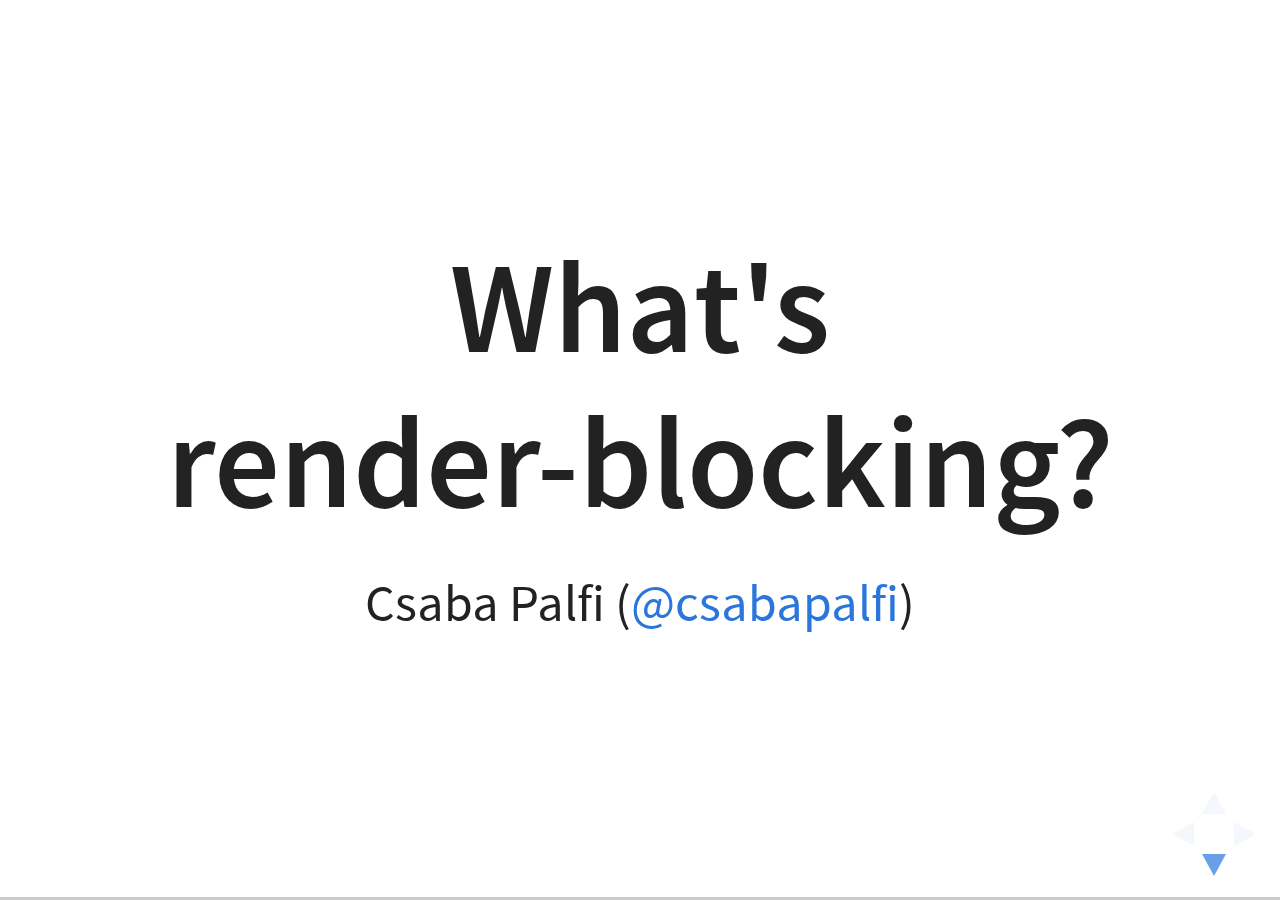
<file: index.html>
<!doctype html>
<html>
	<head>
		<meta charset="utf-8">
		<meta name="viewport" content="width=device-width, initial-scale=1.0, maximum-scale=1.0, user-scalable=no">

		<title>What's render blocking by Csaba Palfi</title>

		<link rel="stylesheet" href="css/reveal.css">
		<link rel="stylesheet" href="css/theme/white.css">

		<!-- Theme used for syntax highlighting of code -->
		<link rel="stylesheet" href="lib/css/zenburn.css">

		<style>
			.reveal section img {
				border: none;
				box-shadow: none;
			}
		</style>

		<!-- Printing and PDF exports -->
		<script>
			var link = document.createElement( 'link' );
			link.rel = 'stylesheet';
			link.type = 'text/css';
			link.href = window.location.search.match( /print-pdf/gi ) ? 'css/print/pdf.css' : 'css/print/paper.css';
			document.getElementsByTagName( 'head' )[0].appendChild( link );
		</script>
	</head>
	<body>
		<div class="reveal">
			<div class="slides">
				<section
					data-markdown="README.md"
					data-separator="^------"
					data-separator-vertical="^---"
					data-separator-notes="^Note:"  
					data-charset="utf-8">
				>
				</section>
			</div>
		</div>

		<script src="lib/js/head.min.js"></script>
		<script src="js/reveal.js"></script>

		<script>
			// More info about config & dependencies:
			// - https://github.com/hakimel/reveal.js#configuration
			// - https://github.com/hakimel/reveal.js#dependencies
			Reveal.initialize({
				history: true,
				dependencies: [
					{ src: 'plugin/markdown/marked.js' },
					{ src: 'plugin/markdown/markdown.js' },
					{ src: 'plugin/notes/notes.js', async: true },
					{ src: 'plugin/highlight/highlight.js', async: true, callback: function() { hljs.initHighlightingOnLoad(); } }
				]
			});
		</script>
	</body>
</html>
</file>
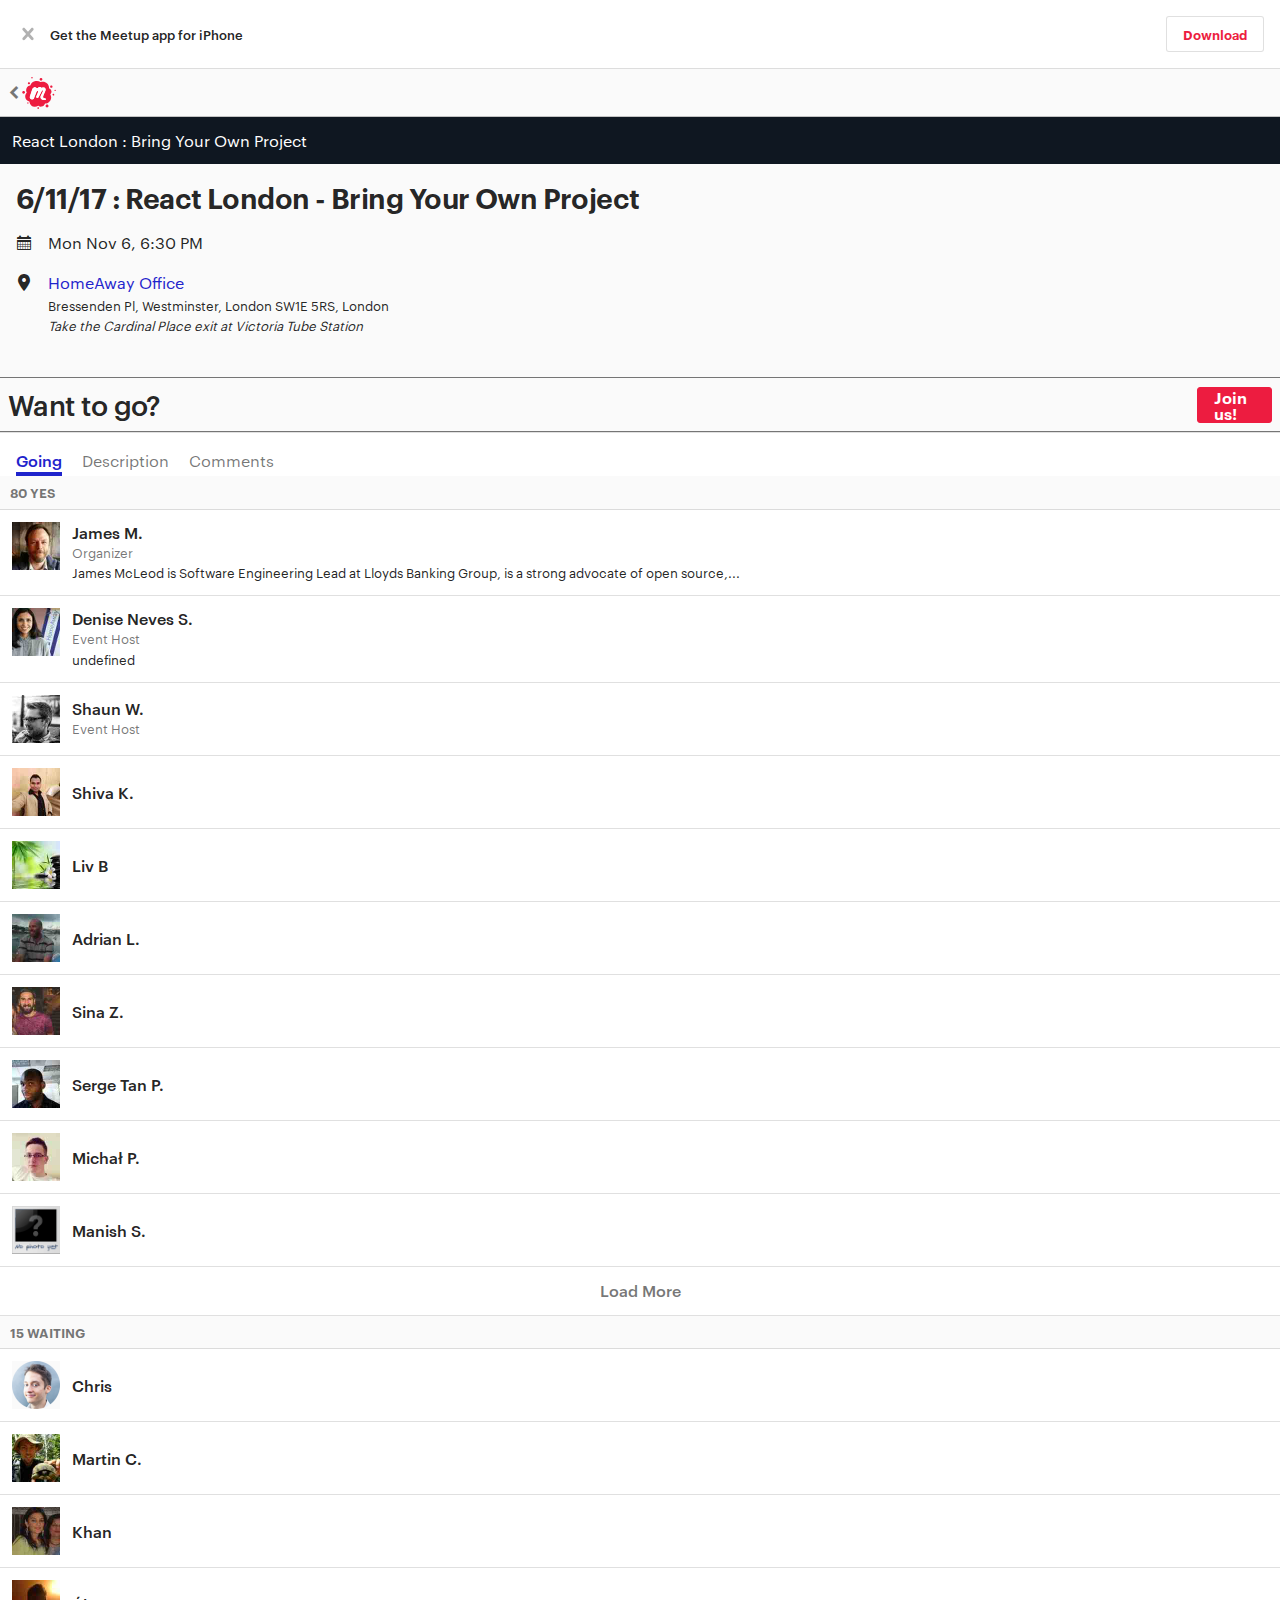
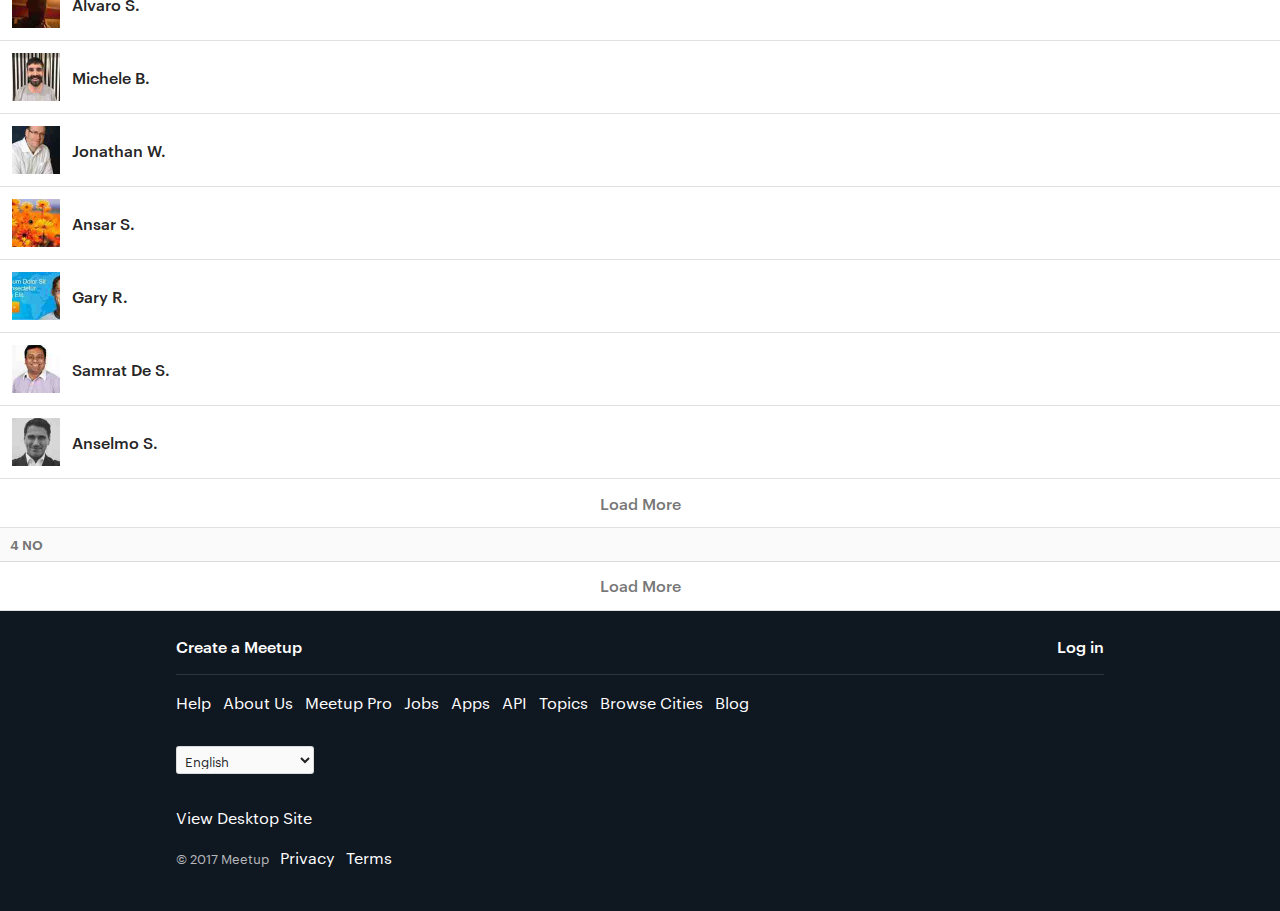
<file: example/fixed/index.html>
<!DOCTYPE html>
<!-- saved from url=(0107)https://www.meetup.com/React-London-Bring-Your-Own-Project/events/243961050/?_cookie-check=MEjVmWtkqXhrmm44 -->
<html><head><meta http-equiv="Content-Type" content="text/html; charset=UTF-8">
	<script>
		new PerformanceObserver((entryList) => {
			console.log(entryList);
			const firstPaint = entryList.getEntriesByType('paint')[0];
			console.log((firstPaint.startTime / 1000).toFixed(2));
		}).observe({ entryTypes: ['paint'] });
	</script>




<!-- BEGIN METADATA -->



	<!-- global meta tags -->
	
	
	<meta content="en" http-equiv="Content-Language">
	<meta content="IE=edge" http-equiv="X-UA-Compatible">
	<meta content="h5EhuAEkLFlZmMxwpH5wnRaoDEmqYCCEUE+FLcrRNvE=" name="verify-v1">
	<meta content="width=device-width, initial-scale=1.0, minimum-scale=1.0, maximum-scale=1.0, user-scalable=no, shrink-to-fit=no" name="viewport">
	




	<!-- page-specific meta tags -->
	
	<meta content="React London : Bring Your Own Project,London,Greater London,United Kingdom,Open Source,Members,group,club,event,community,local,networking,meet,sharing,Meetup" name="keywords">
	<meta content="summary" name="twitter:card">
	<meta content="@meetup" name="twitter:site">
	<meta content="Meetup" property="og:site_name">
	<meta content="375990038" name="twitter:app:id:iphone">
	<meta content="Meetup" name="twitter:app:name:iphone">
	<meta content="com.meetup" name="twitter:app:id:googleplay">
	<meta content="Meetup" name="twitter:app:name:googleplay">
	<meta content="375990038" property="al:ios:app_store_id">
	<meta content="Meetup" property="al:ios:app_name">
	<meta content="com.meetup" property="al:android:package">
	<meta content="Meetup" property="al:android:app_name">
	<meta content="true" property="al:web:should_fallback">
	<meta content="website" property="og:type">
	<meta content="React London : Bring Your Own Project" property="og:title">
	<meta content="https://secure.meetupstatic.com/photos/event/1/5/f/3/highres_459605619.jpeg" property="og:image">
	<meta content="https://secure.meetupstatic.com/photos/event/1/5/f/3/highres_459605619.jpeg" name="twitter:image">
	<meta content="We are really excited to announce our 8th Meetup on Monday 6th November at HomeAway, London from 6:30pm onwards.
https://goo.gl/maps/deynRbb4hzw
• Joel Alm" name="description">
	<meta content="We are really excited to announce our 8th Meetup on Monday 6th November at HomeAway, London from 6:30pm onwards.
https://goo.gl/maps/deynRbb4hzw
• Joel Alm" name="twitter:description">
	<meta content="meetup://React-London-Bring-Your-Own-Project/events/243961050" name="twitter:app:url:iphone">
	<meta content="meetup://React-London-Bring-Your-Own-Project/events/243961050" name="twitter:app:url:googleplay">
	<meta content="meetup://React-London-Bring-Your-Own-Project/events/243961050" property="al:ios:url">
	<meta content="meetup://React-London-Bring-Your-Own-Project/events/243961050" property="al:android:url">
	<meta content="https://www.meetup.com/React-London-Bring-Your-Own-Project/events/243961050/" property="al:web:url">
	<meta content="We are really excited to announce our 8th Meetup on Monday 6th November at HomeAway, London from 6:30pm onwards.
https://goo.gl/maps/deynRbb4hzw
• Joel Almeida, Software Engineer @ HomeAway - During N" property="og:description">
	<meta content="51.4970588684;-0.142027005553" name="geo.position">
	<meta content="London,United Kingdom" name="geo.placename">
	<meta content="GB" name="geo.region">
	




	<!-- global link tags -->
	
	<link rel="canonical" href="https://www.meetup.com/React-London-Bring-Your-Own-Project/events/243961050/">
	<link rel="shortcut icon" href="https://secure.meetupstatic.com/s/img/68780390453345256452178/favicon.ico">
	<link sizes="128x128" rel="shortcut icon" href="https://secure.meetupstatic.com/s/img/422066906568/logo/swarm/m_swarm_128x128.png">
	<link sizes="196x196" rel="shortcut icon" href="https://secure.meetupstatic.com/s/img/9470973077939494/logo/swarm/m_swarm_196x196.png">
	<link sizes="120x120" rel="apple-touch-icon" href="https://secure.meetupstatic.com/s/img/144395054627769971357/logo/swarm/m_swarm_120x120.png">
	<link sizes="152x152" rel="apple-touch-icon" href="https://secure.meetupstatic.com/s/img/4289314927324312702/logo/swarm/m_swarm_152x152.png">
	<link sizes="167x167" rel="apple-touch-icon" href="https://secure.meetupstatic.com/s/img/38189790982697932/logo/swarm/m_swarm_167x167.png">
	<link sizes="180x180" rel="apple-touch-icon" href="https://secure.meetupstatic.com/s/img/38393914187030519533/logo/swarm/m_swarm_180x180.png">
	




	<!-- page-specific link tags -->
	
	<link rel="image_src" href="https://secure.meetupstatic.com/photos/event/1/5/f/3/highres_459605619.jpeg">
	




	<!-- global hreflang link tags -->
	
	<link hreflang="de-DE" rel="alternate" href="https://www.meetup.com/de-DE/React-London-Bring-Your-Own-Project/events/243961050/">
	<link hreflang="en" rel="alternate" href="https://www.meetup.com/React-London-Bring-Your-Own-Project/events/243961050/">
	<link hreflang="en-AU" rel="alternate" href="https://www.meetup.com/en-AU/React-London-Bring-Your-Own-Project/events/243961050/">
	<link hreflang="es" rel="alternate" href="https://www.meetup.com/es/React-London-Bring-Your-Own-Project/events/243961050/">
	<link hreflang="es-ES" rel="alternate" href="https://www.meetup.com/es-ES/React-London-Bring-Your-Own-Project/events/243961050/">
	<link hreflang="fr-FR" rel="alternate" href="https://www.meetup.com/fr-FR/React-London-Bring-Your-Own-Project/events/243961050/">
	<link hreflang="it-IT" rel="alternate" href="https://www.meetup.com/it-IT/React-London-Bring-Your-Own-Project/events/243961050/">
	<link hreflang="ja-JP" rel="alternate" href="https://www.meetup.com/ja-JP/React-London-Bring-Your-Own-Project/events/243961050/">
	<link hreflang="ko-KR" rel="alternate" href="https://www.meetup.com/ko-KR/React-London-Bring-Your-Own-Project/events/243961050/">
	<link hreflang="nl-NL" rel="alternate" href="https://www.meetup.com/nl-NL/React-London-Bring-Your-Own-Project/events/243961050/">
	<link hreflang="pl-PL" rel="alternate" href="https://www.meetup.com/pl-PL/React-London-Bring-Your-Own-Project/events/243961050/">
	<link hreflang="pt-BR" rel="alternate" href="https://www.meetup.com/pt-BR/React-London-Bring-Your-Own-Project/events/243961050/">
	<link hreflang="th-TH" rel="alternate" href="https://www.meetup.com/th-TH/React-London-Bring-Your-Own-Project/events/243961050/">
	<link hreflang="tr-TR" rel="alternate" href="https://www.meetup.com/tr-TR/React-London-Bring-Your-Own-Project/events/243961050/">
	<link hreflang="x-default" rel="alternate" href="https://www.meetup.com/React-London-Bring-Your-Own-Project/events/243961050/">
	






	<!-- page-specific script tags -->
	
	<!-- <script async="" src="./index_files/analytics.js"></script><script async="" src="./index_files/profitwell.js"></script><script src="./index_files/mobile_base.min.js"></script><script src="./index_files/eventDetails_m.min.js"></script><script src="./index_files/report_abuse.min.js"></script><script type="application/ld+json">[{"offers": {"@type": "Offer", "priceCurrency": "GBP", "price": "0"}, "@type": "Event", "@context": "http://schema.org", "url": "https://www.meetup.com/React-London-Bring-Your-Own-Project/events/243961050/", "geo": {"@type": "GeoCoordinates", "latitude": 51.4970588684082, "longitude": -0.14202700555324554}, "name": "6/11/17 : React London - Bring Your Own Project", "location": {"address": {"addressCountry": "gb", "@type": "PostalAddress", "postalCode": "", "streetAddress": "Bressenden Pl, Westminster, London SW1E 5RS", "addressLocality": "London", "addressRegion": ""}, "@type": "Place", "name": "HomeAway Office"}, "startDate": "2017-11-06T18:30:00Z"}]</script> -->

	



<!-- END METADATA -->


<link rel="preload" href="./index_files/graphik.css" as="style" onload="this.rel='stylesheet'">
<link rel="preload" href="./index_files/sassquatch2_shims.css" as="style" onload="this.rel='stylesheet'">

<link rel="preload" href="./index_files/meetup_mobi.css" as="style" onload="this.rel='stylesheet'">

<style type="text/css">
.fb_button {
background-image: url("https://secure.meetupstatic.com/s/img/58068507502172015/externalservice/fb_login_button/facebook_22x22.gif");
}
</style>

<link rel="preload" href="./index_files/report_abuse.css" as="style" onload="this.rel='stylesheet'">

<!-- <script type="text/javascript">(function(){var ERRORS_LOGGED=false;window.onerror=function(msg,file){if(!ERRORS_LOGGED&&msg!=="NOTAREALERROR"&&file&&file.match(/meetup|facebook/gi)&&!file.match(/_crweb\.js$/gi)){ERRORS_LOGGED=true;var err_file=file.split("/").pop().replace(/\W/gi,"_");if(err_file.length>50){return}if(file.split(".").pop()!=="js"){err_file="in_page"}var readyState=(typeof(document.readyState)!=="undefined")?document.readyState:"complete";if(err_file==="in_page"&&readyState==="loading"){return}var xhr=new XMLHttpRequest();xhr.open("GET","/api/?method=logJSError&arg_error=&arg_key=js.mweb_error."+err_file,true);xhr.send()}}})();</script> -->

<!--[if lt IE 9]>
	<script>document.createElement('nav');document.createElement('footer');</script>
	<![endif]-->
<!-- shared global -->
<!-- 
<script type="text/javascript">var requirejs,require,define;!function(a){function b(a,b){return r.call(a,b)}function c(a,b){var c,d,e,f,g,h,i,j,k,l,m,n=b&&b.split("/"),o=p.map,q=o&&o["*"]||{};if(a&&"."===a.charAt(0))if(b){for(n=n.slice(0,n.length-1),a=a.split("/"),g=a.length-1,p.nodeIdCompat&&t.test(a[g])&&(a[g]=a[g].replace(t,"")),a=n.concat(a),k=0;k<a.length;k+=1)if(m=a[k],"."===m)a.splice(k,1),k-=1;else if(".."===m){if(1===k&&(".."===a[2]||".."===a[0]))break;k>0&&(a.splice(k-1,2),k-=2)}a=a.join("/")}else 0===a.indexOf("./")&&(a=a.substring(2));if((n||q)&&o){for(c=a.split("/"),k=c.length;k>0;k-=1){if(d=c.slice(0,k).join("/"),n)for(l=n.length;l>0;l-=1)if(e=o[n.slice(0,l).join("/")],e&&(e=e[d])){f=e,h=k;break}if(f)break;!i&&q&&q[d]&&(i=q[d],j=k)}!f&&i&&(f=i,h=j),f&&(c.splice(0,h,f),a=c.join("/"))}return a}function d(b,c){return function(){return k.apply(a,s.call(arguments,0).concat([b,c]))}}function e(a){return function(b){return c(b,a)}}function f(a){return function(b){n[a]=b}}function g(c){if(b(o,c)){var d=o[c];delete o[c],q[c]=!0,j.apply(a,d)}if(!b(n,c)&&!b(q,c))throw new Error("No "+c);return n[c]}function h(a){var b,c=a?a.indexOf("!"):-1;return c>-1&&(b=a.substring(0,c),a=a.substring(c+1,a.length)),[b,a]}function i(a){return function(){return p&&p.config&&p.config[a]||{}}}var j,k,l,m,n={},o={},p={},q={},r=Object.prototype.hasOwnProperty,s=[].slice,t=/\.js$/;l=function(a,b){var d,f=h(a),i=f[0];return a=f[1],i&&(i=c(i,b),d=g(i)),i?a=d&&d.normalize?d.normalize(a,e(b)):c(a,b):(a=c(a,b),f=h(a),i=f[0],a=f[1],i&&(d=g(i))),{f:i?i+"!"+a:a,n:a,pr:i,p:d}},m={require:function(a){return d(a)},exports:function(a){var b=n[a];return"undefined"!=typeof b?b:n[a]={}},module:function(a){return{id:a,uri:"",exports:n[a],config:i(a)}}},j=function(c,e,h,i){var j,k,p,r,s,t,u=[],v=typeof h;if(i=i||c,"undefined"===v||"function"===v){for(e=!e.length&&h.length?["require","exports","module"]:e,s=0;s<e.length;s+=1)if(r=l(e[s],i),k=r.f,"require"===k)u[s]=m.require(c);else if("exports"===k)u[s]=m.exports(c),t=!0;else if("module"===k)j=u[s]=m.module(c);else if(b(n,k)||b(o,k)||b(q,k))u[s]=g(k);else{if(!r.p)throw new Error(c+" missing "+k);r.p.load(r.n,d(i,!0),f(k),{}),u[s]=n[k]}p=h?h.apply(n[c],u):void 0,c&&(j&&j.exports!==a&&j.exports!==n[c]?n[c]=j.exports:p===a&&t||(n[c]=p))}else c&&(n[c]=h)},requirejs=require=k=function(b,c,d,e,f){if("string"==typeof b)return m[b]?m[b](c):g(l(b,c).f);if(!b.splice){if(p=b,p.deps&&k(p.deps,p.callback),!c)return;c.splice?(b=c,c=d,d=null):b=a}return c=c||function(){},"function"==typeof d&&(d=e,e=f),e?j(a,b,c,d):setTimeout(function(){j(a,b,c,d)},4),k},k.config=function(a){return k(a)},requirejs._defined=n,define=function(a,c,d){c.splice||(d=c,c=[]),b(n,a)||b(o,a)||(o[a]=[a,c,d])},define.amd={jQuery:!0}}();</script>
<script type="text/javascript">(function(){var Member,Chapter,Event,Geo,GeoIp,Context,state;Member={id:0,isLoggedIn:false,name:"",unescapedName:"",lat:"0.0",lon:"0.0",radius:"50",country:"us",zip:"",isCoord:false,isOrganizingAny:false,twitterAccount:false,fbMember:false,status:1,isOwner:false,isCOOrg:false,groupsLink:"https://www.meetup.com/members/0/groups/",groupCount:0,isEvtOrg:false,isChapterOrg:false,isMember:false,isQLed:false,isMupAdmin:false,memberThumb:"https://secure.meetupstatic.com/img/noPhoto_50.png",isAuthFiltered:false,isVisitor:false,accessToken:"",bio:"",bioTruncatedAndLinkified:"",customTitle:"",hasAppleSub:false};Chapter={id:19563374,name:"React London : Bring Your Own Project",unescapedName:"React London : Bring Your Own Project",who:"Members",lat:"51.52",lon:"-0.08",city:"London",state:"17",country:"gb",isOrgApproval:false,isPrivate:false,zip:"E1 6DU",domain:"",threshold:3,previewUrl:"https://www.meetup.com/React-London-Bring-Your-Own-Project/?op=preview",groupApiUrl:"https://www.meetup.com/React-London-Bring-Your-Own-Project/api/",localTime:"November 2, 2017 23:56:32",groupUrl:"https://www.meetup.com/React-London-Bring-Your-Own-Project/",urlname:"React-London-Bring-Your-Own-Project",feeCurrency:"USD"};Event={title:"6/11/17 : React London - Bring Your Own Project",id:"243961050",rsvpLimit:80,spotsLeft:0,guestLimit:2,paymentRequired:false,hasPayment:false,hasWaitlist:false,hasRsvpQuestions:false,myRsvp:{response:null,guests:0,tickets:0}};Geo={ICBM:"51.497059,-0.142027",lat:"51.497059",lon:"-0.142027",placename:"London,, gb",region:"GB",zip:"",country:"gb"};GeoIp={city:"London",state:"H9",zip:"EC2V",country:"gb"};Context={isSecure:true,BaseUrl:"https://www.meetup.com/",OldSecureUrl:"https://secure.meetup.com/",CookieDomain:".meetup.com",isMobile:true,isMobileDevice:true,isDev:false,isQa:false,isNativeApp:false};state={Member:Member,Chapter:Chapter,Event:Event,FbAppKey:"",Geo:Geo,GeoIp:GeoIp,Language:"en_US",Context:Context};if(typeof define==="function"){define("state",state)}else{window.__state=state}})();</script>
<script>define("vanilla",[],function(){var a={};return a.extend=function(a,b){for(var c in b)b.hasOwnProperty(c)&&(a[c]=b[c])},a}),function(){function a(){var a={isBasicJsOnly:null,notifyFn:null},b=function(a){this.fired?a.call():this.callbacks.push(a)},c=function(){this.fired=!0;for(var a=0;a<this.callbacks.length;a++)this.callbacks[a].call()};return a.onMuLoaded={name:"µ",fired:!1,callbacks:[],add:b,done:c},a.onBasicLoaded={name:"basic",fired:!1,callbacks:[],add:b,done:c},a.setBasicJsOnly=function(b){a.isBasicJsOnly=b,"function"==typeof a.notifyFn&&a.notifyFn(b)},a}define("onloader",a)}(),function(){function a(a){function b(a){return a?a.isTest?".localhost":a.CookieDomain:".meetup.com"}function c(a){var b=new Date;return a&&(a=1e3*a*60*60*24),new Date(b.getTime()+a)}function d(d,e,f,g,h,i,j,k){var l=c(f);h||(h=b(a.Context));var m=d+"="+(j?e:escape(e))+(f?";expires="+l.toGMTString():"")+(k?";max-age="+k:"")+";path="+(g?g:"/")+";domain="+h+(i?";secure":"");return document.cookie=m,m}function e(b,c,e){c||(c=a.Context.isTest?"localhost":a.Context.CookieDomain),e||(e="/"),d(b,"",-1,e,c)}function f(a){var b=document.cookie.indexOf(a+"="),c=b+a.length+1;if(!b&&a!=document.cookie.substring(0,a.length))return null;if(-1==b)return null;var d=document.cookie.indexOf(";",c);return-1==d&&(d=document.cookie.length),unescape(document.cookie.substring(c,d)).replace(/^\"|\"$/g,"")}return{getCookie:f,setCookie:d,removeCookie:e,_getDomain:b}}define("core/cookie",["state"],a)}(window);var _typeof="function"==typeof Symbol&&"symbol"==typeof Symbol.iterator?function(a){return typeof a}:function(a){return a&&"function"==typeof Symbol&&a.constructor===Symbol&&a!==Symbol.prototype?"symbol":typeof a};!function(){function a(a){return d[a]}function b(a,b){var c;if("object"===("undefined"==typeof a?"undefined":_typeof(a)))for(c in a)a.hasOwnProperty(c)&&(d[c]=a[c]);else d[a]=b}function c(){return{set:b,get:a}}var d={};define("core/data",c)}(window),function(){function a(){var a={},b=function(b,c,d){if(d=d||{},"string"!=typeof b)throw"trn requires a key!";if("string"!=typeof c)throw"Please provide content for "+b;var e,f=a[b]||c;for(e in d)f=f.replace("{"+e+"}",d[e]);return f};return b.add=function(b,c){return a[b]=c,this},b}define("core/trn",a)}(),function(a,b,c){function d(a){return!a||"loaded"==a||"complete"==a||"uninitialized"==a}function e(a,c,e,f,h,i){var j,k,m=b.createElement("script");f=f||l.errorTimeout,m.src=a;for(k in e)m.setAttribute(k,e[k]);c=i?g:c||s,m.onreadystatechange=m.onload=function(){!j&&d(m.readyState)&&(j=1,c(),m.onload=m.onreadystatechange=null)},n(function(){j||(j=1,c(1))},f),F(),h?m.onload():o.parentNode.insertBefore(m,o)}function f(a,c,d,e,f,h){var i,j=b.createElement("link");e=e||l.errorTimeout,c=h?g:c||s,j.href=a,j.rel="stylesheet",j.type="text/css";for(i in d)j.setAttribute(i,d[i]);f||(F(),o.parentNode.insertBefore(j,o),n(c,0))}function g(){var a=q.shift();r=1,a?a.t?n(function(){("c"==a.t?l.injectCss:l.injectJs)(a.s,0,a.a,a.x,a.e,1)},0):(a(),g()):r=0}function h(a,c,e,f,h,i,j){function k(b){if(!p&&d(m.readyState)&&(t.r=p=1,!r&&g(),b)){"img"!=a&&n(function(){v.removeChild(m)},50);for(var e in H[c])H[c].hasOwnProperty(e)&&H[c][e].onload();m.onload=m.onreadystatechange=null}}j=j||l.errorTimeout;var m=b.createElement(a),p=0,s=0,t={t:e,s:c,e:h,a:i,x:j};1===H[c]&&(s=1,H[c]=[]),"object"==a?(m.data=c,m.setAttribute("type","text/css")):(m.src=c,m.type=a),m.width=m.height="0",m.onerror=m.onload=m.onreadystatechange=function(){k.call(this,s)},q.splice(f,0,t),"img"!=a&&(s||2===H[c]?(F(),v.insertBefore(m,u?null:o),n(k,j)):H[c].push(m))}function i(a,b,c,d,e){return r=0,b=b||"j",D(a)?h("c"==b?A:z,a,b,this.i++,c,d,e):(q.splice(this.i++,0,a),1==q.length&&g()),this}function j(){var a=l;return a.loader={load:i,i:0},a}var k,l,m=b.documentElement,n=a.setTimeout,o=b.getElementsByTagName("script")[0],p={}.toString,q=[],r=0,s=function(){},t="MozAppearance"in m.style,u=t&&!!b.createRange().compareNode,v=u?m:o.parentNode,w=a.opera&&"[object Opera]"==p.call(a.opera),x=!!b.attachEvent&&!w,y="webkitAppearance"in m.style&&!("async"in b.createElement("script")),z=t?"object":x||y?"script":"img",A=x?"script":y?"img":z,B=Array.isArray||function(a){return"[object Array]"==p.call(a)},C=function(a){return Object(a)===a},D=function(a){return"string"==typeof a},E=function(a){return"[object Function]"==p.call(a)},F=function(){o&&o.parentNode||(o=b.getElementsByTagName("script")[0])},G=[],H={},I={timeout:function(a,b){return b.length&&(a.timeout=b[0]),a}};l=function(a){function b(a){var b,c,d,e=a.split("!"),f=G.length,g=e.pop(),h=e.length,i={url:g,origUrl:g,prefixes:e};for(c=0;h>c;c++)d=e[c].split("="),b=I[d.shift()],b&&(i=b(i,d));for(c=0;f>c;c++)i=G[c](i);return i}function d(a){var b=a.split("?")[0];return b.substr(b.lastIndexOf(".")+1)}function e(a,e,f,g,h){{var i=b(a),k=i.autoCallback;d(i.url)}if(!i.bypass)return e&&(e=E(e)?e:e[a]||e[g]||e[a.split("/").pop().split("?")[0]]),i.instead?i.instead(a,e,f,g,h):(H[i.url]&&i.reexecute!==!0?i.noexec=!0:H[i.url]=1,a&&f.load(i.url,i.forceCSS||!i.forceJS&&"css"==d(i.url)?"c":c,i.noexec,i.attrs,i.timeout),(E(e)||E(k))&&f.load(function(){j(),e&&e(i.origUrl,h,g),k&&k(i.origUrl,h,g),H[i.url]=2}),void 0)}function f(a,b){function c(a,c){if(""===a||a){if(D(a))c||(j=function(){var a=[].slice.call(arguments);k.apply(this,a),l()}),e(a,j,b,0,g);else if(C(a)){d=function(){var b,c=0;for(b in a)a.hasOwnProperty(b)&&c++;return c}();for(f in a)a.hasOwnProperty(f)&&(c||--d||(E(j)?j=function(){var a=[].slice.call(arguments);k.apply(this,a),l()}:j[f]=function(a){return function(){var b=[].slice.call(arguments);a&&a.apply(this,b),l()}}(k[f])),e(a[f],j,b,f,g))}}else!c&&l()}var d,f,g=!!a.test,h=g?a.yep:a.nope,i=a.load||a.both,j=a.callback||s,k=j,l=a.complete||s;c(h,!!i||!!a.complete),i&&c(i),!i&&!!a.complete&&c("")}var g,h,i=this.yepnope.loader;if(D(a))e(a,0,i,0);else if(B(a))for(g=0;g<a.length;g++)h=a[g],D(h)?e(h,0,i,0):B(h)?l(h):C(h)&&f(h,i);else C(a)&&f(a,i)},l.addPrefix=function(a,b){I[a]=b},l.addFilter=function(a){G.push(a)},l.errorTimeout=1e4,null==b.readyState&&b.addEventListener&&(b.readyState="loading",b.addEventListener("DOMContentLoaded",k=function(){b.removeEventListener("DOMContentLoaded",k,0),b.readyState="complete"},0)),a.yepnope=j(),a.yepnope.executeStack=g,a.yepnope.injectJs=e,a.yepnope.injectCss=f}(this,document),define("../mobile/libs/yepnope",function(){}),function(){function a(a,b,c){a.extend(window,c);var d=function(a){a===!0&&b.onBasicLoaded.done()};b.isBasicJsOnly===!0?b.onBasicLoaded.done():null===b.isBasicJsOnly&&(b.notifyFn=d)}require(["vanilla","onloader","core/cookie","core/data","core/trn","../mobile/libs/yepnope"],a)}(),define("basic",function(){});</script>
<script type="text/javascript">(function(){var State=require("state");window.isNativeApp=State.Context.isNativeApp;window.IS_QA=State.Context.isQa;window.IS_DEV=State.Context.isDev}());window.Meetup={Copy:{},Data:{}};</script>

<script type="text/javascript">window.MM=window.Meetup.Mobile={URL:{}};(function(){var State=require("state"),Cookie=require("core/cookie");window.MM.Member=State.Member;window.MM.Chapter=State.Chapter;window.MM.Event=State.Event;window.Meetup.Language=State.Language;window.Meetup.isSecure=State.Context.isSecure;window.getCookie=MM.getCookie=Cookie.getCookie;window.setCookie=MM.setCookie=Cookie.setCookie;window.removeCookie=MM.removeCookie=Cookie.removeCookie}());window.doAjax=function(url,data,callback){if(window.jQuery){jQuery.ajax({url:url,data:data,success:(callback||jQuery.noop)})}else{setTimeout(function(){window.doAjax(url,data,callback)},1000)}};window.parseQueryString=function(url){var o={},hash;var qStr=url||window.location.href;var hashPairs=qStr.slice(qStr.indexOf("?")+1).replace(/\+/g,"%20").split(/(\&amp\;|\&\#38\;|\&#x26;|\&)/);for(var i=0;i<hashPairs.length;i++){hash=hashPairs[i].split("=");if(hash.length===2){o[decodeURIComponent(hash[0])]=decodeURIComponent(hash[1])}}return o};window.namespace=function(ns){var nodes=ns.split(".");if(nodes[0]==="Mobile"){nodes.shift()}var l=nodes.length,target=MM;if(l>0){while(l--){var node=nodes.shift();target=(typeof target[node]=="undefined")?(target[node]={}):target[node]}}else{throw new Error("Meetup.Mobile.namespace() failed due to poorly formatted namespace param!")}};</script> -->



<!-- 


<script>
(function(){
var html = document.getElementsByTagName("html")[0];
html.className = html.className + " hasJS";
})();
</script> -->


<link rel="shortcut icon" href="https://secure.meetupstatic.com/s/img/68780390453345256452178/favicon.ico">
<link rel="apple-touch-icon" sizes="120x120" href="https://secure.meetupstatic.com/s/img/144395054627769971357/logo/swarm/m_swarm_120x120.png">
<link rel="apple-touch-icon" sizes="152x152" href="https://secure.meetupstatic.com/s/img/4289314927324312702/logo/swarm/m_swarm_152x152.png">
<link rel="apple-touch-icon" sizes="167x167" href="https://secure.meetupstatic.com/s/img/38189790982697932/logo/swarm/m_swarm_167x167.png">
<link rel="apple-touch-icon" sizes="180x180" href="https://secure.meetupstatic.com/s/img/38393914187030519533/logo/swarm/m_swarm_180x180.png">
<link rel="shortcut icon" sizes="128x128" href="https://secure.meetupstatic.com/s/img/422066906568/logo/swarm/m_swarm_128x128.png">
<link rel="shortcut icon" sizes="196x196" href="https://secure.meetupstatic.com/s/img/9470973077939494/logo/swarm/m_swarm_196x196.png"><meta name="viewport" content="width=device-width, initial-scale=1.0, minimum-scale=1.0, maximum-scale=1.0, user-scalable=no">

<title>6/11/17 : React London - Bring Your Own Project -  React London : Bring Your Own Project (London, England)
 - Meetup</title>
<style type="text/css">
#headerAvatar{background-repeat:no-repeat;background-position:center;background-size:cover}#footerAuthLink{*zoom:1}#footerAuthLink:before,#footerAuthLink:after{content:" ";display:table}#footerAuthLink:after{clear:both}#mainFooter a.link,.runningText #mainFooter a{color:#1f24cc}#mainFooter a.link,.runningText #mainFooter a,#mainFooter a.link svg,.runningText #mainFooter a svg{stroke:transparent;fill:#1f24cc}#mainFooter a.link:hover,.runningText #mainFooter a:hover,#mainFooter a.link:focus,.runningText #mainFooter a:focus,#mainFooter a.link:active,.runningText #mainFooter a:active{text-decoration:underline}#mainFooter a.link .button,.runningText #mainFooter a .button{text-decoration:none}.inverted #mainFooter a.link,#mainFooter .inverted a.link,.inverted .runningText #mainFooter a,.runningText #mainFooter .inverted a{color:#4dd1ed}.inverted #mainFooter a.link,#mainFooter .inverted a.link,.inverted .runningText #mainFooter a,.runningText #mainFooter .inverted a,.inverted #mainFooter a.link svg,#mainFooter .inverted a.link svg,.inverted .runningText #mainFooter a svg,.runningText #mainFooter .inverted a svg{stroke:transparent;fill:#4dd1ed}.link{color:#1f24cc !important}#headerAvatar{background-repeat:no-repeat;background-position:center;background-size:cover}#footerAuthLink{*zoom:1}#footerAuthLink:before,#footerAuthLink:after{content:" ";display:table}#footerAuthLink:after{clear:both}#nav-profile .nav-avatar{padding:4px 0 4px 5px;background-color:#fff;border-radius:25px;border:2px solid rgba(0,0,0,0.12);width:54px;position:relative;cursor:pointer}#nav-profile .nav-avatar.qled{border-color:#ed1c40}#nav-profile .nav-avatar .icon-drop-down{color:rgba(0,0,0,0.54);position:absolute;top:17px;right:7px;font-size:10px}#nav-profile .nav-avatar:hover{background-color:rgba(0,0,0,0.12)}#nav-profile .nav-avatar:hover .icon-drop-down{color:#1f24cc}#nav-account-links{margin:0;padding:5px 0}#nav-account-links li{color:rgba(0,0,0,0.54)}#nav-account-links li:last-child a{border-bottom:0}#nav-account-links li a{margin:0 20px;padding:12px 0;border-bottom:1px solid rgba(0,0,0,0.12);font-size:16px;white-space:nowrap}#nav-account-links li a:link,#nav-account-links li a:visited{color:rgba(0,0,0,0.54)}#nav-account-links li a:hover{margin:0;padding:12px 20px;border-color:#ed1c40}#nav-profile--dropdownMenu{width:512px;padding:0;margin-top:12px;right:14px}#nav-profile--dropdownMenu:before,#nav-profile--dropdownMenu:after{left:470px}#C_groupsMenu{border-radius:3px 0 0 3px;background-color:#fff;margin:0;padding:5px 0 0;min-height:145px}#C_groupsMenu p{color:rgba(0,0,0,0.54)}#C_groupsMenu ul{padding-left:0}#C_groupsMenu li a{margin:0 20px;padding:12px 0;border-bottom:1px solid rgba(0,0,0,0.12);font-size:16px}#C_groupsMenu li a:link,#C_groupsMenu li a:visited{color:rgba(0,0,0,0.87)}#C_groupsMenu li a:hover{margin:0;padding:12px 20px;border-color:#ed1c40}#C_groupsMenu li:last-child a{border-bottom:0}#nav-notifications .dropdown-menu{width:360px;margin-top:8px;padding:0 !important}#nav-notifications .dropdown-menu:before,#nav-notifications .dropdown-menu:after{left:290px}#nav-notifications .notifList{overflow-x:hidden;overflow-y:auto;max-height:400px}#nav-notifications .notifLabel{padding:16px;font-size:13px;line-height:1;color:rgba(0,0,0,0.54);border-bottom:1px solid rgba(0,0,0,0.12)}#nav-notifications .timeLabel{font-size:10px;white-space:nowrap}#nav-notifications .notifContent{font-size:14px}#nav-notifications .notifAvatar{margin:0;padding:0;background-color:rgba(0,0,0,0.12)}#nav-notifications .notifText{margin:0;padding:0;text-align:left}#nav-notifications .notifItem{padding:0;background-color:rgba(0,0,0,0.12);border-top:1px solid rgba(0,0,0,0.12)}#nav-notifications .notifItem.notifItem--unclicked{background-color:#fff}#nav-notifications .notifItem.notifItem--empty{padding-top:16px;min-height:60px}#nav-notifications .notifItem a:hover{background-color:#d6f5ff;color:rgba(0,0,0,0.54) !important}#nav-notifications .notifItem:first-child{border-top:0}#nav-notifications .notifItem a{text-decoration:none}#navBanner{position:relative;background:#fff;max-width:none;border-bottom:1px solid rgba(0,0,0,0.26);box-shadow:0px 3px 3px 0px rgba(0,0,0,0.26);font-weight:500;padding:0}#navBanner.red{color:#F64060}#navBanner a.red{color:#F64060}#navBanner a.red:hover{text-decoration:none}#navBanner .navBanner--cta{display:inline-block;border-bottom:1px solid #F64060}#navBanner .navBanner--icon{padding-right:16px}#navBanner .navBanner--text{padding-left:16px}@media only screen and (min-width: 640px){#navBanner .navBanner--text{text-align:center}}#navBanner .navBanner--close{display:block;padding:16px}#globalNav{border-bottom:1px solid rgba(0,0,0,0.12);padding:4px 0 0 0;background-color:#fff;position:relative;margin:0}.inverted #globalNav{border-bottom:1px solid rgba(255,255,255,0.2)}#globalNav>.row{-webkit-box-pack:distribute;box-pack:distribute;-webkit-justify-content:space-around;-ms-justify-content:space-around;justify-content:space-around;-ms-flex-pack:distribute}#globalNav>.row>.row-item{-webkit-align-self:center;align-self:center;-ms-flex-item-align:center;padding:0}@media only screen and (min-width: 640px){#globalNav .dropdown .dropdown-toggle{display:-webkit-box;display:-moz-box;display:box;display:-webkit-flex;display:-moz-flex;display:-ms-flexbox;display:flex}}#globalNav .dropdown .dropdown-menu{-webkit-box-shadow:rgba(0,0,0,0.54) 0 3px 8px 0;box-shadow:rgba(0,0,0,0.54) 0 3px 8px 0;min-width:auto;top:auto;right:0}#globalNav .dropdown .dropdown-menu li{padding:0}#globalNav .dropdown .dropdown-menu li a{border-radius:0}#globalNav .countable{position:relative}#globalNav .ql{position:absolute;background:#F64060;font-size:10px;color:#fff;padding:4px;border-radius:4px;top:-8px;right:-8px}@media only screen and (min-width: 640px){#globalNav .ql{top:4px;right:-12px}}#globalNav #C_langs{margin-top:0;background:transparent}#globalNav #nav-notifications .dropdown-menu{-webkit-transform:translateX(44px);-ms-transform:translateX(44px);transform:translateX(44px)}#homeLink{display:inline-block;line-height:0;vertical-align:bottom}#headerAvatar{background-color:#fafafa;background-position:center 42%;color:transparent;display:block;font-size:0;text-indent:100%;white-space:nowrap;vertical-align:middle;border-radius:999px;box-sizing:border-box;margin:0 auto}.headerTab,.dropdown.callout .headerTab.dropdown-toggle{display:-webkit-box;display:-moz-box;display:box;display:-webkit-flex;display:-moz-flex;display:-ms-flexbox;display:flex;-webkit-box-align:flex;box-align:flex;-webkit-align-items:flex;-ms-align-items:flex;align-items:flex;-ms-flex-align:flex;-webkit-box-orient:vertical;box-orient:vertical;-webkit-box-direction:normal;box-direction:normal;-webkit-flex-direction:column;flex-direction:column;-ms-flex-direction:column;text-align:center;min-height:64px}.dropdown-toggle{z-index:19}#ctaLinks .row-item{-webkit-align-self:center;align-self:center;-ms-flex-item-align:center}@media only screen and (min-width: 640px){#ctaLinks .row-item{margin-right:16px}}#ctaLinks .row-item.hasPromo{-webkit-transform:translateY(9px);-ms-transform:translateY(9px);transform:translateY(9px);line-height:1.2 !important}#promoBanner h1,#promoBanner h2,#promoBanner h3,#promoBanner h4,#promoBanner h5,#promoBanner h6,#promoBanner span,#promoBanner p,#promoBanner div,#promoBanner em,#promoBanner strong{color:#F64060 !important;font-size:13px !important;font-weight:500 !important;font-style:normal !important;text-transform:none !important;text-decoration:none !important;display:inline !important;padding:0 0 0 0.25em !important;margin:0 !important}#promoBanner h1,#promoBanner h1 svg,#promoBanner h2,#promoBanner h2 svg,#promoBanner h3,#promoBanner h3 svg,#promoBanner h4,#promoBanner h4 svg,#promoBanner h5,#promoBanner h5 svg,#promoBanner h6,#promoBanner h6 svg,#promoBanner span,#promoBanner span svg,#promoBanner p,#promoBanner p svg,#promoBanner div,#promoBanner div svg,#promoBanner em,#promoBanner em svg,#promoBanner strong,#promoBanner strong svg{stroke:transparent;fill:#F64060 !important}.header--new .headerTab-iconWrap,.header--new .headerTab-label{-webkit-flex-grow:2;flex-grow:2;-ms-flex-positive:2;-webkit-flex-basis:auto;flex-basis:auto;-ms-flex-preferred-size:auto;box-sizing:border-box;height:initial}#globalNav.header--new{padding:8px 0}@media only screen and (min-width: 640px){#globalNav.header--new{padding:16px 16px 8px}#globalNav.header--new>.row{-webkit-box-pack:justify;box-pack:justify;-webkit-justify-content:space-between;-ms-justify-content:space-between;justify-content:space-between;-ms-flex-pack:justify}#globalNav.header--new>.row>.row-item{-webkit-align-self:center;align-self:center;-ms-flex-item-align:center;padding-left:16px;align-self:center}#globalNav.header--new>.row>.row-item:first-child{padding-left:0}}#globalNav.header--new .countIndicator{background-color:#0fd9a3;border-radius:999px;width:8px;height:8px;position:absolute;top:4px;right:30%;border:3px solid #fff;text-indent:100%;white-space:nowrap;overflow:hidden}#globalNav.header--new .countIndicator.countIndicator--messagesTab{right:17%}@media only screen and (min-width: 640px){#globalNav.header--new .countIndicator{-webkit-transform:translate(-5px, -5px);-ms-transform:translate(-5px, -5px);transform:translate(-5px, -5px);display:inline-block;position:static;margin-right:-12px}}#globalNav.header--new .countIndicator[data-count='0']{display:none}.header--new #headerAvatar{width:24px;height:24px}@media only screen and (min-width: 640px){.header--new #headerAvatar{margin-left:16px;transform:translateY(-3px);width:30px;height:30px}}@media only screen and (min-width: 640px){.header--new .headerTab,.header--new .dropdown.callout .headerTab.dropdown-toggle{min-height:initial;-webkit-box-pack:center;box-pack:center;-webkit-justify-content:center;-ms-justify-content:center;justify-content:center;-ms-flex-pack:center}}#globalNav.header--new .svg--chevron-small-down{-webkit-transform:translate(10%, 20%);-ms-transform:translate(10%, 20%);transform:translate(10%, 20%)}.header--new #nav-profile--dropdownMenu:before,.header--new #nav-profile--dropdownMenu:after{left:482px}.header--new #nav-notifications .dropdown-menu:before,.header--new #nav-notifications .dropdown-menu:after{left:260px}.header--new .headerTab,.header--new .headerTab:link,.header--new .headerTab:visited{color:rgba(0,0,0,0.54)}.header--new .headerTab:hover,.header--new .headerTab:active{text-decoration:none !important}@media only screen and (min-width: 640px){.header--new .headerTab:hover .headerTab-label,.header--new .headerTab:active .headerTab-label{color:#F64060}}.header--new .headerTab-iconWrap{display:-webkit-box;display:-moz-box;display:box;display:-webkit-flex;display:-moz-flex;display:-ms-flexbox;display:flex;-webkit-box-align:center;box-align:center;-webkit-align-items:center;-ms-align-items:center;align-items:center;-ms-flex-align:center}.header--new .headerTab-iconWrap,.header--new .headerTab-iconWrap svg{stroke:transparent;fill:rgba(0,0,0,0.26) !important}.header--new .headerTab-iconWrap img{margin:0 auto}.header--new .headerTab-label{-webkit-flex-grow:0;flex-grow:0;-ms-flex-positive:0;-webkit-flex-shrink:1;flex-shrink:1;-ms-flex-negative:1;-webkit-flex-basis:22px;flex-basis:22px;-ms-flex-preferred-size:22px;font-size:12px;display:block;height:initial;color:rgba(0,0,0,0.54);border-bottom:3px solid transparent;max-width:18vw}.selected .header--new .headerTab-label{border-bottom:3px solid #F64060}@media only screen and (min-width: 640px){.header--new .headerTab-label{font-size:14px;display:inline-block;margin-left:16px}}.header--new #logoContainer{-webkit-flex-grow:1;flex-grow:1;-ms-flex-positive:1;-webkit-flex-basis:0;flex-basis:0;-ms-flex-preferred-size:0;box-sizing:border-box;width:auto;min-width:0}.ieRoot_lt_IE10 .header--new #logoContainer{display:table-cell}.ieRoot_lt_IE10 .header--new #logoContainer{vertical-align:top}.header--new #logoScript{height:44px}.header--new #logoSwarm{height:48px;transform:translateY(-4px);margin-top:-4px;margin-bottom:-4px}@media only screen and (min-width: 640px){.header--new #profileNav{-webkit-box-orient:horizontal;box-orient:horizontal;-webkit-box-direction:normal;box-direction:normal;-webkit-flex-direction:row;flex-direction:row;-ms-flex-direction:row}}.header--new #profileNav svg,.header--new #profileNav svg svg{stroke:transparent;fill:rgba(0,0,0,0.26) !important}#globalNav.header--new.unauthenticated{padding:16px 16px 8px}#globalNav.header--new.unauthenticated .headerTab{min-height:initial;margin-left:16px}#globalNav.header--new.unauthenticated .headerTab-label{cursor:pointer;font-size:14px}@media only screen and (min-width: 640px){#globalNav.header--new.unauthenticated .headerTab,#globalNav.header--new.unauthenticated .headerTab-label{margin:0;padding:0}}#globalNav.header--new.unauthenticated #ctaLinks>.row-item{-ms-flex-item-align:center !important;align-self:center !important}#globalNav.header--new #headerCreateLink .headerTab-label{font-weight:600;color:#F64060 !important}#globalNav.header--new.authenticated #ctaLinks{border-right:1px solid rgba(0,0,0,0.12)}.inverted #globalNav.header--new.authenticated #ctaLinks{border-right:1px solid rgba(255,255,255,0.2)}#mainFooter{color:#fff;background-color:#0f1721;margin-bottom:0px}#mainFooter a{color:inherit !important;text-decoration:none}#mainFooter a:not(.button){font-size:13px}@media only screen and (min-width: 640px){#mainFooter a:not(.button){font-size:16px}}#mainFooter a.link.button,.runningText #mainFooter a.button{text-decoration:none}#mainFooter .inlineblockList>li{padding-right:8px}#mainFooter .bordered{border-top:1px solid rgba(255,255,255,0.12);padding-top:16px}#mainFooter .text--secondary{color:rgba(255,255,255,0.7)}#mainFooter-bounds{box-sizing:border-box;margin-left:auto;margin-right:auto;max-width:960px;padding:24px 16px 8px;width:100%}#startFooterBtn{padding:10px 16px 8px 16px !important;width:100%}@media only screen and (min-width: 640px){#startFooterBtn{width:auto}}@media only screen and (min-width: 640px){#footerAuthLink>a{float:right}}#C_announcement{width:100%;position:absolute;z-index:2;top:55px;left:0}#C_announceBody{margin:0 auto 0 auto;color:#444;position:relative}#C_announceMsg{-webkit-box-shadow:rgba(0,0,0,0.5) 0px 1px 3px 0;box-shadow:rgba(0,0,0,0.5) 0px 1px 3px 0;background:#F7EEE2;padding:.45em 1.9em;text-align:center;-moz-border-radius:3px;-webkit-border-radius:3px;border-radius:3px;position:relative;font-weight:bold;color:#cc0000;min-height:1em}#C_announceMsg a{color:#2175B1 !important}#C_announceMsg a:link,#C_announceMsg a:visited,#C_announceMsg a:hover{color:#2175B1 !important}#C_announcementClose{display:block;font-weight:bold;position:absolute;right:.5em;top:.6em;text-align:right}#C_announcement .ad_alert{border:1px solid #FFE583;background-color:#FEFFBF;color:#333;font-weight:normal}#C_announcement .mourning{border:1px solid #000;background-color:#333;color:#eee;font-weight:normal}#C_announcement .mourning a{color:#FFF !important}#C_announcement .mourning a:link,#C_announcement .mourning a:visited,#C_announcement .mourning a:hover{text-decoration:underline;color:#FFF !important}
</style>

<style type="text/css">.bounds:after,.clear-both{clear:both}.bounds:after,.bounds:before,.view--loading:after,.view--loading:before{content:" "}.row-item,.view-body{min-width:0;box-sizing:border-box}.bounds,.button--primary,.button--white,.button.primary,.ffbox,.primary,.row,.row-item,.view,.view-body,.view-head{box-sizing:border-box}.inlineblockList>li,.list,.shadedList,nav ul{list-style:none}.alert-count,.avatar,.navBar-subtitle,.navBar-title,.noWrap,.timeLabel{white-space:nowrap}.bounds:after,.bounds:before{display:table}.view--loading:before{-webkit-transform-origin:center center;-ms-transform-origin:center center;transform-origin:center center}@-webkit-keyframes spin{0%{-webkit-transform:rotate(0)}100%{-webkit-transform:rotate(360deg)}}@keyframes spin{0%{-webkit-transform:rotate(0);-ms-transform:rotate(0);transform:rotate(0)}100%{-webkit-transform:rotate(360deg);-ms-transform:rotate(360deg);transform:rotate(360deg)}}.margin--top{margin-top:16px}.margin--right{margin-right:16px}.margin--left{margin-left:16px}.margin--bottom{margin-bottom:16px}.margin--all{margin:16px}.margin--none{margin:0}.bounds,.margin--center{margin-left:auto;margin-right:auto}.padding--top{padding-top:16px}.padding--right{padding-right:16px}.padding--left{padding-left:16px}.padding--bottom{padding-bottom:16px}.padding--all{padding:16px}.padding--none{padding:0}.border--top,.bordered{border-top:1px solid rgba(0,0,0,.12)}.inverted .border--top,.inverted .bordered{border-top:1px solid rgba(255,255,255,.2)}.border--right{border-right:1px solid rgba(0,0,0,.12)}.inverted .border--right{border-right:1px solid rgba(255,255,255,.2)}.border--bottom{border-bottom:1px solid rgba(0,0,0,.12)}.inverted .border--bottom{border-bottom:1px solid rgba(255,255,255,.2)}.border--left{border-left:1px solid rgba(0,0,0,.12)}.inverted .border--left{border-left:1px solid rgba(255,255,255,.2)}.border--none{border-width:0!important}.focus--none{outline:0}.bordered{padding-top:16px}.row{display:-webkit-box;display:-moz-box;display:box;display:-webkit-flex;display:-moz-flex;display:-ms-flexbox;display:flex;-webkit-box-pack:start;box-pack:start;-webkit-justify-content:flex-start;-ms-justify-content:flex-start;justify-content:flex-start;-ms-flex-pack:start;-webkit-box-align:flex;box-align:flex;-webkit-align-items:flex;-ms-align-items:flex;align-items:flex;-ms-flex-align:flex;-webkit-box-orient:horizontal;box-orient:horizontal;-webkit-box-direction:normal;box-direction:normal;-webkit-flex-direction:row;flex-direction:row;-ms-flex-direction:row;-webkit-box-lines:single;box-lines:single;-webkit-flex-wrap:nowrap;-ms-flex-wrap:nowrap;flex-wrap:nowrap}.ieRoot_lt_IE10 .row{display:table;table-layout:auto;width:100%}.row-item{-webkit-flex-grow:1;flex-grow:1;-ms-flex-positive:1;-webkit-flex-basis:0;flex-basis:0;-ms-flex-preferred-size:0;width:auto;padding-left:16px}.ieRoot_lt_IE10 .row-item{display:table-cell;vertical-align:top}.row-item:first-child{padding-left:0}.row--center{-webkit-box-pack:center;box-pack:center;-webkit-justify-content:center;-ms-justify-content:center;justify-content:center;-ms-flex-pack:center}.row-item--shrink{-webkit-flex-grow:0;flex-grow:0;-ms-flex-positive:0;-webkit-flex-shrink:0;flex-shrink:0;-ms-flex-negative:0;-webkit-flex-basis:auto;flex-basis:auto;-ms-flex-preferred-size:auto;width:initial}.ieRoot_lt_IE10 .row-item--shrink{width:1%;vertical-align:top}.bounds{max-width:840px;padding:24px 16px 8px;width:100%}@media only screen and (min-width:840px){.bounds-header{position:absolute;top:24px;left:16px;width:236px;text-align:right}}.list-item{border-top:1px solid rgba(0,0,0,.12);display:block;padding-top:16px;margin:0;border-bottom:1px solid transparent}.inverted .list-item{border-top:1px solid rgba(255,255,255,.2)}.list-item:first-child:not(a){border-top:none;padding-top:0}.list{width:100%;padding:0;margin:0}@media only screen and (min-width:640px){.list-item--active{background-color:#fafafa;font-weight:600}}.view{display:-webkit-box;display:-moz-box;display:box;display:-webkit-flex;display:-moz-flex;display:-ms-flexbox;display:flex;-webkit-box-pack:start;box-pack:start;-webkit-justify-content:flex-start;-ms-justify-content:flex-start;justify-content:flex-start;-ms-flex-pack:start;-webkit-box-align:flex;box-align:flex;-webkit-align-items:flex;-ms-align-items:flex;align-items:flex;-ms-flex-align:flex;-webkit-box-orient:vertical;box-orient:vertical;-webkit-box-direction:normal;box-direction:normal;-webkit-flex-direction:column;flex-direction:column;-ms-flex-direction:column;background:#fff;width:100%;min-height:100vh;position:relative;overflow-x:hidden}.view--loading:before{-webkit-animation:spin .5s linear;animation:spin .5s linear;-webkit-animation-iteration-count:infinite;animation-iteration-count:infinite;position:fixed;top:50%;left:50%;height:36px;width:36px;z-index:25;border-radius:999px;box-sizing:border-box;border:3px solid rgba(0,0,0,.2);border-top-color:#000;margin:-18px auto auto -18px}.view--loading:after{display:block;position:absolute;left:0;right:0;top:0;bottom:0;background-color:rgba(255,255,255,.7);z-index:20}.view-body{-webkit-flex-grow:1;flex-grow:1;-ms-flex-positive:1;width:auto;-webkit-flex-basis:auto;flex-basis:auto;-ms-flex-preferred-size:auto;height:auto}.view-head{-webkit-flex-grow:0;flex-grow:0;-ms-flex-positive:0;-webkit-flex-shrink:0;flex-shrink:0;-ms-flex-negative:0;-webkit-flex-basis:auto;flex-basis:auto;-ms-flex-preferred-size:auto;border-bottom:1px solid rgba(0,0,0,.12);background:#fff;width:100%;z-index:10;height:56px;padding:0 16px}body,html,img,nav ul{padding:0;margin:0}.inverted .view-head{border-bottom:1px solid rgba(255,255,255,.2)}@media only screen and (min-width:840px){.view-head{height:64px}}.view-head--transparent{background:0 0;border-bottom:none;color:#fff;position:absolute}.view-head--transparent h1,.view-head--transparent h2,.view-head--transparent p{opacity:0}.logo,.svg-icon{display:-webkit-inline-box;display:-moz-inline-box;display:inline-box;display:-webkit-inline-flex;display:-moz-inline-flex;display:-ms-inline-flexbox;display:inline-flex;vertical-align:bottom;font-size:0}img,th{vertical-align:middle}svg{position:relative}.svg{display:inline-block}.page-label .svg{max-height:32px}.svg-icon,.svg-icon svg{stroke:transparent;fill:inherit}.inverted .svg-icon,.inverted .svg-icon svg{stroke:transparent;fill:#fff}.svg-icon use{pointer-events:none}.svg--star,.svg--star svg{stroke:transparent;fill:#ff911a}.svg--star svg{stroke:#e67800}.svg--m-swarm{-webkit-transform:scale(1.12) translateY(3%);-ms-transform:scale(1.12) translateY(3%);transform:scale(1.12) translateY(3%)}.svg--messages{-webkit-transform:translateY(4%);-ms-transform:translateY(4%);transform:translateY(4%)}.avatar--person .svg--person{position:absolute;width:100%;height:100%;left:-25%;bottom:-5%}.avatar--person .svg--person,.avatar--person .svg--person svg{stroke:transparent;fill:#fff}.avatar--person .svg--person svg{height:110%;width:150%}.button--facebook{position:relative;color:#fff!important;background:#3b5998;border-color:#3b5998}.button--facebook:before,.button--google:before{border-left:1px solid rgba(0,0,0,.26);content:" ";left:38px;display:block;top:0;bottom:0}.button--facebook,.button--facebook svg{stroke:transparent;fill:#fff!important}.button--facebook:focus,.button--facebook:hover{background:#30487b}.button--facebook:active{background:#2a3f6c}.button--facebook:before{position:absolute}.button--google{position:relative;color:#000!important;background:#fff}.button--google,.button--google svg{stroke:transparent;fill:#000!important}.button--google:focus,.button--google:hover{background:#ebebeb}.button--google:active{background:#e0e0e0}.button--google:before{position:absolute}.button--yahoo{position:relative;color:#fff!important;background:#7b0099;border-color:#7b0099}.button--yahoo,.button--yahoo svg{stroke:transparent;fill:#fff!important}.button--yahoo:focus,.button--yahoo:hover{background:#5a0070}.button--yahoo:active{background:#4a005c}.button--yahoo:before{content:" ";border-left:1px solid rgba(0,0,0,.26);position:absolute;display:block;left:38px;top:0;bottom:0}.button--twitter{position:relative;color:#000!important;background:#3cf;border-color:#3cf}.button--twitter,.button--twitter svg{stroke:transparent;fill:#000!important}.button--twitter:focus,.button--twitter:hover{background:#0ac2ff}.button--twitter:active{background:#00b8f5}.button--twitter:before{content:" ";border-left:1px solid rgba(0,0,0,.26);position:absolute;display:block;left:38px;top:0;bottom:0}.button--outlook{position:relative;color:#fff!important;background:#0072c6;border-color:#0072c6}.button--outlook,.button--outlook svg{stroke:transparent;fill:#fff!important}.button--outlook:focus,.button--outlook:hover{background:#005b9d}.button--outlook:active{background:#004f89}.button--outlook:before{content:" ";border-left:1px solid rgba(0,0,0,.26);position:absolute;display:block;left:38px;top:0;bottom:0}.button--google{border:1px solid rgba(0,0,0,.26)!important;color:rgba(0,0,0,.54)!important}.button--google .button-icon{margin-left:3px}.button--google:focus,.button--google:hover{background-color:rgba(0,0,0,.05)!important;border-color:rgba(0,0,0,.26)!important}details,footer,header,nav{display:block}[hidden]{display:none}body,button{font-family:sans-serif;color:#222}a{color:#00e}a:focus{outline:dotted thin}a:active,a:hover{outline:0}b,strong{font-weight:700}q{quotes:none}q:after,q:before{content:"";content:none}img{-ms-interpolation-mode:bicubic;border:0}svg:not(:root){overflow:hidden}[role=button],button{cursor:pointer;-webkit-appearance:button}.hidden{display:none!important;visibility:hidden}@media print{*{background:0 0!important;color:#000!important;text-shadow:none!important;filter:none!important;-ms-filter:none!important}a,a:visited{text-decoration:underline}a[href]:after{content:" (" attr(href) ")"}a[href^="javascript:"]:after,a[href^="#"]:after{content:""}img,tr{page-break-inside:avoid}img{max-width:100%!important}@page{margin:.5cm}h2,h3,p{orphans:3;widows:3}h2,h3{page-break-after:avoid}}.avatar-l,.avatar-m,.avatar-s,body,html,table{font-size:16px}@-webkit-keyframes rotate360{0%{-webkit-transform:rotate(0)}100%{-webkit-transform:rotate(360deg)}}@-moz-keyframes rotate360{0%{-moz-transform:rotate(0)}100%{-moz-transform:rotate(360deg)}}@-o-keyframes rotate360{0%{-o-transform:rotate(0)}100%{-o-transform:rotate(360deg)}}@keyframes rotate360{0%{transform:rotate(0)}100%{transform:rotate(360deg)}}@-webkit-keyframes boing_in{0%{-webkit-transform:scale(0,0)}60%{-webkit-transform:scale(1.4,1.4)}100%{-webkit-transform:scale(1,1)}}@-moz-keyframes boing_in{0%{-moz-transform:scale(0,0)}60%{-moz-transform:scale(1.4,1.4)}100%{-moz-transform:scale(1,1)}}@-o-keyframes boing_in{0%{-o-transform:scale(0,0)}60%{-o-transform:scale(1.4,1.4)}100%{-o-transform:scale(1,1)}}@keyframes boing_in{0%{transform:scale(0,0)}60%{transform:scale(1.4,1.4)}100%{transform:scale(1,1)}}@-webkit-keyframes boing_out{0%{-webkit-transform:scale(1,1)}32%{-webkit-transform:scale(1.3,1.3)}100%{-webkit-transform:scale(0,0)}}@-moz-keyframes boing_out{0%{-moz-transform:scale(1,1)}32%{-moz-transform:scale(1.3,1.3)}100%{-moz-transform:scale(0,0)}}@-o-keyframes boing_out{0%{-o-transform:scale(1,1)}32%{-o-transform:scale(1.3,1.3)}100%{-o-transform:scale(0,0)}}@keyframes boing_out{0%{transform:scale(1,1)}32%{transform:scale(1.3,1.3)}100%{transform:scale(0,0)}}@-webkit-keyframes fadein{0%{opacity:0}100%{opacity:1}}@-moz-keyframes fadein{0%{opacity:0}100%{opacity:1}}@-o-keyframes fadein{0%{opacity:0}100%{opacity:1}}@keyframes fadein{0%{opacity:0}100%{opacity:1}}@-webkit-keyframes fadeout{0%{opacity:1}100%{opacity:0}}@-moz-keyframes fadeout{0%{opacity:1}100%{opacity:0}}@-o-keyframes fadeout{0%{opacity:1}100%{opacity:0}}@keyframes fadeout{0%{opacity:1}100%{opacity:0}}.avatar-l img,.avatar-m img,.avatar-s img{background-color:#fafafa;width:100%;max-height:100%;display:block;line-height:1;overflow:hidden}.avatar-s{height:2em;width:2em}.avatar-m{height:3em;width:3em}.avatar-l{height:4em;width:4em}html{overflow-y:scroll;-webkit-text-size-adjust:100%;-ms-text-size-adjust:100%}.avatar,.line:after,.navBar-subtitle,.navBar-title,.width30,.width45,.width80{overflow:hidden}h1,h2,h3,h4,h5,h6{font-size:16px;margin:0;padding:0 0 8px;color:rgba(0,0,0,.87)}.inverted h1,.inverted h2,.inverted h3,.inverted h4,.inverted h5,.inverted h6{color:#fff}body,html{font-family:"Graphik Meetup",helvetica,arial,sans-serif;font-weight:400;background-color:#fafafa;text-rendering:optimizeLegibility;-moz-font-feature-settings:"liga","kern";-moz-font-feature-settings:"liga=1, kern=1";-ms-font-feature-settings:"liga","kern";-o-font-feature-settings:"liga","kern";-webkit-font-feature-settings:"liga","kern";font-feature-settings:"liga","kern";line-height:1.45;color:rgba(0,0,0,.87)}label,th{font-weight:600}.inverted{color:#fff}dd,details,dl,footer,header,nav,p,table,ul{margin:0 0 16px;padding:0}ul{list-style-position:inside}a:active,a:hover,a:link,a:visited{text-decoration:none;color:#1f24cc}.inverted a:active,.inverted a:hover,.inverted a:link,.inverted a:visited{color:#4dd1ed}table{border-spacing:0;width:100%;border-collapse:collapse}th{padding:8px;text-align:left}.inlineblockList{padding-left:0}.inlineblockList>li{display:inline-block}.shadedList.last-child,.shadedList:last-child{border:0;margin-bottom:16px}.shadedList>li{padding:8px 0;margin-bottom:1px}.shadedList.inline>li{display:inline;list-style:none;margin-bottom:0;margin-right:1px;padding:2px 5px}.shadedList.inline>li:first-child{border-radius:3px 0 0 3px}.shadedList.inline>li:last-child{border-radius:0 3px 3px 0}.shadedList.inline.last-child,.shadedList.inline:last-child{margin-right:0}button::-moz-focus-inner{padding:0!important;border:0!important}label{cursor:pointer}[type=image]{-webkit-box-shadow:none;-moz-box-shadow:none;box-shadow:none;border-width:0}[disabled=disabled],[disabled]{border-color:transparent!important;opacity:.7}.button.small,button.small{font-size:12px;padding-top:.41667em;padding-bottom:.41667em}.button,.button--primary,.button.primary,.primary,button{display:-webkit-inline-box;display:-moz-inline-box;-webkit-box-orient:horizontal;-moz-box-orient:horizontal;-webkit-box-direction:normal;-webkit-transition:background .15s 0;-o-transition:background .15s 0;min-height:36px;padding:0 16px;-webkit-appearance:none;font-size:16px;font-weight:600;line-height:1;vertical-align:middle;outline:0;stroke:transparent}.button,button{-webkit-box-sizing:border-box;-moz-box-sizing:border-box;color:rgba(0,0,0,.87)!important;margin:0 0 16px;display:inline-box;display:-webkit-inline-flex;display:-moz-inline-flex;display:-ms-inline-flexbox;display:inline-flex;box-orient:horizontal;-moz-box-direction:normal;box-direction:normal;-webkit-flex-direction:row;-moz-flex-direction:row;flex-direction:row;-ms-flex-direction:row;-webkit-box-pack:center;-moz-box-pack:center;box-pack:center;-webkit-justify-content:center;-moz-justify-content:center;-ms-justify-content:center;-o-justify-content:center;justify-content:center;-ms-flex-pack:center;-webkit-box-align:center;-moz-box-align:center;box-align:center;-webkit-align-items:center;-moz-align-items:center;-ms-align-items:center;-o-align-items:center;align-items:center;-ms-flex-align:center;-moz-transition:background .15s 0;transition:background .15s 0;box-sizing:border-box;border-radius:3px;border:1px solid rgba(0,0,0,.12);fill:rgba(0,0,0,.87);background:#fff}.button,.button:active,.button:hover,.button:link,.button:visited,button,button:active,button:hover,button:link,button:visited{color:rgba(0,0,0,.87)}.inverted .button,.inverted button{border:1px solid rgba(255,255,255,.2)}.button:focus,.button:hover,button:focus,button:hover{background:rgba(0,0,0,.07);border-color:transparent}.button:active,button:active{background:rgba(0,0,0,.12);border-color:transparent}.button:disabled,button:disabled{stroke:transparent;fill:rgba(0,0,0,.54)!important;color:rgba(0,0,0,.54)!important;outline:0;background:rgba(117,117,117,.12)!important;cursor:default;border-color:transparent!important}.button--primary,.button.primary,.primary{display:inline-box;display:-webkit-inline-flex;display:-moz-inline-flex;display:-ms-inline-flexbox;display:inline-flex;box-orient:horizontal;-moz-box-direction:normal;box-direction:normal;-webkit-flex-direction:row;-moz-flex-direction:row;flex-direction:row;-ms-flex-direction:row;-webkit-box-pack:center;-moz-box-pack:center;box-pack:center;-webkit-justify-content:center;-moz-justify-content:center;-ms-justify-content:center;-o-justify-content:center;justify-content:center;-ms-flex-pack:center;-webkit-box-align:center;-moz-box-align:center;box-align:center;-webkit-align-items:center;-moz-align-items:center;-ms-align-items:center;-o-align-items:center;align-items:center;-ms-flex-align:center;-moz-transition:background .15s 0;transition:background .15s 0;border-radius:3px;margin-bottom:16px;border:1px solid #ed1c40;fill:#fff!important;color:#fff!important;background:#ed1c40}@media all and (-ms-high-contrast:none),(-ms-high-contrast:active){.button,.button--primary,.button.primary,.primary,button{min-height:0;padding-top:.33em;padding-bottom:.5em}}.button--primary,.button--primary:active,.button--primary:hover,.button--primary:link,.button--primary:visited,.button.primary,.button.primary:active,.button.primary:hover,.button.primary:link,.button.primary:visited,.primary,.primary:active,.primary:hover,.primary:link,.primary:visited{color:rgba(0,0,0,.87)}.inverted .button--primary,.inverted .button.primary,.inverted .primary{border:1px solid rgba(255,255,255,.2)}.button--primary:focus,.button--primary:hover,.button.primary:focus,.button.primary:hover,.primary:focus,.primary:hover{background:#d01031;border-color:#d01031}.button--primary:active,.button.primary:active,.primary:active{background:#bd0f2d;border-color:#bd0f2d}.button--white{display:-webkit-inline-box;display:-moz-inline-box;display:inline-box;display:-webkit-inline-flex;display:-moz-inline-flex;display:-ms-inline-flexbox;display:inline-flex;-webkit-box-orient:horizontal;-moz-box-orient:horizontal;box-orient:horizontal;-webkit-box-direction:normal;-moz-box-direction:normal;box-direction:normal;-webkit-flex-direction:row;-moz-flex-direction:row;flex-direction:row;-ms-flex-direction:row;-webkit-box-pack:center;-moz-box-pack:center;box-pack:center;-webkit-justify-content:center;-moz-justify-content:center;-ms-justify-content:center;-o-justify-content:center;justify-content:center;-ms-flex-pack:center;-webkit-box-align:center;-moz-box-align:center;box-align:center;-webkit-align-items:center;-moz-align-items:center;-ms-align-items:center;-o-align-items:center;align-items:center;-ms-flex-align:center;-webkit-transition:background .15s 0;-moz-transition:background .15s 0;-o-transition:background .15s 0;transition:background .15s 0;-webkit-appearance:none;border-radius:3px;font-size:16px;font-weight:600;min-height:36px;outline:0;padding:0 16px;vertical-align:middle;line-height:1;margin-bottom:16px;border:1px solid #fff;stroke:transparent;fill:rgba(0,0,0,.87)!important;color:rgba(0,0,0,.87)!important;background:#fff}@media all and (-ms-high-contrast:none),(-ms-high-contrast:active){.button--white{min-height:0;padding-top:.33em;padding-bottom:.5em}}.button--white,.button--white:active,.button--white:hover,.button--white:link,.button--white:visited{color:rgba(0,0,0,.87)}.inverted .button--white{border:1px solid rgba(255,255,255,.2)}.button--white:focus,.button--white:hover{background:#ebebeb;border-color:#ebebeb}.button--white:active{background:#e0e0e0;border-color:#e0e0e0}.button--small{font-size:13px;min-height:24px;padding:0 8px}.button.span-100{display:block!important;width:100%!important;text-align:center!important;padding:9px!important}.line:after{clear:both;display:block;visibility:hidden;height:0!important;line-height:0;font-size:xx-large;content:" x x x x x x x x x x x x x x x x x x x x x x x x x x x x x x x x x x x x x x x x x x x x x x x x x x x x x x x x x x x x x x x x x x x x x x x x x x x x x x x x x x x x x x x x x x x x ";speak:none}.size1of1{float:none}.size1of2{width:50%}.size1of3{width:33.33333%}.size2of3{width:66.66666%}.size1of4{width:25%}.size3of4{width:75%}.size1of5{width:20%}.size2of5{width:40%}.size3of5{width:60%}.size4of5{width:80%}.size1of7{width:14.28571%}.size2of7{width:28.57142%}.size3of7{width:42.85713%}.size4of7{width:57.14284%}.size5of7{width:71.42855%}.size6of7{width:85.71426%}.span-25{width:25%!important}.span-30{width:30%!important}.span-50{width:50%!important}.span-60{width:60%!important}.span-75{width:75%!important}.span-100{width:99.8%!important}.ffbox,.ffbox-flex{width:100%}.docStripe{border-top:1px solid rgba(0,0,0,.12);background-color:#fff}.docStripe--nav{background-color:#fafafa}.docStripe--inverted{background-color:#0f1721}.docStripe--red{background-color:#ed1c40}.doc-box{border-radius:3px;background-color:#fff;border:1px solid rgba(0,0,0,.12)!important;border-bottom:1px solid rgba(0,0,0,.26)!important;-moz-background-clip:padding;-webkit-background-clip:padding;-o-background-clip:padding-box;-ms-background-clip:padding-box;-khtml-background-clip:padding-box;background-clip:padding-box;margin:12px 12px 0}.doc-box>.doc-content:first-child{border-top-left-radius:3px;border-top-right-radius:3px}.doc-box>.doc-content:last-child{border-bottom-left-radius:3px;border-bottom-right-radius:3px}.doc-box .doc-content{border-top:1px solid rgba(0,0,0,.12)}.doc-box .doc-content:first-child{border-top:none}.doc-box .doc-content.doc-content-border{border-top:1px solid rgba(0,0,0,.12)}.doc-box>.line .doc-content{border-radius:0}.doc-box.D_box{border:0}.doc-content,.doc-padding{border-bottom:1px solid transparent;padding:16px 16px 0}.doc-content.footer{background:#fafafa;border-radius:0 0 3px 3px}.doc-box:last-child{margin-bottom:12px}.doc-content{padding:16px 16px 0}.doc-content.bordered{border-top:1px solid rgba(0,0,0,.12)}.ffbox{-webkit-box-sizing:border-box;-moz-box-sizing:border-box;display:table;table-layout:auto}.ffbox-fix,.ffbox-flex{display:table-cell;vertical-align:middle}.avatar,.pintop,.pintop>.ffbox-fix,.pintop>.ffbox-flex,.valign--top,.valign-top{vertical-align:top}.ffbox--fixed{table-layout:fixed}.avatar{width:48px;height:48px;font-size:32px;-moz-background-size:cover;-webkit-background-size:cover;-ms-background-size:cover;background-size:cover;display:block;text-indent:100%;background-repeat:no-repeat;background-position:center 42%;background-color:#fafafa}.avatar--person{border-radius:80px}.avatar--small{width:32px;height:32px;font-size:32px}.padding-top{padding-top:16px}.padding-right{padding-right:16px}.padding-bottom{padding-bottom:16px}.padding-left{padding-left:16px}.padding-all{padding:16px}.padding-none{padding:0!important}.margin-top{margin-top:16px}.margin-right{margin-right:16px}.margin-bottom{margin-bottom:16px}.margin-left{margin-left:16px}.margin-all{margin:16px}.margin-none{margin:0!important}.align--right,.align-right{text-align:right}.align--left,.align-left{text-align:left}.align--center,.align-center{text-align:center}.valign--middle,.valign-middle{vertical-align:middle}.valign--bottom,.valign-bottom{vertical-align:bottom}.valign-text-bottom{vertical-align:text-bottom}.img-align-middle{vertical-align:middle}.display--none,.display-none{display:none}.block{display:block}.inline{display:inline}.inline-block{display:inline-block;zoom:1}.italic{font-style:oblique}.border-none{border-width:0!important}.text--red{color:#ed1c40!important;fill:#ed1c40!important}.block-if-js,.inline-block-if-js,.inline-if-js{display:none}.hasJS .block-if-js{display:block}.hasJS .inline-if-js{display:inline}.hasJS .inline-block-if-js{display:inline-block}.left{float:left}.right{float:right}.spaced-right{margin-right:16px}.spaced-left{margin-left:16px}.darker{color:rgba(0,0,0,.87)}.inverted .darker{color:#fff}.light{color:#353e48}.double-spaced{line-height:1.6}.icon-android-location,.icon-back,.icon-bulb,.icon-calendar,.icon-camera,.icon-check,.icon-circle-check,.icon-circle-minus,.icon-circle-plus,.icon-circle-x,.icon-copy,.icon-disclosure-down,.icon-disclosure-left,.icon-disclosure-right,.icon-disclosure-up,.icon-drop-down,.icon-edit,.icon-error,.icon-export,.icon-facebook-logo,.icon-folder,.icon-google-logo,.icon-groups,.icon-ios-location,.icon-link,.icon-members,.icon-menu,.icon-minus,.icon-more,.icon-notifications,.icon-pin,.icon-plus,.icon-profile,.icon-rsvp-no,.icon-search,.icon-star,.icon-ticket,.icon-twitter-logo,.icon-user,.icon-x{font-family:RedLabel;font-weight:400!important;font-style:normal!important;line-height:1;display:inline-block;text-decoration:none!important;vertical-align:-.125em;-webkit-font-smoothing:antialiased}.fb_button_text,a.doc-content,label{display:block}.icon-android-location:after,.icon-back:after,.icon-bulb:after,.icon-calendar:after,.icon-camera:after,.icon-check:after,.icon-circle-check:after,.icon-circle-minus:after,.icon-circle-plus:after,.icon-circle-x:after,.icon-copy:after,.icon-disclosure-down:after,.icon-disclosure-left:after,.icon-disclosure-right:after,.icon-disclosure-up:after,.icon-drop-down:after,.icon-edit:after,.icon-error:after,.icon-export:after,.icon-facebook-logo:after,.icon-folder:after,.icon-google-logo:after,.icon-groups:after,.icon-ios-location:after,.icon-link:after,.icon-members:after,.icon-menu:after,.icon-minus:after,.icon-more:after,.icon-notifications:after,.icon-pin:after,.icon-plus:after,.icon-profile:after,.icon-rsvp-no:after,.icon-search:after,.icon-star:after,.icon-ticket:after,.icon-twitter-logo:after,.icon-user:after,.icon-x:after{font:0/0 a!important;color:transparent;text-shadow:none;display:block;height:0;width:1px}.width45,.width45 img{width:45px}@font-face{font-family:RedLabel;font-weight:400;font-style:normal;src:url(./index_files/fonts/RedLabel-Regular.eot?#iefix) format("embedded-opentype")}@font-face{font-family:RedLabel;font-weight:400;font-style:normal;src:url(./index_files/fonts/RedLabel-Regular.eot);src:url(./index_files/fonts/RedLabel-Regular.woff) format("woff"),url(./index_files/fonts/RedLabel-Regular.ttf) format("truetype"),url(./index_files/fonts/RedLabel-Regular.svg#RedLabel) format("svg")}.icon-s{font-size:16px}.icon-m{font-size:24px}.icon-l{font-size:32px}.icon-calendar:before{content:""}.icon-calendar:after{content:"Calendar Icon"}.icon-pin:before{content:""}.icon-pin:after{content:"Location Pin Icon"}.icon-ios-location:before{content:""}.icon-ios-location:after{content:"IOS Location Caret Icon"}.icon-android-location:before{content:""}.icon-android-location:after{content:"Android Location Caret Icon"}.icon-menu:before{content:""}.icon-menu:after{content:"Menu Icon"}.icon-search:before{content:""}.icon-search:after{content:"Search Icon"}.icon-more:before{content:""}.icon-more:after{content:"More options Icon"}.icon-ticket:before{content:""}.icon-ticket:after{content:"Ticket Icon"}.icon-groups:before{content:""}.icon-groups:after{content:"Groups Icon"}.icon-profile:before{content:""}.icon-profile:after{content:"Profile Icon"}.icon-notifications:before{content:""}.icon-notifications:after{content:"Notifications Icon"}.icon-plus:before{content:""}.icon-plus:after{content:"Plus Icon"}.icon-minus:before{content:""}.icon-minus:after{content:"Minus Icon"}.icon-check:before{content:""}.icon-check:after{content:"Check Icon"}.icon-x:before{content:""}.icon-x:after{content:"Close Icon"}.icon-circle-plus:before{content:""}.icon-circle-plus:after{content:"Circled Plus Icon"}.icon-circle-minus:before{content:""}.icon-circle-minus:after{content:"Circled Minus Icon"}.icon-circle-check:before{content:""}.icon-circle-check:after{content:"Circled Check Icon"}.icon-circle-x:before{content:""}.icon-circle-x:after{content:"Circled Close Icon"}.icon-copy:before{content:""}.icon-copy:after{content:"Copy Icon"}.icon-star:before{content:""}.icon-star:after{content:"Star Icon"}.icon-edit:before{content:""}.icon-edit:after{content:"Edit Icon"}.icon-export:before{content:""}.icon-export:after{content:"Export Icon"}.icon-bulb:before{content:""}.icon-bulb:after{content:"Bulb Icon"}.icon-user:before{content:""}.icon-user:after{content:"Person Icon"}.icon-members:before{content:""}.icon-members:after{content:"Members Icon"}.icon-back:before{content:""}.icon-back:after{content:"Back Arrow Icon"}.icon-disclosure-right:before{content:""}.icon-disclosure-right:after{content:"Disclosure Arrow Pointing Right Icon"}.icon-disclosure-left:before{content:""}.icon-disclosure-left:after{content:"Disclosure Arrow Pointing Left Icon"}.icon-disclosure-down:before{content:""}.icon-disclosure-down:after{content:"Disclosure Arrow Pointing Down Icon"}.icon-disclosure-up:before{content:""}.icon-disclosure-up:after{content:"Disclosure Arrow Pointing Up Icon"}.icon-drop-down:before{content:""}.icon-drop-down:after{content:"Drop Down Arrow Icon"}.icon-camera:before{content:""}.icon-camera:after{content:"Camera Icon"}.icon-link:before{content:""}.icon-link:after{content:"Link Icon"}.icon-folder:before{content:""}.icon-folder:after{content:"Folder Icon"}.icon-error:before{content:""}.icon-error:after{content:"Error Icon"}.icon-facebook-logo:before{content:""}.icon-facebook-logo:after{content:"Facebook Logo Icon"}.icon-twitter-logo:before{content:""}.icon-twitter-logo:after{content:"Twitter Logo Icon"}.icon-google-logo:before{content:""}.icon-google-logo:after{content:"Google Logo Icon"}.icon-rsvp-no:before{content:""}.icon-rsvp-no:after{content:"RSVP status no Icon"}.inline-loading-container{padding:3px 0}.error-box,.success-box{background-color:#333;color:#FFF}.error-box h1,.error-box h2,.error-box h3,.success-box h1,.success-box h2,.success-box h3{margin-bottom:2px;padding-bottom:4px}.error-box h1,.error-box h2,.error-box h3,.error-box p,.error-box span,.success-box h1,.success-box h2,.success-box h3,.success-box p,.success-box span{color:#FFF}.error-box a h1,.error-box a h2,.error-box a h3,.success-box a h1,.success-box a h2,.success-box a h3{color:inherit}.error-box a .icon,.success-box a .icon{color:#fff}.doc-box.error-box,.doc-box.success-box,.error-box,.success-box{padding-left:46px!important;background-repeat:no-repeat;background-position:8px 8px}.success-box{background-image:url(../../../img/m/message_icon_check.png)}.error-box{background-image:url(../../../img/m/message_icon_error.png)}.error{color:#ed1c40;background:#FBE1E3}p.error{font-weight:700;background:0 0;border-bottom:none}.width45{height:45px}.width80,.width80 img{width:80px}.width80{height:80px}.width30,.width30 img{width:30px}.width30{height:30px}.fb_button,.fb_button_text{font-weight:700;line-height:14px;width:auto}.fb_button_text{font-family:"Lucida Grande",tahoma,Verdana,arial,sans-serif;font-size:11px;color:#fff!important;text-align:right;background-color:#5F78AB;height:14px;margin:1px 1px 0 21px;padding:2px 6px 3px;border-top:1px solid #879AC0;border-bottom:1px solid #1A356E}.status,.white{color:#FFF}.navBar-subtitle,.navBar-title{box-sizing:border-box;-webkit-box-sizing:border-box;-moz-box-sizing:border-box;-o-text-overflow:ellipsis;text-overflow:ellipsis;-webkit-user-select:none;-moz-user-select:none;-ms-user-select:none;user-select:none}.ffbox-fix--avatar{padding-top:.75em;padding-bottom:.75em}.error{background-color:#FBE1E3;border-bottom:1px solid #ed1c40}.status{padding:2px 4px 3px;font-size:12px;min-width:80px}.no{background-color:rgba(0,0,0,.54)}.doc-content.border-none{border-top-width:0!important}.button.inverted{-webkit-box-shadow:rgba(255,255,255,.2) 1px 1px 0 0 inset;box-shadow:rgba(255,255,255,.2) 1px 1px 0 0 inset;border:1px solid rgba(0,0,0,.15);background:#414141;background:-webkit-gradient(linear,left top,left bottom,from(#5A5A5A),to(#414141));background:-moz-linear-gradient(top,#5A5A5A,#414141);-ms-filter:"progid:DXImageTransform.Microsoft.gradient(startColorstr='#FF5A5A5A', endColorstr='#FF414141')";color:#FFF!important}.button.inverted:hover{background:#414141;background:-webkit-gradient(linear,left top,left bottom,from(#676767),to(#414141));background:-moz-linear-gradient(top,#676767,#414141);-ms-filter:"progid:DXImageTransform.Microsoft.gradient(startColorstr='#FF676767', endColorstr='#FF414141')"}.button.inverted.active,.button.inverted.selected,.button.inverted:active{background:0 0;background-color:#fafafa!important;background-image:none!important;color:rgba(0,0,0,.87)!important;filter:none;-webkit-box-shadow:rgba(0,0,0,.25) 1px 1px 3px -1px inset;box-shadow:rgba(0,0,0,.25) 1px 1px 3px -1px inset}.button.inverted.active:active,.button.inverted.active:hover,.button.inverted.active:link,.button.inverted.active:vistied,.button.inverted.selected:active,.button.inverted.selected:hover,.button.inverted.selected:link,.button.inverted.selected:vistied,.button.inverted:active:active,.button.inverted:active:hover,.button.inverted:active:link,.button.inverted:active:vistied{color:rgba(0,0,0,.87)!important}.doc-content.inverted{background:#757575}.fb_button,.navBar-logo{background-position:0 0;background-repeat:no-repeat}label{font-size:16px;color:rgba(0,0,0,.87);margin-bottom:4px}.fb_button{font-size:11px;font-family:Verdana,geneva,sans-serif;font-style:normal;color:#6E1919;text-decoration:none;word-spacing:0;vertical-align:baseline;background-color:#29447E;background-attachment:scroll;height:22px;padding:0 0 0 1px;cursor:pointer;outline:0}.alert-count,.alert-count>div{vertical-align:middle}.inset{padding:4px 8px}.appLaunchBanner{background-color:#fff;border-bottom:1px solid #ddd}.navBar,.view,body{background-color:#fafafa}.appLaunchBanner-copy-title{font-size:13px;line-height:1.25;margin:auto 0;max-width:160px;padding-left:10px}.appLaunchBanner-dismiss{display:flex;opacity:.3}.appLaunchBanner-dismiss .svg{display:flex}.appLaunchBanner-dismiss .svg-icon{margin:auto}.appLaunchBanner-button{margin:auto 0 auto auto}.appLaunchBanner-button #app-install{font-size:13px}.navBar{box-sizing:border-box;-webkit-box-sizing:border-box;-moz-box-sizing:border-box;font-size:16px!important;margin-bottom:0;border-bottom:1px solid rgba(0,0,0,.22)}.navBar .ffbox{margin:0}.navBar--detail{height:3em}.navBar--fixed{position:fixed;top:0;z-index:10000}.navBar-leftActionWrapper{height:100%}.navBar-backAction{height:100%;width:4.25em}.navBar-logo{background-image:url(./index_files/logo--mSwarm--2color.svg);background-size:contain;height:32px;width:46px}.navBar-backAction .icon,.navBar-backAction i{padding-left:.375em;color:rgba(0,0,0,.54)}.navBar-titleBlock{padding:8px 16px 8px 8px}.navBar-title{font-size:1em;font-weight:500}.event-title,.navBar-subtitle{font-weight:400}.navBar-subtitle,.navBar-title{letter-spacing:0;padding-bottom:0;line-height:1.45}.navBar-action,.navBar-action:active,.navBar-action:hover,.navBar-action:link,.navBar-action:visited{color:#F64060;text-align:center;height:100%;min-width:2em;padding:0 .5em}.navBar-action .icon,.navBar-action i,.navBar-action:active .icon,.navBar-action:active i,.navBar-action:hover .icon,.navBar-action:hover i,.navBar-action:link .icon,.navBar-action:link i,.navBar-action:visited .icon,.navBar-action:visited i{color:rgba(0,0,0,.54)}.navBar-action .button{font-weight:400;margin:0;padding:.5em 1em;box-shadow:none}#main-view-wrapper{min-height:100%}#main-view-wrapper.hasStickyFooter{margin-bottom:-262px}#main-view-wrapper.hasStickyFooter:after{display:block;content:' ';height:262px}.isLoggedOut #main-view-wrapper.hasStickyFooter{margin-bottom:-213px}.isLoggedOut #main-view-wrapper.hasStickyFooter:after{height:213px}body,html{height:100%}#modal--register{z-index:20000}@media only screen and (min-width:640px){.appLaunchBanner-copy-title{max-width:none}#modal--register{border-radius:3px}}#modal--register .modal--register-close{position:absolute;right:8px;top:8px;cursor:pointer}#modal--register .button{position:relative}#modal--register .button .button-icon{position:absolute;left:8px;top:50%;margin-top:-12px}#modal--register .button .button-label{padding:4px 0;width:100%;display:inline-block;text-align:center}#modal--register .button--facebook{background-color:#3b5998;border-color:#3b5998}#modal--register .button--facebook .button-icon{margin-top:-12px}#modal--register .button--google .button-icon{margin-top:-10px}@-webkit-keyframes slide_up_down_out{0%{-webkit-transform:translateY(0)}32%{-webkit-transform:translateY(-35%)}100%{-webkit-transform:translateY(300%)}}@-moz-keyframes slide_up_down_out{0%{-moz-transform:translateY(0)}32%{-moz-transform:translateY(-35%)}100%{-moz-transform:translateY(300%)}}@-o-keyframes slide_up_down_out{0%{-o-transform:translateY(0)}32%{-o-transform:translateY(-35%)}100%{-o-transform:translateY(300%)}}@keyframes slide_up_down_out{0%{transform:translateY(0)}32%{transform:translateY(-35%)}100%{transform:translateY(300%)}}@-webkit-keyframes add_selection{0%{-webkit-transform:translateY(-150%)}1%,51%{background-color:#1f24cc}50%{-webkit-transform:translateY(0)}100%{background-color:transparent}}@-moz-keyframes add_selection{0%{-moz-transform:translateY(-150%)}1%,51%{background-color:#1f24cc}50%{-moz-transform:translateY(0)}100%{background-color:transparent}}@-o-keyframes add_selection{0%{-o-transform:translateY(-150%)}1%,51%{background-color:#1f24cc}50%{-o-transform:translateY(0)}100%{background-color:transparent}}@keyframes add_selection{0%{transform:translateY(-150%)}1%,51%{background-color:#1f24cc}50%{transform:translateY(0)}100%{background-color:transparent}}@-webkit-keyframes add_selection_text{50%{color:#fff}100%{color:rgba(0,0,0,.87)}}@-moz-keyframes add_selection_text{50%{color:#fff}100%{color:rgba(0,0,0,.87)}}@-o-keyframes add_selection_text{50%{color:#fff}100%{color:rgba(0,0,0,.87)}}@keyframes add_selection_text{50%{color:#fff}100%{color:rgba(0,0,0,.87)}}/*!
	* Default mobile-first, responsive styling for pickadate.js
	* Demo: http://amsul.github.io/pickadate.js/themes.htm#default
	*/.open{max-height:999px;-webkit-transition:max-height 1s ease-in-out;-moz-transition:max-height 1s ease-in-out;-o-transition:max-height 1s ease-in-out;transition:max-height 1s ease-in-out}.j-view--help{background-color:#fff;font-size:16px}#description-view #description{height:20em}@-webkit-keyframes flip-out{0%{opacity:1;max-height:210px;-webkit-transform:perspective(400px) rotateX(0)}70%{opacity:0}100%{opacity:0;max-height:0;-webkit-transform:perspective(400px) rotateX(-180deg)}}@-moz-keyframes flip-out{0%{opacity:1;max-height:210px;-moz-transform:perspective(400px) rotateX(0)}70%{opacity:0}100%{opacity:0;max-height:0;-moz-transform:perspective(400px) rotateX(-180deg)}}@-o-keyframes flip-out{0%{opacity:1;max-height:210px;-o-transform:perspective(400px) rotateX(0)}70%{opacity:0}100%{opacity:0;max-height:0;-o-transform:perspective(400px) rotateX(-180deg)}}@keyframes flip-out{0%{opacity:1;max-height:210px;transform:perspective(400px) rotateX(0)}70%{opacity:0}100%{opacity:0;max-height:0;transform:perspective(400px) rotateX(-180deg)}}@-webkit-keyframes flip-in{0%{opacity:0;max-height:0;-webkit-transform:perspective(400px) rotateX(180deg)}30%{opacity:0}100%{opacity:1;max-height:210px;-webkit-transform:perspective(400px) rotateX(0)}}@-moz-keyframes flip-in{0%{opacity:0;max-height:0;-moz-transform:perspective(400px) rotateX(180deg)}30%{opacity:0}100%{opacity:1;max-height:210px;-moz-transform:perspective(400px) rotateX(0)}}@-o-keyframes flip-in{0%{opacity:0;max-height:0;-o-transform:perspective(400px) rotateX(180deg)}30%{opacity:0}100%{opacity:1;max-height:210px;-o-transform:perspective(400px) rotateX(0)}}@keyframes flip-in{0%{opacity:0;max-height:0;transform:perspective(400px) rotateX(180deg)}30%{opacity:0}100%{opacity:1;max-height:210px;transform:perspective(400px) rotateX(0)}}@-webkit-keyframes overzoom_in{0%{opacity:0;-webkit-transform:scale(0)}80%{opacity:1;-webkit-transform:scale(1.1)}100%{opacity:1;-webkit-transform:scale(1)}}@-moz-keyframes overzoom_in{0%{opacity:0;-moz-transform:scale(0)}80%{opacity:1;-moz-transform:scale(1.1)}100%{opacity:1;-moz-transform:scale(1)}}@-o-keyframes overzoom_in{0%{opacity:0;-o-transform:scale(0)}80%{opacity:1;-o-transform:scale(1.1)}100%{opacity:1;-o-transform:scale(1)}}@keyframes overzoom_in{0%{opacity:0;transform:scale(0)}80%{opacity:1;transform:scale(1.1)}100%{opacity:1;transform:scale(1)}}@-webkit-keyframes fade-in-out{0%{opacity:0}10%{opacity:1;font-size:18px}30%{font-size:30px}80%{font-size:16px}100%{font-size:0}}@-moz-keyframes fade-in-out{0%{opacity:0}10%{opacity:1;font-size:18px}30%{font-size:30px}80%{font-size:16px}100%{font-size:0}}@-o-keyframes fade-in-out{0%{opacity:0}10%{opacity:1;font-size:18px}30%{font-size:30px}80%{font-size:16px}100%{font-size:0}}@keyframes fade-in-out{0%{opacity:0}10%{opacity:1;font-size:18px}30%{font-size:30px}80%{font-size:16px}100%{font-size:0}}.alert-count{color:#fff;font-size:16px;text-align:center;background-color:#371eac;width:1.8em;height:1.8em;line-height:1.8;border-radius:80px;margin:auto;display:table}.alert-count>div,.table-cell{display:table-cell}.rsvp-list-bio{margin-top:5px;margin-bottom:0;line-height:1.35em}.rsvp-list-button{position:absolute;right:0}.rsvp-list-button .button{font-size:10px!important}.error-box>*,.success-box>*{color:#fff}.error-box a,.success-box a,a.error-box,a.success-box{color:#00bfff}.x-icon{background:url(../../../img/sprites/xfeedback_dark_trans.png) 5px 10px no-repeat;width:10px;height:10px;opacity:.5;padding:8px}.dark-container{padding:8px;background:#0f1721;color:#fff!important;border-top:1px solid #353e48}.dark{background:#353e48;border:1px solid #161616}.border-bottom,.border-top-bottom{border-bottom:1px solid #757575}.dark a,.dark p{color:#FFF}.cover{background:center center no-repeat fixed;-moz-background-size:cover;-webkit-background-size:cover;-o-background-size:cover;-ms-background-size:cover;background-size:cover}.border-top-bottom{border-top:1px solid #757575}.border-top-bottom+.border-top-bottom{border-top:0}.border-top{border-top:1px solid #757575}.no-text-shadow{text-shadow:none!important}#rsvp-action-container a.button{min-width:75px}.rsvp-container{border-top:1px solid rgba(0,0,0,.12);padding-top:8px}.subNav--dark{background-color:#0f1721}.eventPage-groupHomeLink:active,.eventPage-groupHomeLink:hover,.eventPage-groupHomeLink:link,.eventPage-groupHomeLink:visited{display:block;color:#fff;padding:.75em}.transparent{opacity:0}.underline,a.underline{text-decoration:underline}.doc-content-secondary{background-color:#f8f8f8}.fb-button-title,.google-button-title{margin-left:35px;font-size:15px}.timeLabel{font-size:.8125em}.notifContent{display:block;padding:.75em}.notifText{font-size:.8125em;line-height:1.45}.button,.button--primary,.button--white,.button.primary,.primary,button{-webkit-user-select:none;-moz-user-select:none;-ms-user-select:none;user-select:none;cursor:pointer;text-decoration:none!important}.text--display1,.text--display2,.text--display3,h1,h2,h3{stroke:transparent;fill:rgba(0,0,0,.87);color:rgba(0,0,0,.87);font-weight:600;letter-spacing:-.02em}.inverted .text--display1,.inverted .text--display2,.inverted .text--display3,.inverted h1,.inverted h2,.inverted h3{stroke:transparent;fill:#fff;color:#fff;font-weight:500}.text--display1,.text--display2,h1,h2{font-size:34px;line-height:1.25}@media only screen and (min-width:640px){.text--display1,h1{font-size:42px}}.text--display3,h2,h3{font-size:28px;line-height:1.25}.navBar-subtitle,.small,.text--label,.text--small,label.small,small{font-size:13px;line-height:1.6}.text--label{stroke:transparent;fill:rgba(0,0,0,.87);color:rgba(0,0,0,.87);font-weight:600;letter-spacing:-.02em;word-spacing:.1em}.inverted .text--label{stroke:transparent;fill:#fff;color:#fff}.lang_en .text--label{text-transform:uppercase}.bold,h1,h2,h3,h4,h5,h6{font-weight:500}.bold .inverted .runningText,.bold .inverted.runningText,h1 .inverted .runningText,h1 .inverted.runningText,h2 .inverted .runningText,h2 .inverted.runningText,h3 .inverted .runningText,h3 .inverted.runningText,h4 .inverted .runningText,h4 .inverted.runningText,h5 .inverted .runningText,h5 .inverted.runningText,h6 .inverted .runningText,h6 .inverted.runningText{font-weight:600}.navBar-subtitle,.text--secondary{stroke:transparent;fill:rgba(0,0,0,.54);color:rgba(0,0,0,.54)}.inverted .navBar-subtitle,.inverted .text--secondary{stroke:transparent;fill:rgba(255,255,255,.7);color:rgba(255,255,255,.7)}[disabled=disabled],[disabled=disabled]:active,[disabled=disabled]:hover,[disabled=disabled]:visited,[disabled],[disabled]:active,[disabled]:hover,[disabled]:visited{stroke:transparent;fill:rgba(0,0,0,.26);color:rgba(0,0,0,.26);cursor:not-allowed;text-decoration:none}.inverted [disabled=disabled],.inverted [disabled]{stroke:transparent;fill:rgba(255,255,255,.3);color:rgba(255,255,255,.3)}.member-role{position:absolute;bottom:0;right:0}.member-role--icon{font-size:34px;color:#ed1c40}@media only screen and (max-width:440px){.member-role--icon{font-size:24px}}#chapter-details-modal{position:absolute;top:0;left:0;z-index:15000;width:100%}#chapter-details-modal .icon-circle-check{color:#ed1c40;vertical-align:middle}.chapter-details-modal--content{position:absolute;top:0;left:0;width:100%;-webkit-transition:all .15s 0;-moz-transition:all .15s 0;-o-transition:all .15s 0;transition:all .15s 0;-moz-transform:translate3d(0,0,0);-webkit-transform:translate3d(0,0,0);-ms-transform:translate3d(0,0,0);transform:translate3d(0,0,0);-moz-backface-visibility:hidden;-webkit-backface-visibility:hidden;backface-visibility:hidden;box-sizing:border-box;-webkit-box-sizing:border-box;-moz-box-sizing:border-box;z-index:15002;padding-top:40px}.chapter-details-modal--content .line{padding-bottom:8px;border-bottom:1px solid #757575}.chapter-details-modal--close{color:#fff;position:absolute;right:12px;top:12px;padding:6px;z-index:2;font-size:12px;background:rgba(0,0,0,.3);border-radius:6px;cursor:pointer}.content-wrapper{position:relative;margin-left:auto;margin-right:auto;max-width:720px}.new-group{position:absolute;top:12px;left:0;background:#F51118;text-transform:uppercase;padding:4px 8px 4px 12px;color:#fff;font-size:10px;font-weight:700;height:14px}.new-group:after{content:' ';position:absolute;width:0;height:0;right:-11px;top:0;border:11px solid #F51118;border-left-width:0;border-right-color:transparent}.event-list{margin:0 0 .75em}.event-list .event-cell{min-height:60px;padding:0!important}.event-list .event-cell:first-child{border-top:none}.event-list .block-link{display:block;-webkit-box-sizing:border-box;-moz-box-sizing:border-box;box-sizing:border-box;width:100%;padding:16px;margin-bottom:0}.event-list .event-chapter-name{white-space:nowrap;overflow:hidden;text-overflow:ellipsis}.table-cell-if-js{display:none}.hasJS .table-cell-if-js{display:table-cell}</style></head>

<!--[if IE 7 ]><body id="" class="ieRoot_lt_IE9 ieRoot_lt_IE10 ie7 lang_en isLoggedOut"><![endif]-->
<!--[if IE 8 ]><body id="" class="ieRoot_lt_IE9 ieRoot_lt_IE10 ie8 lang_en isLoggedOut"><![endif]-->
<!--[if IE 9 ]><body id="" class="ie9 ieRoot_lt_IE10 lang_en isLoggedOut"><![endif]-->
<!--[if (gt IE 9)|!(IE)]><!--><body id="" class="lang_en isLoggedOut" style=""><!--<![endif]-->
<div class="display--none"><svg xmlns="http://www.w3.org/2000/svg"><defs><path id="outlook-SVGID_1_" d="M-293 385h23.7v24H-293z"></path></defs><symbol viewBox="0 0 20 20" id="icon-address"><title>address</title><path d="M19.8 5.165l-2.376-1.83c-.135-.093-.324-.176-.52-.237-.2-.06-.404-.098-.568-.098H9.5l.8 5h6.036c.164 0 .37-.037.566-.098s.387-.145.52-.236L19.8 5.834c.135-.09.202-.212.202-.334s-.067-.243-.2-.335zM8.5 1h-1c-.276 0-.5.224-.5.5V5H3.664c-.166 0-.37.037-.567.1-.198.06-.387.142-.52.235L.2 7.165c-.134.09-.2.213-.2.335 0 .12.066.242.2.335l2.376 1.832c.134.09.323.175.52.235.198.06.402.098.568.098H7v8.5c0 .276.224.5.5.5h1c.276 0 .5-.224.5-.5v-17c0-.276-.224-.5-.5-.5z"></path></symbol><symbol viewBox="0 0 20 20" id="icon-align-top"><title>align-top</title><path d="M10 6L7 9h2v8h2V9h2l-3-3zm8-2c0-.553-.048-1-.6-1H2.6c-.552 0-.6.447-.6 1 0 .553.048 1 .6 1h14.8c.552 0 .6-.447.6-1z"></path></symbol><symbol viewBox="0 0 792 1224" id="icon-arrow-left"><title>arrow-left</title><path d="M593.507 567.464c-2.363-.08-171.235-.215-289.152-.3l105.393-109.92c19.047-21.107 17.66-45.145 0-62.41-17.622-17.267-47.4-16.197-63.954 0-16.554 16.156-178.28 185.922-178.28 185.922-8.83 8.672-13.266 19.958-13.266 31.244s4.435 22.572 13.266 31.165c0 0 161.727 169.845 178.28 185.922 16.552 16.157 46.33 17.266 63.953 0 17.66-17.146 19.047-41.224 0-62.33L304.337 656.82h288.346c28.418-.85 44.816-18.478 45.066-43.176.276-24.668-21.098-45.432-44.243-46.18z"></path></symbol><symbol viewBox="0 0 792 1224" id="icon-arrow-right"><title>arrow-right</title><path d="M154.25 613.644c.25 24.698 16.65 42.327 45.067 43.176h288.345l-105.41 109.937c-19.046 21.106-17.66 45.185 0 62.33 17.623 17.266 47.402 16.157 63.955 0 16.552-16.077 178.28-185.922 178.28-185.922 8.83-8.593 13.265-19.88 13.265-31.165s-4.436-22.572-13.266-31.244c0 0-161.727-169.766-178.28-185.923-16.553-16.196-46.332-17.266-63.954 0-17.66 17.266-19.047 41.304 0 62.41l105.393 109.92c-117.917.086-286.79.222-289.15.3-23.147.75-44.52 21.513-44.244 46.18z"></path></symbol><symbol viewBox="0 0 20 20" id="icon-back"><title>back</title><path d="M19 7v6c0 1.103-.896 2-2 2H3v-3h13V8H5v2L1 6.5 5 3v2h12c1.104 0 2 .896 2 2z"></path></symbol><symbol viewBox="0 0 300 300" id="icon-bell"><title>bell</title><path d="M266.406 210.645c0 14.52-11.318 24.65-24.363 24.65H58.515C45.47 235.295 34 223.96 34 210.915c0-13.993 9.946-23.767 22.158-24.974 8.82-.872 16.576-7.858 16.576-16.723v-61.18c0-33.63 22.404-62.21 52.823-71.29 1.78-.532 3.126-2.214 3.126-4.074 0-14.09 9.168-23.673 21.52-23.673 16.678 0 23.672 10.39 23.672 23.675 0 1.86 1.346 3.542 3.13 4.074 30.416 9.08 52.82 37.66 52.82 71.288v61.18c0 8.864 6.68 15.853 15.5 16.724 12.214 1.206 21.08 10.442 21.08 24.703m-116.202 37.42c-12.26 0-22.23 9.976-22.23 22.23 0 12.26 9.97 22.23 22.23 22.23s22.23-9.97 22.23-22.23c.003-12.254-9.97-22.23-22.23-22.23"></path></symbol><symbol viewBox="0 0 20 20" id="icon-block"><title>block</title><path d="M10 .4C4.697.4.4 4.698.4 10c0 5.303 4.297 9.6 9.6 9.6 5.3 0 9.6-4.297 9.6-9.6 0-5.302-4.3-9.6-9.6-9.6zM2.4 10c0-4.197 3.4-7.6 7.6-7.6 1.828 0 3.505.647 4.816 1.723L4.122 14.817C3.046 13.505 2.4 11.83 2.4 10zm7.6 7.6c-1.83 0-3.506-.647-4.816-1.723L15.878 5.184C16.953 6.496 17.6 8.17 17.6 10c0 4.197-3.404 7.6-7.6 7.6z"></path></symbol><symbol viewBox="0 0 300 300" id="icon-calendar"><title>calendar</title><path fill-rule="evenodd" clip-rule="evenodd" d="M205.677 166.92c12.446 0 22.57 10.125 22.57 22.57 0 12.448-10.124 22.572-22.57 22.572-12.445 0-22.57-10.124-22.57-22.57-.002-12.447 10.124-22.572 22.57-22.572zm45.185-38.29c0-3.112-.878-5.925-3.992-5.925H53.89c-3.115 0-5.308 2.813-5.308 5.926v84.24c0 12.498 9.8 21.734 22.296 21.734h159.276c12.348 0 20.708-9.113 20.708-21.46v-84.513zm15.066-66.18c12.498 0 23.67 9.506 23.67 22.002v135.433c0 30.342-25.64 55.605-55.98 55.605H66.05c-30.342 0-54.05-25.264-54.05-55.605V84.452c0-12.496 9.243-22 21.74-22l21.617-.604c2.438 0 4.146-2.31 4.146-4.745 0 0-.454-6.673-.454-7.532 0-12.392 9.44-22.482 21.807-22.57 12.09-.083 21.523 10.1 21.523 22.19v7.724c0 2.7 2.694 5.537 5.395 5.537h81.934c2.71 0 5.202-2.825 5.202-5.536v-7.26c0-12.124 9.383-22.352 21.505-22.608 12.67-.27 22.76 9.998 22.76 22.605 0 .857-.313 7.608-.313 7.608 0 2.438 1.89 4.59 4.33 4.59l22.734.603z"></path></symbol><symbol viewBox="0 0 20 20" id="icon-camera"><title>camera</title><path d="M10 8c-1.657 0-3 1.344-3 3s1.343 3 3 3c1.656 0 3-1.344 3-3s-1.344-3-3-3zm8-3h-2.4c-.33 0-.686-.256-.79-.57l-.62-1.86c-.105-.314-.46-.57-.79-.57H6.6c-.33 0-.686.256-.79.568L5.19 4.43c-.105.314-.46.57-.79.57H2C.9 5 0 5.9 0 7v9c0 1.1.9 2 2 2h16c1.1 0 2-.9 2-2V7c0-1.1-.9-2-2-2zm-8 11c-2.762 0-5-2.238-5-5s2.238-5 5-5c2.76 0 5 2.238 5 5s-2.24 5-5 5zm7.5-7.8c-.387 0-.7-.314-.7-.7 0-.386.313-.7.7-.7s.7.313.7.7c0 .386-.313.7-.7.7z"></path></symbol><symbol viewBox="0 0 20 20" id="icon-ccw"><title>ccw</title><path d="M.685 10h2.372v-.205C3.165 5.36 6.78 1.8 11.227 1.8 15.74 1.8 19.4 5.47 19.4 10s-3.66 8.2-8.174 8.2c-1.898 0-3.645-.65-5.033-1.74L7.6 14.958c1.015.748 2.27 1.193 3.626 1.193 3.386 0 6.13-2.754 6.13-6.15 0-3.396-2.744-6.15-6.13-6.15-3.317 0-6.018 2.643-6.125 5.945V10h2.673L4.28 13.894.684 10z"></path></symbol><symbol viewBox="0 0 20 20" id="icon-check"><title>check</title><path d="M8.294 16.998c-.435 0-.847-.203-1.11-.553l-3.574-4.72c-.465-.614-.344-1.487.27-1.952.615-.467 1.488-.344 1.953.27l2.35 3.104 5.912-9.492c.407-.652 1.267-.852 1.92-.445.654.406.855 1.266.447 1.92L9.478 16.34c-.242.39-.66.635-1.12.656-.022.002-.042.002-.064.002z"></path></symbol><symbol viewBox="0 0 20 20" id="icon-chevron-down"><title>chevron-down</title><path d="M4.516 7.548c.436-.446 1.043-.48 1.576 0L10 11.295l3.908-3.747c.533-.48 1.14-.446 1.574 0 .436.445.408 1.197 0 1.615-.406.418-4.695 4.502-4.695 4.502-.217.223-.502.335-.787.335s-.57-.112-.79-.335c0 0-4.286-4.084-4.694-4.502-.41-.418-.436-1.17 0-1.615z"></path></symbol><symbol viewBox="0 0 20 20" id="icon-chevron-left"><title>chevron-left</title><path d="M12.452 4.516c.446.436.48 1.043 0 1.576L8.705 10l3.747 3.908c.48.533.446 1.14 0 1.574-.445.436-1.197.408-1.615 0-.418-.406-4.502-4.695-4.502-4.695C6.112 10.57 6 10.285 6 10s.112-.57.335-.79c0 0 4.084-4.286 4.502-4.694.418-.41 1.17-.436 1.615 0z"></path></symbol><symbol viewBox="0 0 20 20" id="icon-chevron-right"><title>chevron-right</title><path d="M9.163 4.516c.418.408 4.502 4.695 4.502 4.695.223.22.335.505.335.79s-.112.57-.335.787c0 0-4.084 4.29-4.502 4.695-.418.408-1.17.436-1.615 0-.446-.434-.48-1.04 0-1.574L11.295 10 7.548 6.092c-.48-.533-.446-1.14 0-1.576.445-.436 1.197-.41 1.615 0z"></path></symbol><symbol viewBox="0 0 20 20" id="icon-chevron-small-down"><title>chevron-small-down</title><path d="M13.418 7.86c.27-.27.71-.27.978 0 .27.267.272.7 0 .968l-3.908 3.83c-.27.268-.707.268-.98 0l-3.907-3.83c-.27-.267-.27-.7 0-.97.272-.267.71-.267.98 0L10 11l3.418-3.14z"></path></symbol><symbol viewBox="0 0 20 20" id="icon-chevron-small-left"><title>chevron-small-left</title><path d="M12.14 13.418c.27.27.27.71 0 .978-.267.27-.7.272-.968 0l-3.83-3.908c-.268-.27-.268-.707 0-.98l3.83-3.907c.267-.27.7-.27.97 0 .267.272.267.71 0 .98L9 10l3.14 3.418z"></path></symbol><symbol viewBox="0 0 20 20" id="icon-chevron-small-right"><title>chevron-small-right</title><path d="M11 10L7.86 6.58c-.27-.27-.27-.707 0-.978.267-.27.7-.27.968 0l3.83 3.908c.268.27.268.71 0 .98l-3.83 3.907c-.267.272-.7.27-.97 0-.267-.27-.267-.707 0-.978L11 10z"></path></symbol><symbol viewBox="0 0 20 20" id="icon-chevron-small-up"><title>chevron-small-up</title><path d="M6.582 12.14c-.27.27-.71.27-.978 0-.27-.267-.272-.7 0-.968l3.908-3.83c.27-.268.707-.268.98 0l3.907 3.83c.27.267.27.7 0 .97-.272.267-.71.267-.98 0L10 9l-3.418 3.14z"></path></symbol><symbol viewBox="0 0 20 20" id="icon-chevron-up"><title>chevron-up</title><path d="M15.484 12.452c-.436.446-1.043.48-1.576 0L10 8.705l-3.908 3.747c-.533.48-1.14.446-1.574 0-.436-.445-.408-1.197 0-1.615.406-.418 4.695-4.502 4.695-4.502C9.43 6.112 9.715 6 10 6s.57.112.79.335c0 0 4.286 4.084 4.694 4.502.41.418.436 1.17 0 1.615z"></path></symbol><symbol viewBox="-389 391 20 20" id="icon-circle-with-check"><title>circle-with-check</title><style type="text/css">.st1{fill:#FFFFFF;}</style><path d="M-379 392.6c-4.6 0-8.4 3.8-8.4 8.4s3.8 8.4 8.4 8.4 8.4-3.8 8.4-8.4-3.8-8.4-8.4-8.4z"></path><path class="st1" d="M-379.9 405.3c-.3 0-.5-.1-.7-.4l-2.1-2.8c-.3-.4-.2-.9.2-1.1s.9-.2 1.1.2l1.4 1.8 3.5-5.6c.3-.4.8-.5 1.1-.3.4.3.5.8.3 1.1l-4.1 6.6c-.2.3-.3.4-.7.5z"></path></symbol><symbol viewBox="0 0 20 20" id="icon-circle-with-cross"><title>circle-with-cross</title><path d="M10 1.6c-4.64 0-8.4 3.76-8.4 8.4 0 4.64 3.76 8.4 8.4 8.4s8.4-3.76 8.4-8.4c0-4.64-3.76-8.4-8.4-8.4zm4.79 11.46l-1.73 1.73L10 11.73l-3.06 3.06-1.73-1.73L8.272 10l-3.06-3.06L6.94 5.21 10 8.27l3.06-3.06 1.73 1.73L11.728 10l3.06 3.06z"></path></symbol><symbol viewBox="0 0 20 20" id="icon-circle-with-plus"><title>circle-with-plus</title><path d="M10 1.6c-4.64 0-8.4 3.76-8.4 8.4 0 4.64 3.76 8.4 8.4 8.4s8.4-3.76 8.4-8.4c0-4.64-3.76-8.4-8.4-8.4zm5 9.4h-4v4H9v-4H5V9h4V5h2v4h4v2z"></path></symbol><symbol viewBox="0 0 20 20" id="icon-controller-play"><title>controller-play</title><path d="M15 10c0 .3-.305.515-.305.515l-8.56 5.303c-.625.41-1.135.106-1.135-.67V4.853c0-.777.51-1.078 1.135-.67l8.56 5.305S15 9.702 15 10z"></path></symbol><symbol viewBox="0 0 20 20" id="icon-cross"><title>cross</title><path d="M14.348 14.85c-.47.468-1.23.468-1.697 0L10 11.82l-2.65 3.028c-.47.47-1.23.47-1.698 0-.47-.47-.47-1.23 0-1.697L8.41 10 5.65 6.85c-.468-.47-.468-1.23 0-1.698.47-.47 1.23-.47 1.698 0L10 8.182l2.65-3.03c.47-.47 1.23-.47 1.698 0 .47.47.47 1.23 0 1.697L11.59 10l2.758 3.15c.47.47.47 1.23 0 1.7z"></path></symbol><symbol viewBox="0 0 20 20" id="icon-dots-three-vertical"><title>dots-three-vertical</title><path d="M10 7.8c-1.214 0-2.2.985-2.2 2.2s.986 2.2 2.2 2.2c1.216 0 2.2-.985 2.2-2.2s-.984-2.2-2.2-2.2zm0-2.6c1.216 0 2.2-.986 2.2-2.2S11.216.8 10 .8C8.787.8 7.8 1.785 7.8 3s.986 2.2 2.2 2.2zm0 9.6c-1.214 0-2.2.985-2.2 2.2s.986 2.2 2.2 2.2c1.216 0 2.2-.985 2.2-2.2s-.984-2.2-2.2-2.2z"></path></symbol><symbol viewBox="0 0 20 20" id="icon-edit"><title>edit</title><path d="M17.56 2.44C16.12.995 15.037 1.21 15.037 1.21L8.984 7.264 2.21 14.037 1.2 18.8l4.763-1.01 6.774-6.772 6.052-6.052c-.002 0 .215-1.083-1.23-2.527zM5.68 17.216l-1.624.35c-.156-.293-.345-.586-.69-.932-.346-.346-.64-.533-.932-.69l.35-1.624.47-.468s.883.018 1.88 1.016c.998.996 1.017 1.88 1.017 1.88l-.47.47z"></path></symbol><symbol viewBox="0 0 20 20" id="icon-emptyheart"><title>emptyheart</title><path d="M8 13.834c-.37 0-.72-.137-.988-.385l-3.24-2.792c-.35-.344-1.974-1.97-2.303-2.523-.285-.42-.484-.907-.576-1.427C.867 6.59.817 6.07.84 5.913c.033-2.038 1.822-3.746 3.982-3.746 1.074 0 2.134.478 3.067 1.382l.11.105.11-.107c.933-.904 1.993-1.382 3.066-1.382 2.16 0 3.95 1.708 3.988 3.807.02.103-.035.624-.062.752-.09.498-.287.985-.585 1.432-.315.533-1.94 2.157-2.263 2.477l-3.28 2.827c-.255.237-.606.374-.975.374zM4.82 3.167c-1.62 0-2.958 1.267-2.987 2.825-.003.104.023.438.04.522.072.4.218.76.44 1.086.22.37 1.423 1.62 2.135 2.325l3.227 2.778c.127.117.445.188.634.012L11.577 9.9c.686-.683 1.89-1.93 2.096-2.276.235-.354.382-.714.45-1.092.018-.092.046-.434.045-.516-.03-1.583-1.37-2.85-2.99-2.85-1.02 0-1.853.597-2.37 1.1l-.277.266c-.123.124-.304.2-.503.212-.25-.01-.428-.085-.558-.21l-.277-.266c-.518-.503-1.35-1.1-2.37-1.1z"></path></symbol><symbol viewBox="0 0 20 20" id="icon-export"><title>export</title><path d="M15 15H2V6h2.595s.69-.896 2.17-2H1c-.553 0-1 .45-1 1v11c0 .553.447 1 1 1h15c.553 0 1-.447 1-1v-3.746L15 13.9V15zm-1.64-6.95v3.55L20 6.4l-6.64-5v3.132C5.3 4.532 5.3 12.5 5.3 12.5c2.282-3.748 3.686-4.45 8.06-4.45z"></path></symbol><symbol viewBox="0 0 20 20" id="icon-eye-with-line"><title>eye-with-line</title><path d="M18.52 1.478c-.388-.39-1.022-.39-1.413 0L1.48 17.107c-.392.39-.392 1.025 0 1.414.39.39 1.022.39 1.413 0L18.52 2.892c.392-.39.392-1.024 0-1.414zM3.11 13.498l2.56-2.56c-.07-.302-.113-.615-.113-.938 0-2.38 1.99-4.31 4.445-4.31.286 0 .564.033.835.083l1.203-1.202c-.644-.103-1.32-.17-2.038-.17C3.44 4.4 0 9.232 0 10c0 .423 1.057 2.09 3.108 3.497zm13.787-6.993l-2.562 2.56c.07.302.11.613.11.935 0 2.38-1.988 4.307-4.443 4.307-.284 0-.56-.032-.83-.08l-1.203 1.202c.642.103 1.316.17 2.033.17 6.56 0 10-4.834 10-5.6 0-.424-1.056-2.09-3.105-3.495z"></path></symbol><symbol viewBox="0 0 20 20" id="icon-eye"><title>eye</title><path d="M10 4.4C3.44 4.4 0 9.232 0 10c0 .766 3.44 5.6 10 5.6 6.56 0 10-4.834 10-5.6 0-.768-3.44-5.6-10-5.6zm0 9.907c-2.455 0-4.445-1.928-4.445-4.307 0-2.38 1.99-4.31 4.445-4.31s4.444 1.93 4.444 4.31-1.99 4.307-4.444 4.307zM10 10c-.407-.447.663-2.154 0-2.154-1.228 0-2.223.965-2.223 2.154 0 1.19.995 2.154 2.223 2.154 1.227 0 2.223-.965 2.223-2.154 0-.547-1.877.38-2.223 0z"></path></symbol><symbol viewBox="0 0 24 24" id="icon-facebook"><title>facebook</title><path d="M17 2v4h-2c-.69 0-1 .81-1 1.5V10h3v4h-3v8h-4v-8H7v-4h3V6a4 4 0 0 1 4-4h3z"></path></symbol><symbol viewBox="0 0 20 20" id="icon-folder"><title>folder</title><path d="M18.405 4.8c-.11-.44-.655-.8-1.21-.8H10.38c-.553 0-1.33-.318-1.72-.707l-.597-.588C7.67 2.315 6.896 2 6.343 2H3.086c-.555 0-1.06.447-1.12.994L1.675 6h16.93l-.2-1.2zM19.412 7H.588c-.342 0-.61.294-.577.635l.924 9.67c.037.393.37.695.766.695h16.6c.397 0 .728-.302.766-.696l.923-9.67c.032-.34-.236-.634-.578-.634z"></path></symbol><symbol viewBox="0 0 20 20" id="icon-fullheart"><title>fullheart</title><path d="M14.665 5.982c-.034-1.833-1.585-3.316-3.488-3.316-1.05 0-1.977.522-2.72 1.24l-.274.267c-.045.045-.114.068-.184.072-.07-.004-.138-.027-.185-.072l-.274-.265c-.74-.72-1.667-1.24-2.718-1.24-1.903 0-3.454 1.48-3.487 3.315-.01.07.025.52.05.638.083.46.26.885.514 1.26.312.528 2.197 2.4 2.197 2.4L7.35 13.08c.17.156.397.252.65.252.25 0 .48-.096.65-.252l3.253-2.803s1.885-1.872 2.198-2.4c.252-.375.43-.8.513-1.26.025-.118.062-.57.052-.638z"></path></symbol><symbol viewBox="0 0 20 20" id="icon-globe"><title>globe</title><path d="M10 .4C4.705.4.4 4.707.4 10c0 5.293 4.305 9.6 9.6 9.6 5.293 0 9.6-4.307 9.6-9.6 0-5.293-4.307-9.6-9.6-9.6zm8.188 9.6c0 1.873-.636 3.6-1.696 4.98-.3-.234-.62-.867-.32-1.523.304-.66.383-2.188.313-2.783-.066-.594-.375-2.025-1.214-2.04-.837-.01-1.412-.288-1.91-1.282-1.033-2.068 1.94-2.465.906-3.61-.29-.32-1.783 1.323-2.002-.868-.014-.157.135-.392.336-.636 3.244 1.09 5.588 4.157 5.588 7.762zM8.875 1.893c-.196.382-.713.537-1.027.824-.684.62-.978.533-1.346 1.127-.37.594-1.567 1.45-1.567 1.88s.604.935.906.837c.303-.1 1.1-.093 1.568.07.47.167 3.914.333 2.816 3.245-.348.926-1.873.77-2.28 2.303-.06.225-.27 1.186-.284 1.5-.025.486.344 2.318-.125 2.318-.47 0-1.738-1.64-1.738-1.936 0-.297-.328-1.338-.328-2.23 0-.89-1.52-.877-1.52-2.062 0-1.068.824-1.6.64-2.113-.182-.51-1.628-.527-2.23-.59 1.052-2.73 3.53-4.758 6.515-5.172zM7.425 17.77c.49-.26.54-.596.987-.613.51-.023.925-.2 1.5-.326.51-.11 1.423-.628 2.226-.694.678-.055 2.015.035 2.375.69-1.295.86-2.848 1.362-4.514 1.362-.9 0-1.766-.15-2.576-.418z"></path></symbol><symbol viewBox="93 383 36 36" id="icon-gmail"><title>gmail</title><style type="text/css">.st0{fill:#FFFFFF;}</style><path class="st0" d="M124.6 387.4H97.4c-1.9 0-3.4 1.5-3.4 3.4v20.4c0 1.9 1.5 3.4 3.4 3.4h27.2c1.9 0 3.4-1.5 3.4-3.4v-20.4c0-1.9-1.5-3.4-3.4-3.4zm0 23.8h-3.4v-15l-10.2 6.5-10.2-6.5v15h-3.4v-20.4h2l11.6 7.1 11.6-7.1h2v20.4z" id="gmail-gmail"></path></symbol><symbol viewBox="0 0 24 24" id="icon-google"><title>google</title><path d="M12.3 22.3c-3.33 0-5.45-1.49-5.45-3.7 0-2.2 1.96-2.91 2.65-3.16 1.3-.44 3-.49 3.27-.49.3 0 .46 0 .73.02 2.34 1.69 3.35 2.44 3.35 4.03 0 1.77-1.82 3.3-4.55 3.3M8.65 4.31c0-2.21 1.31-3.21 2.69-3.21 2.66 0 4.01 3.45 4.01 5.53 0 2.57-2.07 3.07-2.89 3.07-2.46 0-3.81-3.06-3.81-5.39m7.65 9.14l-1.08-.85c-.36-.3-.82-.69-.82-1.42s.55-1.29.97-1.62c1.31-1.02 2.57-2.1 2.57-4.34 0-2.07-1.27-3.26-2.04-3.92h1.75L18.9.05h-6.23c-4.36 0-6.6 2.71-6.6 5.72 0 2.33 1.79 4.83 4.98 4.83h.8c-.13.35-.35.84-.35 1.3 0 1.01.42 1.43.92 2-1.42.1-4.01.43-5.92 1.6-1.86 1.1-2.3 2.63-2.3 3.75 0 2.3 2.06 4.5 6.57 4.5 5.35 0 8.03-2.96 8.03-5.88 0-2.16-1.13-3.27-2.5-4.42z"></path></symbol><symbol viewBox="0 0 300 300" id="icon-groups"><title>groups</title><path fill-rule="evenodd" clip-rule="evenodd" d="M102.274 105.204c18.087 0 32.75-14.663 32.75-32.752 0-18.087-14.663-32.75-32.75-32.75-18.09 0-32.75 14.663-32.75 32.75 0 18.09 14.662 32.752 32.75 32.752m122.655 31.97c18.09 0 32.752-14.662 32.752-32.75s-14.663-32.75-32.753-32.75c-18.087 0-32.75 14.662-32.75 32.75s14.663 32.75 32.75 32.75m21.79 9.21c-12.277 0-22.23 9.954-22.23 22.232 0 12.28 9.953 22.23 22.23 22.23 12.278 0 22.23-9.95 22.23-22.23 0-12.278-9.952-22.23-22.23-22.23M55.23 149.8c12.28 0 22.232-9.952 22.232-22.23 0-12.277-9.953-22.23-22.23-22.23S33 115.292 33 127.568c0 12.28 9.953 22.232 22.23 22.232m0 17.157c-12.277 0-22.23 9.953-22.23 22.23 0 12.28 9.953 22.232 22.23 22.232s22.232-9.953 22.232-22.232c0-12.278-9.952-22.23-22.23-22.23m111.03 55.805c-12.28 0-22.23 9.953-22.23 22.23 0 12.28 9.95 22.232 22.23 22.232s22.23-9.952 22.23-22.23c0-12.28-9.95-22.232-22.23-22.232m55.805-22.67c-12.28 0-22.23 9.952-22.23 22.23 0 12.277 9.95 22.232 22.23 22.232 12.278 0 22.23-9.955 22.23-22.23.002-12.28-9.95-22.232-22.23-22.232M178.47 158.82c-12.28 0-22.23 9.95-22.23 22.23 0 12.278 9.95 22.23 22.23 22.23 12.278 0 22.23-9.952 22.23-22.23 0-12.28-9.952-22.23-22.23-22.23m-8.14-79.357c12.277 0 22.232-9.953 22.232-22.23S182.607 35 170.33 35c-12.278 0-22.23 9.953-22.23 22.23s9.952 22.233 22.23 22.233M103.48 205.21c-14.59 0-26.414 11.827-26.414 26.415 0 14.587 11.825 26.414 26.413 26.414s26.414-11.828 26.414-26.415c0-14.588-11.827-26.415-26.415-26.415m9.883-70.92c-14.59 0-26.415 11.826-26.415 26.414s11.825 26.415 26.415 26.415c14.588 0 26.413-11.828 26.413-26.416s-11.825-26.413-26.413-26.413m44.76 5.048c-12.28 0-22.23-9.953-22.23-22.23 0-12.278 9.952-22.232 22.23-22.232 12.28 0 22.23 9.955 22.23 22.23 0 12.28-9.95 22.232-22.23 22.232"></path></symbol><symbol viewBox="0 0 20 20" id="icon-help-with-circle"><title>help-with-circle</title><path d="M10 .4C4.698.4.4 4.698.4 10s4.298 9.6 9.6 9.6c5.3 0 9.6-4.298 9.6-9.6S15.3.4 10 .4zm-.15 15.2h-.052c-.782-.024-1.334-.6-1.31-1.372.02-.758.586-1.31 1.342-1.31l.046.003c.804.024 1.35.595 1.327 1.388-.023.76-.578 1.29-1.354 1.29zm3.29-6.532c-.184.26-.588.586-1.098.983l-.562.388c-.308.24-.494.467-.563.688-.056.174-.082.22-.087.576v.09H8.685l.006-.182c.028-.744.046-1.184.355-1.547.485-.568 1.555-1.258 1.6-1.287.154-.115.283-.246.38-.387.224-.312.323-.556.323-.794 0-.334-.098-.643-.293-.916-.188-.266-.545-.398-1.06-.398-.513 0-.864.162-1.073.496-.216.34-.325.7-.325 1.067v.092h-2.21l.003-.096c.057-1.352.54-2.327 1.435-2.896.563-.36 1.264-.544 2.08-.544 1.07 0 1.973.26 2.683.772.72.52 1.086 1.297 1.086 2.31 0 .568-.18 1.1-.534 1.586z"></path></symbol><symbol viewBox="0 0 20 20" id="icon-image"><title>image</title><path fill-rule="evenodd" clip-rule="evenodd" d="M19 2H1c-.553 0-1 .447-1 1v14c0 .552.447 1 1 1h18c.553 0 1-.448 1-1V3c0-.552-.447-1-1-1zm-1 14H2V4h16v12zm-3.685-5.123l-3.23 1.605-3.77-6.1L4 14h12l-1.685-3.123zM13.25 9c.69 0 1.25-.56 1.25-1.25s-.56-1.25-1.25-1.25S12 7.06 12 7.75 12.56 9 13.25 9z"></path></symbol><symbol viewBox="0 0 20 20" id="icon-images"><title>images</title><path d="M17.125 6.17L15.08.535c-.152-.416-.596-.637-.99-.492L.492 5.006C.098 5.15-.1 5.603.052 6.02l2.155 5.94V8.777c0-1.438 1.148-2.607 2.56-2.607H8.36l4.285-3.008 2.48 3.008h2zM19.238 8H4.768c-.42 0-.763.334-.763.777v9.42c0 .444.343.803.762.803h14.47c.42 0 .763-.36.763-.803v-9.42c0-.443-.342-.777-.762-.777zM18 17H6v-2l1.984-4.018 2.768 3.436 2.598-2.662 3.338-1.205L18 14v3z"></path></symbol><symbol viewBox="0 0 20 20" id="icon-instagram"><title>instagram</title><path d="M17 1H3c-1.1 0-2 .9-2 2v14c0 1.1.9 2 2 2h14c1.1 0 2-.9 2-2V3c0-1.1-.9-2-2-2zM9.984 15.523c3.06 0 5.538-2.48 5.538-5.54 0-.337-.043-.663-.103-.983H17v7.216c0 .382-.31.69-.693.69H3.693c-.383 0-.693-.308-.693-.69V9h1.55c-.062.32-.105.646-.105.984 0 3.06 2.48 5.54 5.54 5.54zm-3.46-5.54c0-1.91 1.55-3.46 3.46-3.46 1.912 0 3.463 1.55 3.463 3.46s-1.55 3.463-3.462 3.463c-1.913 0-3.462-1.55-3.462-3.462zM16.306 6h-1.615C14.31 6 14 5.688 14 5.308V3.69c0-.38.31-.69.69-.69h1.616c.384 0 .694.31.694.69v1.617c0 .38-.31.693-.693.693z"></path></symbol><symbol viewBox="0 0 17 17" id="icon-interested-star"><title>Fill 1</title><g fill-rule="evenodd"><g><g><g><path d="M8.5 12.765c.175 0 .35.056.498.168l2.655 2.014c.266.204.63.203.896 0 .277-.208.39-.578.284-.916l-1.027-3.298c-.103-.332.012-.693.29-.903l2.682-2.032c.273-.21.387-.578.28-.917-.104-.335-.398-.56-.73-.56h-3.29c-.362 0-.682-.236-.79-.58L9.23 2.46c-.104-.334-.398-.56-.73-.56-.334 0-.628.225-.732.56l-1.02 3.28c-.11.344-.428.58-.79.58H2.67c-.334 0-.627.223-.73.557-.108.342.006.71.283.92l2.68 2.032c.276.21.39.57.288.902L4.166 14.03c-.107.34.007.71.284.918.254.193.638.195.89 0L8 12.934c.148-.112.324-.168.5-.168M12.1 16.75c-.528 0-1.03-.17-1.45-.49L8.5 14.625 6.34 16.262c-.846.648-2.035.65-2.89.002-.83-.63-1.176-1.726-.862-2.725l.854-2.745-2.22-1.684C.397 8.483.05 7.388.364 6.39c.318-1.03 1.244-1.72 2.306-1.72h2.683l.84-2.7C6.51.943 7.438.25 8.5.25c1.06.002 1.984.692 2.305 1.72l.84 2.7h2.685c1.058 0 1.985.69 2.306 1.72.313.998-.033 2.094-.86 2.722l-2.222 1.683.855 2.744c.312.998-.033 2.094-.863 2.722-.42.32-.92.488-1.445.488"></path></g></g></g></g></symbol><symbol viewBox="0 0 20 20" id="icon-light-bulb"><title>light-bulb</title><path fill-rule="evenodd" clip-rule="evenodd" d="M7.186 19.172c.79.51 1.7.855 2.814.828 1.11.027 2.025-.318 2.814-.828L12.797 17H7.203l-.017 2.172zM12.696 16c0-4.357 4.63-5.848 4.284-10.188-.218-2.738-2.073-5.81-6.98-5.81s-6.762 3.072-6.98 5.81C2.67 10.153 7.302 11.643 7.302 16h5.394zM5 6c.207-2.598 2.113-4 5-4 2.886 0 4.654 1.37 4.86 3.97.114 1.423-.704 2.372-1.808 3.925C12.238 11.04 11.45 12.238 11 14H9c-.45-1.762-1.238-2.96-2.053-4.106C5.844 8.342 4.887 7.424 5 6z"></path></symbol><symbol viewBox="0 0 20 20" id="icon-link"><title>link</title><path d="M7.86 14.69l-.81.806c-.702.695-1.844.695-2.546 0-.336-.334-.52-.78-.52-1.252 0-.473.185-.916.52-1.252l2.98-2.955c.617-.613 1.78-1.515 2.626-.675.39.386 1.016.384 1.403-.005.385-.39.383-1.017-.006-1.402-1.438-1.428-3.566-1.164-5.42.675l-2.98 2.956C2.394 12.296 2 13.24 2 14.244c0 1.006.394 1.95 1.108 2.658.736.73 1.702 1.096 2.67 1.096.966 0 1.933-.365 2.668-1.096l.81-.805c.39-.385.392-1.012.006-1.4-.387-.388-1.014-.39-1.403-.006zm9.03-11.483c-1.546-1.534-3.708-1.617-5.138-.197l-1.01 1.002c-.388.386-.39 1.013-.005 1.4.386.39 1.013.392 1.402.006l1.01-1c.74-.737 1.71-.432 2.345.196.336.335.522.78.522 1.252s-.186.917-.522 1.25l-3.18 3.155c-1.454 1.442-2.136.767-2.427.478-.39-.386-1.016-.383-1.4.005-.387.39-.385 1.017.004 1.4.668.663 1.43.99 2.228.99.977 0 2.01-.49 2.993-1.466l3.18-3.153C17.605 7.814 18 6.87 18 5.866c0-1.005-.395-1.95-1.11-2.66z"></path></symbol><symbol viewBox="0 0 20 20" id="icon-location-pin"><title>location-pin</title><path d="M10 2.01C7.238 2.01 5 4.237 5 7c0 4.773 5 11 5 11s5-6.228 5-11c0-2.76-2.238-4.99-5-4.99zm0 7.75c-1.492 0-2.7-1.21-2.7-2.7s1.208-2.7 2.7-2.7c1.49 0 2.7 1.21 2.7 2.7s-1.21 2.7-2.7 2.7z"></path></symbol><symbol viewBox="0 0 525 500" id="icon-m-swarm"><title>m-swarm</title><path d="M452.753 321.453c.04 45.508-32.73 84.71-77.295 92.42-5.61.962-11.277 1.532-16.97 1.478-1.92-.02-2.675.748-3.284 2.507-8.897 25.544-26.652 40.77-53.473 44.61-17.742 2.54-33.843-2.22-47.957-13.312-1.966-1.546-3.168-1.572-5.218-.107-16.508 11.807-35.017 17.036-55.23 15.815-39.44-2.38-72.626-32.526-78.834-71.398-.426-2.687-.88-5.394-.92-8.102-.042-2.252-.897-3.12-3.048-3.542-11.94-2.327-22.777-7.245-32.337-14.728-17.594-13.775-28.15-31.76-30.607-54.01-2.802-25.463 5.063-47.48 22.975-65.827 1.444-1.472 1.534-2.497.55-4.228-6.887-12.022-10.15-25.043-9.62-38.85 1.32-34.462 25.3-62.933 58.656-69.982 3.858-.82 5.88-2.333 7.577-5.99 16.452-35.445 44.076-57.002 82.41-64.112 26.908-4.994 52.293.353 75.85 14.208 1.98 1.17 3.637 1.263 5.78.64 37.413-10.856 70.564-2.96 98.708 23.802 16.644 15.822 25.763 35.846 28.463 58.69.59 4.994.86 10.035.48 15.056-.143 1.9.44 2.693 2.24 3.358 16.865 6.243 28.495 17.885 33.583 35.105 6.338 21.42 1.015 40.204-14.99 55.822-1.388 1.356-1.095 2.186-.31 3.54 8.46 14.574 12.842 30.26 12.823 47.14zm-166.94-7.307c.015 19.363 12.445 36.477 30.072 42.292 8.834 2.917 17.946 4.3 27.195 4.708 6.603.285 13.195-.176 19.296-3.217 4.797-2.396 7.057-6.352 6.84-11.623-.217-5.306-2.593-9.274-7.668-11.386-1.764-.732-3.555-1.33-5.428-1.654-5.598-1-11.223-1.84-16.793-2.944-9.193-1.83-13.048-6.697-13.17-15.993-.107-8.224 2.124-15.98 4.654-23.653 4.63-14.045 10.87-27.43 16.85-40.927 5.772-13.033 11.824-25.96 15.902-39.686 2.246-7.538 3.318-15.096 1.276-22.892-3.108-11.833-10.2-19.764-22.426-22.045-11.194-2.083-22.336-2.32-32.46 4.356-3.365 2.212-6.602 1.683-9.524-.896-2.232-1.96-4.356-4.037-6.54-6.052-10.327-9.533-23.98-10-35.065-1.295-4.473 3.514-8.237 7.87-13.096 10.924-4.342 2.727-8.72 3.5-13.528.936-4.58-2.443-9.323-4.593-14.053-6.737-4.79-2.164-9.432-4.837-14.825-5.292-17.058-1.45-34.91 8.686-42.434 24.095-3.34 6.82-6.065 13.903-8.65 21.033-11.936 32.962-21.658 66.63-31.72 100.18-4.506 15.016.812 29.792 13.527 37.902 9.92 6.322 20.782 7.885 32.027 4.506 9.11-2.742 14.1-10.075 17.586-18.313 11.588-27.33 22.024-55.122 33.07-82.668 3.04-7.58 5.983-15.192 9.208-22.69 3.256-7.57 12.612-10.15 18.162-5.13 3.388 3.066 4.28 7.146 3.95 11.508-.366 4.662-2.172 8.962-3.868 13.244-7.187 18.17-14.507 36.287-21.726 54.443-1.46 3.672-3.04 7.314-3.685 11.255-1.106 6.767 1.573 12.765 7.108 15.152 5.647 2.437 11.51 2.844 17.363.72 6.813-2.47 10.884-7.803 14.02-13.965 10.775-21.16 21.467-42.372 32.235-63.533 4.974-9.777 10.035-19.507 15.116-29.225 1.89-3.602 4.1-7.015 7.628-9.254 3.184-2.014 6.615-2.164 9.88-.33 3.184 1.783 3.397 5.04 3.263 8.257-.072 1.73-.556 3.42-1.22 5.027-1.397 3.344-2.7 6.738-4.25 10.016-8.955 18.84-18.047 37.61-26.923 56.49-3.74 7.97-7.635 15.977-7.173 24.356zM411.44 453c.02-12.497-10.455-22.947-23.056-22.98-12.912-.048-23.387 10.285-23.443 23.103-.055 12.53 10.6 23.162 23.198 23.178 12.777.014 23.28-10.488 23.3-23.3zM21.93 261.48c12.153.027 22.378-10.13 22.33-22.173-.055-12.063-10.062-22.065-22.112-22.1C9.798 217.176-.007 226.974 0 239.343c.01 12.24 9.786 22.11 21.93 22.138zM294.04 13.766c-12.213-.068-22.167 9.696-22.236 21.8-.074 12.09 9.845 22.025 21.997 22.038 12.103.007 21.825-9.69 21.847-21.8.03-12.172-9.586-21.977-21.61-22.038zM473.854 150.79c-.054-10.036-8.61-18.57-18.686-18.64-10.286-.073-19 8.62-18.93 18.884.073 10.24 8.38 18.448 18.68 18.462 10.61.02 18.996-8.27 18.936-18.706zM88.6 97.2c0 9.426 7.336 16.82 16.7 16.835 9.483.013 16.84-7.422 16.806-16.983-.034-9.274-7.382-16.528-16.712-16.5-9.595.02-16.788 7.15-16.793 16.65zm175.407 388.722c.08-7.85-6.378-14.315-14.317-14.343-8.15-.026-14.55 6.29-14.528 14.33.02 7.93 6.388 14.213 14.394 14.213 8 .007 14.382-6.263 14.45-14.2zM487.98 262.88c-7.626-.056-14.242 6.56-14.18 14.18.065 7.53 6.35 13.712 13.963 13.727 7.98.015 13.965-5.86 13.984-13.747.022-7.804-6.106-14.107-13.766-14.16zM152.998-.124c-6.724-.027-11.914 5.11-11.914 11.8 0 6.65 5.244 11.82 11.962 11.785 6.52-.034 11.63-5.232 11.63-11.834 0-6.663-5.03-11.717-11.678-11.75zm361.594 199.63c-5.48-.063-10.447 4.843-10.516 10.4-.074 5.747 4.71 10.53 10.544 10.544 5.795.022 10.34-4.484 10.38-10.305.056-5.855-4.56-10.565-10.407-10.64zM99.54 406.503c.026-5.564-4.77-10.354-10.422-10.407-5.728-.05-10.437 4.77-10.396 10.632.047 5.726 4.695 10.25 10.484 10.21 5.68-.035 10.315-4.71 10.334-10.436z"></path></symbol><symbol viewBox="0 0 54 57" id="icon-magnifying-glass"><title>Search</title><g fill-rule="evenodd"><g><path d="M31.056 40.893c.25.553.603 1.07 1.055 1.525L45.074 55.46c2.04 2.053 5.358 2.053 7.398 0 2.04-2.05 2.04-5.39 0-7.442L39.51 34.975c-.235-.236-.487-.445-.752-.627 6.17-8.446 5.457-20.386-2.135-28.026-8.377-8.43-21.96-8.43-30.337 0-8.377 8.43-8.377 22.096 0 30.526 6.703 6.744 16.738 8.092 24.773 4.045zm.98-8.658c5.846-5.882 5.846-15.418 0-21.3-5.845-5.88-15.323-5.88-21.168 0-5.845 5.882-5.845 15.418 0 21.3 5.845 5.88 15.323 5.88 21.17 0"></path></g></g></symbol><symbol viewBox="0 0 20 20" id="icon-mail"><title>mail</title><path d="M1.574 5.286l7.5 4.03c.252.134.578.198.906.198.328 0 .654-.064.906-.2l7.5-4.028c.49-.263.95-1.286.054-1.286H1.52c-.896 0-.434 1.023.054 1.286zm17.04 2.203c-.556.288-7.388 3.848-7.728 4.026s-.578.2-.906.2-.566-.022-.906-.2-7.133-3.74-7.688-4.028c-.39-.204-.386.035-.386.22V15c0 .42.566 1 1 1h16c.434 0 1-.58 1-1V7.708s.004-.423-.387-.22z"></path></symbol><symbol viewBox="0 0 300 300" id="icon-messages"><title>messages</title><path d="M39.496 240.6c12.26 0 22.23 9.975 22.23 22.23s-9.97 22.232-22.23 22.232-22.23-9.976-22.23-22.23c0-12.26 9.97-22.232 22.23-22.232M213.58 87.013c7.566 0 13.705-6.417 13.705-13.987s-6.14-13.988-13.706-13.988H87.446c-7.568 0-13.706 6.417-13.706 13.988 0 7.57 6.138 13.987 13.707 13.987H213.58m0 60.254c7.566 0 13.705-6.417 13.705-13.987s-6.14-13.987-13.706-13.987H87.446c-7.568 0-13.706 6.417-13.706 13.987s6.138 13.987 13.707 13.987H213.58M261.06 16c12.498 0 22.774 9.37 22.774 21.868v129.51c0 12.5-10.276 22.927-22.774 22.927h-138.34c-18.046 0-35.515 7.432-47.16 21.22-6.072 7.186-15.15 11.675-25.3 11.675-18.254 0-33.055-13.527-33.09-32.896H17V37.868C17 25.368 27.3 16 39.795 16h221.267"></path></symbol><symbol viewBox="0 0 20 20" id="icon-minus"><title>minus</title><path d="M16 10c0 .553-.048 1-.6 1H4.6c-.55 0-.6-.447-.6-1 0-.553.05-1 .6-1h10.8c.552 0 .6.447.6 1z"></path></symbol><symbol viewBox="0 0 20 20" id="icon-more"><title>more</title><path d="M10 7.8c-1.214 0-2.2.985-2.2 2.2s.986 2.2 2.2 2.2c1.216 0 2.2-.985 2.2-2.2s-.984-2.2-2.2-2.2zm-7 0C1.787 7.8.8 8.785.8 10s.986 2.2 2.2 2.2c1.216 0 2.2-.986 2.2-2.2S4.216 7.8 3 7.8zm14 0c-1.214 0-2.2.985-2.2 2.2s.986 2.2 2.2 2.2c1.216 0 2.2-.985 2.2-2.2s-.984-2.2-2.2-2.2z"></path></symbol><symbol viewBox="57.5 3.667 24 24" id="icon-muplabel"><title>muplabel</title><path d="M79 9.334c0-.783-.684-1.5-1.517-1.5H61.52c-.836 0-1.52.717-1.52 1.5V22c0 .925.684 1.833 1.52 1.833h15.964c.832 0 1.516-.907 1.516-1.833V9.334zm-1.16 3.77v8.206H61.15v-8.207h16.69z"></path></symbol><symbol viewBox="0 0 1296 1728" id="icon-newmup"><title>Shape 3 + Rectangle 1</title><path d="M1101.444 270.568h-64.777v129.556H842.333V270.568H453.666v129.556H259.334V270.568h-64.778C123.23 270.568 65 328.862 65 400.124v807.333c0 71.23 58.23 129.556 129.556 129.556h906.89c71.23 0 129.555-58.325 129.555-129.556V400.124c0-71.262-58.325-129.556-129.556-129.556zm0 936.89H194.556V659.234h906.89v548.222h-.002zM421.277 141.012H291.723v226.723h129.555V141.013zm583 0H874.723v226.723h129.555V141.013zM744.553 849.317h259.11v259.11h-259.11v-259.11z"></path></symbol><symbol viewBox="0 0 18 18" id="icon-open-new"><title>Shape</title><g fill-rule="evenodd"><g><g><path d="M16 16H2V2h7V0H2C.89 0 0 .9 0 2v14c0 1.1.89 2 2 2h14c1.1 0 2-.9 2-2V9h-2v7zM11 0v2h3.59l-9.83 9.83 1.41 1.41L16 3.41V7h2V0h-7z"></path></g></g></g></symbol><symbol viewBox="-293 385 23.7 24" id="icon-outlook"><title>outlook</title><style type="text/css">.st0{clip-path:url(#SVGID_2_);fill:#FFFFFF;} .st1{clip-path:url(#SVGID_4_);fill:#FFFFFF;} .st2{clip-path:url(#SVGID_6_);fill:#FFFFFF;} .st3{clip-path:url(#SVGID_8_);fill:#FFFFFF;}</style><clippath id="outlook-SVGID_2_"><use xlink:href="#outlook-SVGID_1_" overflow="visible"></use></clippath><path class="st0" d="M-278.1 390.1v4.7l1.6 1h.2l7.1-4.8c0-.6-.5-1-.8-1h-8.1z"></path><defs><path id="outlook-SVGID_3_" d="M-293 385h23.7v24H-293z"></path></defs><clippath id="outlook-SVGID_4_"><use xlink:href="#outlook-SVGID_3_" overflow="visible"></use></clippath><path class="st1" d="M-278.1 396.5l1.5 1c.2.2.5 0 .5 0l6.9-4.6v8.6c0 .9-.6 1.3-1.3 1.3h-7.6v-6.3z"></path><defs><path id="outlook-SVGID_5_" d="M-293 385h23.7v24H-293z"></path></defs><clippath id="outlook-SVGID_6_"><use xlink:href="#outlook-SVGID_5_" overflow="visible"></use></clippath><path class="st2" d="M-285.9 394.4c-.5 0-.9.2-1.2.7-.3.5-.5 1.1-.5 1.9 0 .8.2 1.4.5 1.9s.7.7 1.2.7.9-.2 1.2-.7c.3-.5.4-1.1.4-1.9 0-.8-.1-1.5-.4-2-.3-.4-.7-.6-1.2-.6"></path><defs><path id="outlook-SVGID_7_" d="M-293 385h23.7v24H-293z"></path></defs><clippath id="outlook-SVGID_8_"><use xlink:href="#outlook-SVGID_7_" overflow="visible"></use></clippath><path class="st3" d="M-293 387.7v18.4l14 2.9v-24l-14 2.7zm9.4 12.3c-.6.8-1.4 1.2-2.3 1.2-.9 0-1.7-.4-2.3-1.1-.6-.8-.9-1.7-.9-2.9 0-1.3.3-2.3.9-3.1.6-.8 1.4-1.2 2.4-1.2.9 0 1.7.4 2.2 1.1.6.8.9 1.8.9 3-.1 1.2-.4 2.2-.9 3"></path></symbol><symbol viewBox="0 0 237.6 151.2" id="icon-person"><title>person</title><path d="M118.8 84.88c19.592 0 35.492-15.9 35.492-35.495 0-19.61-15.9-35.49-35.492-35.49-19.59 0-35.492 15.88-35.492 35.49 0 19.594 15.902 35.496 35.492 35.496zM206.784 151.3c-5.2-14.8-11.235-27.992-18.136-36.448-16.98-20.816-51.198-21.688-69.85-21.688s-52.867.87-69.85 21.688c-6.9 8.456-12.935 21.648-18.136 36.447h175.972z"></path></symbol><symbol viewBox="0 0 60 60" id="icon-plus-in-circle"><title>Join Group on Card</title><g fill-rule="evenodd"><g><g><g><path d="M30 59.474c16.278 0 29.474-13.196 29.474-29.474S46.278.526 30 .526.526 13.722.526 30 13.722 59.474 30 59.474zm0-5.263C16.63 54.21 5.79 43.37 5.79 30 5.79 16.63 16.63 5.79 30 5.79c13.37 0 24.21 10.84 24.21 24.21 0 13.37-10.84 24.21-24.21 24.21z"></path><path d="M28.42 32.632H14.738v-4.21H28.42V14.736h4.212V28.42h13.684v4.212H32.632v13.684h-4.21V32.632z"></path></g></g></g></g></symbol><symbol viewBox="0 0 59 59" id="icon-plus"><title>Start</title><g fill-rule="evenodd"><g><path d="M59 29.5c0 2.728-2.22 4.948-4.948 4.948H34.448v19.604c0 2.73-2.22 4.948-4.948 4.948s-4.948-2.22-4.948-4.948V34.448H4.948C2.22 34.448 0 32.228 0 29.5s2.22-4.948 4.948-4.948h19.604V4.948C24.552 2.22 26.772 0 29.5 0s4.948 2.22 4.948 4.948v19.604h19.604c2.73 0 4.948 2.22 4.948 4.948"></path></g></g></symbol><symbol viewBox="0 0 20 20" id="icon-price-ribbon"><title>price-ribbon</title><path d="M12.825 10.653c.118-.258.445-.497.727-.53s.54-.29.57-.57c.035-.28.273-.61.53-.728.258-.12.423-.443.37-.72-.06-.278.067-.663.275-.854.21-.193.266-.552.127-.8-.14-.246-.14-.65 0-.897.14-.25.082-.608-.127-.8-.208-.194-.333-.578-.276-.855.055-.278-.11-.603-.368-.722-.256-.12-.495-.445-.53-.727-.032-.28-.29-.54-.57-.573-.282-.033-.61-.272-.727-.528-.12-.26-.444-.424-.722-.367-.278.055-.662-.07-.854-.278-.194-.21-.554-.266-.8-.127s-.653.14-.9 0c-.246-.14-.605-.085-.8.125-.19.208-.575.333-.854.278-.277-.055-.602.11-.72.368-.12.256-.446.495-.728.527-.282.035-.54.292-.572.573-.034.28-.27.608-.53.726-.255.12-.42.444-.365.722.056.277-.07.662-.277.854s-.266.552-.127.8c.14.247.14.652 0 .898-.14.248-.082.607.127.802.21.19.333.575.278.854-.055.277.11.602.367.72.258.12.495.447.528.727.034.283.29.54.572.573s.61.272.728.53c.118.255.443.42.72.365.278-.055.663.07.854.278.193.208.552.266.8.127.246-.14.65-.14.898 0s.607.08.8-.127c.193-.21.576-.333.854-.278.28.056.604-.11.723-.365zM10 9.4C8.122 9.4 6.6 7.875 6.6 6c0-1.878 1.522-3.4 3.4-3.4S13.4 4.12 13.4 6c0 1.876-1.523 3.4-3.4 3.4zm-4.025 2.01l-1.243 7.048 3.128-.464 2.78 1.506 1.24-7.02c-.598.172-1.228.27-1.88.27-1.51 0-2.9-.502-4.025-1.34zm7.986.047c-.31.226-.64.426-.99.597l-.747 4.236 3.37-1.828-1.632-3.005z"></path></symbol><symbol viewBox="0 0 20 20" id="icon-print"><title>print</title><path d="M1.5 6h17c.57 0 .478-.608.194-.707C18.41 5.193 15.25 4 14.7 4H14V1H6v3h-.7C4.75 4 1.593 5.194 1.31 5.293 1.024 5.393.93 6 1.5 6zM19 7H1c-.55 0-1 .45-1 1v5c0 .55.45 1 1 1h2.283L2.4 19h15.2l-.883-5H19c.55 0 1-.45 1-1V8c0-.55-.45-1-1-1zM4.603 17L5.8 9.997h8.4L15.4 17H4.602z"></path></symbol><symbol viewBox="0 0 30 29" id="icon-pro-communities"><title>Shape</title><g fill-rule="evenodd"><g><g><g><path d="M15 12.862c-1.65 0-3 1.35-3 3.002 0 1.652 1.35 3.003 3 3.003s3-1.35 3-3.003c0-1.65-1.35-3.002-3-3.002zm9 3.002c0-4.97-4.035-9.008-9-9.008s-9 4.04-9 9.008c0 3.333 1.815 6.23 4.5 7.792l1.5-2.612c-1.785-1.05-3-2.958-3-5.18 0-3.318 2.685-6.005 6-6.005s6 2.686 6 6.004c0 2.222-1.215 4.13-3 5.18l1.5 2.612c2.685-1.56 4.5-4.46 4.5-7.792zM15 .85C6.72.85 0 7.578 0 15.865c0 5.555 3.015 10.39 7.485 12.987l1.5-2.597C5.415 24.167 3 20.308 3 15.863 3 9.23 8.37 3.854 15 3.854s12 5.375 12 12.01c0 4.445-2.415 8.304-6 10.39l1.5 2.598c4.485-2.597 7.5-7.43 7.5-12.986C30 7.577 23.28.85 15 .85z"></path></g></g></g></g></symbol><symbol viewBox="0 0 20 20" id="icon-pro-network"><title>Shape</title><g fill-rule="evenodd"><g><g><path d="M9.99 0C4.47 0 0 4.48 0 10s4.47 10 9.99 10C15.52 20 20 15.52 20 10S15.52 0 9.99 0zm6.93 6h-2.95c-.32-1.25-.78-2.45-1.38-3.56 1.84.63 3.37 1.91 4.33 3.56zM10 2.04c.83 1.2 1.48 2.53 1.91 3.96H8.09C8.52 4.57 9.17 3.24 10 2.04zM2.26 12C2.1 11.36 2 10.69 2 10s.1-1.36.26-2h3.38c-.08.66-.14 1.32-.14 2 0 .68.06 1.34.14 2H2.26zm.82 2h2.95c.32 1.25.78 2.45 1.38 3.56-1.84-.63-3.37-1.9-4.33-3.56zm2.95-8H3.08c.96-1.66 2.49-2.93 4.33-3.56C6.81 3.55 6.35 4.75 6.03 6zM10 17.96c-.83-1.2-1.48-2.53-1.91-3.96h3.82c-.43 1.43-1.08 2.76-1.91 3.96zM12.34 12H7.66c-.09-.66-.16-1.32-.16-2 0-.68.07-1.35.16-2h4.68c.09.65.16 1.32.16 2 0 .68-.07 1.34-.16 2zm.25 5.56c.6-1.11 1.06-2.31 1.38-3.56h2.95c-.96 1.65-2.49 2.93-4.33 3.56zM14.36 12c.08-.66.14-1.32.14-2 0-.68-.06-1.34-.14-2h3.38c.16.64.26 1.31.26 2s-.1 1.36-.26 2h-3.38z"></path></g></g></g></symbol><symbol viewBox="0 0 40 20" id="icon-pro-power-of"><title>Shape</title><g fill-rule="evenodd"><g><path d="M28 .598l4.58 3.652-9.76 7.783-8-6.38L0 17.49l2.82 2.248 12-9.57 8 6.38 12.6-10.03 4.58 3.65V.6z"></path></g></g></symbol><symbol viewBox="0 0 26 18" id="icon-pro-pricing"><title>Shape</title><g fill-rule="evenodd"><g><path d="M18.85 9c1.794 0 3.237-1.44 3.237-3.214 0-1.775-1.443-3.215-3.237-3.215S15.6 4.01 15.6 5.787C15.6 7.56 17.056 9 18.85 9zM9.1 7.714c2.158 0 3.887-1.723 3.887-3.857C12.987 1.723 11.257 0 9.1 0 6.942 0 5.2 1.723 5.2 3.857c0 2.134 1.742 3.857 3.9 3.857zm9.75 3.857c-2.38 0-7.15 1.184-7.15 3.537V18H26v-2.893c0-2.353-4.77-3.536-7.15-3.536zM9.1 10.287c-3.03 0-9.1 1.504-9.1 4.5V18h9.1v-2.893c0-1.093.43-3.008 3.08-4.46-1.13-.233-2.222-.36-3.08-.36z"></path></g></g></symbol><symbol viewBox="0 0 24 27" id="icon-rl-calendar"><title>Imported Layers</title><g><path d="M4.895 11.938H7.12v2.26H4.896v-2.26zm0 3.76h2.238v2.24H4.895v-2.24zm0 3.728H7.12v2.272H4.896v-2.272zm3.725-7.488h2.25v2.26H8.62v-2.26zm.012 3.76h2.238v2.24H8.632v-2.24zm-.012 3.728h2.25v2.272H8.62v-2.272zm3.737-7.488h2.272v2.26h-2.273v-2.26zm0 3.76h2.284v2.24h-2.283v-2.24zm0 3.728h2.272v2.272h-2.273v-2.272zm3.76-7.488h2.25v2.26h-2.25v-2.26zm.013 3.76h2.238v2.24H16.13v-2.24zm6.584-12.757h-4.346l-.023-1.92C18.333.293 18.205 0 16.927 0s-1.56.293-1.56 1.02l.013 1.92H7.882l.012-1.92C7.894.293 7.73 0 6.477 0 5.2 0 4.93.293 4.92 1.02l-.024 1.92H1.288c-.492 0-.914.235-.914.727v23.27H23.63V3.666c-.002-.492-.412-.726-.916-.726zM1.884 8.19h20.245v17.257H1.882V8.19z"></path></g></symbol><symbol viewBox="0 0 26 24" id="icon-rl-groups"><title>Imported Layers</title><path d="M25.5 9.293c-.074-.02-7.795-2.02-10.376-3.14l-.063-.032-.03-.062-1.54-3.14c-.086-.17-.235-.296-.426-.35-1.35-.37-3.017-.56-4.96-.57-2.315-.02-4.418.222-5.47.36l-.138.02-.138-.274-.043-.095.053-.096c.128-.2.202-.423.202-.645 0-.34-.127-.656-.372-.89C1.954.14 1.636 0 1.296 0 1.094 0 .903.042.722.127.51.232.33.38.202.582S0 1.015 0 1.248c0 .285.096.56.276.782.18.222.425.38.7.444l.086.02.042.086 9.24 19.063.106.232-.255.042c-.797.116-1.55.328-2.22.655-.5.232-.817.466-.945.57v.805l8.976.053.01-.804c-.127-.095-.445-.338-.944-.58-.382-.19-.808-.35-1.243-.478-.553-.158-1.137-.254-1.732-.295l-.117-.012-.04-.094-4.802-9.79-.106-.222.233-.053c.49-.094 1.073-.18 1.742-.22.66-.054 1.413-.075 2.23-.064.35 0 .733.01 1.158.02l.16.01.02.15c.19 1.13.584 3.16 1.104 4.08l.01.01v.012c.063.158.16.285.286.392.107.084.298.19.596.19.287.01.945-.15 2.517-.9 2.697-1.29 6.54-3.594 8.592-4.862.233-.138.35-.392.308-.656-.043-.253-.234-.465-.49-.54zm-14.263.772c-.913 0-1.784.03-2.58.105-.755.074-1.424.17-1.987.307l-.148.032-.064-.138L3.26 3.86l-.116-.244.266-.032c1.126-.127 2.857-.285 4.684-.275 1.646.01 3.07.158 4.227.422l.097.02.032.085 2.166 4.43.797 1.724.138.297-.328-.02c-.968-.085-2.456-.19-3.985-.202zm12.034.338c-2.824 1.692-5.47 3.15-7.072 3.923-.234.116-.446.21-.627.285l-.52.233.276-.496c.436-.772 1.18-1.83 1.954-2.76.16-.19.19-.455.096-.677l-.01-.01v-.02c-.012-.012-.012-.022-.012-.033-.01-.02-.02-.042-.02-.063L16.13 8.33l-.19-.4.425.137c2.177.708 4.928 1.47 6.86 1.988l.437.116-.393.233z"></path></symbol><symbol viewBox="0 0 26 24" id="icon-rl-messages"><title>Imported Layers</title><path d="M17.13 10.055c0 .246-.203.445-.468.445H8.178c-.264 0-.48-.2-.48-.445v-.61c0-.246.216-.445.48-.445h8.484c.265 0 .47.2.47.445v.61zm3.15 3c0 .246-.217.445-.47.445H8.178c-.264 0-.48-.2-.48-.445v-.61c0-.245.216-.444.48-.444H19.81c.254 0 .47.2.47.446v.61zm-4.723 3c0 .246-.204.445-.47.445h-6.91c-.263 0-.48-.2-.48-.445v-.61c0-.245.217-.444.48-.444h6.91c.266 0 .47.2.47.446v.61zM13.417 0C6.47 0 .847 5.367.847 12c0 1.64.757 3.902.757 3.902.132.387.144 1.043.024 1.43L.03 22.57c-.12.398.132.68.565.62l5.853-.68c.433-.046 1.105.048 1.502.2 0 0 3.208 1.29 5.468 1.29C20.363 24 26 18.632 26 12S20.363 0 13.417 0z"></path></symbol><symbol viewBox="0 0 1296 1728" id="icon-shield"><title>shield</title><path opacity=".26" d="M1140.74 431.914C841.75 475.2 782.46 399.578 648 280.8 513.54 399.578 454.248 475.2 155.26 431.914-4.082 1225.584 648 1447.2 648 1447.2s652.082-221.616 492.74-1015.286z"></path></symbol><symbol viewBox="0 0 20 20" id="icon-star"><title>star</title><path d="M10 1.3l2.388 6.722H18.8l-5.232 3.948 1.87 6.928L10 14.744l-5.438 4.154 1.87-6.928L1.2 8.022h6.41L10 1.3z"></path></symbol><symbol viewBox="0 0 20 20" id="icon-ticket"><title>ticket</title><path d="M4.906 11.54l3.55 3.554 6.52-6.518-3.554-3.55-6.516 6.515zm14.198-4.876l-1.51-1.512c-.29.156-.62.246-.97.246-1.118 0-2.024-.906-2.024-2.023 0-.352.09-.682.246-.97l-1.51-1.51C12.94.5 12.295.5 11.902.894L.893 11.904c-.393.39-.393 1.036 0 1.43l1.512 1.51c.29-.155.618-.245.97-.245 1.117 0 2.023.906 2.023 2.025 0 .35-.09.68-.246.97l1.512 1.51c.394.393 1.037.393 1.432 0l11.008-11.01c.394-.394.394-1.038 0-1.43zM8.457 16.72L3.28 11.54l8.143-8.14L16.6 8.576 8.456 16.72z"></path></symbol><symbol viewBox="0 0 20 20" id="icon-trash"><title>trash</title><path d="M3.39 7.113l1.1 10.908C4.55 18.483 6.777 20 10 20c3.225-.002 5.45-1.518 5.51-1.98l1.103-10.907C14.93 8.055 12.413 8.5 10 8.5c-2.41 0-4.928-.445-6.61-1.387zm9.778-5.603l-.86-.95C11.98.085 11.62 0 10.917 0h-1.83c-.7 0-1.062.086-1.393.56l-.86.95C4.264 1.96 2.4 3.15 2.4 4.03v.17C2.4 5.745 5.803 7 10 7c4.198 0 7.6-1.254 7.6-2.8v-.17c0-.88-1.862-2.07-4.432-2.52zM12.07 4.34L11 3H9L7.932 4.34h-1.7s1.862-2.22 2.11-2.522c.19-.23.385-.318.637-.318h2.042c.253 0 .447.088.637.318.247.3 2.11 2.522 2.11 2.522h-1.7z"></path></symbol><symbol viewBox="0 0 20 20" id="icon-triangle-down"><title>triangle-down</title><path d="M5 6h10l-5 9-5-9z"></path></symbol><symbol viewBox="0 0 20 20" id="icon-triangle-up"><title>triangle-up</title><path d="M15 14H5l5-9 5 9z"></path></symbol><symbol viewBox="0 0 20 20" id="icon-twitter"><title>twitter</title><path d="M17.316 6.246c.008.162.01.326.01.488 0 4.99-3.796 10.742-10.74 10.742-2.132 0-4.115-.625-5.786-1.697.296.034.596.052.9.052 1.77 0 3.397-.604 4.688-1.615-1.65-.03-3.046-1.12-3.526-2.62.23.042.467.065.71.065.345 0 .68-.045.995-.13C2.84 11.18 1.54 9.657 1.54 7.827V7.78c.508.284 1.09.454 1.71.474-1.014-.678-1.68-1.832-1.68-3.143 0-.69.185-1.34.51-1.897C3.943 5.498 6.726 7 9.863 7.158c-.064-.277-.097-.564-.097-.86 0-2.085 1.69-3.774 3.774-3.774 1.085 0 2.066.457 2.755 1.19.86-.17 1.667-.483 2.397-.915-.282.88-.88 1.62-1.66 2.087.764-.092 1.49-.293 2.168-.594-.506.758-1.146 1.422-1.884 1.953z"></path></symbol><symbol viewBox="0 0 20 20" id="icon-user"><title>user</title><path d="M7.725 2.146c-1.016.756-1.29 1.953-1.24 2.59.065.78.223 1.793.223 1.793s-.313.17-.313.853c.11 1.717.683.976.8 1.73.285 1.813.934 1.49.934 2.48 0 1.65-.68 2.42-2.804 3.334C3.196 15.845 1 17 1 19v1h18v-1c0-2-2.197-3.155-4.328-4.072-2.123-.914-2.8-1.684-2.8-3.334 0-.99.646-.667.93-2.48.12-.754.693-.013.804-1.73 0-.684-.314-.854-.314-.854s.158-1.014.22-1.793c.066-.817-.397-2.56-2.3-3.096-.332-.34-.557-.88.467-1.423-2.24-.105-2.762 1.067-3.955 1.93z"></path></symbol><symbol viewBox="0 0 20 20" id="icon-warning"><title>warning</title><path d="M19.51 17.98L10.605 1.348C10.48 1.133 10.25 1 10 1s-.48.133-.604.348L.49 17.98c-.12.21-.12.47.005.68.125.21.352.34.598.34h17.814c.245 0 .474-.13.598-.34.124-.21.126-.47.006-.68zM11 17H9v-2h2v2zm0-3.5H9V7h2v6.5z"></path></symbol><symbol viewBox="-399 383 36 36" id="icon-yahoo"><title>yahoo</title><style type="text/css">.st0{fill:#FFFFFF;}</style><path class="st0" d="M-367.3 383.7c-1.7.4-3.1.4-4.6 0-1.3 2.4-6.1 10.3-9.1 15.3-3.1-5.1-6.8-11-9.1-15.3-1.9.4-2.7.4-4.6 0 3.7 5.6 9.8 16.4 11.8 19.9l-.3 14.7s1.3-.2 2.2-.2c1 0 2.2.2 2.2.2l-.3-14.7c3.8-6.7 10.1-17.6 11.8-19.9z"></path></symbol></svg></div>
<a name="top"></a>

<div id="main-view-wrapper" class="hasStickyFooter">
<div id="top-nav-wrapper">




<div id="appLaunchBanner" class="appLaunchBanner padding--all">
	<div class="row">
		<a href="https://www.meetup.com/React-London-Bring-Your-Own-Project/events/243961050/?hidePromoBar=true" id="appLaunchBanner-dismiss" class="appLaunchBanner-dismiss row-item row-item--shrink valign--middle">
			

<span class="svg svg--cross ">
	<svg preserveAspectRatio="xMinYMin meet" width="24" height="24" viewBox="0 0 24 24" class="svg-icon valign--middle" role="img" aria-labelledby="cross_title">
			<title id="cross_title"></title>
			<use role="presentation" xlink:href="#icon-cross"></use>
	</svg>
</span>

		</a>
		<p class="appLaunchBanner-copy-title bold text--bold row-item valign--middle margin--none">
			
				Get the Meetup app for iPhone
			
		</p>
		<div class="appLaunchBanner-button row-item row-item--shrink valign--middle">
			<a href="http://meetu.ps/2WlsLt" id="app-install" class="j-appLaunchBanner-accept button margin-none button-primary text--red">
				Download
			</a>
		</div>
	</div>
</div>



<!-- 	
	<script src="./index_files/AppLaunchBanner.js" type="text/javascript"></script> -->







<div id="header">
<div class="navWrap"> 


<div class="navWrap">
	<nav class="navBar navBar--detail ffbox ">
		
		<div class="ffbox-flex">
			<div class="ffbox ffbox--fixed navBar-leftActionWrapper">

				
				<a class="navBar-backAction ffbox-fix
						
						
						
						" href="https://www.meetup.com/find/?events=true">
					
					<div class="ffbox">
						<div class="ffbox-fix">
						<i class="icon icon-s icon-disclosure-left"></i>
						</div>
						<div class="ffbox-flex">
							<div class="navBar-logo"></div>
						</div>
					</div>
				</a>

				


				
				
				<div class="ffbox-flex navBar-titleBlock ">



						<h1 class="navBar-title">
							 
						</h1>
						<h2 class="navBar-subtitle j-subtitle hidden">
							 
						</h2>
				</div>
			</div>
		</div>

		
	</nav>
	
</div>


<div class="subNav--dark">
<a href="https://www.meetup.com/React-London-Bring-Your-Own-Project/" title="Meetup: React London : Bring Your Own Project" class="eventPage-groupHomeLink">
React London : Bring Your Own Project
</a>
</div>

</div>
</div></div>











































	<div id="event-page" class="view j-view
				view--root
				
				" data-is-root="true">

	

	<div class="doc-content ">
	
<h1 class="text--display3">
6/11/17 : React London - Bring Your Own Project
</h1>



<ul class="shadedList" id="jevent-details">

<li class="ffbox pintop ">
<div class="ffbox-fix">
<i class="icon-s icon-calendar"></i>
</div>
<div class="ffbox-flex padding-left">

Mon Nov 6, 6:30 PM

</div>
</li>
<li class="ffbox pintop ">
<div class="ffbox-fix">
<i class="icon-s icon-pin"></i>
</div>
<div class="ffbox-flex padding-left">

<dl>
<dt class="event-venuename">

<a href="https://maps.google.com/maps?f=q&amp;hl=en&amp;q=Bressenden+Pl%2C+Westminster%2C+London+SW1E+5RS%2C+London%2C+gb" target="_blank">HomeAway Office</a>

</dt>
<dd class="small" style="display:table-cell">
Bressenden Pl, Westminster, London SW1E 5RS, 
London
<span class="block italic">
Take the Cardinal Place exit at Victoria Tube Station
</span>

</dd>
</dl>

</div>
</li>

</ul>

<p class="small">













 





















	
	

	
		
			
		
		
	

	




	
	
	



	

  <span id="spots_243961050" class="darker"></span>


</p>


</div>

<div id="rsvp-action-container">


	
<div id="status_243961050" class="ffbox inset border-top-bottom">
	<h3 class="ffbox-flex double-spaced padding-none">Want to go?</h3>
	<div class="ffbox-fix double-spaced">
		<a href="https://www.meetup.com/React-London-Bring-Your-Own-Project/join/?fromEvent=true&amp;eventId=243961050&amp;returnUri=https://www.meetup.com/React-London-Bring-Your-Own-Project/events/243961050/" class="button primary nowrap margin-none j-modal--register sTrack" data-register-context="event" data-track="gjed1 rged1">Join us!</a>
	</div>
</div>








</div>

<div class="docStripe">

<ul class="tabControl margin-left margin-top">
<li id="attendance-tab" class="tabControl-tab tabControl-tab--selected" data-content="attendance">
<a href="https://www.meetup.com/React-London-Bring-Your-Own-Project/events/243961050//?showAttendance=true" class="tabControl-link">
Going
</a>
</li>

<li id="description-tab" class="tabControl-tab " data-content="description">
<a href="https://www.meetup.com/React-London-Bring-Your-Own-Project/events/243961050//?showDescription=true" class="tabControl-link">
Description
</a>
</li>

<li id="comments-tab" class="tabControl-tab " data-content="comments">
<a href="https://www.meetup.com/React-London-Bring-Your-Own-Project/events/243961050//?showComments=true" class="tabControl-link">
Comments
<span id="jCommentCount"></span>
</a>
</li>
</ul>



<div id="attendance" class="">
<ul class="touchList" id="rsvpList">






<li class="touchList-segment " id="segment_yes">
<h5 class="touchList-segment-header ffbox">
<div class="ffbox-flex">
<span id="count_yes">80</span> Yes
</div>
</h5>
<ul class="touchList-segment-content">






 



































	
		
	
	








	
	







	
	
		
	






































<li class="touchList-item touchList-item--attendee " id="rsvp_182823395" data-json="{&quot;memberId&quot;:&quot;&quot;, &quot;chapterId&quot;:&quot;19563374&quot;, &quot;eventId&quot;:&quot;243961050&quot;, &quot;context&quot;:&quot;&quot;}">
		
			
			
			
			
				
	<div class="ffbox">

		
		<div class="ffbox-flex">

			<a href="https://www.meetup.com/React-London-Bring-Your-Own-Project/members/182823395/?listing=event.yes.243961050" class="ffbox ffbox--touchList-item ffbox--fixed j-btn" data-json="{" memberid":"",="" "chapterid":"19563374",="" "eventid":"243961050",="" "context":""}"="">

				
				<div class="ffbox-fix avatar-m pintop touchList-attendee-photo">
					



 













<img id="" class="j-lazyimg " alt="James M." data-src="https://secure.meetupstatic.com/photo_api/member/rx96x96/cr96x96/ql24/sc1/sg19f8d39ec9/245852672.jpeg" src="./index_files/245852672.jpeg">

				</div>

				
				<div class="ffbox-flex touchList-attendee-info">

					
					<h4 class="touchList-label touchList-attendee-name">
						James M.

						
					</h4>

					
						
					
					<h6 class="touchList-caption touchList-attendee-role">Organizer</h6>
					

					
					<div>
						
							
							<p class="touchList-caption touchList-attendee-bio">
								James McLeod is Software Engineering Lead at Lloyds Banking Group, is a strong advocate of open source,...		
							</p>
							
							


















						

						
						
						<small class="touchList-caption touchList-attendee-ledger"></small>
						
					</div>
				</div>
			</a>
		</div>

		
		
		
		
	</div>

			

		
</li>







 



































	
		
	
	








	
	







	
	
		
	






































<li class="touchList-item touchList-item--attendee " id="rsvp_122644122" data-json="{&quot;memberId&quot;:&quot;&quot;, &quot;chapterId&quot;:&quot;19563374&quot;, &quot;eventId&quot;:&quot;243961050&quot;, &quot;context&quot;:&quot;&quot;}">
		
			
			
			
			
				
	<div class="ffbox">

		
		<div class="ffbox-flex">

			<a href="https://www.meetup.com/React-London-Bring-Your-Own-Project/members/122644122/?listing=event.yes.243961050" class="ffbox ffbox--touchList-item ffbox--fixed j-btn" data-json="{" memberid":"",="" "chapterid":"19563374",="" "eventid":"243961050",="" "context":""}"="">

				
				<div class="ffbox-fix avatar-m pintop touchList-attendee-photo">
					



 













<img id="" class="j-lazyimg " alt="Denise Neves S." data-src="https://secure.meetupstatic.com/photo_api/member/rx96x96/cr96x96/ql24/sc1/sg19f8d39ec9/271286564.jpeg" src="./index_files/271286564.jpeg">

				</div>

				
				<div class="ffbox-flex touchList-attendee-info">

					
					<h4 class="touchList-label touchList-attendee-name">
						Denise Neves S.

						
					</h4>

					
						
					
					<h6 class="touchList-caption touchList-attendee-role">Event Host</h6>
					

					
					<div>
						
							
							<p class="touchList-caption touchList-attendee-bio">
								undefined		
							</p>
							
							


















						

						
						
						<small class="touchList-caption touchList-attendee-ledger"></small>
						
					</div>
				</div>
			</a>
		</div>

		
		
		
		
	</div>

			

		
</li>







 



































	
		
	
	














	
	
		
	






































<li class="touchList-item touchList-item--attendee " id="rsvp_183283287" data-json="{&quot;memberId&quot;:&quot;&quot;, &quot;chapterId&quot;:&quot;19563374&quot;, &quot;eventId&quot;:&quot;243961050&quot;, &quot;context&quot;:&quot;&quot;}">
		
			
			
			
			
				
	<div class="ffbox">

		
		<div class="ffbox-flex">

			<a href="https://www.meetup.com/React-London-Bring-Your-Own-Project/members/183283287/?listing=event.yes.243961050" class="ffbox ffbox--touchList-item ffbox--fixed j-btn" data-json="{" memberid":"",="" "chapterid":"19563374",="" "eventid":"243961050",="" "context":""}"="">

				
				<div class="ffbox-fix avatar-m pintop touchList-attendee-photo">
					



 













<img id="" class="j-lazyimg " alt="Shaun W." data-src="https://secure.meetupstatic.com/photo_api/member/rx96x96/cr96x96/ql24/sc1/sg19f8d39ec9/242589000.jpeg" src="./index_files/242589000.jpeg">

				</div>

				
				<div class="ffbox-flex touchList-attendee-info">

					
					<h4 class="touchList-label touchList-attendee-name">
						Shaun W.

						
					</h4>

					
						
					
					<h6 class="touchList-caption touchList-attendee-role">Event Host</h6>
					

					
					<div>
						
							
							<p class="touchList-caption touchList-attendee-bio">
										
							</p>
							
							


















						

						
						
						<small class="touchList-caption touchList-attendee-ledger"></small>
						
					</div>
				</div>
			</a>
		</div>

		
		
		
		
	</div>

			

		
</li>







 



































	
		
	
	














	
	
		
	






































<li class="touchList-item touchList-item--attendee " id="rsvp_215290939" data-json="{&quot;memberId&quot;:&quot;&quot;, &quot;chapterId&quot;:&quot;19563374&quot;, &quot;eventId&quot;:&quot;243961050&quot;, &quot;context&quot;:&quot;&quot;}">
		
			
			
			
			
				
	<div class="ffbox">

		
		<div class="ffbox-flex">

			<a href="https://www.meetup.com/React-London-Bring-Your-Own-Project/members/215290939/?listing=event.yes.243961050" class="ffbox ffbox--touchList-item ffbox--fixed j-btn" data-json="{" memberid":"",="" "chapterid":"19563374",="" "eventid":"243961050",="" "context":""}"="">

				
				<div class="ffbox-fix avatar-m pintop touchList-attendee-photo">
					



 













<img id="" class="j-lazyimg " alt="Shiva K." data-src="https://secure.meetupstatic.com/photo_api/member/rx96x96/cr96x96/ql24/sc1/sg19f8d39ec9/261188719.jpeg" src="./index_files/261188719.jpeg">

				</div>

				
				<div class="ffbox-flex touchList-attendee-info">

					
					<h4 class="touchList-label touchList-attendee-name">
						Shiva K.

						
					</h4>

					
						
					

					
					<div>
						
							
							<p class="touchList-caption touchList-attendee-bio">
										
							</p>
							
							


















						

						
						
						<small class="touchList-caption touchList-attendee-ledger"></small>
						
					</div>
				</div>
			</a>
		</div>

		
		
		
		
	</div>

			

		
</li>







 



































	
		
	
	














	
	
		
	






































<li class="touchList-item touchList-item--attendee " id="rsvp_227005583" data-json="{&quot;memberId&quot;:&quot;&quot;, &quot;chapterId&quot;:&quot;19563374&quot;, &quot;eventId&quot;:&quot;243961050&quot;, &quot;context&quot;:&quot;&quot;}">
		
			
			
			
			
				
	<div class="ffbox">

		
		<div class="ffbox-flex">

			<a href="https://www.meetup.com/React-London-Bring-Your-Own-Project/members/227005583/?listing=event.yes.243961050" class="ffbox ffbox--touchList-item ffbox--fixed j-btn" data-json="{" memberid":"",="" "chapterid":"19563374",="" "eventid":"243961050",="" "context":""}"="">

				
				<div class="ffbox-fix avatar-m pintop touchList-attendee-photo">
					



 













<img id="" class="j-lazyimg " alt="Liv B" data-src="https://secure.meetupstatic.com/photo_api/member/rx96x96/cr96x96/ql24/sc1/sg19f8d39ec9/266655423.jpeg" src="./index_files/266655423.jpeg">

				</div>

				
				<div class="ffbox-flex touchList-attendee-info">

					
					<h4 class="touchList-label touchList-attendee-name">
						Liv B

						
					</h4>

					
						
					

					
					<div>
						
							
							<p class="touchList-caption touchList-attendee-bio">
										
							</p>
							
							


















						

						
						
						<small class="touchList-caption touchList-attendee-ledger"></small>
						
					</div>
				</div>
			</a>
		</div>

		
		
		
		
	</div>

			

		
</li>







 



































	
		
	
	














	
	
		
	






































<li class="touchList-item touchList-item--attendee " id="rsvp_11467321" data-json="{&quot;memberId&quot;:&quot;&quot;, &quot;chapterId&quot;:&quot;19563374&quot;, &quot;eventId&quot;:&quot;243961050&quot;, &quot;context&quot;:&quot;&quot;}">
		
			
			
			
			
				
	<div class="ffbox">

		
		<div class="ffbox-flex">

			<a href="https://www.meetup.com/React-London-Bring-Your-Own-Project/members/11467321/?listing=event.yes.243961050" class="ffbox ffbox--touchList-item ffbox--fixed j-btn" data-json="{" memberid":"",="" "chapterid":"19563374",="" "eventid":"243961050",="" "context":""}"="">

				
				<div class="ffbox-fix avatar-m pintop touchList-attendee-photo">
					



 













<img id="" class="j-lazyimg " alt="Adrian L." data-src="https://secure.meetupstatic.com/photo_api/member/rx96x96/cr96x96/ql24/sc1/sg19f8d39ec9/8928481.jpeg" src="./index_files/8928481.jpeg">

				</div>

				
				<div class="ffbox-flex touchList-attendee-info">

					
					<h4 class="touchList-label touchList-attendee-name">
						Adrian L.

						
					</h4>

					
						
					

					
					<div>
						
							
							<p class="touchList-caption touchList-attendee-bio">
										
							</p>
							
							


















						

						
						
						<small class="touchList-caption touchList-attendee-ledger"></small>
						
					</div>
				</div>
			</a>
		</div>

		
		
		
		
	</div>

			

		
</li>







 



































	
		
	
	














	
	
		
	






































<li class="touchList-item touchList-item--attendee " id="rsvp_214721100" data-json="{&quot;memberId&quot;:&quot;&quot;, &quot;chapterId&quot;:&quot;19563374&quot;, &quot;eventId&quot;:&quot;243961050&quot;, &quot;context&quot;:&quot;&quot;}">
		
			
			
			
			
				
	<div class="ffbox">

		
		<div class="ffbox-flex">

			<a href="https://www.meetup.com/React-London-Bring-Your-Own-Project/members/214721100/?listing=event.yes.243961050" class="ffbox ffbox--touchList-item ffbox--fixed j-btn" data-json="{" memberid":"",="" "chapterid":"19563374",="" "eventid":"243961050",="" "context":""}"="">

				
				<div class="ffbox-fix avatar-m pintop touchList-attendee-photo">
					



 













<img id="" class="j-lazyimg " alt="Sina Z." data-src="https://secure.meetupstatic.com/photo_api/member/rx96x96/cr96x96/ql24/sc1/sg19f8d39ec9/260913551.jpeg" src="./index_files/260913551.jpeg">

				</div>

				
				<div class="ffbox-flex touchList-attendee-info">

					
					<h4 class="touchList-label touchList-attendee-name">
						Sina Z.

						
					</h4>

					
						
					

					
					<div>
						
							
							<p class="touchList-caption touchList-attendee-bio">
										
							</p>
							
							


















						

						
						
						<small class="touchList-caption touchList-attendee-ledger"></small>
						
					</div>
				</div>
			</a>
		</div>

		
		
		
		
	</div>

			

		
</li>







 



































	
		
	
	














	
	
		
	






































<li class="touchList-item touchList-item--attendee " id="rsvp_132004172" data-json="{&quot;memberId&quot;:&quot;&quot;, &quot;chapterId&quot;:&quot;19563374&quot;, &quot;eventId&quot;:&quot;243961050&quot;, &quot;context&quot;:&quot;&quot;}">
		
			
			
			
			
				
	<div class="ffbox">

		
		<div class="ffbox-flex">

			<a href="https://www.meetup.com/React-London-Bring-Your-Own-Project/members/132004172/?listing=event.yes.243961050" class="ffbox ffbox--touchList-item ffbox--fixed j-btn" data-json="{" memberid":"",="" "chapterid":"19563374",="" "eventid":"243961050",="" "context":""}"="">

				
				<div class="ffbox-fix avatar-m pintop touchList-attendee-photo">
					



 













<img id="" class="j-lazyimg " alt="Serge Tan P." data-src="https://secure.meetupstatic.com/photo_api/member/rx96x96/cr96x96/ql24/sc1/sg19f8d39ec9/241920603.jpeg" src="./index_files/241920603.jpeg">

				</div>

				
				<div class="ffbox-flex touchList-attendee-info">

					
					<h4 class="touchList-label touchList-attendee-name">
						Serge Tan P.

						
					</h4>

					
						
					

					
					<div>
						
							
							<p class="touchList-caption touchList-attendee-bio">
										
							</p>
							
							


















						

						
						
						<small class="touchList-caption touchList-attendee-ledger"></small>
						
					</div>
				</div>
			</a>
		</div>

		
		
		
		
	</div>

			

		
</li>







 



































	
		
	
	














	
	
		
	






































<li class="touchList-item touchList-item--attendee " id="rsvp_219257100" data-json="{&quot;memberId&quot;:&quot;&quot;, &quot;chapterId&quot;:&quot;19563374&quot;, &quot;eventId&quot;:&quot;243961050&quot;, &quot;context&quot;:&quot;&quot;}">
		
			
			
			
			
				
	<div class="ffbox">

		
		<div class="ffbox-flex">

			<a href="https://www.meetup.com/React-London-Bring-Your-Own-Project/members/219257100/?listing=event.yes.243961050" class="ffbox ffbox--touchList-item ffbox--fixed j-btn" data-json="{" memberid":"",="" "chapterid":"19563374",="" "eventid":"243961050",="" "context":""}"="">

				
				<div class="ffbox-fix avatar-m pintop touchList-attendee-photo">
					



 













<img id="" class="j-lazyimg " alt="Michał P." data-src="https://secure.meetupstatic.com/photo_api/member/rx96x96/cr96x96/ql24/sc1/sg19f8d39ec9/266561702.jpeg" src="./index_files/266561702.jpeg">

				</div>

				
				<div class="ffbox-flex touchList-attendee-info">

					
					<h4 class="touchList-label touchList-attendee-name">
						Michał P.

						
					</h4>

					
						
					

					
					<div>
						
							
							<p class="touchList-caption touchList-attendee-bio">
										
							</p>
							
							


















						

						
						
						<small class="touchList-caption touchList-attendee-ledger"></small>
						
					</div>
				</div>
			</a>
		</div>

		
		
		
		
	</div>

			

		
</li>







 



































	
	
		
	














	
	
		
	






































<li class="touchList-item touchList-item--attendee " id="rsvp_239272758" data-json="{&quot;memberId&quot;:&quot;&quot;, &quot;chapterId&quot;:&quot;19563374&quot;, &quot;eventId&quot;:&quot;243961050&quot;, &quot;context&quot;:&quot;&quot;}">
		
			
			
			
			
				
	<div class="ffbox">

		
		<div class="ffbox-flex">

			<a href="https://www.meetup.com/React-London-Bring-Your-Own-Project/members/239272758/?listing=event.yes.243961050" class="ffbox ffbox--touchList-item ffbox--fixed j-btn" data-json="{" memberid":"",="" "chapterid":"19563374",="" "eventid":"243961050",="" "context":""}"="">

				
				<div class="ffbox-fix avatar-m pintop touchList-attendee-photo">
					



 













<img id="" class="j-lazyimg " alt="Manish S." data-src="https://secure.meetupstatic.com/s/img/4385072147488445430168/m/noPhoto_50.gif" src="./index_files/noPhoto_50.gif">

				</div>

				
				<div class="ffbox-flex touchList-attendee-info">

					
					<h4 class="touchList-label touchList-attendee-name">
						Manish S.

						
					</h4>

					
						
					

					
					<div>
						
							
							<p class="touchList-caption touchList-attendee-bio">
										
							</p>
							
							


















						

						
						
						<small class="touchList-caption touchList-attendee-ledger"></small>
						
					</div>
				</div>
			</a>
		</div>

		
		
		
		
	</div>

			

		
</li>



































<li class="touchList-item touchList-item--loadMore " id="" data-json="{content: &quot;rsvplist_yes&quot;}">
		
			
			
			
			
				
	<a href="https://www.meetup.com/React-London-Bring-Your-Own-Project/events/243961050/?showFullList=yes&amp;showAttendance=true#yes" class="ffbox ffbox--touchList-item j-load-more ">

		
		<div class="ffbox-flex">
			<h4 class="touchList-label touchList-label--loadMore">
			
				
				
					Load More
				
			
			</h4>
		</div>

	</a>

			

		
</li>



</ul>
</li>






<li class="touchList-segment " id="segment_waitlist">
<h5 class="touchList-segment-header ffbox">
<div class="ffbox-flex">
<span id="count_waitlist">15</span> Waiting
</div>
</h5>
<ul class="touchList-segment-content">






 



































	
		
	
	














	
	
		
	






































<li class="touchList-item touchList-item--attendee " id="rsvp_211208300" data-json="{&quot;memberId&quot;:&quot;&quot;, &quot;chapterId&quot;:&quot;19563374&quot;, &quot;eventId&quot;:&quot;243961050&quot;, &quot;context&quot;:&quot;&quot;}">
		
			
			
			
			
				
	<div class="ffbox">

		
		<div class="ffbox-flex">

			<a href="https://www.meetup.com/React-London-Bring-Your-Own-Project/members/211208300/?listing=event.waitlist.243961050" class="ffbox ffbox--touchList-item ffbox--fixed j-btn" data-json="{" memberid":"",="" "chapterid":"19563374",="" "eventid":"243961050",="" "context":""}"="">

				
				<div class="ffbox-fix avatar-m pintop touchList-attendee-photo">
					



 













<img id="" class="j-lazyimg " alt="Chris" data-src="https://secure.meetupstatic.com/photo_api/member/rx96x96/cr96x96/ql24/sc1/sg19f8d39ec9/259312050.jpeg" src="./index_files/259312050.jpeg">

				</div>

				
				<div class="ffbox-flex touchList-attendee-info">

					
					<h4 class="touchList-label touchList-attendee-name">
						Chris

						
					</h4>

					
						
					

					
					<div>
						
							
							<p class="touchList-caption touchList-attendee-bio">
										
							</p>
							
							


















						

						
						
					</div>
				</div>
			</a>
		</div>

		
		
		
		
	</div>

			

		
</li>







 



































	
		
	
	














	
	
		
	






































<li class="touchList-item touchList-item--attendee " id="rsvp_190636498" data-json="{&quot;memberId&quot;:&quot;&quot;, &quot;chapterId&quot;:&quot;19563374&quot;, &quot;eventId&quot;:&quot;243961050&quot;, &quot;context&quot;:&quot;&quot;}">
		
			
			
			
			
				
	<div class="ffbox">

		
		<div class="ffbox-flex">

			<a href="https://www.meetup.com/React-London-Bring-Your-Own-Project/members/190636498/?listing=event.waitlist.243961050" class="ffbox ffbox--touchList-item ffbox--fixed j-btn" data-json="{" memberid":"",="" "chapterid":"19563374",="" "eventid":"243961050",="" "context":""}"="">

				
				<div class="ffbox-fix avatar-m pintop touchList-attendee-photo">
					



 













<img id="" class="j-lazyimg " alt="Martin C." data-src="https://secure.meetupstatic.com/photo_api/member/rx96x96/cr96x96/ql24/sc1/sg19f8d39ec9/250670818.jpeg" src="./index_files/250670818.jpeg">

				</div>

				
				<div class="ffbox-flex touchList-attendee-info">

					
					<h4 class="touchList-label touchList-attendee-name">
						Martin C.

						
					</h4>

					
						
					

					
					<div>
						
							
							<p class="touchList-caption touchList-attendee-bio">
										
							</p>
							
							


















						

						
						
					</div>
				</div>
			</a>
		</div>

		
		
		
		
	</div>

			

		
</li>







 



































	
		
	
	














	
	
		
	






































<li class="touchList-item touchList-item--attendee " id="rsvp_33347492" data-json="{&quot;memberId&quot;:&quot;&quot;, &quot;chapterId&quot;:&quot;19563374&quot;, &quot;eventId&quot;:&quot;243961050&quot;, &quot;context&quot;:&quot;&quot;}">
		
			
			
			
			
				
	<div class="ffbox">

		
		<div class="ffbox-flex">

			<a href="https://www.meetup.com/React-London-Bring-Your-Own-Project/members/33347492/?listing=event.waitlist.243961050" class="ffbox ffbox--touchList-item ffbox--fixed j-btn" data-json="{" memberid":"",="" "chapterid":"19563374",="" "eventid":"243961050",="" "context":""}"="">

				
				<div class="ffbox-fix avatar-m pintop touchList-attendee-photo">
					



 













<img id="" class="j-lazyimg " alt="Khan" data-src="https://secure.meetupstatic.com/photo_api/member/rx96x96/cr96x96/ql24/sc1/sg19f8d39ec9/266464744.jpeg" src="./index_files/266464744.jpeg">

				</div>

				
				<div class="ffbox-flex touchList-attendee-info">

					
					<h4 class="touchList-label touchList-attendee-name">
						Khan

						
					</h4>

					
						
					

					
					<div>
						
							
							<p class="touchList-caption touchList-attendee-bio">
										
							</p>
							
							


















						

						
						
					</div>
				</div>
			</a>
		</div>

		
		
		
		
	</div>

			

		
</li>







 



































	
		
	
	














	
	
		
	






































<li class="touchList-item touchList-item--attendee " id="rsvp_223672466" data-json="{&quot;memberId&quot;:&quot;&quot;, &quot;chapterId&quot;:&quot;19563374&quot;, &quot;eventId&quot;:&quot;243961050&quot;, &quot;context&quot;:&quot;&quot;}">
		
			
			
			
			
				
	<div class="ffbox">

		
		<div class="ffbox-flex">

			<a href="https://www.meetup.com/React-London-Bring-Your-Own-Project/members/223672466/?listing=event.waitlist.243961050" class="ffbox ffbox--touchList-item ffbox--fixed j-btn" data-json="{" memberid":"",="" "chapterid":"19563374",="" "eventid":"243961050",="" "context":""}"="">

				
				<div class="ffbox-fix avatar-m pintop touchList-attendee-photo">
					



 













<img id="" class="j-lazyimg " alt="Álvaro S." data-src="https://secure.meetupstatic.com/photo_api/member/rx96x96/cr96x96/ql24/sc1/sg19f8d39ec9/265082071.jpeg" src="./index_files/265082071.jpeg">

				</div>

				
				<div class="ffbox-flex touchList-attendee-info">

					
					<h4 class="touchList-label touchList-attendee-name">
						Álvaro S.

						
					</h4>

					
						
					

					
					<div>
						
							
							<p class="touchList-caption touchList-attendee-bio">
										
							</p>
							
							


















						

						
						
					</div>
				</div>
			</a>
		</div>

		
		
		
		
	</div>

			

		
</li>







 



































	
		
	
	














	
	
		
	






































<li class="touchList-item touchList-item--attendee " id="rsvp_72036002" data-json="{&quot;memberId&quot;:&quot;&quot;, &quot;chapterId&quot;:&quot;19563374&quot;, &quot;eventId&quot;:&quot;243961050&quot;, &quot;context&quot;:&quot;&quot;}">
		
			
			
			
			
				
	<div class="ffbox">

		
		<div class="ffbox-flex">

			<a href="https://www.meetup.com/React-London-Bring-Your-Own-Project/members/72036002/?listing=event.waitlist.243961050" class="ffbox ffbox--touchList-item ffbox--fixed j-btn" data-json="{" memberid":"",="" "chapterid":"19563374",="" "eventid":"243961050",="" "context":""}"="">

				
				<div class="ffbox-fix avatar-m pintop touchList-attendee-photo">
					



 













<img id="" class="j-lazyimg " alt="Michele B." data-src="https://secure.meetupstatic.com/photo_api/member/rx96x96/cr96x96/ql24/sc1/sg19f8d39ec9/271888420.jpeg" src="./index_files/271888420.jpeg">

				</div>

				
				<div class="ffbox-flex touchList-attendee-info">

					
					<h4 class="touchList-label touchList-attendee-name">
						Michele B.

						
					</h4>

					
						
					

					
					<div>
						
							
							<p class="touchList-caption touchList-attendee-bio">
										
							</p>
							
							


















						

						
						
					</div>
				</div>
			</a>
		</div>

		
		
		
		
	</div>

			

		
</li>







 



































	
		
	
	














	
	
		
	






































<li class="touchList-item touchList-item--attendee " id="rsvp_216185737" data-json="{&quot;memberId&quot;:&quot;&quot;, &quot;chapterId&quot;:&quot;19563374&quot;, &quot;eventId&quot;:&quot;243961050&quot;, &quot;context&quot;:&quot;&quot;}">
		
			
			
			
			
				
	<div class="ffbox">

		
		<div class="ffbox-flex">

			<a href="https://www.meetup.com/React-London-Bring-Your-Own-Project/members/216185737/?listing=event.waitlist.243961050" class="ffbox ffbox--touchList-item ffbox--fixed j-btn" data-json="{" memberid":"",="" "chapterid":"19563374",="" "eventid":"243961050",="" "context":""}"="">

				
				<div class="ffbox-fix avatar-m pintop touchList-attendee-photo">
					



 













<img id="" class="j-lazyimg " alt="Jonathan W." data-src="https://secure.meetupstatic.com/photo_api/member/rx96x96/cr96x96/ql24/sc1/sg19f8d39ec9/263552251.jpeg" src="./index_files/263552251.jpeg">

				</div>

				
				<div class="ffbox-flex touchList-attendee-info">

					
					<h4 class="touchList-label touchList-attendee-name">
						Jonathan W.

						
					</h4>

					
						
					

					
					<div>
						
							
							<p class="touchList-caption touchList-attendee-bio">
										
							</p>
							
							


















						

						
						
					</div>
				</div>
			</a>
		</div>

		
		
		
		
	</div>

			

		
</li>







 



































	
		
	
	














	
	
		
	






































<li class="touchList-item touchList-item--attendee " id="rsvp_224505207" data-json="{&quot;memberId&quot;:&quot;&quot;, &quot;chapterId&quot;:&quot;19563374&quot;, &quot;eventId&quot;:&quot;243961050&quot;, &quot;context&quot;:&quot;&quot;}">
		
			
			
			
			
				
	<div class="ffbox">

		
		<div class="ffbox-flex">

			<a href="https://www.meetup.com/React-London-Bring-Your-Own-Project/members/224505207/?listing=event.waitlist.243961050" class="ffbox ffbox--touchList-item ffbox--fixed j-btn" data-json="{" memberid":"",="" "chapterid":"19563374",="" "eventid":"243961050",="" "context":""}"="">

				
				<div class="ffbox-fix avatar-m pintop touchList-attendee-photo">
					



 













<img id="" class="j-lazyimg " alt="Ansar S." data-src="https://secure.meetupstatic.com/photo_api/member/rx96x96/cr96x96/ql24/sc1/sg19f8d39ec9/271977423.jpeg" src="./index_files/271977423.jpeg">

				</div>

				
				<div class="ffbox-flex touchList-attendee-info">

					
					<h4 class="touchList-label touchList-attendee-name">
						Ansar S.

						
					</h4>

					
						
					

					
					<div>
						
							
							<p class="touchList-caption touchList-attendee-bio">
										
							</p>
							
							


















						

						
						
					</div>
				</div>
			</a>
		</div>

		
		
		
		
	</div>

			

		
</li>







 



































	
		
	
	














	
	
		
	






































<li class="touchList-item touchList-item--attendee " id="rsvp_11127355" data-json="{&quot;memberId&quot;:&quot;&quot;, &quot;chapterId&quot;:&quot;19563374&quot;, &quot;eventId&quot;:&quot;243961050&quot;, &quot;context&quot;:&quot;&quot;}">
		
			
			
			
			
				
	<div class="ffbox">

		
		<div class="ffbox-flex">

			<a href="https://www.meetup.com/React-London-Bring-Your-Own-Project/members/11127355/?listing=event.waitlist.243961050" class="ffbox ffbox--touchList-item ffbox--fixed j-btn" data-json="{" memberid":"",="" "chapterid":"19563374",="" "eventid":"243961050",="" "context":""}"="">

				
				<div class="ffbox-fix avatar-m pintop touchList-attendee-photo">
					



 













<img id="" class="j-lazyimg " alt="Gary R." data-src="https://secure.meetupstatic.com/photo_api/member/rx96x96/cr96x96/ql24/sc1/sg19f8d39ec9/90259412.jpeg" src="./index_files/90259412.jpeg">

				</div>

				
				<div class="ffbox-flex touchList-attendee-info">

					
					<h4 class="touchList-label touchList-attendee-name">
						Gary R.

						
					</h4>

					
						
					

					
					<div>
						
							
							<p class="touchList-caption touchList-attendee-bio">
										
							</p>
							
							


















						

						
						
					</div>
				</div>
			</a>
		</div>

		
		
		
		
	</div>

			

		
</li>







 



































	
		
	
	














	
	
		
	






































<li class="touchList-item touchList-item--attendee " id="rsvp_228693854" data-json="{&quot;memberId&quot;:&quot;&quot;, &quot;chapterId&quot;:&quot;19563374&quot;, &quot;eventId&quot;:&quot;243961050&quot;, &quot;context&quot;:&quot;&quot;}">
		
			
			
			
			
				
	<div class="ffbox">

		
		<div class="ffbox-flex">

			<a href="https://www.meetup.com/React-London-Bring-Your-Own-Project/members/228693854/?listing=event.waitlist.243961050" class="ffbox ffbox--touchList-item ffbox--fixed j-btn" data-json="{" memberid":"",="" "chapterid":"19563374",="" "eventid":"243961050",="" "context":""}"="">

				
				<div class="ffbox-fix avatar-m pintop touchList-attendee-photo">
					



 













<img id="" class="j-lazyimg " alt="Samrat De S." data-src="https://secure.meetupstatic.com/photo_api/member/rx96x96/cr96x96/ql24/sc1/sg19f8d39ec9/270611345.jpeg" src="./index_files/270611345.jpeg">

				</div>

				
				<div class="ffbox-flex touchList-attendee-info">

					
					<h4 class="touchList-label touchList-attendee-name">
						Samrat De S.

						
					</h4>

					
						
					

					
					<div>
						
							
							<p class="touchList-caption touchList-attendee-bio">
										
							</p>
							
							


















						

						
						
					</div>
				</div>
			</a>
		</div>

		
		
		
		
	</div>

			

		
</li>







 



































	
		
	
	














	
	
		
	






































<li class="touchList-item touchList-item--attendee " id="rsvp_4128166" data-json="{&quot;memberId&quot;:&quot;&quot;, &quot;chapterId&quot;:&quot;19563374&quot;, &quot;eventId&quot;:&quot;243961050&quot;, &quot;context&quot;:&quot;&quot;}">
		
			
			
			
			
				
	<div class="ffbox">

		
		<div class="ffbox-flex">

			<a href="https://www.meetup.com/React-London-Bring-Your-Own-Project/members/4128166/?listing=event.waitlist.243961050" class="ffbox ffbox--touchList-item ffbox--fixed j-btn" data-json="{" memberid":"",="" "chapterid":"19563374",="" "eventid":"243961050",="" "context":""}"="">

				
				<div class="ffbox-fix avatar-m pintop touchList-attendee-photo">
					



 













<img id="" class="j-lazyimg " alt="Anselmo S." data-src="https://secure.meetupstatic.com/photo_api/member/rx96x96/cr96x96/ql24/sc1/sg19f8d39ec9/249363717.jpeg" src="./index_files/249363717.jpeg">

				</div>

				
				<div class="ffbox-flex touchList-attendee-info">

					
					<h4 class="touchList-label touchList-attendee-name">
						Anselmo S.

						
					</h4>

					
						
					

					
					<div>
						
							
							<p class="touchList-caption touchList-attendee-bio">
										
							</p>
							
							


















						

						
						
					</div>
				</div>
			</a>
		</div>

		
		
		
		
	</div>

			

		
</li>



































<li class="touchList-item touchList-item--loadMore " id="" data-json="{content: &quot;rsvplist_waitlist&quot;}">
		
			
			
			
			
				
	<a href="https://www.meetup.com/React-London-Bring-Your-Own-Project/events/243961050/?showFullList=waitlist&amp;showAttendance=true#waitlist" class="ffbox ffbox--touchList-item j-load-more ">

		
		<div class="ffbox-flex">
			<h4 class="touchList-label touchList-label--loadMore">
			
				
				
					Load More
				
			
			</h4>
		</div>

	</a>

			

		
</li>



</ul>
</li>






<li class="touchList-segment " id="segment_no">
<h5 class="touchList-segment-header ffbox">
<div class="ffbox-flex">
<span id="count_no">4</span> No
</div>
</h5>
<ul class="touchList-segment-content">

































<li class="touchList-item touchList-item--loadMore " id="" data-json="{content: &quot;rsvplist_no&quot;}">
		
			
			
			
			
				
	<a href="https://www.meetup.com/React-London-Bring-Your-Own-Project/events/243961050/?showFullList=no&amp;showAttendance=true#no" class="ffbox ffbox--touchList-item j-load-more ">

		
		<div class="ffbox-flex">
			<h4 class="touchList-label touchList-label--loadMore">
			
				
				
					Load More
				
			
			</h4>
		</div>

	</a>

			

		
</li>



</ul>
</li>

</ul>
</div>





 
 

 





	


<div id="description" class="doc-content border-none hidden">
	
<p>We are really excited to announce our 8th Meetup&nbsp;on <b>Monday 6th November</b> at <b>HomeAway, London from 6:30pm onwards</b>.</p> <p><br><a href="https://goo.gl/maps/deynRbb4hzw"></a><a href="https://goo.gl/maps/deynRbb4hzw" class="linkified">https://goo.gl/maps/deynRbb4hzw</a></p> <p>•&nbsp;<b>Joel Almeida, Software Engineer @ HomeAway</b> - During November’s BYOP Joel from HomeAway will take to the floor to talk us through, "What if we just reduced page size?”</p> <p>•&nbsp;<b>Dominic Adams, Software Engineering Lead @ Lloyds Banking Group</b> - Having developed and published a React Native game, Dom will show how Fastlane can be used to automate deployments to the Apple App Store.</p> <p>Would you like to speak? Please get in touch with James over Twitter at <a href="https://twitter.com/mcleo_d">@mcleo_d</a>.</p> <p><b>Refreshments</b></p> <p><br>Pizzas, salads, beers and soft drinks</p> <p><b>Things to note</b></p> <p>&nbsp; • A laptop and desire to explore React is recommended</p> <p>&nbsp; • Please RSVP to secure a place</p> <p>&nbsp; • All levels are welcome</p> <p>------------------------------------------------------------------</p> <p><br><b>The organisers</b></p> <p>•&nbsp;James McLeod&nbsp;<a href="https://twitter.com/mcleo_d"></a><a href="https://twitter.com/mcleo_d" class="linkified">https://twitter.com/mcleo_d</a></p> <p>•&nbsp;Denise Neves Santos <a href="https://twitter.com/DNevesSantos"></a><a href="https://twitter.com/DNevesSantos" class="linkified">https://twitter.com/DNevesSantos</a><br>(Denise is new to twitter, please follow her!)</p> <p>•&nbsp;Shaun Wallace <a href="https://twitter.com/shaun_wallace"></a><a href="https://twitter.com/shaun_wallace" class="linkified">https://twitter.com/shaun_wallace</a></p> <p>------------------------------------------------------------------</p> <p><br>Code of conduct:&nbsp;<a href="http://confcodeofconduct.com/"></a><a href="http://confcodeofconduct.com/" class="linkified">http://confcodeofconduct.com</a></p> <p>------------------------------------------------------------------</p> <p>This event is kindly sponsored by:</p> <p><a href="https://www.homeaway.com/"><b>HomeAway</b></a>&nbsp;-&nbsp;our mission is to make every vacation rental in the world available to every traveler in the world, through our online marketplace. With over&nbsp;2 million unique places to stay&nbsp;in 190 countries, we're committed to helping families and friends find the perfect vacation rental to create unforgettable travel experiences together. HomeAway is a part of the Expedia, Inc. family of brands.</p> <p><a href="https://secure.meetupstatic.com/photos/event/a/3/b/3/600_465101907.jpeg" class="linkified">https://secure.meetupstatic.com/photos/event/a/3/b/3/600_465101907.jpeg</a></p>

</div>
<div id="comments" class="hidden">
<div id="commentsFormContainer">


<a name="commentform"></a>

<div class="doc-content" style="border:none"><p><a href="https://www.meetup.com/React-London-Bring-Your-Own-Project/join/?eventId=243961050&amp;submit=1">Join</a> this Meetup to participate in the conversation.</p></div>


</div>








<p class="small light doc-content" id="noCommentsText">
No comments have been posted yet.<br>
</p>
<ul class="linkedList" id="event-comments"></ul>



</div>
</div>


</div>







































	<div id="rsvp-form" class="view j-view
				
				hidden
				" data-navbar="{&quot;titleBlock&quot;: {&quot;title&quot;: &quot;RSVP&quot;, &quot;subtitle&quot;: &quot;6/11/17 : React London - Bring Your Own Project&quot;}, &quot;actionBack&quot;: {&quot;urlTarget&quot;: &quot;https://www.meetup.com/React-London-Bring-Your-Own-Project/events/243961050/&quot;}, &quot;urlMeetupHome&quot;: &quot;https://www.meetup.com/&quot;}" style="min-height: 520px; max-width: 320px;">

	

	<div class="content leading-bottom">

<form id="rsvpForm" name="rsvpForm" method="post" action="https://www.meetup.com/React-London-Bring-Your-Own-Project/events/243961050/">
<div id="infoError" class="hidden error-box doc-box margin-none">
<div class="doc-content">
Please fix the following errors:
<ul id="infoErrorList" class="error-msg"></ul>
</div>
</div>



<div class="rsvpRadioContainer doc-content hidden">
<h3 class="rsvpPrompt bold text--big">

Are you going?

</h3>
<div class="segmented-control margin-none">
<div class="segmented-control-segment">
<input type="radio" name="response" value="3" id="rsvpYesRadio" class="segmented-control-input" checked="">
<label for="rsvpYesRadio" onclick="" class="segmented-control-button">Yes</label>
</div>
<div class="segmented-control-segment">
<input type="radio" name="response" value="2" id="rsvpNoRadio" class="segmented-control-input">
<label for="rsvpNoRadio" onclick="" class="segmented-control-button">No</label>
</div>
</div>

</div>

<div class="doc-content guest-block ">
<h3 class="bold text--big">Bringing guests?</h3>
<span id="infoGuestsEl" data-guestlimit="2"><div class="segmented-control">
	<div class="segmented-control-segment">
		<input type="radio" name="guestsRadio" value="0" id="guestsRadio0" class="segmented-control-input" checked="">
		<label for="guestsRadio0" onclick="" class="segmented-control-button">Just me</label>
	</div>
	<div class="segmented-control-segment">
		<input type="radio" name="guestsRadio" value="1" id="guestsRadio1" class="segmented-control-input">
		<label for="guestsRadio1" onclick="" class="segmented-control-button">+1</label>
	</div>
		<div class="segmented-control-segment">
			<input type="radio" name="guestsRadio" value="2" id="guestsRadio2" class="segmented-control-input">
			<label for="guestsRadio2" onclick="" class="segmented-control-button">+2</label>
		</div>
</div>
</span>
</div>


<input type="hidden" name="real_action" value="rsvp">
<input type="hidden" name="token" value="c17b1ac0-5cff-436e-bac5-d6b5fc62ecf6">
<input type="hidden" name="eventToken" value="243961050">
<input type="hidden" name="chapter" value="19563374">
<input type="hidden" name="member" value="0">
<input type="hidden" name="flow_version" value="rsvp-form">
<input type="hidden" name="payNow" value="false">

<input type="hidden" name="mview_next" value="social-invite">
<div class="clearfix doc-content rsvp-flow-next">

<input type="submit" value="Finish RSVP" class="button button--primary button--fullWidth margin-none">
</div>
</form>
</div>


</div>




































	<div id="post-rsvp-invite" class="view j-view
				
				hidden
				doc-box" style="min-height: 520px; max-width: 320px;">

	

	<div class="doc-content">




<div class="margin-centered avatar avatar--person avatar--big" style="background-image: url(https://secure.meetupstatic.com/img/noPhoto_50.png);">
</div>
<h3 class="margin-top align-center">You're all set!</h3>
<p class="margin-top align--center">
<a href="https://secure.meetup.com/React-London-Bring-Your-Own-Project/events/243961050/invite/" id="post-rsvp-invite-btn" class="button button--primary j-inviteWindow j-close-panel">
Next: Invite friends
</a>
<br>
<a href="https://www.meetup.com/React-London-Bring-Your-Own-Project/events/243961050/" class="j-close-panel">
Maybe later
</a>
</p>


</div>


</div>



































	<div id="rsvp-contribution" class="view j-view
				
				hidden
				doc-box" style="min-height: 520px; max-width: 320px;">

	

	


</div>






</div> 











<footer id="mainFooter">
	<div id="mainFooter-bounds" class="">
		<div class="spreadable atMedium_spreadable--spread">
			<div class="spreadable-item spreadable-item--shrink chunk">
				<a id="startFooterLink" class="display--none atMedium_display--block bold text--bold" href="https://secure.meetup.com/create/">
					Create a Meetup
				</a>
				<a id="startFooterBtn" class="button button--contrast margin-none atMedium_display--none" href="https://secure.meetup.com/create/">
					Create a Meetup
				</a>
			</div>
			<div id="footerAuthLink" class="spreadable-item chunk atMedium_align--right">
				
					
					
						<a class="bold text--bold" href="https://secure.meetup.com/login/">
							Log in
						</a>
					
				
			</div>
		</div>
		<ul class="inlineblockList chunk bordered">
			<li class="chunk">
				<a href="https://www.meetup.com/help/">Help</a>
			</li>
			<li class="chunk">
				<a href="https://www.meetup.com/about/">About Us</a>
			</li>
			<li class="chunk">
				<a href="https://www.meetup.com/pro/">Meetup Pro</a>
			</li>
			<li class="chunk">
				<a href="https://www.meetup.com/jobs/">Jobs</a>
			</li>
			<li class="chunk">
				<a href="https://www.meetup.com/apps/">Apps</a>
			</li>
			<li class="chunk">
				<a href="https://www.meetup.com/meetup_api/">API</a>
			</li>
			<li class="chunk">
				<a href="https://www.meetup.com/topics/">Topics</a>
			</li>
			<li class="chunk">
				<a href="https://www.meetup.com/cities/">Browse Cities</a>
			</li>
			<li class="chunk">
				<a href="https://medium.com/meetup" target="_blank">
					Blog
				</a>
			</li>
		</ul>
		
			<div class="atMedium_display--inlineBlock chunk">
				<form action="https://www.meetup.com/account/language/" method="get" class="margin--right">
	<select id="C_langs" name="lang" class="text--small span-100">
		
			<option value="en-US" selected="selected">English</option>
		
			<option value="en-AU">English (Australia)</option>
		
			<option value="de-DE">Deutsch</option>
		
			<option value="es">Español</option>
		
			<option value="es-ES">Español (España)</option>
		
			<option value="fr-FR">Français</option>
		
			<option value="it-IT">Italiano</option>
		
			<option value="nl-NL">Nederlands</option>
		
			<option value="pl-PL">Polski</option>
		
			<option value="pt-BR">Português</option>
		
			<option value="tr-TR">Türkçe</option>
		
			<option value="th-TH">ไทย</option>
		
			<option value="ja-JP">日本語</option>
		
			<option value="ko-KR">한국어</option>
		
	</select>
</form>

			</div>
		
		
			
				
					
				
				
			
			<div class="chunk">
				<a href="https://www.meetup.com/React-London-Bring-Your-Own-Project/events/243961050/?eventId=243961050&amp;set_mobile=off">View Desktop Site</a>
			</div>
		
		<ul class="inlineblockList text--small">
			<li class="text--secondary small">
				© 2017 Meetup
			</li>
			<li class="chunk"><a href="https://www.meetup.com/privacy/">Privacy</a></li>
			<li class="chunk"><a href="https://www.meetup.com/terms/">Terms</a></li>
		</ul>
	</div>
</footer>

<!-- {{{ Used to create full page overlays/intercepts to message users  -->

<!-- }}} -->

<div id="modal--register" class="view view--modalSnap display--none">
	<div class="view-body">
		<div class="bounds padding--bottom">
			<div class="j-modal--register-close modal--register-close">
				<span class="svg svg--cross ">
	<svg preserveAspectRatio="xMinYMin meet" width="24" height="24" viewBox="0 0 24 24" class="svg-icon" role="img" aria-labelledby="cross_title">
			<title id="cross_title"></title>
			<use role="presentation" xlink:href="#icon-cross"></use>
	</svg>
</span>

			</div>
			<h2 class="text--display2 margin-bottom margin--bottom align-center align--center">
				Sign up
			</h2>
			
				<div class="display--none modal--register-context modal--register-context-chapter">
					
	<a class="button button--primary button--icon button--fullWidth button--facebook chunk" href="https://facebook.com/v2.6/dialog/oauth?scope=email,user_friends&amp;client_id=2403839689&amp;redirect_uri=https://secure.meetup.com/ties/facebook/&amp;state=returnUri%3Dhttps%253A%252F%252Fwww.meetup.com%252FReact-London-Bring-Your-Own-Project%252F%26chapterContext%3Dtrue%26chapterId%3D19563374">
		

<span class="svg svg--facebook button-icon">
	<svg preserveAspectRatio="xMinYMin meet" width="24" height="24" viewBox="0 0 24 24" class="svg-icon valign--middle" role="img" aria-labelledby="facebook_title">
			<title id="facebook_title"></title>
			<use role="presentation" xlink:href="#icon-facebook"></use>
	</svg>
</span>

		<span class="button-label">Continue with Facebook</span>
	</a>


					
	<a class="button button--icon button--fullWidth button--google chunk" href="https://accounts.google.com/o/oauth2/auth?access_type=offline&amp;client_id=855636443875-pmqkjkrj33pvp0t1ghecgp4f3l746856.apps.googleusercontent.com&amp;redirect_uri=https://secure.meetup.com/ties/google/&amp;response_type=code&amp;scope=profile%20email&amp;state=returnUri%3Dhttps%253A%252F%252Fwww.meetup.com%252FReact-London-Bring-Your-Own-Project%252F%26chapterContext%3Dtrue%26chapterId%3D19563374">
		<img src="./index_files/logo_google.svg" alt="Continue with Google" class="button-icon">
		<span class="button-label">Continue with Google</span>
	</a>


					<p class="align-center align--center">
						<a href="https://secure.meetup.com/register/?c=19563374&amp;method=email" class="link">Or sign up with email</a>
					</p>
					<p class="border-top border--top margin-top margin--top padding-top padding--top align-center align--center text--small small">
						Already a member? <a href="https://secure.meetup.com/login/?returnUri=https%3A%2F%2Fwww.meetup.com%2FReact-London-Bring-Your-Own-Project%2F" class="link">Log in</a>.
					</p>
				</div>
			
				<div class="display--none modal--register-context modal--register-context-sitewide">
					
	<a class="button button--primary button--icon button--fullWidth button--facebook chunk" href="https://facebook.com/v2.6/dialog/oauth?scope=email,user_friends&amp;client_id=2403839689&amp;redirect_uri=https://secure.meetup.com/ties/facebook/&amp;state=returnUri%3Dhttps%253A%252F%252Fwww.meetup.com%252Ffind%252F">
		

<span class="svg svg--facebook button-icon">
	<svg preserveAspectRatio="xMinYMin meet" width="24" height="24" viewBox="0 0 24 24" class="svg-icon valign--middle" role="img" aria-labelledby="facebook_title">
			<title id="facebook_title"></title>
			<use role="presentation" xlink:href="#icon-facebook"></use>
	</svg>
</span>

		<span class="button-label">Continue with Facebook</span>
	</a>


					
	<a class="button button--icon button--fullWidth button--google chunk" href="https://accounts.google.com/o/oauth2/auth?access_type=offline&amp;client_id=855636443875-pmqkjkrj33pvp0t1ghecgp4f3l746856.apps.googleusercontent.com&amp;redirect_uri=https://secure.meetup.com/ties/google/&amp;response_type=code&amp;scope=profile%20email&amp;state=returnUri%3Dhttps%253A%252F%252Fwww.meetup.com%252Ffind%252F">
		<img src="./index_files/logo_google.svg" alt="Continue with Google" class="button-icon">
		<span class="button-label">Continue with Google</span>
	</a>


					<p class="align-center align--center">
						<a href="https://secure.meetup.com/register/?method=email" class="link">Or sign up with email</a>
					</p>
					<p class="border-top border--top margin-top margin--top padding-top padding--top align-center align--center text--small small">
						Already a member? <a href="https://secure.meetup.com/login/?returnUri=https%3A%2F%2Fwww.meetup.com%2Ffind%2F" class="link">Log in</a>.
					</p>
				</div>
			
				<div class="display--none modal--register-context modal--register-context-event">
					
	<a class="button button--primary button--icon button--fullWidth button--facebook chunk" href="https://facebook.com/v2.6/dialog/oauth?scope=email,user_friends&amp;client_id=2403839689&amp;redirect_uri=https://secure.meetup.com/ties/facebook/&amp;state=returnUri%3Dhttps%253A%252F%252Fwww.meetup.com%252FReact-London-Bring-Your-Own-Project%252Fevents%252F243961050%252F%26chapterContext%3Dtrue%26chapterId%3D19563374%26eventId%3D243961050">
		

<span class="svg svg--facebook button-icon">
	<svg preserveAspectRatio="xMinYMin meet" width="24" height="24" viewBox="0 0 24 24" class="svg-icon valign--middle" role="img" aria-labelledby="facebook_title">
			<title id="facebook_title"></title>
			<use role="presentation" xlink:href="#icon-facebook"></use>
	</svg>
</span>

		<span class="button-label">Continue with Facebook</span>
	</a>


					
	<a class="button button--icon button--fullWidth button--google chunk" href="https://accounts.google.com/o/oauth2/auth?access_type=offline&amp;client_id=855636443875-pmqkjkrj33pvp0t1ghecgp4f3l746856.apps.googleusercontent.com&amp;redirect_uri=https://secure.meetup.com/ties/google/&amp;response_type=code&amp;scope=profile%20email&amp;state=returnUri%3Dhttps%253A%252F%252Fwww.meetup.com%252FReact-London-Bring-Your-Own-Project%252Fevents%252F243961050%252F%26chapterContext%3Dtrue%26chapterId%3D19563374%26eventId%3D243961050">
		<img src="./index_files/logo_google.svg" alt="Continue with Google" class="button-icon">
		<span class="button-label">Continue with Google</span>
	</a>


					<p class="align-center align--center">
						<a href="https://secure.meetup.com/register/?eventId=243961050&amp;c=19563374&amp;method=email" class="link">Or sign up with email</a>
					</p>
					<p class="border-top border--top margin-top margin--top padding-top padding--top align-center align--center text--small small">
						Already a member? <a href="https://secure.meetup.com/login/?returnUri=https%3A%2F%2Fwww.meetup.com%2FReact-London-Bring-Your-Own-Project%2Fevents%2F243961050%2F" class="link">Log in</a>.
					</p>
				</div>
			
		</div>
	</div>
</div>

<!-- <script>
require(["onloader"], function(onloader){
onloader.onMuLoaded.add(function() {
require(['jquery', 'shared/RegisterModal'], function($, RegisterModal) {
$(document.body)
.on('click', '.j-modal--register', function(e) {
e.preventDefault();
new RegisterModal($(this).data('register-context'));
});
});
});
});
</script> -->


<!-- 


<script type="text/javascript">
(function(i,s,o,g,r,a,m){i['ProfitWellObject']=r;i[r]=i[r]||function(){ (i[r].q=i[r].q||[]).push(arguments)},i[r].l=1*new Date();a=s.createElement(o), m=s.getElementsByTagName(o)[0];a.async=1;a.src=g;m.parentNode.insertBefore(a,m); })(window,document,'script','https://dna8twue3dlxq.cloudfront.net/js/profitwell.js','profitwell');
profitwell('auth_token', '6ca61ceeee8bf5751e13d633b3d1c24c');
profitwell('user_email', '');
</script> -->







<!-- 
<script type="text/javascript">
Meetup.pageName=": ";

CHAPTERAPIURL = "https://www.meetup.com/React-London-Bring-Your-Own-Project/api/"


require( ['core/data'], function( Data ){ Data.set( {} ); });

</script> -->









<div class="interstitial-container hidden"><div class="interstitial-sheet-bg"></div><div class="loading-sheet-content"><div class="spinner-wrapper"><div class="spinner"></div></div><p class="message"></p></div></div><div id="report-modal" class="view view--modalSnap display--none reportingOverlay">
</div>

<div id="report-shim" class="overlayShim display--none">
    <div class="overlayShim-content inverted">
    </div>
</div></body></html>
</file>
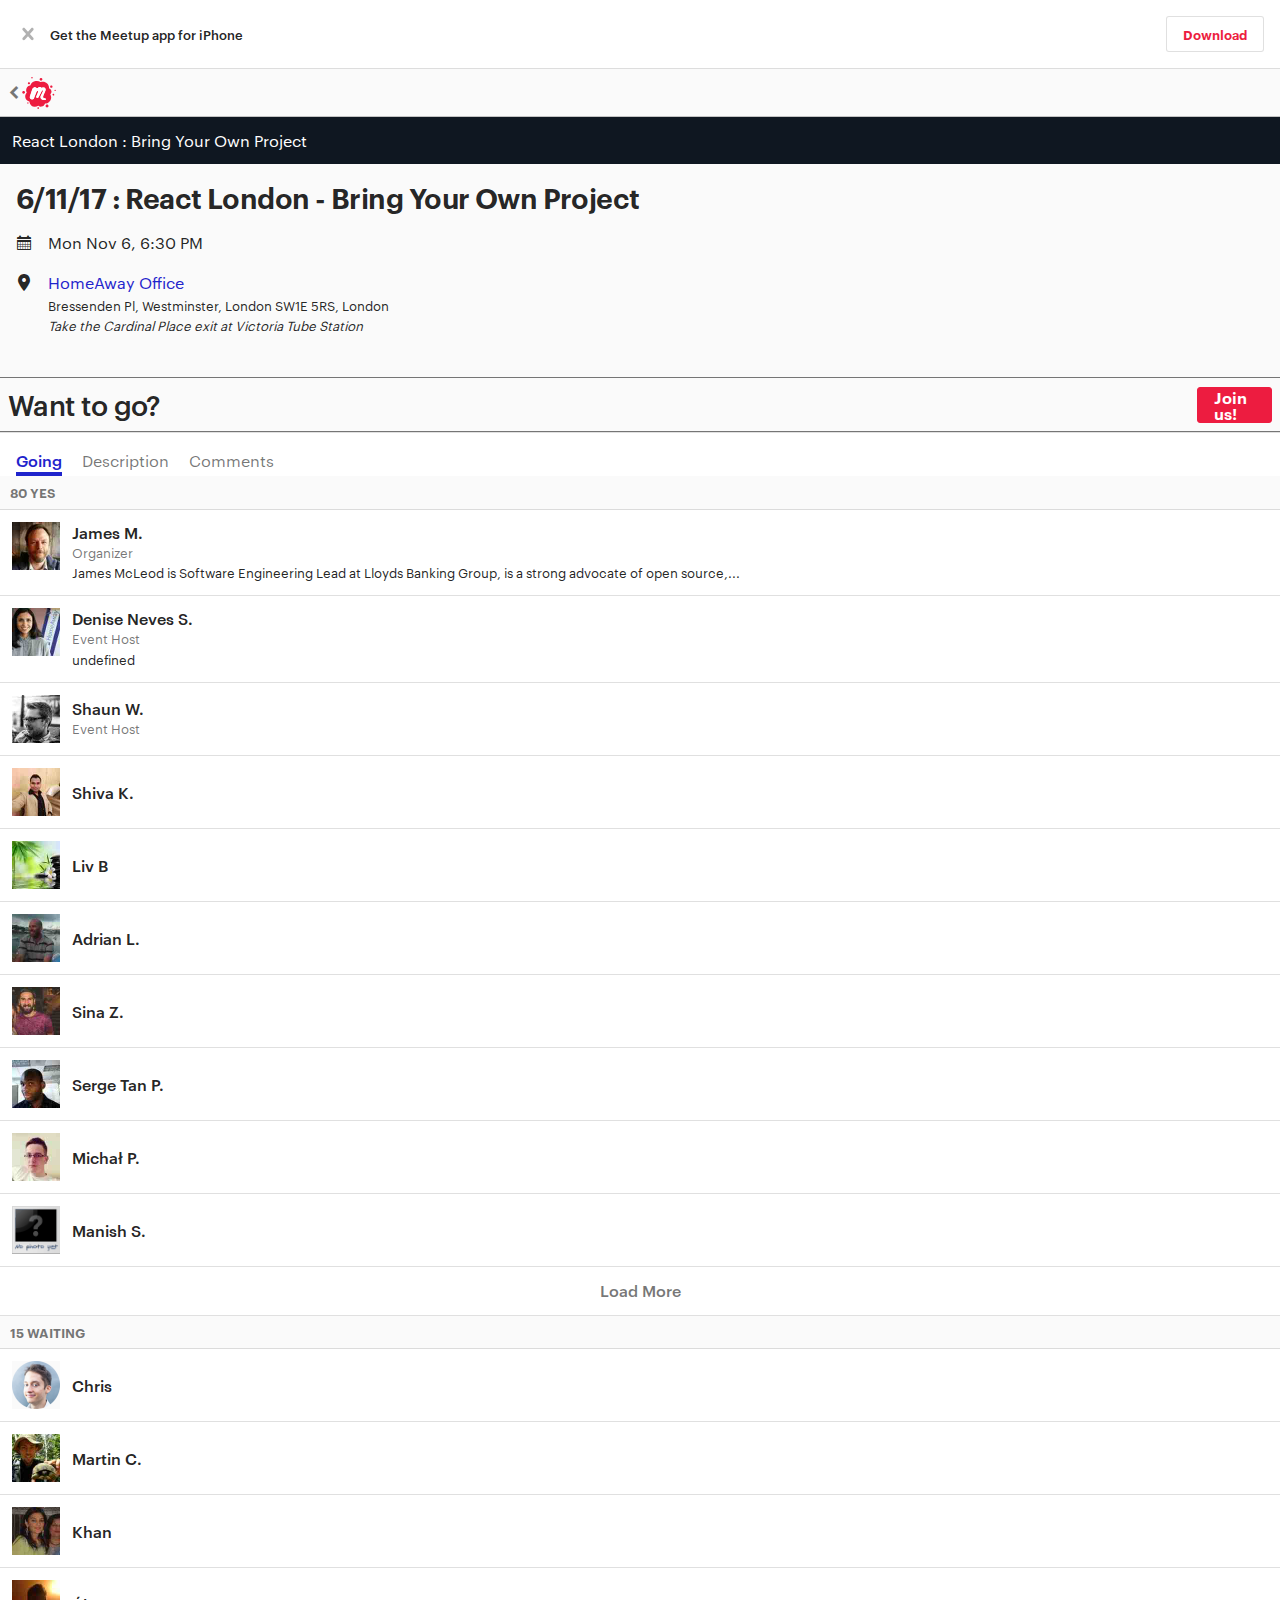
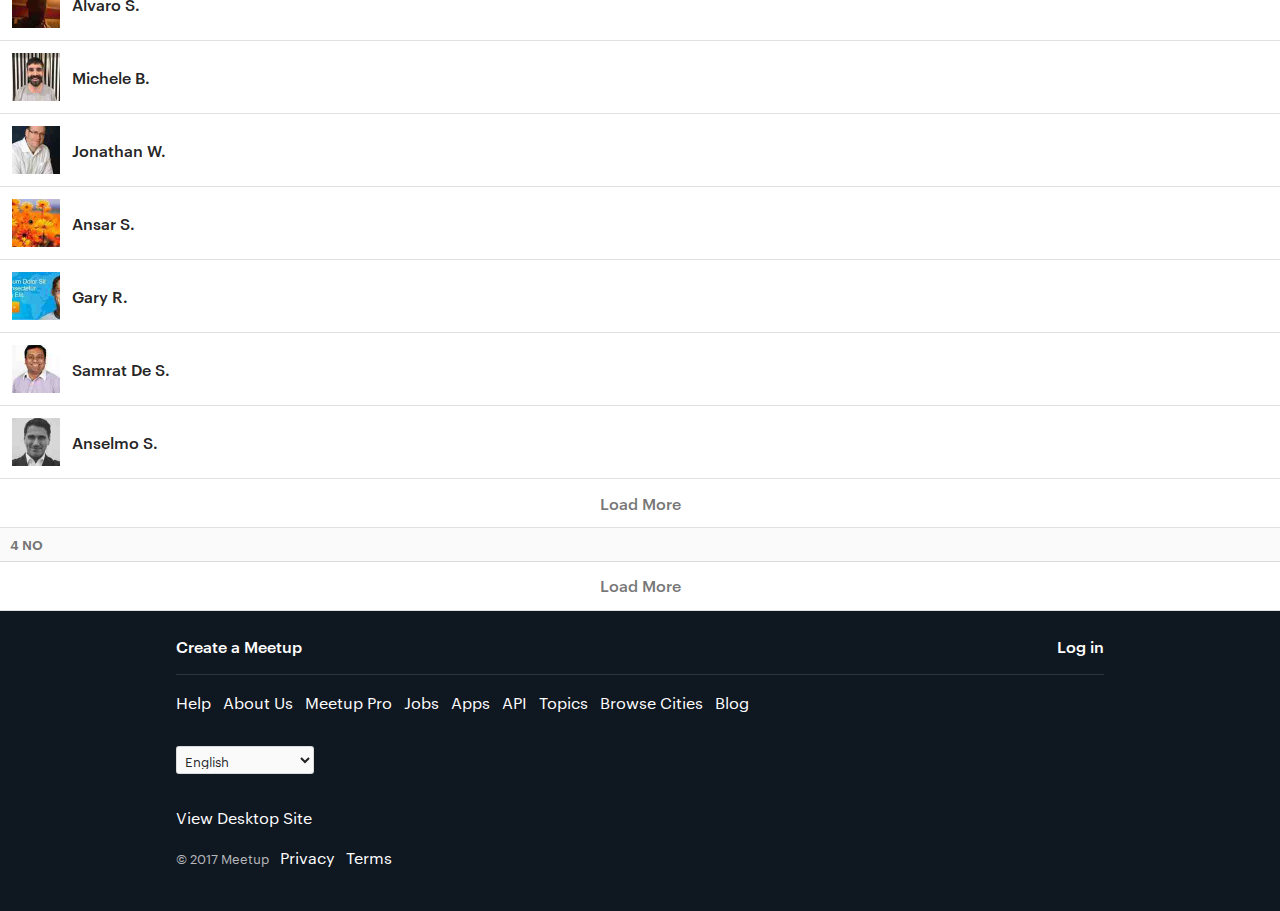
<file: example/original/index.html>
<!DOCTYPE html>
<!-- saved from url=(0107)https://www.meetup.com/React-London-Bring-Your-Own-Project/events/243961050/?_cookie-check=MEjVmWtkqXhrmm44 -->
<html><head><meta http-equiv="Content-Type" content="text/html; charset=UTF-8">
	<script>
		new PerformanceObserver((entryList) => {
			const firstPaint = entryList.getEntriesByType('paint')[0];
			console.log((firstPaint.startTime / 1000).toFixed(2));
		}).observe({ entryTypes: ['paint'] });
	</script>




<!-- BEGIN METADATA -->



	<!-- global meta tags -->
	
	
	<meta content="en" http-equiv="Content-Language">
	<meta content="IE=edge" http-equiv="X-UA-Compatible">
	<meta content="h5EhuAEkLFlZmMxwpH5wnRaoDEmqYCCEUE+FLcrRNvE=" name="verify-v1">
	<meta content="width=device-width, initial-scale=1.0, minimum-scale=1.0, maximum-scale=1.0, user-scalable=no, shrink-to-fit=no" name="viewport">
	




	<!-- page-specific meta tags -->
	
	<meta content="React London : Bring Your Own Project,London,Greater London,United Kingdom,Open Source,Members,group,club,event,community,local,networking,meet,sharing,Meetup" name="keywords">
	<meta content="summary" name="twitter:card">
	<meta content="@meetup" name="twitter:site">
	<meta content="Meetup" property="og:site_name">
	<meta content="375990038" name="twitter:app:id:iphone">
	<meta content="Meetup" name="twitter:app:name:iphone">
	<meta content="com.meetup" name="twitter:app:id:googleplay">
	<meta content="Meetup" name="twitter:app:name:googleplay">
	<meta content="375990038" property="al:ios:app_store_id">
	<meta content="Meetup" property="al:ios:app_name">
	<meta content="com.meetup" property="al:android:package">
	<meta content="Meetup" property="al:android:app_name">
	<meta content="true" property="al:web:should_fallback">
	<meta content="website" property="og:type">
	<meta content="React London : Bring Your Own Project" property="og:title">
	<meta content="https://secure.meetupstatic.com/photos/event/1/5/f/3/highres_459605619.jpeg" property="og:image">
	<meta content="https://secure.meetupstatic.com/photos/event/1/5/f/3/highres_459605619.jpeg" name="twitter:image">
	<meta content="We are really excited to announce our 8th Meetup on Monday 6th November at HomeAway, London from 6:30pm onwards.
https://goo.gl/maps/deynRbb4hzw
• Joel Alm" name="description">
	<meta content="We are really excited to announce our 8th Meetup on Monday 6th November at HomeAway, London from 6:30pm onwards.
https://goo.gl/maps/deynRbb4hzw
• Joel Alm" name="twitter:description">
	<meta content="meetup://React-London-Bring-Your-Own-Project/events/243961050" name="twitter:app:url:iphone">
	<meta content="meetup://React-London-Bring-Your-Own-Project/events/243961050" name="twitter:app:url:googleplay">
	<meta content="meetup://React-London-Bring-Your-Own-Project/events/243961050" property="al:ios:url">
	<meta content="meetup://React-London-Bring-Your-Own-Project/events/243961050" property="al:android:url">
	<meta content="https://www.meetup.com/React-London-Bring-Your-Own-Project/events/243961050/" property="al:web:url">
	<meta content="We are really excited to announce our 8th Meetup on Monday 6th November at HomeAway, London from 6:30pm onwards.
https://goo.gl/maps/deynRbb4hzw
• Joel Almeida, Software Engineer @ HomeAway - During N" property="og:description">
	<meta content="51.4970588684;-0.142027005553" name="geo.position">
	<meta content="London,United Kingdom" name="geo.placename">
	<meta content="GB" name="geo.region">
	




	<!-- global link tags -->
	
	<link rel="canonical" href="https://www.meetup.com/React-London-Bring-Your-Own-Project/events/243961050/">
	<link rel="shortcut icon" href="https://secure.meetupstatic.com/s/img/68780390453345256452178/favicon.ico">
	<link sizes="128x128" rel="shortcut icon" href="https://secure.meetupstatic.com/s/img/422066906568/logo/swarm/m_swarm_128x128.png">
	<link sizes="196x196" rel="shortcut icon" href="https://secure.meetupstatic.com/s/img/9470973077939494/logo/swarm/m_swarm_196x196.png">
	<link sizes="120x120" rel="apple-touch-icon" href="https://secure.meetupstatic.com/s/img/144395054627769971357/logo/swarm/m_swarm_120x120.png">
	<link sizes="152x152" rel="apple-touch-icon" href="https://secure.meetupstatic.com/s/img/4289314927324312702/logo/swarm/m_swarm_152x152.png">
	<link sizes="167x167" rel="apple-touch-icon" href="https://secure.meetupstatic.com/s/img/38189790982697932/logo/swarm/m_swarm_167x167.png">
	<link sizes="180x180" rel="apple-touch-icon" href="https://secure.meetupstatic.com/s/img/38393914187030519533/logo/swarm/m_swarm_180x180.png">
	




	<!-- page-specific link tags -->
	
	<link rel="image_src" href="https://secure.meetupstatic.com/photos/event/1/5/f/3/highres_459605619.jpeg">
	




	<!-- global hreflang link tags -->
	
	<link hreflang="de-DE" rel="alternate" href="https://www.meetup.com/de-DE/React-London-Bring-Your-Own-Project/events/243961050/">
	<link hreflang="en" rel="alternate" href="https://www.meetup.com/React-London-Bring-Your-Own-Project/events/243961050/">
	<link hreflang="en-AU" rel="alternate" href="https://www.meetup.com/en-AU/React-London-Bring-Your-Own-Project/events/243961050/">
	<link hreflang="es" rel="alternate" href="https://www.meetup.com/es/React-London-Bring-Your-Own-Project/events/243961050/">
	<link hreflang="es-ES" rel="alternate" href="https://www.meetup.com/es-ES/React-London-Bring-Your-Own-Project/events/243961050/">
	<link hreflang="fr-FR" rel="alternate" href="https://www.meetup.com/fr-FR/React-London-Bring-Your-Own-Project/events/243961050/">
	<link hreflang="it-IT" rel="alternate" href="https://www.meetup.com/it-IT/React-London-Bring-Your-Own-Project/events/243961050/">
	<link hreflang="ja-JP" rel="alternate" href="https://www.meetup.com/ja-JP/React-London-Bring-Your-Own-Project/events/243961050/">
	<link hreflang="ko-KR" rel="alternate" href="https://www.meetup.com/ko-KR/React-London-Bring-Your-Own-Project/events/243961050/">
	<link hreflang="nl-NL" rel="alternate" href="https://www.meetup.com/nl-NL/React-London-Bring-Your-Own-Project/events/243961050/">
	<link hreflang="pl-PL" rel="alternate" href="https://www.meetup.com/pl-PL/React-London-Bring-Your-Own-Project/events/243961050/">
	<link hreflang="pt-BR" rel="alternate" href="https://www.meetup.com/pt-BR/React-London-Bring-Your-Own-Project/events/243961050/">
	<link hreflang="th-TH" rel="alternate" href="https://www.meetup.com/th-TH/React-London-Bring-Your-Own-Project/events/243961050/">
	<link hreflang="tr-TR" rel="alternate" href="https://www.meetup.com/tr-TR/React-London-Bring-Your-Own-Project/events/243961050/">
	<link hreflang="x-default" rel="alternate" href="https://www.meetup.com/React-London-Bring-Your-Own-Project/events/243961050/">
	






	<!-- page-specific script tags -->
	
	<!-- <script async="" src="./index_files/analytics.js"></script><script async="" src="./index_files/profitwell.js"></script><script src="./index_files/mobile_base.min.js"></script><script src="./index_files/eventDetails_m.min.js"></script><script src="./index_files/report_abuse.min.js"></script><script type="application/ld+json">[{"offers": {"@type": "Offer", "priceCurrency": "GBP", "price": "0"}, "@type": "Event", "@context": "http://schema.org", "url": "https://www.meetup.com/React-London-Bring-Your-Own-Project/events/243961050/", "geo": {"@type": "GeoCoordinates", "latitude": 51.4970588684082, "longitude": -0.14202700555324554}, "name": "6/11/17 : React London - Bring Your Own Project", "location": {"address": {"addressCountry": "gb", "@type": "PostalAddress", "postalCode": "", "streetAddress": "Bressenden Pl, Westminster, London SW1E 5RS", "addressLocality": "London", "addressRegion": ""}, "@type": "Place", "name": "HomeAway Office"}, "startDate": "2017-11-06T18:30:00Z"}]</script> -->

	



<!-- END METADATA -->


<link rel="stylesheet" href="./index_files/graphik.css" type="text/css">
<link rel="stylesheet" href="./index_files/sassquatch2_shims.css" type="text/css">

<link rel="stylesheet" href="./index_files/meetup_mobi.css" type="text/css">

<style type="text/css">
.fb_button {
background-image: url("https://secure.meetupstatic.com/s/img/58068507502172015/externalservice/fb_login_button/facebook_22x22.gif");
}
</style>

<link rel="stylesheet" href="./index_files/report_abuse.css" type="text/css">

<!-- <script type="text/javascript">(function(){var ERRORS_LOGGED=false;window.onerror=function(msg,file){if(!ERRORS_LOGGED&&msg!=="NOTAREALERROR"&&file&&file.match(/meetup|facebook/gi)&&!file.match(/_crweb\.js$/gi)){ERRORS_LOGGED=true;var err_file=file.split("/").pop().replace(/\W/gi,"_");if(err_file.length>50){return}if(file.split(".").pop()!=="js"){err_file="in_page"}var readyState=(typeof(document.readyState)!=="undefined")?document.readyState:"complete";if(err_file==="in_page"&&readyState==="loading"){return}var xhr=new XMLHttpRequest();xhr.open("GET","/api/?method=logJSError&arg_error=&arg_key=js.mweb_error."+err_file,true);xhr.send()}}})();</script> -->

<!--[if lt IE 9]>
	<script>document.createElement('nav');document.createElement('footer');</script>
	<![endif]-->
<!-- shared global -->
<!-- 
<script src="./index_files/almond.min.js" type="text/javascript"></script>
<script type="text/javascript">(function(){var Member,Chapter,Event,Geo,GeoIp,Context,state;Member={id:0,isLoggedIn:false,name:"",unescapedName:"",lat:"0.0",lon:"0.0",radius:"50",country:"us",zip:"",isCoord:false,isOrganizingAny:false,twitterAccount:false,fbMember:false,status:1,isOwner:false,isCOOrg:false,groupsLink:"https://www.meetup.com/members/0/groups/",groupCount:0,isEvtOrg:false,isChapterOrg:false,isMember:false,isQLed:false,isMupAdmin:false,memberThumb:"https://secure.meetupstatic.com/img/noPhoto_50.png",isAuthFiltered:false,isVisitor:false,accessToken:"",bio:"",bioTruncatedAndLinkified:"",customTitle:"",hasAppleSub:false};Chapter={id:19563374,name:"React London : Bring Your Own Project",unescapedName:"React London : Bring Your Own Project",who:"Members",lat:"51.52",lon:"-0.08",city:"London",state:"17",country:"gb",isOrgApproval:false,isPrivate:false,zip:"E1 6DU",domain:"",threshold:3,previewUrl:"https://www.meetup.com/React-London-Bring-Your-Own-Project/?op=preview",groupApiUrl:"https://www.meetup.com/React-London-Bring-Your-Own-Project/api/",localTime:"November 2, 2017 23:56:32",groupUrl:"https://www.meetup.com/React-London-Bring-Your-Own-Project/",urlname:"React-London-Bring-Your-Own-Project",feeCurrency:"USD"};Event={title:"6/11/17 : React London - Bring Your Own Project",id:"243961050",rsvpLimit:80,spotsLeft:0,guestLimit:2,paymentRequired:false,hasPayment:false,hasWaitlist:false,hasRsvpQuestions:false,myRsvp:{response:null,guests:0,tickets:0}};Geo={ICBM:"51.497059,-0.142027",lat:"51.497059",lon:"-0.142027",placename:"London,, gb",region:"GB",zip:"",country:"gb"};GeoIp={city:"London",state:"H9",zip:"EC2V",country:"gb"};Context={isSecure:true,BaseUrl:"https://www.meetup.com/",OldSecureUrl:"https://secure.meetup.com/",CookieDomain:".meetup.com",isMobile:true,isMobileDevice:true,isDev:false,isQa:false,isNativeApp:false};state={Member:Member,Chapter:Chapter,Event:Event,FbAppKey:"",Geo:Geo,GeoIp:GeoIp,Language:"en_US",Context:Context};if(typeof define==="function"){define("state",state)}else{window.__state=state}})();</script>
<script src="./index_files/basic.min.js"></script>
<script type="text/javascript">(function(){var State=require("state");window.isNativeApp=State.Context.isNativeApp;window.IS_QA=State.Context.isQa;window.IS_DEV=State.Context.isDev}());window.Meetup={Copy:{},Data:{}};</script>

<script type="text/javascript">window.MM=window.Meetup.Mobile={URL:{}};(function(){var State=require("state"),Cookie=require("core/cookie");window.MM.Member=State.Member;window.MM.Chapter=State.Chapter;window.MM.Event=State.Event;window.Meetup.Language=State.Language;window.Meetup.isSecure=State.Context.isSecure;window.getCookie=MM.getCookie=Cookie.getCookie;window.setCookie=MM.setCookie=Cookie.setCookie;window.removeCookie=MM.removeCookie=Cookie.removeCookie}());window.doAjax=function(url,data,callback){if(window.jQuery){jQuery.ajax({url:url,data:data,success:(callback||jQuery.noop)})}else{setTimeout(function(){window.doAjax(url,data,callback)},1000)}};window.parseQueryString=function(url){var o={},hash;var qStr=url||window.location.href;var hashPairs=qStr.slice(qStr.indexOf("?")+1).replace(/\+/g,"%20").split(/(\&amp\;|\&\#38\;|\&#x26;|\&)/);for(var i=0;i<hashPairs.length;i++){hash=hashPairs[i].split("=");if(hash.length===2){o[decodeURIComponent(hash[0])]=decodeURIComponent(hash[1])}}return o};window.namespace=function(ns){var nodes=ns.split(".");if(nodes[0]==="Mobile"){nodes.shift()}var l=nodes.length,target=MM;if(l>0){while(l--){var node=nodes.shift();target=(typeof target[node]=="undefined")?(target[node]={}):target[node]}}else{throw new Error("Meetup.Mobile.namespace() failed due to poorly formatted namespace param!")}};</script>






<script>
(function(){
var html = document.getElementsByTagName("html")[0];
html.className = html.className + " hasJS";
})();
</script> -->


<link rel="shortcut icon" href="https://secure.meetupstatic.com/s/img/68780390453345256452178/favicon.ico">
<link rel="apple-touch-icon" sizes="120x120" href="https://secure.meetupstatic.com/s/img/144395054627769971357/logo/swarm/m_swarm_120x120.png">
<link rel="apple-touch-icon" sizes="152x152" href="https://secure.meetupstatic.com/s/img/4289314927324312702/logo/swarm/m_swarm_152x152.png">
<link rel="apple-touch-icon" sizes="167x167" href="https://secure.meetupstatic.com/s/img/38189790982697932/logo/swarm/m_swarm_167x167.png">
<link rel="apple-touch-icon" sizes="180x180" href="https://secure.meetupstatic.com/s/img/38393914187030519533/logo/swarm/m_swarm_180x180.png">
<link rel="shortcut icon" sizes="128x128" href="https://secure.meetupstatic.com/s/img/422066906568/logo/swarm/m_swarm_128x128.png">
<link rel="shortcut icon" sizes="196x196" href="https://secure.meetupstatic.com/s/img/9470973077939494/logo/swarm/m_swarm_196x196.png"><meta name="viewport" content="width=device-width, initial-scale=1.0, minimum-scale=1.0, maximum-scale=1.0, user-scalable=no">

<title>6/11/17 : React London - Bring Your Own Project -  React London : Bring Your Own Project (London, England)
 - Meetup</title>
<style type="text/css">
#headerAvatar{background-repeat:no-repeat;background-position:center;background-size:cover}#footerAuthLink{*zoom:1}#footerAuthLink:before,#footerAuthLink:after{content:" ";display:table}#footerAuthLink:after{clear:both}#mainFooter a.link,.runningText #mainFooter a{color:#1f24cc}#mainFooter a.link,.runningText #mainFooter a,#mainFooter a.link svg,.runningText #mainFooter a svg{stroke:transparent;fill:#1f24cc}#mainFooter a.link:hover,.runningText #mainFooter a:hover,#mainFooter a.link:focus,.runningText #mainFooter a:focus,#mainFooter a.link:active,.runningText #mainFooter a:active{text-decoration:underline}#mainFooter a.link .button,.runningText #mainFooter a .button{text-decoration:none}.inverted #mainFooter a.link,#mainFooter .inverted a.link,.inverted .runningText #mainFooter a,.runningText #mainFooter .inverted a{color:#4dd1ed}.inverted #mainFooter a.link,#mainFooter .inverted a.link,.inverted .runningText #mainFooter a,.runningText #mainFooter .inverted a,.inverted #mainFooter a.link svg,#mainFooter .inverted a.link svg,.inverted .runningText #mainFooter a svg,.runningText #mainFooter .inverted a svg{stroke:transparent;fill:#4dd1ed}.link{color:#1f24cc !important}#headerAvatar{background-repeat:no-repeat;background-position:center;background-size:cover}#footerAuthLink{*zoom:1}#footerAuthLink:before,#footerAuthLink:after{content:" ";display:table}#footerAuthLink:after{clear:both}#nav-profile .nav-avatar{padding:4px 0 4px 5px;background-color:#fff;border-radius:25px;border:2px solid rgba(0,0,0,0.12);width:54px;position:relative;cursor:pointer}#nav-profile .nav-avatar.qled{border-color:#ed1c40}#nav-profile .nav-avatar .icon-drop-down{color:rgba(0,0,0,0.54);position:absolute;top:17px;right:7px;font-size:10px}#nav-profile .nav-avatar:hover{background-color:rgba(0,0,0,0.12)}#nav-profile .nav-avatar:hover .icon-drop-down{color:#1f24cc}#nav-account-links{margin:0;padding:5px 0}#nav-account-links li{color:rgba(0,0,0,0.54)}#nav-account-links li:last-child a{border-bottom:0}#nav-account-links li a{margin:0 20px;padding:12px 0;border-bottom:1px solid rgba(0,0,0,0.12);font-size:16px;white-space:nowrap}#nav-account-links li a:link,#nav-account-links li a:visited{color:rgba(0,0,0,0.54)}#nav-account-links li a:hover{margin:0;padding:12px 20px;border-color:#ed1c40}#nav-profile--dropdownMenu{width:512px;padding:0;margin-top:12px;right:14px}#nav-profile--dropdownMenu:before,#nav-profile--dropdownMenu:after{left:470px}#C_groupsMenu{border-radius:3px 0 0 3px;background-color:#fff;margin:0;padding:5px 0 0;min-height:145px}#C_groupsMenu p{color:rgba(0,0,0,0.54)}#C_groupsMenu ul{padding-left:0}#C_groupsMenu li a{margin:0 20px;padding:12px 0;border-bottom:1px solid rgba(0,0,0,0.12);font-size:16px}#C_groupsMenu li a:link,#C_groupsMenu li a:visited{color:rgba(0,0,0,0.87)}#C_groupsMenu li a:hover{margin:0;padding:12px 20px;border-color:#ed1c40}#C_groupsMenu li:last-child a{border-bottom:0}#nav-notifications .dropdown-menu{width:360px;margin-top:8px;padding:0 !important}#nav-notifications .dropdown-menu:before,#nav-notifications .dropdown-menu:after{left:290px}#nav-notifications .notifList{overflow-x:hidden;overflow-y:auto;max-height:400px}#nav-notifications .notifLabel{padding:16px;font-size:13px;line-height:1;color:rgba(0,0,0,0.54);border-bottom:1px solid rgba(0,0,0,0.12)}#nav-notifications .timeLabel{font-size:10px;white-space:nowrap}#nav-notifications .notifContent{font-size:14px}#nav-notifications .notifAvatar{margin:0;padding:0;background-color:rgba(0,0,0,0.12)}#nav-notifications .notifText{margin:0;padding:0;text-align:left}#nav-notifications .notifItem{padding:0;background-color:rgba(0,0,0,0.12);border-top:1px solid rgba(0,0,0,0.12)}#nav-notifications .notifItem.notifItem--unclicked{background-color:#fff}#nav-notifications .notifItem.notifItem--empty{padding-top:16px;min-height:60px}#nav-notifications .notifItem a:hover{background-color:#d6f5ff;color:rgba(0,0,0,0.54) !important}#nav-notifications .notifItem:first-child{border-top:0}#nav-notifications .notifItem a{text-decoration:none}#navBanner{position:relative;background:#fff;max-width:none;border-bottom:1px solid rgba(0,0,0,0.26);box-shadow:0px 3px 3px 0px rgba(0,0,0,0.26);font-weight:500;padding:0}#navBanner.red{color:#F64060}#navBanner a.red{color:#F64060}#navBanner a.red:hover{text-decoration:none}#navBanner .navBanner--cta{display:inline-block;border-bottom:1px solid #F64060}#navBanner .navBanner--icon{padding-right:16px}#navBanner .navBanner--text{padding-left:16px}@media only screen and (min-width: 640px){#navBanner .navBanner--text{text-align:center}}#navBanner .navBanner--close{display:block;padding:16px}#globalNav{border-bottom:1px solid rgba(0,0,0,0.12);padding:4px 0 0 0;background-color:#fff;position:relative;margin:0}.inverted #globalNav{border-bottom:1px solid rgba(255,255,255,0.2)}#globalNav>.row{-webkit-box-pack:distribute;box-pack:distribute;-webkit-justify-content:space-around;-ms-justify-content:space-around;justify-content:space-around;-ms-flex-pack:distribute}#globalNav>.row>.row-item{-webkit-align-self:center;align-self:center;-ms-flex-item-align:center;padding:0}@media only screen and (min-width: 640px){#globalNav .dropdown .dropdown-toggle{display:-webkit-box;display:-moz-box;display:box;display:-webkit-flex;display:-moz-flex;display:-ms-flexbox;display:flex}}#globalNav .dropdown .dropdown-menu{-webkit-box-shadow:rgba(0,0,0,0.54) 0 3px 8px 0;box-shadow:rgba(0,0,0,0.54) 0 3px 8px 0;min-width:auto;top:auto;right:0}#globalNav .dropdown .dropdown-menu li{padding:0}#globalNav .dropdown .dropdown-menu li a{border-radius:0}#globalNav .countable{position:relative}#globalNav .ql{position:absolute;background:#F64060;font-size:10px;color:#fff;padding:4px;border-radius:4px;top:-8px;right:-8px}@media only screen and (min-width: 640px){#globalNav .ql{top:4px;right:-12px}}#globalNav #C_langs{margin-top:0;background:transparent}#globalNav #nav-notifications .dropdown-menu{-webkit-transform:translateX(44px);-ms-transform:translateX(44px);transform:translateX(44px)}#homeLink{display:inline-block;line-height:0;vertical-align:bottom}#headerAvatar{background-color:#fafafa;background-position:center 42%;color:transparent;display:block;font-size:0;text-indent:100%;white-space:nowrap;vertical-align:middle;border-radius:999px;box-sizing:border-box;margin:0 auto}.headerTab,.dropdown.callout .headerTab.dropdown-toggle{display:-webkit-box;display:-moz-box;display:box;display:-webkit-flex;display:-moz-flex;display:-ms-flexbox;display:flex;-webkit-box-align:flex;box-align:flex;-webkit-align-items:flex;-ms-align-items:flex;align-items:flex;-ms-flex-align:flex;-webkit-box-orient:vertical;box-orient:vertical;-webkit-box-direction:normal;box-direction:normal;-webkit-flex-direction:column;flex-direction:column;-ms-flex-direction:column;text-align:center;min-height:64px}.dropdown-toggle{z-index:19}#ctaLinks .row-item{-webkit-align-self:center;align-self:center;-ms-flex-item-align:center}@media only screen and (min-width: 640px){#ctaLinks .row-item{margin-right:16px}}#ctaLinks .row-item.hasPromo{-webkit-transform:translateY(9px);-ms-transform:translateY(9px);transform:translateY(9px);line-height:1.2 !important}#promoBanner h1,#promoBanner h2,#promoBanner h3,#promoBanner h4,#promoBanner h5,#promoBanner h6,#promoBanner span,#promoBanner p,#promoBanner div,#promoBanner em,#promoBanner strong{color:#F64060 !important;font-size:13px !important;font-weight:500 !important;font-style:normal !important;text-transform:none !important;text-decoration:none !important;display:inline !important;padding:0 0 0 0.25em !important;margin:0 !important}#promoBanner h1,#promoBanner h1 svg,#promoBanner h2,#promoBanner h2 svg,#promoBanner h3,#promoBanner h3 svg,#promoBanner h4,#promoBanner h4 svg,#promoBanner h5,#promoBanner h5 svg,#promoBanner h6,#promoBanner h6 svg,#promoBanner span,#promoBanner span svg,#promoBanner p,#promoBanner p svg,#promoBanner div,#promoBanner div svg,#promoBanner em,#promoBanner em svg,#promoBanner strong,#promoBanner strong svg{stroke:transparent;fill:#F64060 !important}.header--new .headerTab-iconWrap,.header--new .headerTab-label{-webkit-flex-grow:2;flex-grow:2;-ms-flex-positive:2;-webkit-flex-basis:auto;flex-basis:auto;-ms-flex-preferred-size:auto;box-sizing:border-box;height:initial}#globalNav.header--new{padding:8px 0}@media only screen and (min-width: 640px){#globalNav.header--new{padding:16px 16px 8px}#globalNav.header--new>.row{-webkit-box-pack:justify;box-pack:justify;-webkit-justify-content:space-between;-ms-justify-content:space-between;justify-content:space-between;-ms-flex-pack:justify}#globalNav.header--new>.row>.row-item{-webkit-align-self:center;align-self:center;-ms-flex-item-align:center;padding-left:16px;align-self:center}#globalNav.header--new>.row>.row-item:first-child{padding-left:0}}#globalNav.header--new .countIndicator{background-color:#0fd9a3;border-radius:999px;width:8px;height:8px;position:absolute;top:4px;right:30%;border:3px solid #fff;text-indent:100%;white-space:nowrap;overflow:hidden}#globalNav.header--new .countIndicator.countIndicator--messagesTab{right:17%}@media only screen and (min-width: 640px){#globalNav.header--new .countIndicator{-webkit-transform:translate(-5px, -5px);-ms-transform:translate(-5px, -5px);transform:translate(-5px, -5px);display:inline-block;position:static;margin-right:-12px}}#globalNav.header--new .countIndicator[data-count='0']{display:none}.header--new #headerAvatar{width:24px;height:24px}@media only screen and (min-width: 640px){.header--new #headerAvatar{margin-left:16px;transform:translateY(-3px);width:30px;height:30px}}@media only screen and (min-width: 640px){.header--new .headerTab,.header--new .dropdown.callout .headerTab.dropdown-toggle{min-height:initial;-webkit-box-pack:center;box-pack:center;-webkit-justify-content:center;-ms-justify-content:center;justify-content:center;-ms-flex-pack:center}}#globalNav.header--new .svg--chevron-small-down{-webkit-transform:translate(10%, 20%);-ms-transform:translate(10%, 20%);transform:translate(10%, 20%)}.header--new #nav-profile--dropdownMenu:before,.header--new #nav-profile--dropdownMenu:after{left:482px}.header--new #nav-notifications .dropdown-menu:before,.header--new #nav-notifications .dropdown-menu:after{left:260px}.header--new .headerTab,.header--new .headerTab:link,.header--new .headerTab:visited{color:rgba(0,0,0,0.54)}.header--new .headerTab:hover,.header--new .headerTab:active{text-decoration:none !important}@media only screen and (min-width: 640px){.header--new .headerTab:hover .headerTab-label,.header--new .headerTab:active .headerTab-label{color:#F64060}}.header--new .headerTab-iconWrap{display:-webkit-box;display:-moz-box;display:box;display:-webkit-flex;display:-moz-flex;display:-ms-flexbox;display:flex;-webkit-box-align:center;box-align:center;-webkit-align-items:center;-ms-align-items:center;align-items:center;-ms-flex-align:center}.header--new .headerTab-iconWrap,.header--new .headerTab-iconWrap svg{stroke:transparent;fill:rgba(0,0,0,0.26) !important}.header--new .headerTab-iconWrap img{margin:0 auto}.header--new .headerTab-label{-webkit-flex-grow:0;flex-grow:0;-ms-flex-positive:0;-webkit-flex-shrink:1;flex-shrink:1;-ms-flex-negative:1;-webkit-flex-basis:22px;flex-basis:22px;-ms-flex-preferred-size:22px;font-size:12px;display:block;height:initial;color:rgba(0,0,0,0.54);border-bottom:3px solid transparent;max-width:18vw}.selected .header--new .headerTab-label{border-bottom:3px solid #F64060}@media only screen and (min-width: 640px){.header--new .headerTab-label{font-size:14px;display:inline-block;margin-left:16px}}.header--new #logoContainer{-webkit-flex-grow:1;flex-grow:1;-ms-flex-positive:1;-webkit-flex-basis:0;flex-basis:0;-ms-flex-preferred-size:0;box-sizing:border-box;width:auto;min-width:0}.ieRoot_lt_IE10 .header--new #logoContainer{display:table-cell}.ieRoot_lt_IE10 .header--new #logoContainer{vertical-align:top}.header--new #logoScript{height:44px}.header--new #logoSwarm{height:48px;transform:translateY(-4px);margin-top:-4px;margin-bottom:-4px}@media only screen and (min-width: 640px){.header--new #profileNav{-webkit-box-orient:horizontal;box-orient:horizontal;-webkit-box-direction:normal;box-direction:normal;-webkit-flex-direction:row;flex-direction:row;-ms-flex-direction:row}}.header--new #profileNav svg,.header--new #profileNav svg svg{stroke:transparent;fill:rgba(0,0,0,0.26) !important}#globalNav.header--new.unauthenticated{padding:16px 16px 8px}#globalNav.header--new.unauthenticated .headerTab{min-height:initial;margin-left:16px}#globalNav.header--new.unauthenticated .headerTab-label{cursor:pointer;font-size:14px}@media only screen and (min-width: 640px){#globalNav.header--new.unauthenticated .headerTab,#globalNav.header--new.unauthenticated .headerTab-label{margin:0;padding:0}}#globalNav.header--new.unauthenticated #ctaLinks>.row-item{-ms-flex-item-align:center !important;align-self:center !important}#globalNav.header--new #headerCreateLink .headerTab-label{font-weight:600;color:#F64060 !important}#globalNav.header--new.authenticated #ctaLinks{border-right:1px solid rgba(0,0,0,0.12)}.inverted #globalNav.header--new.authenticated #ctaLinks{border-right:1px solid rgba(255,255,255,0.2)}#mainFooter{color:#fff;background-color:#0f1721;margin-bottom:0px}#mainFooter a{color:inherit !important;text-decoration:none}#mainFooter a:not(.button){font-size:13px}@media only screen and (min-width: 640px){#mainFooter a:not(.button){font-size:16px}}#mainFooter a.link.button,.runningText #mainFooter a.button{text-decoration:none}#mainFooter .inlineblockList>li{padding-right:8px}#mainFooter .bordered{border-top:1px solid rgba(255,255,255,0.12);padding-top:16px}#mainFooter .text--secondary{color:rgba(255,255,255,0.7)}#mainFooter-bounds{box-sizing:border-box;margin-left:auto;margin-right:auto;max-width:960px;padding:24px 16px 8px;width:100%}#startFooterBtn{padding:10px 16px 8px 16px !important;width:100%}@media only screen and (min-width: 640px){#startFooterBtn{width:auto}}@media only screen and (min-width: 640px){#footerAuthLink>a{float:right}}#C_announcement{width:100%;position:absolute;z-index:2;top:55px;left:0}#C_announceBody{margin:0 auto 0 auto;color:#444;position:relative}#C_announceMsg{-webkit-box-shadow:rgba(0,0,0,0.5) 0px 1px 3px 0;box-shadow:rgba(0,0,0,0.5) 0px 1px 3px 0;background:#F7EEE2;padding:.45em 1.9em;text-align:center;-moz-border-radius:3px;-webkit-border-radius:3px;border-radius:3px;position:relative;font-weight:bold;color:#cc0000;min-height:1em}#C_announceMsg a{color:#2175B1 !important}#C_announceMsg a:link,#C_announceMsg a:visited,#C_announceMsg a:hover{color:#2175B1 !important}#C_announcementClose{display:block;font-weight:bold;position:absolute;right:.5em;top:.6em;text-align:right}#C_announcement .ad_alert{border:1px solid #FFE583;background-color:#FEFFBF;color:#333;font-weight:normal}#C_announcement .mourning{border:1px solid #000;background-color:#333;color:#eee;font-weight:normal}#C_announcement .mourning a{color:#FFF !important}#C_announcement .mourning a:link,#C_announcement .mourning a:visited,#C_announcement .mourning a:hover{text-decoration:underline;color:#FFF !important}
</style>

<style type="text/css"></style></head>

<!--[if IE 7 ]><body id="" class="ieRoot_lt_IE9 ieRoot_lt_IE10 ie7 lang_en isLoggedOut"><![endif]-->
<!--[if IE 8 ]><body id="" class="ieRoot_lt_IE9 ieRoot_lt_IE10 ie8 lang_en isLoggedOut"><![endif]-->
<!--[if IE 9 ]><body id="" class="ie9 ieRoot_lt_IE10 lang_en isLoggedOut"><![endif]-->
<!--[if (gt IE 9)|!(IE)]><!--><body id="" class="lang_en isLoggedOut" style=""><!--<![endif]-->
<div class="display--none"><svg xmlns="http://www.w3.org/2000/svg"><defs><path id="outlook-SVGID_1_" d="M-293 385h23.7v24H-293z"></path></defs><symbol viewBox="0 0 20 20" id="icon-address"><title>address</title><path d="M19.8 5.165l-2.376-1.83c-.135-.093-.324-.176-.52-.237-.2-.06-.404-.098-.568-.098H9.5l.8 5h6.036c.164 0 .37-.037.566-.098s.387-.145.52-.236L19.8 5.834c.135-.09.202-.212.202-.334s-.067-.243-.2-.335zM8.5 1h-1c-.276 0-.5.224-.5.5V5H3.664c-.166 0-.37.037-.567.1-.198.06-.387.142-.52.235L.2 7.165c-.134.09-.2.213-.2.335 0 .12.066.242.2.335l2.376 1.832c.134.09.323.175.52.235.198.06.402.098.568.098H7v8.5c0 .276.224.5.5.5h1c.276 0 .5-.224.5-.5v-17c0-.276-.224-.5-.5-.5z"></path></symbol><symbol viewBox="0 0 20 20" id="icon-align-top"><title>align-top</title><path d="M10 6L7 9h2v8h2V9h2l-3-3zm8-2c0-.553-.048-1-.6-1H2.6c-.552 0-.6.447-.6 1 0 .553.048 1 .6 1h14.8c.552 0 .6-.447.6-1z"></path></symbol><symbol viewBox="0 0 792 1224" id="icon-arrow-left"><title>arrow-left</title><path d="M593.507 567.464c-2.363-.08-171.235-.215-289.152-.3l105.393-109.92c19.047-21.107 17.66-45.145 0-62.41-17.622-17.267-47.4-16.197-63.954 0-16.554 16.156-178.28 185.922-178.28 185.922-8.83 8.672-13.266 19.958-13.266 31.244s4.435 22.572 13.266 31.165c0 0 161.727 169.845 178.28 185.922 16.552 16.157 46.33 17.266 63.953 0 17.66-17.146 19.047-41.224 0-62.33L304.337 656.82h288.346c28.418-.85 44.816-18.478 45.066-43.176.276-24.668-21.098-45.432-44.243-46.18z"></path></symbol><symbol viewBox="0 0 792 1224" id="icon-arrow-right"><title>arrow-right</title><path d="M154.25 613.644c.25 24.698 16.65 42.327 45.067 43.176h288.345l-105.41 109.937c-19.046 21.106-17.66 45.185 0 62.33 17.623 17.266 47.402 16.157 63.955 0 16.552-16.077 178.28-185.922 178.28-185.922 8.83-8.593 13.265-19.88 13.265-31.165s-4.436-22.572-13.266-31.244c0 0-161.727-169.766-178.28-185.923-16.553-16.196-46.332-17.266-63.954 0-17.66 17.266-19.047 41.304 0 62.41l105.393 109.92c-117.917.086-286.79.222-289.15.3-23.147.75-44.52 21.513-44.244 46.18z"></path></symbol><symbol viewBox="0 0 20 20" id="icon-back"><title>back</title><path d="M19 7v6c0 1.103-.896 2-2 2H3v-3h13V8H5v2L1 6.5 5 3v2h12c1.104 0 2 .896 2 2z"></path></symbol><symbol viewBox="0 0 300 300" id="icon-bell"><title>bell</title><path d="M266.406 210.645c0 14.52-11.318 24.65-24.363 24.65H58.515C45.47 235.295 34 223.96 34 210.915c0-13.993 9.946-23.767 22.158-24.974 8.82-.872 16.576-7.858 16.576-16.723v-61.18c0-33.63 22.404-62.21 52.823-71.29 1.78-.532 3.126-2.214 3.126-4.074 0-14.09 9.168-23.673 21.52-23.673 16.678 0 23.672 10.39 23.672 23.675 0 1.86 1.346 3.542 3.13 4.074 30.416 9.08 52.82 37.66 52.82 71.288v61.18c0 8.864 6.68 15.853 15.5 16.724 12.214 1.206 21.08 10.442 21.08 24.703m-116.202 37.42c-12.26 0-22.23 9.976-22.23 22.23 0 12.26 9.97 22.23 22.23 22.23s22.23-9.97 22.23-22.23c.003-12.254-9.97-22.23-22.23-22.23"></path></symbol><symbol viewBox="0 0 20 20" id="icon-block"><title>block</title><path d="M10 .4C4.697.4.4 4.698.4 10c0 5.303 4.297 9.6 9.6 9.6 5.3 0 9.6-4.297 9.6-9.6 0-5.302-4.3-9.6-9.6-9.6zM2.4 10c0-4.197 3.4-7.6 7.6-7.6 1.828 0 3.505.647 4.816 1.723L4.122 14.817C3.046 13.505 2.4 11.83 2.4 10zm7.6 7.6c-1.83 0-3.506-.647-4.816-1.723L15.878 5.184C16.953 6.496 17.6 8.17 17.6 10c0 4.197-3.404 7.6-7.6 7.6z"></path></symbol><symbol viewBox="0 0 300 300" id="icon-calendar"><title>calendar</title><path fill-rule="evenodd" clip-rule="evenodd" d="M205.677 166.92c12.446 0 22.57 10.125 22.57 22.57 0 12.448-10.124 22.572-22.57 22.572-12.445 0-22.57-10.124-22.57-22.57-.002-12.447 10.124-22.572 22.57-22.572zm45.185-38.29c0-3.112-.878-5.925-3.992-5.925H53.89c-3.115 0-5.308 2.813-5.308 5.926v84.24c0 12.498 9.8 21.734 22.296 21.734h159.276c12.348 0 20.708-9.113 20.708-21.46v-84.513zm15.066-66.18c12.498 0 23.67 9.506 23.67 22.002v135.433c0 30.342-25.64 55.605-55.98 55.605H66.05c-30.342 0-54.05-25.264-54.05-55.605V84.452c0-12.496 9.243-22 21.74-22l21.617-.604c2.438 0 4.146-2.31 4.146-4.745 0 0-.454-6.673-.454-7.532 0-12.392 9.44-22.482 21.807-22.57 12.09-.083 21.523 10.1 21.523 22.19v7.724c0 2.7 2.694 5.537 5.395 5.537h81.934c2.71 0 5.202-2.825 5.202-5.536v-7.26c0-12.124 9.383-22.352 21.505-22.608 12.67-.27 22.76 9.998 22.76 22.605 0 .857-.313 7.608-.313 7.608 0 2.438 1.89 4.59 4.33 4.59l22.734.603z"></path></symbol><symbol viewBox="0 0 20 20" id="icon-camera"><title>camera</title><path d="M10 8c-1.657 0-3 1.344-3 3s1.343 3 3 3c1.656 0 3-1.344 3-3s-1.344-3-3-3zm8-3h-2.4c-.33 0-.686-.256-.79-.57l-.62-1.86c-.105-.314-.46-.57-.79-.57H6.6c-.33 0-.686.256-.79.568L5.19 4.43c-.105.314-.46.57-.79.57H2C.9 5 0 5.9 0 7v9c0 1.1.9 2 2 2h16c1.1 0 2-.9 2-2V7c0-1.1-.9-2-2-2zm-8 11c-2.762 0-5-2.238-5-5s2.238-5 5-5c2.76 0 5 2.238 5 5s-2.24 5-5 5zm7.5-7.8c-.387 0-.7-.314-.7-.7 0-.386.313-.7.7-.7s.7.313.7.7c0 .386-.313.7-.7.7z"></path></symbol><symbol viewBox="0 0 20 20" id="icon-ccw"><title>ccw</title><path d="M.685 10h2.372v-.205C3.165 5.36 6.78 1.8 11.227 1.8 15.74 1.8 19.4 5.47 19.4 10s-3.66 8.2-8.174 8.2c-1.898 0-3.645-.65-5.033-1.74L7.6 14.958c1.015.748 2.27 1.193 3.626 1.193 3.386 0 6.13-2.754 6.13-6.15 0-3.396-2.744-6.15-6.13-6.15-3.317 0-6.018 2.643-6.125 5.945V10h2.673L4.28 13.894.684 10z"></path></symbol><symbol viewBox="0 0 20 20" id="icon-check"><title>check</title><path d="M8.294 16.998c-.435 0-.847-.203-1.11-.553l-3.574-4.72c-.465-.614-.344-1.487.27-1.952.615-.467 1.488-.344 1.953.27l2.35 3.104 5.912-9.492c.407-.652 1.267-.852 1.92-.445.654.406.855 1.266.447 1.92L9.478 16.34c-.242.39-.66.635-1.12.656-.022.002-.042.002-.064.002z"></path></symbol><symbol viewBox="0 0 20 20" id="icon-chevron-down"><title>chevron-down</title><path d="M4.516 7.548c.436-.446 1.043-.48 1.576 0L10 11.295l3.908-3.747c.533-.48 1.14-.446 1.574 0 .436.445.408 1.197 0 1.615-.406.418-4.695 4.502-4.695 4.502-.217.223-.502.335-.787.335s-.57-.112-.79-.335c0 0-4.286-4.084-4.694-4.502-.41-.418-.436-1.17 0-1.615z"></path></symbol><symbol viewBox="0 0 20 20" id="icon-chevron-left"><title>chevron-left</title><path d="M12.452 4.516c.446.436.48 1.043 0 1.576L8.705 10l3.747 3.908c.48.533.446 1.14 0 1.574-.445.436-1.197.408-1.615 0-.418-.406-4.502-4.695-4.502-4.695C6.112 10.57 6 10.285 6 10s.112-.57.335-.79c0 0 4.084-4.286 4.502-4.694.418-.41 1.17-.436 1.615 0z"></path></symbol><symbol viewBox="0 0 20 20" id="icon-chevron-right"><title>chevron-right</title><path d="M9.163 4.516c.418.408 4.502 4.695 4.502 4.695.223.22.335.505.335.79s-.112.57-.335.787c0 0-4.084 4.29-4.502 4.695-.418.408-1.17.436-1.615 0-.446-.434-.48-1.04 0-1.574L11.295 10 7.548 6.092c-.48-.533-.446-1.14 0-1.576.445-.436 1.197-.41 1.615 0z"></path></symbol><symbol viewBox="0 0 20 20" id="icon-chevron-small-down"><title>chevron-small-down</title><path d="M13.418 7.86c.27-.27.71-.27.978 0 .27.267.272.7 0 .968l-3.908 3.83c-.27.268-.707.268-.98 0l-3.907-3.83c-.27-.267-.27-.7 0-.97.272-.267.71-.267.98 0L10 11l3.418-3.14z"></path></symbol><symbol viewBox="0 0 20 20" id="icon-chevron-small-left"><title>chevron-small-left</title><path d="M12.14 13.418c.27.27.27.71 0 .978-.267.27-.7.272-.968 0l-3.83-3.908c-.268-.27-.268-.707 0-.98l3.83-3.907c.267-.27.7-.27.97 0 .267.272.267.71 0 .98L9 10l3.14 3.418z"></path></symbol><symbol viewBox="0 0 20 20" id="icon-chevron-small-right"><title>chevron-small-right</title><path d="M11 10L7.86 6.58c-.27-.27-.27-.707 0-.978.267-.27.7-.27.968 0l3.83 3.908c.268.27.268.71 0 .98l-3.83 3.907c-.267.272-.7.27-.97 0-.267-.27-.267-.707 0-.978L11 10z"></path></symbol><symbol viewBox="0 0 20 20" id="icon-chevron-small-up"><title>chevron-small-up</title><path d="M6.582 12.14c-.27.27-.71.27-.978 0-.27-.267-.272-.7 0-.968l3.908-3.83c.27-.268.707-.268.98 0l3.907 3.83c.27.267.27.7 0 .97-.272.267-.71.267-.98 0L10 9l-3.418 3.14z"></path></symbol><symbol viewBox="0 0 20 20" id="icon-chevron-up"><title>chevron-up</title><path d="M15.484 12.452c-.436.446-1.043.48-1.576 0L10 8.705l-3.908 3.747c-.533.48-1.14.446-1.574 0-.436-.445-.408-1.197 0-1.615.406-.418 4.695-4.502 4.695-4.502C9.43 6.112 9.715 6 10 6s.57.112.79.335c0 0 4.286 4.084 4.694 4.502.41.418.436 1.17 0 1.615z"></path></symbol><symbol viewBox="-389 391 20 20" id="icon-circle-with-check"><title>circle-with-check</title><style type="text/css">.st1{fill:#FFFFFF;}</style><path d="M-379 392.6c-4.6 0-8.4 3.8-8.4 8.4s3.8 8.4 8.4 8.4 8.4-3.8 8.4-8.4-3.8-8.4-8.4-8.4z"></path><path class="st1" d="M-379.9 405.3c-.3 0-.5-.1-.7-.4l-2.1-2.8c-.3-.4-.2-.9.2-1.1s.9-.2 1.1.2l1.4 1.8 3.5-5.6c.3-.4.8-.5 1.1-.3.4.3.5.8.3 1.1l-4.1 6.6c-.2.3-.3.4-.7.5z"></path></symbol><symbol viewBox="0 0 20 20" id="icon-circle-with-cross"><title>circle-with-cross</title><path d="M10 1.6c-4.64 0-8.4 3.76-8.4 8.4 0 4.64 3.76 8.4 8.4 8.4s8.4-3.76 8.4-8.4c0-4.64-3.76-8.4-8.4-8.4zm4.79 11.46l-1.73 1.73L10 11.73l-3.06 3.06-1.73-1.73L8.272 10l-3.06-3.06L6.94 5.21 10 8.27l3.06-3.06 1.73 1.73L11.728 10l3.06 3.06z"></path></symbol><symbol viewBox="0 0 20 20" id="icon-circle-with-plus"><title>circle-with-plus</title><path d="M10 1.6c-4.64 0-8.4 3.76-8.4 8.4 0 4.64 3.76 8.4 8.4 8.4s8.4-3.76 8.4-8.4c0-4.64-3.76-8.4-8.4-8.4zm5 9.4h-4v4H9v-4H5V9h4V5h2v4h4v2z"></path></symbol><symbol viewBox="0 0 20 20" id="icon-controller-play"><title>controller-play</title><path d="M15 10c0 .3-.305.515-.305.515l-8.56 5.303c-.625.41-1.135.106-1.135-.67V4.853c0-.777.51-1.078 1.135-.67l8.56 5.305S15 9.702 15 10z"></path></symbol><symbol viewBox="0 0 20 20" id="icon-cross"><title>cross</title><path d="M14.348 14.85c-.47.468-1.23.468-1.697 0L10 11.82l-2.65 3.028c-.47.47-1.23.47-1.698 0-.47-.47-.47-1.23 0-1.697L8.41 10 5.65 6.85c-.468-.47-.468-1.23 0-1.698.47-.47 1.23-.47 1.698 0L10 8.182l2.65-3.03c.47-.47 1.23-.47 1.698 0 .47.47.47 1.23 0 1.697L11.59 10l2.758 3.15c.47.47.47 1.23 0 1.7z"></path></symbol><symbol viewBox="0 0 20 20" id="icon-dots-three-vertical"><title>dots-three-vertical</title><path d="M10 7.8c-1.214 0-2.2.985-2.2 2.2s.986 2.2 2.2 2.2c1.216 0 2.2-.985 2.2-2.2s-.984-2.2-2.2-2.2zm0-2.6c1.216 0 2.2-.986 2.2-2.2S11.216.8 10 .8C8.787.8 7.8 1.785 7.8 3s.986 2.2 2.2 2.2zm0 9.6c-1.214 0-2.2.985-2.2 2.2s.986 2.2 2.2 2.2c1.216 0 2.2-.985 2.2-2.2s-.984-2.2-2.2-2.2z"></path></symbol><symbol viewBox="0 0 20 20" id="icon-edit"><title>edit</title><path d="M17.56 2.44C16.12.995 15.037 1.21 15.037 1.21L8.984 7.264 2.21 14.037 1.2 18.8l4.763-1.01 6.774-6.772 6.052-6.052c-.002 0 .215-1.083-1.23-2.527zM5.68 17.216l-1.624.35c-.156-.293-.345-.586-.69-.932-.346-.346-.64-.533-.932-.69l.35-1.624.47-.468s.883.018 1.88 1.016c.998.996 1.017 1.88 1.017 1.88l-.47.47z"></path></symbol><symbol viewBox="0 0 20 20" id="icon-emptyheart"><title>emptyheart</title><path d="M8 13.834c-.37 0-.72-.137-.988-.385l-3.24-2.792c-.35-.344-1.974-1.97-2.303-2.523-.285-.42-.484-.907-.576-1.427C.867 6.59.817 6.07.84 5.913c.033-2.038 1.822-3.746 3.982-3.746 1.074 0 2.134.478 3.067 1.382l.11.105.11-.107c.933-.904 1.993-1.382 3.066-1.382 2.16 0 3.95 1.708 3.988 3.807.02.103-.035.624-.062.752-.09.498-.287.985-.585 1.432-.315.533-1.94 2.157-2.263 2.477l-3.28 2.827c-.255.237-.606.374-.975.374zM4.82 3.167c-1.62 0-2.958 1.267-2.987 2.825-.003.104.023.438.04.522.072.4.218.76.44 1.086.22.37 1.423 1.62 2.135 2.325l3.227 2.778c.127.117.445.188.634.012L11.577 9.9c.686-.683 1.89-1.93 2.096-2.276.235-.354.382-.714.45-1.092.018-.092.046-.434.045-.516-.03-1.583-1.37-2.85-2.99-2.85-1.02 0-1.853.597-2.37 1.1l-.277.266c-.123.124-.304.2-.503.212-.25-.01-.428-.085-.558-.21l-.277-.266c-.518-.503-1.35-1.1-2.37-1.1z"></path></symbol><symbol viewBox="0 0 20 20" id="icon-export"><title>export</title><path d="M15 15H2V6h2.595s.69-.896 2.17-2H1c-.553 0-1 .45-1 1v11c0 .553.447 1 1 1h15c.553 0 1-.447 1-1v-3.746L15 13.9V15zm-1.64-6.95v3.55L20 6.4l-6.64-5v3.132C5.3 4.532 5.3 12.5 5.3 12.5c2.282-3.748 3.686-4.45 8.06-4.45z"></path></symbol><symbol viewBox="0 0 20 20" id="icon-eye-with-line"><title>eye-with-line</title><path d="M18.52 1.478c-.388-.39-1.022-.39-1.413 0L1.48 17.107c-.392.39-.392 1.025 0 1.414.39.39 1.022.39 1.413 0L18.52 2.892c.392-.39.392-1.024 0-1.414zM3.11 13.498l2.56-2.56c-.07-.302-.113-.615-.113-.938 0-2.38 1.99-4.31 4.445-4.31.286 0 .564.033.835.083l1.203-1.202c-.644-.103-1.32-.17-2.038-.17C3.44 4.4 0 9.232 0 10c0 .423 1.057 2.09 3.108 3.497zm13.787-6.993l-2.562 2.56c.07.302.11.613.11.935 0 2.38-1.988 4.307-4.443 4.307-.284 0-.56-.032-.83-.08l-1.203 1.202c.642.103 1.316.17 2.033.17 6.56 0 10-4.834 10-5.6 0-.424-1.056-2.09-3.105-3.495z"></path></symbol><symbol viewBox="0 0 20 20" id="icon-eye"><title>eye</title><path d="M10 4.4C3.44 4.4 0 9.232 0 10c0 .766 3.44 5.6 10 5.6 6.56 0 10-4.834 10-5.6 0-.768-3.44-5.6-10-5.6zm0 9.907c-2.455 0-4.445-1.928-4.445-4.307 0-2.38 1.99-4.31 4.445-4.31s4.444 1.93 4.444 4.31-1.99 4.307-4.444 4.307zM10 10c-.407-.447.663-2.154 0-2.154-1.228 0-2.223.965-2.223 2.154 0 1.19.995 2.154 2.223 2.154 1.227 0 2.223-.965 2.223-2.154 0-.547-1.877.38-2.223 0z"></path></symbol><symbol viewBox="0 0 24 24" id="icon-facebook"><title>facebook</title><path d="M17 2v4h-2c-.69 0-1 .81-1 1.5V10h3v4h-3v8h-4v-8H7v-4h3V6a4 4 0 0 1 4-4h3z"></path></symbol><symbol viewBox="0 0 20 20" id="icon-folder"><title>folder</title><path d="M18.405 4.8c-.11-.44-.655-.8-1.21-.8H10.38c-.553 0-1.33-.318-1.72-.707l-.597-.588C7.67 2.315 6.896 2 6.343 2H3.086c-.555 0-1.06.447-1.12.994L1.675 6h16.93l-.2-1.2zM19.412 7H.588c-.342 0-.61.294-.577.635l.924 9.67c.037.393.37.695.766.695h16.6c.397 0 .728-.302.766-.696l.923-9.67c.032-.34-.236-.634-.578-.634z"></path></symbol><symbol viewBox="0 0 20 20" id="icon-fullheart"><title>fullheart</title><path d="M14.665 5.982c-.034-1.833-1.585-3.316-3.488-3.316-1.05 0-1.977.522-2.72 1.24l-.274.267c-.045.045-.114.068-.184.072-.07-.004-.138-.027-.185-.072l-.274-.265c-.74-.72-1.667-1.24-2.718-1.24-1.903 0-3.454 1.48-3.487 3.315-.01.07.025.52.05.638.083.46.26.885.514 1.26.312.528 2.197 2.4 2.197 2.4L7.35 13.08c.17.156.397.252.65.252.25 0 .48-.096.65-.252l3.253-2.803s1.885-1.872 2.198-2.4c.252-.375.43-.8.513-1.26.025-.118.062-.57.052-.638z"></path></symbol><symbol viewBox="0 0 20 20" id="icon-globe"><title>globe</title><path d="M10 .4C4.705.4.4 4.707.4 10c0 5.293 4.305 9.6 9.6 9.6 5.293 0 9.6-4.307 9.6-9.6 0-5.293-4.307-9.6-9.6-9.6zm8.188 9.6c0 1.873-.636 3.6-1.696 4.98-.3-.234-.62-.867-.32-1.523.304-.66.383-2.188.313-2.783-.066-.594-.375-2.025-1.214-2.04-.837-.01-1.412-.288-1.91-1.282-1.033-2.068 1.94-2.465.906-3.61-.29-.32-1.783 1.323-2.002-.868-.014-.157.135-.392.336-.636 3.244 1.09 5.588 4.157 5.588 7.762zM8.875 1.893c-.196.382-.713.537-1.027.824-.684.62-.978.533-1.346 1.127-.37.594-1.567 1.45-1.567 1.88s.604.935.906.837c.303-.1 1.1-.093 1.568.07.47.167 3.914.333 2.816 3.245-.348.926-1.873.77-2.28 2.303-.06.225-.27 1.186-.284 1.5-.025.486.344 2.318-.125 2.318-.47 0-1.738-1.64-1.738-1.936 0-.297-.328-1.338-.328-2.23 0-.89-1.52-.877-1.52-2.062 0-1.068.824-1.6.64-2.113-.182-.51-1.628-.527-2.23-.59 1.052-2.73 3.53-4.758 6.515-5.172zM7.425 17.77c.49-.26.54-.596.987-.613.51-.023.925-.2 1.5-.326.51-.11 1.423-.628 2.226-.694.678-.055 2.015.035 2.375.69-1.295.86-2.848 1.362-4.514 1.362-.9 0-1.766-.15-2.576-.418z"></path></symbol><symbol viewBox="93 383 36 36" id="icon-gmail"><title>gmail</title><style type="text/css">.st0{fill:#FFFFFF;}</style><path class="st0" d="M124.6 387.4H97.4c-1.9 0-3.4 1.5-3.4 3.4v20.4c0 1.9 1.5 3.4 3.4 3.4h27.2c1.9 0 3.4-1.5 3.4-3.4v-20.4c0-1.9-1.5-3.4-3.4-3.4zm0 23.8h-3.4v-15l-10.2 6.5-10.2-6.5v15h-3.4v-20.4h2l11.6 7.1 11.6-7.1h2v20.4z" id="gmail-gmail"></path></symbol><symbol viewBox="0 0 24 24" id="icon-google"><title>google</title><path d="M12.3 22.3c-3.33 0-5.45-1.49-5.45-3.7 0-2.2 1.96-2.91 2.65-3.16 1.3-.44 3-.49 3.27-.49.3 0 .46 0 .73.02 2.34 1.69 3.35 2.44 3.35 4.03 0 1.77-1.82 3.3-4.55 3.3M8.65 4.31c0-2.21 1.31-3.21 2.69-3.21 2.66 0 4.01 3.45 4.01 5.53 0 2.57-2.07 3.07-2.89 3.07-2.46 0-3.81-3.06-3.81-5.39m7.65 9.14l-1.08-.85c-.36-.3-.82-.69-.82-1.42s.55-1.29.97-1.62c1.31-1.02 2.57-2.1 2.57-4.34 0-2.07-1.27-3.26-2.04-3.92h1.75L18.9.05h-6.23c-4.36 0-6.6 2.71-6.6 5.72 0 2.33 1.79 4.83 4.98 4.83h.8c-.13.35-.35.84-.35 1.3 0 1.01.42 1.43.92 2-1.42.1-4.01.43-5.92 1.6-1.86 1.1-2.3 2.63-2.3 3.75 0 2.3 2.06 4.5 6.57 4.5 5.35 0 8.03-2.96 8.03-5.88 0-2.16-1.13-3.27-2.5-4.42z"></path></symbol><symbol viewBox="0 0 300 300" id="icon-groups"><title>groups</title><path fill-rule="evenodd" clip-rule="evenodd" d="M102.274 105.204c18.087 0 32.75-14.663 32.75-32.752 0-18.087-14.663-32.75-32.75-32.75-18.09 0-32.75 14.663-32.75 32.75 0 18.09 14.662 32.752 32.75 32.752m122.655 31.97c18.09 0 32.752-14.662 32.752-32.75s-14.663-32.75-32.753-32.75c-18.087 0-32.75 14.662-32.75 32.75s14.663 32.75 32.75 32.75m21.79 9.21c-12.277 0-22.23 9.954-22.23 22.232 0 12.28 9.953 22.23 22.23 22.23 12.278 0 22.23-9.95 22.23-22.23 0-12.278-9.952-22.23-22.23-22.23M55.23 149.8c12.28 0 22.232-9.952 22.232-22.23 0-12.277-9.953-22.23-22.23-22.23S33 115.292 33 127.568c0 12.28 9.953 22.232 22.23 22.232m0 17.157c-12.277 0-22.23 9.953-22.23 22.23 0 12.28 9.953 22.232 22.23 22.232s22.232-9.953 22.232-22.232c0-12.278-9.952-22.23-22.23-22.23m111.03 55.805c-12.28 0-22.23 9.953-22.23 22.23 0 12.28 9.95 22.232 22.23 22.232s22.23-9.952 22.23-22.23c0-12.28-9.95-22.232-22.23-22.232m55.805-22.67c-12.28 0-22.23 9.952-22.23 22.23 0 12.277 9.95 22.232 22.23 22.232 12.278 0 22.23-9.955 22.23-22.23.002-12.28-9.95-22.232-22.23-22.232M178.47 158.82c-12.28 0-22.23 9.95-22.23 22.23 0 12.278 9.95 22.23 22.23 22.23 12.278 0 22.23-9.952 22.23-22.23 0-12.28-9.952-22.23-22.23-22.23m-8.14-79.357c12.277 0 22.232-9.953 22.232-22.23S182.607 35 170.33 35c-12.278 0-22.23 9.953-22.23 22.23s9.952 22.233 22.23 22.233M103.48 205.21c-14.59 0-26.414 11.827-26.414 26.415 0 14.587 11.825 26.414 26.413 26.414s26.414-11.828 26.414-26.415c0-14.588-11.827-26.415-26.415-26.415m9.883-70.92c-14.59 0-26.415 11.826-26.415 26.414s11.825 26.415 26.415 26.415c14.588 0 26.413-11.828 26.413-26.416s-11.825-26.413-26.413-26.413m44.76 5.048c-12.28 0-22.23-9.953-22.23-22.23 0-12.278 9.952-22.232 22.23-22.232 12.28 0 22.23 9.955 22.23 22.23 0 12.28-9.95 22.232-22.23 22.232"></path></symbol><symbol viewBox="0 0 20 20" id="icon-help-with-circle"><title>help-with-circle</title><path d="M10 .4C4.698.4.4 4.698.4 10s4.298 9.6 9.6 9.6c5.3 0 9.6-4.298 9.6-9.6S15.3.4 10 .4zm-.15 15.2h-.052c-.782-.024-1.334-.6-1.31-1.372.02-.758.586-1.31 1.342-1.31l.046.003c.804.024 1.35.595 1.327 1.388-.023.76-.578 1.29-1.354 1.29zm3.29-6.532c-.184.26-.588.586-1.098.983l-.562.388c-.308.24-.494.467-.563.688-.056.174-.082.22-.087.576v.09H8.685l.006-.182c.028-.744.046-1.184.355-1.547.485-.568 1.555-1.258 1.6-1.287.154-.115.283-.246.38-.387.224-.312.323-.556.323-.794 0-.334-.098-.643-.293-.916-.188-.266-.545-.398-1.06-.398-.513 0-.864.162-1.073.496-.216.34-.325.7-.325 1.067v.092h-2.21l.003-.096c.057-1.352.54-2.327 1.435-2.896.563-.36 1.264-.544 2.08-.544 1.07 0 1.973.26 2.683.772.72.52 1.086 1.297 1.086 2.31 0 .568-.18 1.1-.534 1.586z"></path></symbol><symbol viewBox="0 0 20 20" id="icon-image"><title>image</title><path fill-rule="evenodd" clip-rule="evenodd" d="M19 2H1c-.553 0-1 .447-1 1v14c0 .552.447 1 1 1h18c.553 0 1-.448 1-1V3c0-.552-.447-1-1-1zm-1 14H2V4h16v12zm-3.685-5.123l-3.23 1.605-3.77-6.1L4 14h12l-1.685-3.123zM13.25 9c.69 0 1.25-.56 1.25-1.25s-.56-1.25-1.25-1.25S12 7.06 12 7.75 12.56 9 13.25 9z"></path></symbol><symbol viewBox="0 0 20 20" id="icon-images"><title>images</title><path d="M17.125 6.17L15.08.535c-.152-.416-.596-.637-.99-.492L.492 5.006C.098 5.15-.1 5.603.052 6.02l2.155 5.94V8.777c0-1.438 1.148-2.607 2.56-2.607H8.36l4.285-3.008 2.48 3.008h2zM19.238 8H4.768c-.42 0-.763.334-.763.777v9.42c0 .444.343.803.762.803h14.47c.42 0 .763-.36.763-.803v-9.42c0-.443-.342-.777-.762-.777zM18 17H6v-2l1.984-4.018 2.768 3.436 2.598-2.662 3.338-1.205L18 14v3z"></path></symbol><symbol viewBox="0 0 20 20" id="icon-instagram"><title>instagram</title><path d="M17 1H3c-1.1 0-2 .9-2 2v14c0 1.1.9 2 2 2h14c1.1 0 2-.9 2-2V3c0-1.1-.9-2-2-2zM9.984 15.523c3.06 0 5.538-2.48 5.538-5.54 0-.337-.043-.663-.103-.983H17v7.216c0 .382-.31.69-.693.69H3.693c-.383 0-.693-.308-.693-.69V9h1.55c-.062.32-.105.646-.105.984 0 3.06 2.48 5.54 5.54 5.54zm-3.46-5.54c0-1.91 1.55-3.46 3.46-3.46 1.912 0 3.463 1.55 3.463 3.46s-1.55 3.463-3.462 3.463c-1.913 0-3.462-1.55-3.462-3.462zM16.306 6h-1.615C14.31 6 14 5.688 14 5.308V3.69c0-.38.31-.69.69-.69h1.616c.384 0 .694.31.694.69v1.617c0 .38-.31.693-.693.693z"></path></symbol><symbol viewBox="0 0 17 17" id="icon-interested-star"><title>Fill 1</title><g fill-rule="evenodd"><g><g><g><path d="M8.5 12.765c.175 0 .35.056.498.168l2.655 2.014c.266.204.63.203.896 0 .277-.208.39-.578.284-.916l-1.027-3.298c-.103-.332.012-.693.29-.903l2.682-2.032c.273-.21.387-.578.28-.917-.104-.335-.398-.56-.73-.56h-3.29c-.362 0-.682-.236-.79-.58L9.23 2.46c-.104-.334-.398-.56-.73-.56-.334 0-.628.225-.732.56l-1.02 3.28c-.11.344-.428.58-.79.58H2.67c-.334 0-.627.223-.73.557-.108.342.006.71.283.92l2.68 2.032c.276.21.39.57.288.902L4.166 14.03c-.107.34.007.71.284.918.254.193.638.195.89 0L8 12.934c.148-.112.324-.168.5-.168M12.1 16.75c-.528 0-1.03-.17-1.45-.49L8.5 14.625 6.34 16.262c-.846.648-2.035.65-2.89.002-.83-.63-1.176-1.726-.862-2.725l.854-2.745-2.22-1.684C.397 8.483.05 7.388.364 6.39c.318-1.03 1.244-1.72 2.306-1.72h2.683l.84-2.7C6.51.943 7.438.25 8.5.25c1.06.002 1.984.692 2.305 1.72l.84 2.7h2.685c1.058 0 1.985.69 2.306 1.72.313.998-.033 2.094-.86 2.722l-2.222 1.683.855 2.744c.312.998-.033 2.094-.863 2.722-.42.32-.92.488-1.445.488"></path></g></g></g></g></symbol><symbol viewBox="0 0 20 20" id="icon-light-bulb"><title>light-bulb</title><path fill-rule="evenodd" clip-rule="evenodd" d="M7.186 19.172c.79.51 1.7.855 2.814.828 1.11.027 2.025-.318 2.814-.828L12.797 17H7.203l-.017 2.172zM12.696 16c0-4.357 4.63-5.848 4.284-10.188-.218-2.738-2.073-5.81-6.98-5.81s-6.762 3.072-6.98 5.81C2.67 10.153 7.302 11.643 7.302 16h5.394zM5 6c.207-2.598 2.113-4 5-4 2.886 0 4.654 1.37 4.86 3.97.114 1.423-.704 2.372-1.808 3.925C12.238 11.04 11.45 12.238 11 14H9c-.45-1.762-1.238-2.96-2.053-4.106C5.844 8.342 4.887 7.424 5 6z"></path></symbol><symbol viewBox="0 0 20 20" id="icon-link"><title>link</title><path d="M7.86 14.69l-.81.806c-.702.695-1.844.695-2.546 0-.336-.334-.52-.78-.52-1.252 0-.473.185-.916.52-1.252l2.98-2.955c.617-.613 1.78-1.515 2.626-.675.39.386 1.016.384 1.403-.005.385-.39.383-1.017-.006-1.402-1.438-1.428-3.566-1.164-5.42.675l-2.98 2.956C2.394 12.296 2 13.24 2 14.244c0 1.006.394 1.95 1.108 2.658.736.73 1.702 1.096 2.67 1.096.966 0 1.933-.365 2.668-1.096l.81-.805c.39-.385.392-1.012.006-1.4-.387-.388-1.014-.39-1.403-.006zm9.03-11.483c-1.546-1.534-3.708-1.617-5.138-.197l-1.01 1.002c-.388.386-.39 1.013-.005 1.4.386.39 1.013.392 1.402.006l1.01-1c.74-.737 1.71-.432 2.345.196.336.335.522.78.522 1.252s-.186.917-.522 1.25l-3.18 3.155c-1.454 1.442-2.136.767-2.427.478-.39-.386-1.016-.383-1.4.005-.387.39-.385 1.017.004 1.4.668.663 1.43.99 2.228.99.977 0 2.01-.49 2.993-1.466l3.18-3.153C17.605 7.814 18 6.87 18 5.866c0-1.005-.395-1.95-1.11-2.66z"></path></symbol><symbol viewBox="0 0 20 20" id="icon-location-pin"><title>location-pin</title><path d="M10 2.01C7.238 2.01 5 4.237 5 7c0 4.773 5 11 5 11s5-6.228 5-11c0-2.76-2.238-4.99-5-4.99zm0 7.75c-1.492 0-2.7-1.21-2.7-2.7s1.208-2.7 2.7-2.7c1.49 0 2.7 1.21 2.7 2.7s-1.21 2.7-2.7 2.7z"></path></symbol><symbol viewBox="0 0 525 500" id="icon-m-swarm"><title>m-swarm</title><path d="M452.753 321.453c.04 45.508-32.73 84.71-77.295 92.42-5.61.962-11.277 1.532-16.97 1.478-1.92-.02-2.675.748-3.284 2.507-8.897 25.544-26.652 40.77-53.473 44.61-17.742 2.54-33.843-2.22-47.957-13.312-1.966-1.546-3.168-1.572-5.218-.107-16.508 11.807-35.017 17.036-55.23 15.815-39.44-2.38-72.626-32.526-78.834-71.398-.426-2.687-.88-5.394-.92-8.102-.042-2.252-.897-3.12-3.048-3.542-11.94-2.327-22.777-7.245-32.337-14.728-17.594-13.775-28.15-31.76-30.607-54.01-2.802-25.463 5.063-47.48 22.975-65.827 1.444-1.472 1.534-2.497.55-4.228-6.887-12.022-10.15-25.043-9.62-38.85 1.32-34.462 25.3-62.933 58.656-69.982 3.858-.82 5.88-2.333 7.577-5.99 16.452-35.445 44.076-57.002 82.41-64.112 26.908-4.994 52.293.353 75.85 14.208 1.98 1.17 3.637 1.263 5.78.64 37.413-10.856 70.564-2.96 98.708 23.802 16.644 15.822 25.763 35.846 28.463 58.69.59 4.994.86 10.035.48 15.056-.143 1.9.44 2.693 2.24 3.358 16.865 6.243 28.495 17.885 33.583 35.105 6.338 21.42 1.015 40.204-14.99 55.822-1.388 1.356-1.095 2.186-.31 3.54 8.46 14.574 12.842 30.26 12.823 47.14zm-166.94-7.307c.015 19.363 12.445 36.477 30.072 42.292 8.834 2.917 17.946 4.3 27.195 4.708 6.603.285 13.195-.176 19.296-3.217 4.797-2.396 7.057-6.352 6.84-11.623-.217-5.306-2.593-9.274-7.668-11.386-1.764-.732-3.555-1.33-5.428-1.654-5.598-1-11.223-1.84-16.793-2.944-9.193-1.83-13.048-6.697-13.17-15.993-.107-8.224 2.124-15.98 4.654-23.653 4.63-14.045 10.87-27.43 16.85-40.927 5.772-13.033 11.824-25.96 15.902-39.686 2.246-7.538 3.318-15.096 1.276-22.892-3.108-11.833-10.2-19.764-22.426-22.045-11.194-2.083-22.336-2.32-32.46 4.356-3.365 2.212-6.602 1.683-9.524-.896-2.232-1.96-4.356-4.037-6.54-6.052-10.327-9.533-23.98-10-35.065-1.295-4.473 3.514-8.237 7.87-13.096 10.924-4.342 2.727-8.72 3.5-13.528.936-4.58-2.443-9.323-4.593-14.053-6.737-4.79-2.164-9.432-4.837-14.825-5.292-17.058-1.45-34.91 8.686-42.434 24.095-3.34 6.82-6.065 13.903-8.65 21.033-11.936 32.962-21.658 66.63-31.72 100.18-4.506 15.016.812 29.792 13.527 37.902 9.92 6.322 20.782 7.885 32.027 4.506 9.11-2.742 14.1-10.075 17.586-18.313 11.588-27.33 22.024-55.122 33.07-82.668 3.04-7.58 5.983-15.192 9.208-22.69 3.256-7.57 12.612-10.15 18.162-5.13 3.388 3.066 4.28 7.146 3.95 11.508-.366 4.662-2.172 8.962-3.868 13.244-7.187 18.17-14.507 36.287-21.726 54.443-1.46 3.672-3.04 7.314-3.685 11.255-1.106 6.767 1.573 12.765 7.108 15.152 5.647 2.437 11.51 2.844 17.363.72 6.813-2.47 10.884-7.803 14.02-13.965 10.775-21.16 21.467-42.372 32.235-63.533 4.974-9.777 10.035-19.507 15.116-29.225 1.89-3.602 4.1-7.015 7.628-9.254 3.184-2.014 6.615-2.164 9.88-.33 3.184 1.783 3.397 5.04 3.263 8.257-.072 1.73-.556 3.42-1.22 5.027-1.397 3.344-2.7 6.738-4.25 10.016-8.955 18.84-18.047 37.61-26.923 56.49-3.74 7.97-7.635 15.977-7.173 24.356zM411.44 453c.02-12.497-10.455-22.947-23.056-22.98-12.912-.048-23.387 10.285-23.443 23.103-.055 12.53 10.6 23.162 23.198 23.178 12.777.014 23.28-10.488 23.3-23.3zM21.93 261.48c12.153.027 22.378-10.13 22.33-22.173-.055-12.063-10.062-22.065-22.112-22.1C9.798 217.176-.007 226.974 0 239.343c.01 12.24 9.786 22.11 21.93 22.138zM294.04 13.766c-12.213-.068-22.167 9.696-22.236 21.8-.074 12.09 9.845 22.025 21.997 22.038 12.103.007 21.825-9.69 21.847-21.8.03-12.172-9.586-21.977-21.61-22.038zM473.854 150.79c-.054-10.036-8.61-18.57-18.686-18.64-10.286-.073-19 8.62-18.93 18.884.073 10.24 8.38 18.448 18.68 18.462 10.61.02 18.996-8.27 18.936-18.706zM88.6 97.2c0 9.426 7.336 16.82 16.7 16.835 9.483.013 16.84-7.422 16.806-16.983-.034-9.274-7.382-16.528-16.712-16.5-9.595.02-16.788 7.15-16.793 16.65zm175.407 388.722c.08-7.85-6.378-14.315-14.317-14.343-8.15-.026-14.55 6.29-14.528 14.33.02 7.93 6.388 14.213 14.394 14.213 8 .007 14.382-6.263 14.45-14.2zM487.98 262.88c-7.626-.056-14.242 6.56-14.18 14.18.065 7.53 6.35 13.712 13.963 13.727 7.98.015 13.965-5.86 13.984-13.747.022-7.804-6.106-14.107-13.766-14.16zM152.998-.124c-6.724-.027-11.914 5.11-11.914 11.8 0 6.65 5.244 11.82 11.962 11.785 6.52-.034 11.63-5.232 11.63-11.834 0-6.663-5.03-11.717-11.678-11.75zm361.594 199.63c-5.48-.063-10.447 4.843-10.516 10.4-.074 5.747 4.71 10.53 10.544 10.544 5.795.022 10.34-4.484 10.38-10.305.056-5.855-4.56-10.565-10.407-10.64zM99.54 406.503c.026-5.564-4.77-10.354-10.422-10.407-5.728-.05-10.437 4.77-10.396 10.632.047 5.726 4.695 10.25 10.484 10.21 5.68-.035 10.315-4.71 10.334-10.436z"></path></symbol><symbol viewBox="0 0 54 57" id="icon-magnifying-glass"><title>Search</title><g fill-rule="evenodd"><g><path d="M31.056 40.893c.25.553.603 1.07 1.055 1.525L45.074 55.46c2.04 2.053 5.358 2.053 7.398 0 2.04-2.05 2.04-5.39 0-7.442L39.51 34.975c-.235-.236-.487-.445-.752-.627 6.17-8.446 5.457-20.386-2.135-28.026-8.377-8.43-21.96-8.43-30.337 0-8.377 8.43-8.377 22.096 0 30.526 6.703 6.744 16.738 8.092 24.773 4.045zm.98-8.658c5.846-5.882 5.846-15.418 0-21.3-5.845-5.88-15.323-5.88-21.168 0-5.845 5.882-5.845 15.418 0 21.3 5.845 5.88 15.323 5.88 21.17 0"></path></g></g></symbol><symbol viewBox="0 0 20 20" id="icon-mail"><title>mail</title><path d="M1.574 5.286l7.5 4.03c.252.134.578.198.906.198.328 0 .654-.064.906-.2l7.5-4.028c.49-.263.95-1.286.054-1.286H1.52c-.896 0-.434 1.023.054 1.286zm17.04 2.203c-.556.288-7.388 3.848-7.728 4.026s-.578.2-.906.2-.566-.022-.906-.2-7.133-3.74-7.688-4.028c-.39-.204-.386.035-.386.22V15c0 .42.566 1 1 1h16c.434 0 1-.58 1-1V7.708s.004-.423-.387-.22z"></path></symbol><symbol viewBox="0 0 300 300" id="icon-messages"><title>messages</title><path d="M39.496 240.6c12.26 0 22.23 9.975 22.23 22.23s-9.97 22.232-22.23 22.232-22.23-9.976-22.23-22.23c0-12.26 9.97-22.232 22.23-22.232M213.58 87.013c7.566 0 13.705-6.417 13.705-13.987s-6.14-13.988-13.706-13.988H87.446c-7.568 0-13.706 6.417-13.706 13.988 0 7.57 6.138 13.987 13.707 13.987H213.58m0 60.254c7.566 0 13.705-6.417 13.705-13.987s-6.14-13.987-13.706-13.987H87.446c-7.568 0-13.706 6.417-13.706 13.987s6.138 13.987 13.707 13.987H213.58M261.06 16c12.498 0 22.774 9.37 22.774 21.868v129.51c0 12.5-10.276 22.927-22.774 22.927h-138.34c-18.046 0-35.515 7.432-47.16 21.22-6.072 7.186-15.15 11.675-25.3 11.675-18.254 0-33.055-13.527-33.09-32.896H17V37.868C17 25.368 27.3 16 39.795 16h221.267"></path></symbol><symbol viewBox="0 0 20 20" id="icon-minus"><title>minus</title><path d="M16 10c0 .553-.048 1-.6 1H4.6c-.55 0-.6-.447-.6-1 0-.553.05-1 .6-1h10.8c.552 0 .6.447.6 1z"></path></symbol><symbol viewBox="0 0 20 20" id="icon-more"><title>more</title><path d="M10 7.8c-1.214 0-2.2.985-2.2 2.2s.986 2.2 2.2 2.2c1.216 0 2.2-.985 2.2-2.2s-.984-2.2-2.2-2.2zm-7 0C1.787 7.8.8 8.785.8 10s.986 2.2 2.2 2.2c1.216 0 2.2-.986 2.2-2.2S4.216 7.8 3 7.8zm14 0c-1.214 0-2.2.985-2.2 2.2s.986 2.2 2.2 2.2c1.216 0 2.2-.985 2.2-2.2s-.984-2.2-2.2-2.2z"></path></symbol><symbol viewBox="57.5 3.667 24 24" id="icon-muplabel"><title>muplabel</title><path d="M79 9.334c0-.783-.684-1.5-1.517-1.5H61.52c-.836 0-1.52.717-1.52 1.5V22c0 .925.684 1.833 1.52 1.833h15.964c.832 0 1.516-.907 1.516-1.833V9.334zm-1.16 3.77v8.206H61.15v-8.207h16.69z"></path></symbol><symbol viewBox="0 0 1296 1728" id="icon-newmup"><title>Shape 3 + Rectangle 1</title><path d="M1101.444 270.568h-64.777v129.556H842.333V270.568H453.666v129.556H259.334V270.568h-64.778C123.23 270.568 65 328.862 65 400.124v807.333c0 71.23 58.23 129.556 129.556 129.556h906.89c71.23 0 129.555-58.325 129.555-129.556V400.124c0-71.262-58.325-129.556-129.556-129.556zm0 936.89H194.556V659.234h906.89v548.222h-.002zM421.277 141.012H291.723v226.723h129.555V141.013zm583 0H874.723v226.723h129.555V141.013zM744.553 849.317h259.11v259.11h-259.11v-259.11z"></path></symbol><symbol viewBox="0 0 18 18" id="icon-open-new"><title>Shape</title><g fill-rule="evenodd"><g><g><path d="M16 16H2V2h7V0H2C.89 0 0 .9 0 2v14c0 1.1.89 2 2 2h14c1.1 0 2-.9 2-2V9h-2v7zM11 0v2h3.59l-9.83 9.83 1.41 1.41L16 3.41V7h2V0h-7z"></path></g></g></g></symbol><symbol viewBox="-293 385 23.7 24" id="icon-outlook"><title>outlook</title><style type="text/css">.st0{clip-path:url(#SVGID_2_);fill:#FFFFFF;} .st1{clip-path:url(#SVGID_4_);fill:#FFFFFF;} .st2{clip-path:url(#SVGID_6_);fill:#FFFFFF;} .st3{clip-path:url(#SVGID_8_);fill:#FFFFFF;}</style><clippath id="outlook-SVGID_2_"><use xlink:href="#outlook-SVGID_1_" overflow="visible"></use></clippath><path class="st0" d="M-278.1 390.1v4.7l1.6 1h.2l7.1-4.8c0-.6-.5-1-.8-1h-8.1z"></path><defs><path id="outlook-SVGID_3_" d="M-293 385h23.7v24H-293z"></path></defs><clippath id="outlook-SVGID_4_"><use xlink:href="#outlook-SVGID_3_" overflow="visible"></use></clippath><path class="st1" d="M-278.1 396.5l1.5 1c.2.2.5 0 .5 0l6.9-4.6v8.6c0 .9-.6 1.3-1.3 1.3h-7.6v-6.3z"></path><defs><path id="outlook-SVGID_5_" d="M-293 385h23.7v24H-293z"></path></defs><clippath id="outlook-SVGID_6_"><use xlink:href="#outlook-SVGID_5_" overflow="visible"></use></clippath><path class="st2" d="M-285.9 394.4c-.5 0-.9.2-1.2.7-.3.5-.5 1.1-.5 1.9 0 .8.2 1.4.5 1.9s.7.7 1.2.7.9-.2 1.2-.7c.3-.5.4-1.1.4-1.9 0-.8-.1-1.5-.4-2-.3-.4-.7-.6-1.2-.6"></path><defs><path id="outlook-SVGID_7_" d="M-293 385h23.7v24H-293z"></path></defs><clippath id="outlook-SVGID_8_"><use xlink:href="#outlook-SVGID_7_" overflow="visible"></use></clippath><path class="st3" d="M-293 387.7v18.4l14 2.9v-24l-14 2.7zm9.4 12.3c-.6.8-1.4 1.2-2.3 1.2-.9 0-1.7-.4-2.3-1.1-.6-.8-.9-1.7-.9-2.9 0-1.3.3-2.3.9-3.1.6-.8 1.4-1.2 2.4-1.2.9 0 1.7.4 2.2 1.1.6.8.9 1.8.9 3-.1 1.2-.4 2.2-.9 3"></path></symbol><symbol viewBox="0 0 237.6 151.2" id="icon-person"><title>person</title><path d="M118.8 84.88c19.592 0 35.492-15.9 35.492-35.495 0-19.61-15.9-35.49-35.492-35.49-19.59 0-35.492 15.88-35.492 35.49 0 19.594 15.902 35.496 35.492 35.496zM206.784 151.3c-5.2-14.8-11.235-27.992-18.136-36.448-16.98-20.816-51.198-21.688-69.85-21.688s-52.867.87-69.85 21.688c-6.9 8.456-12.935 21.648-18.136 36.447h175.972z"></path></symbol><symbol viewBox="0 0 60 60" id="icon-plus-in-circle"><title>Join Group on Card</title><g fill-rule="evenodd"><g><g><g><path d="M30 59.474c16.278 0 29.474-13.196 29.474-29.474S46.278.526 30 .526.526 13.722.526 30 13.722 59.474 30 59.474zm0-5.263C16.63 54.21 5.79 43.37 5.79 30 5.79 16.63 16.63 5.79 30 5.79c13.37 0 24.21 10.84 24.21 24.21 0 13.37-10.84 24.21-24.21 24.21z"></path><path d="M28.42 32.632H14.738v-4.21H28.42V14.736h4.212V28.42h13.684v4.212H32.632v13.684h-4.21V32.632z"></path></g></g></g></g></symbol><symbol viewBox="0 0 59 59" id="icon-plus"><title>Start</title><g fill-rule="evenodd"><g><path d="M59 29.5c0 2.728-2.22 4.948-4.948 4.948H34.448v19.604c0 2.73-2.22 4.948-4.948 4.948s-4.948-2.22-4.948-4.948V34.448H4.948C2.22 34.448 0 32.228 0 29.5s2.22-4.948 4.948-4.948h19.604V4.948C24.552 2.22 26.772 0 29.5 0s4.948 2.22 4.948 4.948v19.604h19.604c2.73 0 4.948 2.22 4.948 4.948"></path></g></g></symbol><symbol viewBox="0 0 20 20" id="icon-price-ribbon"><title>price-ribbon</title><path d="M12.825 10.653c.118-.258.445-.497.727-.53s.54-.29.57-.57c.035-.28.273-.61.53-.728.258-.12.423-.443.37-.72-.06-.278.067-.663.275-.854.21-.193.266-.552.127-.8-.14-.246-.14-.65 0-.897.14-.25.082-.608-.127-.8-.208-.194-.333-.578-.276-.855.055-.278-.11-.603-.368-.722-.256-.12-.495-.445-.53-.727-.032-.28-.29-.54-.57-.573-.282-.033-.61-.272-.727-.528-.12-.26-.444-.424-.722-.367-.278.055-.662-.07-.854-.278-.194-.21-.554-.266-.8-.127s-.653.14-.9 0c-.246-.14-.605-.085-.8.125-.19.208-.575.333-.854.278-.277-.055-.602.11-.72.368-.12.256-.446.495-.728.527-.282.035-.54.292-.572.573-.034.28-.27.608-.53.726-.255.12-.42.444-.365.722.056.277-.07.662-.277.854s-.266.552-.127.8c.14.247.14.652 0 .898-.14.248-.082.607.127.802.21.19.333.575.278.854-.055.277.11.602.367.72.258.12.495.447.528.727.034.283.29.54.572.573s.61.272.728.53c.118.255.443.42.72.365.278-.055.663.07.854.278.193.208.552.266.8.127.246-.14.65-.14.898 0s.607.08.8-.127c.193-.21.576-.333.854-.278.28.056.604-.11.723-.365zM10 9.4C8.122 9.4 6.6 7.875 6.6 6c0-1.878 1.522-3.4 3.4-3.4S13.4 4.12 13.4 6c0 1.876-1.523 3.4-3.4 3.4zm-4.025 2.01l-1.243 7.048 3.128-.464 2.78 1.506 1.24-7.02c-.598.172-1.228.27-1.88.27-1.51 0-2.9-.502-4.025-1.34zm7.986.047c-.31.226-.64.426-.99.597l-.747 4.236 3.37-1.828-1.632-3.005z"></path></symbol><symbol viewBox="0 0 20 20" id="icon-print"><title>print</title><path d="M1.5 6h17c.57 0 .478-.608.194-.707C18.41 5.193 15.25 4 14.7 4H14V1H6v3h-.7C4.75 4 1.593 5.194 1.31 5.293 1.024 5.393.93 6 1.5 6zM19 7H1c-.55 0-1 .45-1 1v5c0 .55.45 1 1 1h2.283L2.4 19h15.2l-.883-5H19c.55 0 1-.45 1-1V8c0-.55-.45-1-1-1zM4.603 17L5.8 9.997h8.4L15.4 17H4.602z"></path></symbol><symbol viewBox="0 0 30 29" id="icon-pro-communities"><title>Shape</title><g fill-rule="evenodd"><g><g><g><path d="M15 12.862c-1.65 0-3 1.35-3 3.002 0 1.652 1.35 3.003 3 3.003s3-1.35 3-3.003c0-1.65-1.35-3.002-3-3.002zm9 3.002c0-4.97-4.035-9.008-9-9.008s-9 4.04-9 9.008c0 3.333 1.815 6.23 4.5 7.792l1.5-2.612c-1.785-1.05-3-2.958-3-5.18 0-3.318 2.685-6.005 6-6.005s6 2.686 6 6.004c0 2.222-1.215 4.13-3 5.18l1.5 2.612c2.685-1.56 4.5-4.46 4.5-7.792zM15 .85C6.72.85 0 7.578 0 15.865c0 5.555 3.015 10.39 7.485 12.987l1.5-2.597C5.415 24.167 3 20.308 3 15.863 3 9.23 8.37 3.854 15 3.854s12 5.375 12 12.01c0 4.445-2.415 8.304-6 10.39l1.5 2.598c4.485-2.597 7.5-7.43 7.5-12.986C30 7.577 23.28.85 15 .85z"></path></g></g></g></g></symbol><symbol viewBox="0 0 20 20" id="icon-pro-network"><title>Shape</title><g fill-rule="evenodd"><g><g><path d="M9.99 0C4.47 0 0 4.48 0 10s4.47 10 9.99 10C15.52 20 20 15.52 20 10S15.52 0 9.99 0zm6.93 6h-2.95c-.32-1.25-.78-2.45-1.38-3.56 1.84.63 3.37 1.91 4.33 3.56zM10 2.04c.83 1.2 1.48 2.53 1.91 3.96H8.09C8.52 4.57 9.17 3.24 10 2.04zM2.26 12C2.1 11.36 2 10.69 2 10s.1-1.36.26-2h3.38c-.08.66-.14 1.32-.14 2 0 .68.06 1.34.14 2H2.26zm.82 2h2.95c.32 1.25.78 2.45 1.38 3.56-1.84-.63-3.37-1.9-4.33-3.56zm2.95-8H3.08c.96-1.66 2.49-2.93 4.33-3.56C6.81 3.55 6.35 4.75 6.03 6zM10 17.96c-.83-1.2-1.48-2.53-1.91-3.96h3.82c-.43 1.43-1.08 2.76-1.91 3.96zM12.34 12H7.66c-.09-.66-.16-1.32-.16-2 0-.68.07-1.35.16-2h4.68c.09.65.16 1.32.16 2 0 .68-.07 1.34-.16 2zm.25 5.56c.6-1.11 1.06-2.31 1.38-3.56h2.95c-.96 1.65-2.49 2.93-4.33 3.56zM14.36 12c.08-.66.14-1.32.14-2 0-.68-.06-1.34-.14-2h3.38c.16.64.26 1.31.26 2s-.1 1.36-.26 2h-3.38z"></path></g></g></g></symbol><symbol viewBox="0 0 40 20" id="icon-pro-power-of"><title>Shape</title><g fill-rule="evenodd"><g><path d="M28 .598l4.58 3.652-9.76 7.783-8-6.38L0 17.49l2.82 2.248 12-9.57 8 6.38 12.6-10.03 4.58 3.65V.6z"></path></g></g></symbol><symbol viewBox="0 0 26 18" id="icon-pro-pricing"><title>Shape</title><g fill-rule="evenodd"><g><path d="M18.85 9c1.794 0 3.237-1.44 3.237-3.214 0-1.775-1.443-3.215-3.237-3.215S15.6 4.01 15.6 5.787C15.6 7.56 17.056 9 18.85 9zM9.1 7.714c2.158 0 3.887-1.723 3.887-3.857C12.987 1.723 11.257 0 9.1 0 6.942 0 5.2 1.723 5.2 3.857c0 2.134 1.742 3.857 3.9 3.857zm9.75 3.857c-2.38 0-7.15 1.184-7.15 3.537V18H26v-2.893c0-2.353-4.77-3.536-7.15-3.536zM9.1 10.287c-3.03 0-9.1 1.504-9.1 4.5V18h9.1v-2.893c0-1.093.43-3.008 3.08-4.46-1.13-.233-2.222-.36-3.08-.36z"></path></g></g></symbol><symbol viewBox="0 0 24 27" id="icon-rl-calendar"><title>Imported Layers</title><g><path d="M4.895 11.938H7.12v2.26H4.896v-2.26zm0 3.76h2.238v2.24H4.895v-2.24zm0 3.728H7.12v2.272H4.896v-2.272zm3.725-7.488h2.25v2.26H8.62v-2.26zm.012 3.76h2.238v2.24H8.632v-2.24zm-.012 3.728h2.25v2.272H8.62v-2.272zm3.737-7.488h2.272v2.26h-2.273v-2.26zm0 3.76h2.284v2.24h-2.283v-2.24zm0 3.728h2.272v2.272h-2.273v-2.272zm3.76-7.488h2.25v2.26h-2.25v-2.26zm.013 3.76h2.238v2.24H16.13v-2.24zm6.584-12.757h-4.346l-.023-1.92C18.333.293 18.205 0 16.927 0s-1.56.293-1.56 1.02l.013 1.92H7.882l.012-1.92C7.894.293 7.73 0 6.477 0 5.2 0 4.93.293 4.92 1.02l-.024 1.92H1.288c-.492 0-.914.235-.914.727v23.27H23.63V3.666c-.002-.492-.412-.726-.916-.726zM1.884 8.19h20.245v17.257H1.882V8.19z"></path></g></symbol><symbol viewBox="0 0 26 24" id="icon-rl-groups"><title>Imported Layers</title><path d="M25.5 9.293c-.074-.02-7.795-2.02-10.376-3.14l-.063-.032-.03-.062-1.54-3.14c-.086-.17-.235-.296-.426-.35-1.35-.37-3.017-.56-4.96-.57-2.315-.02-4.418.222-5.47.36l-.138.02-.138-.274-.043-.095.053-.096c.128-.2.202-.423.202-.645 0-.34-.127-.656-.372-.89C1.954.14 1.636 0 1.296 0 1.094 0 .903.042.722.127.51.232.33.38.202.582S0 1.015 0 1.248c0 .285.096.56.276.782.18.222.425.38.7.444l.086.02.042.086 9.24 19.063.106.232-.255.042c-.797.116-1.55.328-2.22.655-.5.232-.817.466-.945.57v.805l8.976.053.01-.804c-.127-.095-.445-.338-.944-.58-.382-.19-.808-.35-1.243-.478-.553-.158-1.137-.254-1.732-.295l-.117-.012-.04-.094-4.802-9.79-.106-.222.233-.053c.49-.094 1.073-.18 1.742-.22.66-.054 1.413-.075 2.23-.064.35 0 .733.01 1.158.02l.16.01.02.15c.19 1.13.584 3.16 1.104 4.08l.01.01v.012c.063.158.16.285.286.392.107.084.298.19.596.19.287.01.945-.15 2.517-.9 2.697-1.29 6.54-3.594 8.592-4.862.233-.138.35-.392.308-.656-.043-.253-.234-.465-.49-.54zm-14.263.772c-.913 0-1.784.03-2.58.105-.755.074-1.424.17-1.987.307l-.148.032-.064-.138L3.26 3.86l-.116-.244.266-.032c1.126-.127 2.857-.285 4.684-.275 1.646.01 3.07.158 4.227.422l.097.02.032.085 2.166 4.43.797 1.724.138.297-.328-.02c-.968-.085-2.456-.19-3.985-.202zm12.034.338c-2.824 1.692-5.47 3.15-7.072 3.923-.234.116-.446.21-.627.285l-.52.233.276-.496c.436-.772 1.18-1.83 1.954-2.76.16-.19.19-.455.096-.677l-.01-.01v-.02c-.012-.012-.012-.022-.012-.033-.01-.02-.02-.042-.02-.063L16.13 8.33l-.19-.4.425.137c2.177.708 4.928 1.47 6.86 1.988l.437.116-.393.233z"></path></symbol><symbol viewBox="0 0 26 24" id="icon-rl-messages"><title>Imported Layers</title><path d="M17.13 10.055c0 .246-.203.445-.468.445H8.178c-.264 0-.48-.2-.48-.445v-.61c0-.246.216-.445.48-.445h8.484c.265 0 .47.2.47.445v.61zm3.15 3c0 .246-.217.445-.47.445H8.178c-.264 0-.48-.2-.48-.445v-.61c0-.245.216-.444.48-.444H19.81c.254 0 .47.2.47.446v.61zm-4.723 3c0 .246-.204.445-.47.445h-6.91c-.263 0-.48-.2-.48-.445v-.61c0-.245.217-.444.48-.444h6.91c.266 0 .47.2.47.446v.61zM13.417 0C6.47 0 .847 5.367.847 12c0 1.64.757 3.902.757 3.902.132.387.144 1.043.024 1.43L.03 22.57c-.12.398.132.68.565.62l5.853-.68c.433-.046 1.105.048 1.502.2 0 0 3.208 1.29 5.468 1.29C20.363 24 26 18.632 26 12S20.363 0 13.417 0z"></path></symbol><symbol viewBox="0 0 1296 1728" id="icon-shield"><title>shield</title><path opacity=".26" d="M1140.74 431.914C841.75 475.2 782.46 399.578 648 280.8 513.54 399.578 454.248 475.2 155.26 431.914-4.082 1225.584 648 1447.2 648 1447.2s652.082-221.616 492.74-1015.286z"></path></symbol><symbol viewBox="0 0 20 20" id="icon-star"><title>star</title><path d="M10 1.3l2.388 6.722H18.8l-5.232 3.948 1.87 6.928L10 14.744l-5.438 4.154 1.87-6.928L1.2 8.022h6.41L10 1.3z"></path></symbol><symbol viewBox="0 0 20 20" id="icon-ticket"><title>ticket</title><path d="M4.906 11.54l3.55 3.554 6.52-6.518-3.554-3.55-6.516 6.515zm14.198-4.876l-1.51-1.512c-.29.156-.62.246-.97.246-1.118 0-2.024-.906-2.024-2.023 0-.352.09-.682.246-.97l-1.51-1.51C12.94.5 12.295.5 11.902.894L.893 11.904c-.393.39-.393 1.036 0 1.43l1.512 1.51c.29-.155.618-.245.97-.245 1.117 0 2.023.906 2.023 2.025 0 .35-.09.68-.246.97l1.512 1.51c.394.393 1.037.393 1.432 0l11.008-11.01c.394-.394.394-1.038 0-1.43zM8.457 16.72L3.28 11.54l8.143-8.14L16.6 8.576 8.456 16.72z"></path></symbol><symbol viewBox="0 0 20 20" id="icon-trash"><title>trash</title><path d="M3.39 7.113l1.1 10.908C4.55 18.483 6.777 20 10 20c3.225-.002 5.45-1.518 5.51-1.98l1.103-10.907C14.93 8.055 12.413 8.5 10 8.5c-2.41 0-4.928-.445-6.61-1.387zm9.778-5.603l-.86-.95C11.98.085 11.62 0 10.917 0h-1.83c-.7 0-1.062.086-1.393.56l-.86.95C4.264 1.96 2.4 3.15 2.4 4.03v.17C2.4 5.745 5.803 7 10 7c4.198 0 7.6-1.254 7.6-2.8v-.17c0-.88-1.862-2.07-4.432-2.52zM12.07 4.34L11 3H9L7.932 4.34h-1.7s1.862-2.22 2.11-2.522c.19-.23.385-.318.637-.318h2.042c.253 0 .447.088.637.318.247.3 2.11 2.522 2.11 2.522h-1.7z"></path></symbol><symbol viewBox="0 0 20 20" id="icon-triangle-down"><title>triangle-down</title><path d="M5 6h10l-5 9-5-9z"></path></symbol><symbol viewBox="0 0 20 20" id="icon-triangle-up"><title>triangle-up</title><path d="M15 14H5l5-9 5 9z"></path></symbol><symbol viewBox="0 0 20 20" id="icon-twitter"><title>twitter</title><path d="M17.316 6.246c.008.162.01.326.01.488 0 4.99-3.796 10.742-10.74 10.742-2.132 0-4.115-.625-5.786-1.697.296.034.596.052.9.052 1.77 0 3.397-.604 4.688-1.615-1.65-.03-3.046-1.12-3.526-2.62.23.042.467.065.71.065.345 0 .68-.045.995-.13C2.84 11.18 1.54 9.657 1.54 7.827V7.78c.508.284 1.09.454 1.71.474-1.014-.678-1.68-1.832-1.68-3.143 0-.69.185-1.34.51-1.897C3.943 5.498 6.726 7 9.863 7.158c-.064-.277-.097-.564-.097-.86 0-2.085 1.69-3.774 3.774-3.774 1.085 0 2.066.457 2.755 1.19.86-.17 1.667-.483 2.397-.915-.282.88-.88 1.62-1.66 2.087.764-.092 1.49-.293 2.168-.594-.506.758-1.146 1.422-1.884 1.953z"></path></symbol><symbol viewBox="0 0 20 20" id="icon-user"><title>user</title><path d="M7.725 2.146c-1.016.756-1.29 1.953-1.24 2.59.065.78.223 1.793.223 1.793s-.313.17-.313.853c.11 1.717.683.976.8 1.73.285 1.813.934 1.49.934 2.48 0 1.65-.68 2.42-2.804 3.334C3.196 15.845 1 17 1 19v1h18v-1c0-2-2.197-3.155-4.328-4.072-2.123-.914-2.8-1.684-2.8-3.334 0-.99.646-.667.93-2.48.12-.754.693-.013.804-1.73 0-.684-.314-.854-.314-.854s.158-1.014.22-1.793c.066-.817-.397-2.56-2.3-3.096-.332-.34-.557-.88.467-1.423-2.24-.105-2.762 1.067-3.955 1.93z"></path></symbol><symbol viewBox="0 0 20 20" id="icon-warning"><title>warning</title><path d="M19.51 17.98L10.605 1.348C10.48 1.133 10.25 1 10 1s-.48.133-.604.348L.49 17.98c-.12.21-.12.47.005.68.125.21.352.34.598.34h17.814c.245 0 .474-.13.598-.34.124-.21.126-.47.006-.68zM11 17H9v-2h2v2zm0-3.5H9V7h2v6.5z"></path></symbol><symbol viewBox="-399 383 36 36" id="icon-yahoo"><title>yahoo</title><style type="text/css">.st0{fill:#FFFFFF;}</style><path class="st0" d="M-367.3 383.7c-1.7.4-3.1.4-4.6 0-1.3 2.4-6.1 10.3-9.1 15.3-3.1-5.1-6.8-11-9.1-15.3-1.9.4-2.7.4-4.6 0 3.7 5.6 9.8 16.4 11.8 19.9l-.3 14.7s1.3-.2 2.2-.2c1 0 2.2.2 2.2.2l-.3-14.7c3.8-6.7 10.1-17.6 11.8-19.9z"></path></symbol></svg></div>
<a name="top"></a>

<div id="main-view-wrapper" class="hasStickyFooter">
<div id="top-nav-wrapper">




<div id="appLaunchBanner" class="appLaunchBanner padding--all">
	<div class="row">
		<a href="https://www.meetup.com/React-London-Bring-Your-Own-Project/events/243961050/?hidePromoBar=true" id="appLaunchBanner-dismiss" class="appLaunchBanner-dismiss row-item row-item--shrink valign--middle">
			

<span class="svg svg--cross ">
	<svg preserveAspectRatio="xMinYMin meet" width="24" height="24" viewBox="0 0 24 24" class="svg-icon valign--middle" role="img" aria-labelledby="cross_title">
			<title id="cross_title"></title>
			<use role="presentation" xlink:href="#icon-cross"></use>
	</svg>
</span>

		</a>
		<p class="appLaunchBanner-copy-title bold text--bold row-item valign--middle margin--none">
			
				Get the Meetup app for iPhone
			
		</p>
		<div class="appLaunchBanner-button row-item row-item--shrink valign--middle">
			<a href="http://meetu.ps/2WlsLt" id="app-install" class="j-appLaunchBanner-accept button margin-none button-primary text--red">
				Download
			</a>
		</div>
	</div>
</div>



	
	<!-- <script src="./index_files/AppLaunchBanner.js" type="text/javascript"></script> -->







<div id="header">
<div class="navWrap"> 


<div class="navWrap">
	<nav class="navBar navBar--detail ffbox ">
		
		<div class="ffbox-flex">
			<div class="ffbox ffbox--fixed navBar-leftActionWrapper">

				
				<a class="navBar-backAction ffbox-fix
						
						
						
						" href="https://www.meetup.com/find/?events=true">
					
					<div class="ffbox">
						<div class="ffbox-fix">
						<i class="icon icon-s icon-disclosure-left"></i>
						</div>
						<div class="ffbox-flex">
							<div class="navBar-logo"></div>
						</div>
					</div>
				</a>

				


				
				
				<div class="ffbox-flex navBar-titleBlock ">



						<h1 class="navBar-title">
							 
						</h1>
						<h2 class="navBar-subtitle j-subtitle hidden">
							 
						</h2>
				</div>
			</div>
		</div>

		
	</nav>
	
</div>


<div class="subNav--dark">
<a href="https://www.meetup.com/React-London-Bring-Your-Own-Project/" title="Meetup: React London : Bring Your Own Project" class="eventPage-groupHomeLink">
React London : Bring Your Own Project
</a>
</div>

</div>
</div></div>











































	<div id="event-page" class="view j-view
				view--root
				
				" data-is-root="true">

	

	<div class="doc-content ">
	
<h1 class="text--display3">
6/11/17 : React London - Bring Your Own Project
</h1>



<ul class="shadedList" id="jevent-details">

<li class="ffbox pintop ">
<div class="ffbox-fix">
<i class="icon-s icon-calendar"></i>
</div>
<div class="ffbox-flex padding-left">

Mon Nov 6, 6:30 PM

</div>
</li>
<li class="ffbox pintop ">
<div class="ffbox-fix">
<i class="icon-s icon-pin"></i>
</div>
<div class="ffbox-flex padding-left">

<dl>
<dt class="event-venuename">

<a href="https://maps.google.com/maps?f=q&amp;hl=en&amp;q=Bressenden+Pl%2C+Westminster%2C+London+SW1E+5RS%2C+London%2C+gb" target="_blank">HomeAway Office</a>

</dt>
<dd class="small" style="display:table-cell">
Bressenden Pl, Westminster, London SW1E 5RS, 
London
<span class="block italic">
Take the Cardinal Place exit at Victoria Tube Station
</span>

</dd>
</dl>

</div>
</li>

</ul>

<p class="small">













 





















	
	

	
		
			
		
		
	

	




	
	
	



	

  <span id="spots_243961050" class="darker"></span>


</p>


</div>

<div id="rsvp-action-container">


	
<div id="status_243961050" class="ffbox inset border-top-bottom">
	<h3 class="ffbox-flex double-spaced padding-none">Want to go?</h3>
	<div class="ffbox-fix double-spaced">
		<a href="https://www.meetup.com/React-London-Bring-Your-Own-Project/join/?fromEvent=true&amp;eventId=243961050&amp;returnUri=https://www.meetup.com/React-London-Bring-Your-Own-Project/events/243961050/" class="button primary nowrap margin-none j-modal--register sTrack" data-register-context="event" data-track="gjed1 rged1">Join us!</a>
	</div>
</div>








</div>

<div class="docStripe">

<ul class="tabControl margin-left margin-top">
<li id="attendance-tab" class="tabControl-tab tabControl-tab--selected" data-content="attendance">
<a href="https://www.meetup.com/React-London-Bring-Your-Own-Project/events/243961050//?showAttendance=true" class="tabControl-link">
Going
</a>
</li>

<li id="description-tab" class="tabControl-tab " data-content="description">
<a href="https://www.meetup.com/React-London-Bring-Your-Own-Project/events/243961050//?showDescription=true" class="tabControl-link">
Description
</a>
</li>

<li id="comments-tab" class="tabControl-tab " data-content="comments">
<a href="https://www.meetup.com/React-London-Bring-Your-Own-Project/events/243961050//?showComments=true" class="tabControl-link">
Comments
<span id="jCommentCount"></span>
</a>
</li>
</ul>



<div id="attendance" class="">
<ul class="touchList" id="rsvpList">






<li class="touchList-segment " id="segment_yes">
<h5 class="touchList-segment-header ffbox">
<div class="ffbox-flex">
<span id="count_yes">80</span> Yes
</div>
</h5>
<ul class="touchList-segment-content">






 



































	
		
	
	








	
	







	
	
		
	






































<li class="touchList-item touchList-item--attendee " id="rsvp_182823395" data-json="{&quot;memberId&quot;:&quot;&quot;, &quot;chapterId&quot;:&quot;19563374&quot;, &quot;eventId&quot;:&quot;243961050&quot;, &quot;context&quot;:&quot;&quot;}">
		
			
			
			
			
				
	<div class="ffbox">

		
		<div class="ffbox-flex">

			<a href="https://www.meetup.com/React-London-Bring-Your-Own-Project/members/182823395/?listing=event.yes.243961050" class="ffbox ffbox--touchList-item ffbox--fixed j-btn" data-json="{" memberid":"",="" "chapterid":"19563374",="" "eventid":"243961050",="" "context":""}"="">

				
				<div class="ffbox-fix avatar-m pintop touchList-attendee-photo">
					



 













<img id="" class="j-lazyimg " alt="James M." data-src="https://secure.meetupstatic.com/photo_api/member/rx96x96/cr96x96/ql24/sc1/sg19f8d39ec9/245852672.jpeg" src="./index_files/245852672.jpeg">

				</div>

				
				<div class="ffbox-flex touchList-attendee-info">

					
					<h4 class="touchList-label touchList-attendee-name">
						James M.

						
					</h4>

					
						
					
					<h6 class="touchList-caption touchList-attendee-role">Organizer</h6>
					

					
					<div>
						
							
							<p class="touchList-caption touchList-attendee-bio">
								James McLeod is Software Engineering Lead at Lloyds Banking Group, is a strong advocate of open source,...		
							</p>
							
							


















						

						
						
						<small class="touchList-caption touchList-attendee-ledger"></small>
						
					</div>
				</div>
			</a>
		</div>

		
		
		
		
	</div>

			

		
</li>







 



































	
		
	
	








	
	







	
	
		
	






































<li class="touchList-item touchList-item--attendee " id="rsvp_122644122" data-json="{&quot;memberId&quot;:&quot;&quot;, &quot;chapterId&quot;:&quot;19563374&quot;, &quot;eventId&quot;:&quot;243961050&quot;, &quot;context&quot;:&quot;&quot;}">
		
			
			
			
			
				
	<div class="ffbox">

		
		<div class="ffbox-flex">

			<a href="https://www.meetup.com/React-London-Bring-Your-Own-Project/members/122644122/?listing=event.yes.243961050" class="ffbox ffbox--touchList-item ffbox--fixed j-btn" data-json="{" memberid":"",="" "chapterid":"19563374",="" "eventid":"243961050",="" "context":""}"="">

				
				<div class="ffbox-fix avatar-m pintop touchList-attendee-photo">
					



 













<img id="" class="j-lazyimg " alt="Denise Neves S." data-src="https://secure.meetupstatic.com/photo_api/member/rx96x96/cr96x96/ql24/sc1/sg19f8d39ec9/271286564.jpeg" src="./index_files/271286564.jpeg">

				</div>

				
				<div class="ffbox-flex touchList-attendee-info">

					
					<h4 class="touchList-label touchList-attendee-name">
						Denise Neves S.

						
					</h4>

					
						
					
					<h6 class="touchList-caption touchList-attendee-role">Event Host</h6>
					

					
					<div>
						
							
							<p class="touchList-caption touchList-attendee-bio">
								undefined		
							</p>
							
							


















						

						
						
						<small class="touchList-caption touchList-attendee-ledger"></small>
						
					</div>
				</div>
			</a>
		</div>

		
		
		
		
	</div>

			

		
</li>







 



































	
		
	
	














	
	
		
	






































<li class="touchList-item touchList-item--attendee " id="rsvp_183283287" data-json="{&quot;memberId&quot;:&quot;&quot;, &quot;chapterId&quot;:&quot;19563374&quot;, &quot;eventId&quot;:&quot;243961050&quot;, &quot;context&quot;:&quot;&quot;}">
		
			
			
			
			
				
	<div class="ffbox">

		
		<div class="ffbox-flex">

			<a href="https://www.meetup.com/React-London-Bring-Your-Own-Project/members/183283287/?listing=event.yes.243961050" class="ffbox ffbox--touchList-item ffbox--fixed j-btn" data-json="{" memberid":"",="" "chapterid":"19563374",="" "eventid":"243961050",="" "context":""}"="">

				
				<div class="ffbox-fix avatar-m pintop touchList-attendee-photo">
					



 













<img id="" class="j-lazyimg " alt="Shaun W." data-src="https://secure.meetupstatic.com/photo_api/member/rx96x96/cr96x96/ql24/sc1/sg19f8d39ec9/242589000.jpeg" src="./index_files/242589000.jpeg">

				</div>

				
				<div class="ffbox-flex touchList-attendee-info">

					
					<h4 class="touchList-label touchList-attendee-name">
						Shaun W.

						
					</h4>

					
						
					
					<h6 class="touchList-caption touchList-attendee-role">Event Host</h6>
					

					
					<div>
						
							
							<p class="touchList-caption touchList-attendee-bio">
										
							</p>
							
							


















						

						
						
						<small class="touchList-caption touchList-attendee-ledger"></small>
						
					</div>
				</div>
			</a>
		</div>

		
		
		
		
	</div>

			

		
</li>







 



































	
		
	
	














	
	
		
	






































<li class="touchList-item touchList-item--attendee " id="rsvp_215290939" data-json="{&quot;memberId&quot;:&quot;&quot;, &quot;chapterId&quot;:&quot;19563374&quot;, &quot;eventId&quot;:&quot;243961050&quot;, &quot;context&quot;:&quot;&quot;}">
		
			
			
			
			
				
	<div class="ffbox">

		
		<div class="ffbox-flex">

			<a href="https://www.meetup.com/React-London-Bring-Your-Own-Project/members/215290939/?listing=event.yes.243961050" class="ffbox ffbox--touchList-item ffbox--fixed j-btn" data-json="{" memberid":"",="" "chapterid":"19563374",="" "eventid":"243961050",="" "context":""}"="">

				
				<div class="ffbox-fix avatar-m pintop touchList-attendee-photo">
					



 













<img id="" class="j-lazyimg " alt="Shiva K." data-src="https://secure.meetupstatic.com/photo_api/member/rx96x96/cr96x96/ql24/sc1/sg19f8d39ec9/261188719.jpeg" src="./index_files/261188719.jpeg">

				</div>

				
				<div class="ffbox-flex touchList-attendee-info">

					
					<h4 class="touchList-label touchList-attendee-name">
						Shiva K.

						
					</h4>

					
						
					

					
					<div>
						
							
							<p class="touchList-caption touchList-attendee-bio">
										
							</p>
							
							


















						

						
						
						<small class="touchList-caption touchList-attendee-ledger"></small>
						
					</div>
				</div>
			</a>
		</div>

		
		
		
		
	</div>

			

		
</li>







 



































	
		
	
	














	
	
		
	






































<li class="touchList-item touchList-item--attendee " id="rsvp_227005583" data-json="{&quot;memberId&quot;:&quot;&quot;, &quot;chapterId&quot;:&quot;19563374&quot;, &quot;eventId&quot;:&quot;243961050&quot;, &quot;context&quot;:&quot;&quot;}">
		
			
			
			
			
				
	<div class="ffbox">

		
		<div class="ffbox-flex">

			<a href="https://www.meetup.com/React-London-Bring-Your-Own-Project/members/227005583/?listing=event.yes.243961050" class="ffbox ffbox--touchList-item ffbox--fixed j-btn" data-json="{" memberid":"",="" "chapterid":"19563374",="" "eventid":"243961050",="" "context":""}"="">

				
				<div class="ffbox-fix avatar-m pintop touchList-attendee-photo">
					



 













<img id="" class="j-lazyimg " alt="Liv B" data-src="https://secure.meetupstatic.com/photo_api/member/rx96x96/cr96x96/ql24/sc1/sg19f8d39ec9/266655423.jpeg" src="./index_files/266655423.jpeg">

				</div>

				
				<div class="ffbox-flex touchList-attendee-info">

					
					<h4 class="touchList-label touchList-attendee-name">
						Liv B

						
					</h4>

					
						
					

					
					<div>
						
							
							<p class="touchList-caption touchList-attendee-bio">
										
							</p>
							
							


















						

						
						
						<small class="touchList-caption touchList-attendee-ledger"></small>
						
					</div>
				</div>
			</a>
		</div>

		
		
		
		
	</div>

			

		
</li>







 



































	
		
	
	














	
	
		
	






































<li class="touchList-item touchList-item--attendee " id="rsvp_11467321" data-json="{&quot;memberId&quot;:&quot;&quot;, &quot;chapterId&quot;:&quot;19563374&quot;, &quot;eventId&quot;:&quot;243961050&quot;, &quot;context&quot;:&quot;&quot;}">
		
			
			
			
			
				
	<div class="ffbox">

		
		<div class="ffbox-flex">

			<a href="https://www.meetup.com/React-London-Bring-Your-Own-Project/members/11467321/?listing=event.yes.243961050" class="ffbox ffbox--touchList-item ffbox--fixed j-btn" data-json="{" memberid":"",="" "chapterid":"19563374",="" "eventid":"243961050",="" "context":""}"="">

				
				<div class="ffbox-fix avatar-m pintop touchList-attendee-photo">
					



 













<img id="" class="j-lazyimg " alt="Adrian L." data-src="https://secure.meetupstatic.com/photo_api/member/rx96x96/cr96x96/ql24/sc1/sg19f8d39ec9/8928481.jpeg" src="./index_files/8928481.jpeg">

				</div>

				
				<div class="ffbox-flex touchList-attendee-info">

					
					<h4 class="touchList-label touchList-attendee-name">
						Adrian L.

						
					</h4>

					
						
					

					
					<div>
						
							
							<p class="touchList-caption touchList-attendee-bio">
										
							</p>
							
							


















						

						
						
						<small class="touchList-caption touchList-attendee-ledger"></small>
						
					</div>
				</div>
			</a>
		</div>

		
		
		
		
	</div>

			

		
</li>







 



































	
		
	
	














	
	
		
	






































<li class="touchList-item touchList-item--attendee " id="rsvp_214721100" data-json="{&quot;memberId&quot;:&quot;&quot;, &quot;chapterId&quot;:&quot;19563374&quot;, &quot;eventId&quot;:&quot;243961050&quot;, &quot;context&quot;:&quot;&quot;}">
		
			
			
			
			
				
	<div class="ffbox">

		
		<div class="ffbox-flex">

			<a href="https://www.meetup.com/React-London-Bring-Your-Own-Project/members/214721100/?listing=event.yes.243961050" class="ffbox ffbox--touchList-item ffbox--fixed j-btn" data-json="{" memberid":"",="" "chapterid":"19563374",="" "eventid":"243961050",="" "context":""}"="">

				
				<div class="ffbox-fix avatar-m pintop touchList-attendee-photo">
					



 













<img id="" class="j-lazyimg " alt="Sina Z." data-src="https://secure.meetupstatic.com/photo_api/member/rx96x96/cr96x96/ql24/sc1/sg19f8d39ec9/260913551.jpeg" src="./index_files/260913551.jpeg">

				</div>

				
				<div class="ffbox-flex touchList-attendee-info">

					
					<h4 class="touchList-label touchList-attendee-name">
						Sina Z.

						
					</h4>

					
						
					

					
					<div>
						
							
							<p class="touchList-caption touchList-attendee-bio">
										
							</p>
							
							


















						

						
						
						<small class="touchList-caption touchList-attendee-ledger"></small>
						
					</div>
				</div>
			</a>
		</div>

		
		
		
		
	</div>

			

		
</li>







 



































	
		
	
	














	
	
		
	






































<li class="touchList-item touchList-item--attendee " id="rsvp_132004172" data-json="{&quot;memberId&quot;:&quot;&quot;, &quot;chapterId&quot;:&quot;19563374&quot;, &quot;eventId&quot;:&quot;243961050&quot;, &quot;context&quot;:&quot;&quot;}">
		
			
			
			
			
				
	<div class="ffbox">

		
		<div class="ffbox-flex">

			<a href="https://www.meetup.com/React-London-Bring-Your-Own-Project/members/132004172/?listing=event.yes.243961050" class="ffbox ffbox--touchList-item ffbox--fixed j-btn" data-json="{" memberid":"",="" "chapterid":"19563374",="" "eventid":"243961050",="" "context":""}"="">

				
				<div class="ffbox-fix avatar-m pintop touchList-attendee-photo">
					



 













<img id="" class="j-lazyimg " alt="Serge Tan P." data-src="https://secure.meetupstatic.com/photo_api/member/rx96x96/cr96x96/ql24/sc1/sg19f8d39ec9/241920603.jpeg" src="./index_files/241920603.jpeg">

				</div>

				
				<div class="ffbox-flex touchList-attendee-info">

					
					<h4 class="touchList-label touchList-attendee-name">
						Serge Tan P.

						
					</h4>

					
						
					

					
					<div>
						
							
							<p class="touchList-caption touchList-attendee-bio">
										
							</p>
							
							


















						

						
						
						<small class="touchList-caption touchList-attendee-ledger"></small>
						
					</div>
				</div>
			</a>
		</div>

		
		
		
		
	</div>

			

		
</li>







 



































	
		
	
	














	
	
		
	






































<li class="touchList-item touchList-item--attendee " id="rsvp_219257100" data-json="{&quot;memberId&quot;:&quot;&quot;, &quot;chapterId&quot;:&quot;19563374&quot;, &quot;eventId&quot;:&quot;243961050&quot;, &quot;context&quot;:&quot;&quot;}">
		
			
			
			
			
				
	<div class="ffbox">

		
		<div class="ffbox-flex">

			<a href="https://www.meetup.com/React-London-Bring-Your-Own-Project/members/219257100/?listing=event.yes.243961050" class="ffbox ffbox--touchList-item ffbox--fixed j-btn" data-json="{" memberid":"",="" "chapterid":"19563374",="" "eventid":"243961050",="" "context":""}"="">

				
				<div class="ffbox-fix avatar-m pintop touchList-attendee-photo">
					



 













<img id="" class="j-lazyimg " alt="Michał P." data-src="https://secure.meetupstatic.com/photo_api/member/rx96x96/cr96x96/ql24/sc1/sg19f8d39ec9/266561702.jpeg" src="./index_files/266561702.jpeg">

				</div>

				
				<div class="ffbox-flex touchList-attendee-info">

					
					<h4 class="touchList-label touchList-attendee-name">
						Michał P.

						
					</h4>

					
						
					

					
					<div>
						
							
							<p class="touchList-caption touchList-attendee-bio">
										
							</p>
							
							


















						

						
						
						<small class="touchList-caption touchList-attendee-ledger"></small>
						
					</div>
				</div>
			</a>
		</div>

		
		
		
		
	</div>

			

		
</li>







 



































	
	
		
	














	
	
		
	






































<li class="touchList-item touchList-item--attendee " id="rsvp_239272758" data-json="{&quot;memberId&quot;:&quot;&quot;, &quot;chapterId&quot;:&quot;19563374&quot;, &quot;eventId&quot;:&quot;243961050&quot;, &quot;context&quot;:&quot;&quot;}">
		
			
			
			
			
				
	<div class="ffbox">

		
		<div class="ffbox-flex">

			<a href="https://www.meetup.com/React-London-Bring-Your-Own-Project/members/239272758/?listing=event.yes.243961050" class="ffbox ffbox--touchList-item ffbox--fixed j-btn" data-json="{" memberid":"",="" "chapterid":"19563374",="" "eventid":"243961050",="" "context":""}"="">

				
				<div class="ffbox-fix avatar-m pintop touchList-attendee-photo">
					



 













<img id="" class="j-lazyimg " alt="Manish S." data-src="https://secure.meetupstatic.com/s/img/4385072147488445430168/m/noPhoto_50.gif" src="./index_files/noPhoto_50.gif">

				</div>

				
				<div class="ffbox-flex touchList-attendee-info">

					
					<h4 class="touchList-label touchList-attendee-name">
						Manish S.

						
					</h4>

					
						
					

					
					<div>
						
							
							<p class="touchList-caption touchList-attendee-bio">
										
							</p>
							
							


















						

						
						
						<small class="touchList-caption touchList-attendee-ledger"></small>
						
					</div>
				</div>
			</a>
		</div>

		
		
		
		
	</div>

			

		
</li>



































<li class="touchList-item touchList-item--loadMore " id="" data-json="{content: &quot;rsvplist_yes&quot;}">
		
			
			
			
			
				
	<a href="https://www.meetup.com/React-London-Bring-Your-Own-Project/events/243961050/?showFullList=yes&amp;showAttendance=true#yes" class="ffbox ffbox--touchList-item j-load-more ">

		
		<div class="ffbox-flex">
			<h4 class="touchList-label touchList-label--loadMore">
			
				
				
					Load More
				
			
			</h4>
		</div>

	</a>

			

		
</li>



</ul>
</li>






<li class="touchList-segment " id="segment_waitlist">
<h5 class="touchList-segment-header ffbox">
<div class="ffbox-flex">
<span id="count_waitlist">15</span> Waiting
</div>
</h5>
<ul class="touchList-segment-content">






 



































	
		
	
	














	
	
		
	






































<li class="touchList-item touchList-item--attendee " id="rsvp_211208300" data-json="{&quot;memberId&quot;:&quot;&quot;, &quot;chapterId&quot;:&quot;19563374&quot;, &quot;eventId&quot;:&quot;243961050&quot;, &quot;context&quot;:&quot;&quot;}">
		
			
			
			
			
				
	<div class="ffbox">

		
		<div class="ffbox-flex">

			<a href="https://www.meetup.com/React-London-Bring-Your-Own-Project/members/211208300/?listing=event.waitlist.243961050" class="ffbox ffbox--touchList-item ffbox--fixed j-btn" data-json="{" memberid":"",="" "chapterid":"19563374",="" "eventid":"243961050",="" "context":""}"="">

				
				<div class="ffbox-fix avatar-m pintop touchList-attendee-photo">
					



 













<img id="" class="j-lazyimg " alt="Chris" data-src="https://secure.meetupstatic.com/photo_api/member/rx96x96/cr96x96/ql24/sc1/sg19f8d39ec9/259312050.jpeg" src="./index_files/259312050.jpeg">

				</div>

				
				<div class="ffbox-flex touchList-attendee-info">

					
					<h4 class="touchList-label touchList-attendee-name">
						Chris

						
					</h4>

					
						
					

					
					<div>
						
							
							<p class="touchList-caption touchList-attendee-bio">
										
							</p>
							
							


















						

						
						
					</div>
				</div>
			</a>
		</div>

		
		
		
		
	</div>

			

		
</li>







 



































	
		
	
	














	
	
		
	






































<li class="touchList-item touchList-item--attendee " id="rsvp_190636498" data-json="{&quot;memberId&quot;:&quot;&quot;, &quot;chapterId&quot;:&quot;19563374&quot;, &quot;eventId&quot;:&quot;243961050&quot;, &quot;context&quot;:&quot;&quot;}">
		
			
			
			
			
				
	<div class="ffbox">

		
		<div class="ffbox-flex">

			<a href="https://www.meetup.com/React-London-Bring-Your-Own-Project/members/190636498/?listing=event.waitlist.243961050" class="ffbox ffbox--touchList-item ffbox--fixed j-btn" data-json="{" memberid":"",="" "chapterid":"19563374",="" "eventid":"243961050",="" "context":""}"="">

				
				<div class="ffbox-fix avatar-m pintop touchList-attendee-photo">
					



 













<img id="" class="j-lazyimg " alt="Martin C." data-src="https://secure.meetupstatic.com/photo_api/member/rx96x96/cr96x96/ql24/sc1/sg19f8d39ec9/250670818.jpeg" src="./index_files/250670818.jpeg">

				</div>

				
				<div class="ffbox-flex touchList-attendee-info">

					
					<h4 class="touchList-label touchList-attendee-name">
						Martin C.

						
					</h4>

					
						
					

					
					<div>
						
							
							<p class="touchList-caption touchList-attendee-bio">
										
							</p>
							
							


















						

						
						
					</div>
				</div>
			</a>
		</div>

		
		
		
		
	</div>

			

		
</li>







 



































	
		
	
	














	
	
		
	






































<li class="touchList-item touchList-item--attendee " id="rsvp_33347492" data-json="{&quot;memberId&quot;:&quot;&quot;, &quot;chapterId&quot;:&quot;19563374&quot;, &quot;eventId&quot;:&quot;243961050&quot;, &quot;context&quot;:&quot;&quot;}">
		
			
			
			
			
				
	<div class="ffbox">

		
		<div class="ffbox-flex">

			<a href="https://www.meetup.com/React-London-Bring-Your-Own-Project/members/33347492/?listing=event.waitlist.243961050" class="ffbox ffbox--touchList-item ffbox--fixed j-btn" data-json="{" memberid":"",="" "chapterid":"19563374",="" "eventid":"243961050",="" "context":""}"="">

				
				<div class="ffbox-fix avatar-m pintop touchList-attendee-photo">
					



 













<img id="" class="j-lazyimg " alt="Khan" data-src="https://secure.meetupstatic.com/photo_api/member/rx96x96/cr96x96/ql24/sc1/sg19f8d39ec9/266464744.jpeg" src="./index_files/266464744.jpeg">

				</div>

				
				<div class="ffbox-flex touchList-attendee-info">

					
					<h4 class="touchList-label touchList-attendee-name">
						Khan

						
					</h4>

					
						
					

					
					<div>
						
							
							<p class="touchList-caption touchList-attendee-bio">
										
							</p>
							
							


















						

						
						
					</div>
				</div>
			</a>
		</div>

		
		
		
		
	</div>

			

		
</li>







 



































	
		
	
	














	
	
		
	






































<li class="touchList-item touchList-item--attendee " id="rsvp_223672466" data-json="{&quot;memberId&quot;:&quot;&quot;, &quot;chapterId&quot;:&quot;19563374&quot;, &quot;eventId&quot;:&quot;243961050&quot;, &quot;context&quot;:&quot;&quot;}">
		
			
			
			
			
				
	<div class="ffbox">

		
		<div class="ffbox-flex">

			<a href="https://www.meetup.com/React-London-Bring-Your-Own-Project/members/223672466/?listing=event.waitlist.243961050" class="ffbox ffbox--touchList-item ffbox--fixed j-btn" data-json="{" memberid":"",="" "chapterid":"19563374",="" "eventid":"243961050",="" "context":""}"="">

				
				<div class="ffbox-fix avatar-m pintop touchList-attendee-photo">
					



 













<img id="" class="j-lazyimg " alt="Álvaro S." data-src="https://secure.meetupstatic.com/photo_api/member/rx96x96/cr96x96/ql24/sc1/sg19f8d39ec9/265082071.jpeg" src="./index_files/265082071.jpeg">

				</div>

				
				<div class="ffbox-flex touchList-attendee-info">

					
					<h4 class="touchList-label touchList-attendee-name">
						Álvaro S.

						
					</h4>

					
						
					

					
					<div>
						
							
							<p class="touchList-caption touchList-attendee-bio">
										
							</p>
							
							


















						

						
						
					</div>
				</div>
			</a>
		</div>

		
		
		
		
	</div>

			

		
</li>







 



































	
		
	
	














	
	
		
	






































<li class="touchList-item touchList-item--attendee " id="rsvp_72036002" data-json="{&quot;memberId&quot;:&quot;&quot;, &quot;chapterId&quot;:&quot;19563374&quot;, &quot;eventId&quot;:&quot;243961050&quot;, &quot;context&quot;:&quot;&quot;}">
		
			
			
			
			
				
	<div class="ffbox">

		
		<div class="ffbox-flex">

			<a href="https://www.meetup.com/React-London-Bring-Your-Own-Project/members/72036002/?listing=event.waitlist.243961050" class="ffbox ffbox--touchList-item ffbox--fixed j-btn" data-json="{" memberid":"",="" "chapterid":"19563374",="" "eventid":"243961050",="" "context":""}"="">

				
				<div class="ffbox-fix avatar-m pintop touchList-attendee-photo">
					



 













<img id="" class="j-lazyimg " alt="Michele B." data-src="https://secure.meetupstatic.com/photo_api/member/rx96x96/cr96x96/ql24/sc1/sg19f8d39ec9/271888420.jpeg" src="./index_files/271888420.jpeg">

				</div>

				
				<div class="ffbox-flex touchList-attendee-info">

					
					<h4 class="touchList-label touchList-attendee-name">
						Michele B.

						
					</h4>

					
						
					

					
					<div>
						
							
							<p class="touchList-caption touchList-attendee-bio">
										
							</p>
							
							


















						

						
						
					</div>
				</div>
			</a>
		</div>

		
		
		
		
	</div>

			

		
</li>







 



































	
		
	
	














	
	
		
	






































<li class="touchList-item touchList-item--attendee " id="rsvp_216185737" data-json="{&quot;memberId&quot;:&quot;&quot;, &quot;chapterId&quot;:&quot;19563374&quot;, &quot;eventId&quot;:&quot;243961050&quot;, &quot;context&quot;:&quot;&quot;}">
		
			
			
			
			
				
	<div class="ffbox">

		
		<div class="ffbox-flex">

			<a href="https://www.meetup.com/React-London-Bring-Your-Own-Project/members/216185737/?listing=event.waitlist.243961050" class="ffbox ffbox--touchList-item ffbox--fixed j-btn" data-json="{" memberid":"",="" "chapterid":"19563374",="" "eventid":"243961050",="" "context":""}"="">

				
				<div class="ffbox-fix avatar-m pintop touchList-attendee-photo">
					



 













<img id="" class="j-lazyimg " alt="Jonathan W." data-src="https://secure.meetupstatic.com/photo_api/member/rx96x96/cr96x96/ql24/sc1/sg19f8d39ec9/263552251.jpeg" src="./index_files/263552251.jpeg">

				</div>

				
				<div class="ffbox-flex touchList-attendee-info">

					
					<h4 class="touchList-label touchList-attendee-name">
						Jonathan W.

						
					</h4>

					
						
					

					
					<div>
						
							
							<p class="touchList-caption touchList-attendee-bio">
										
							</p>
							
							


















						

						
						
					</div>
				</div>
			</a>
		</div>

		
		
		
		
	</div>

			

		
</li>







 



































	
		
	
	














	
	
		
	






































<li class="touchList-item touchList-item--attendee " id="rsvp_224505207" data-json="{&quot;memberId&quot;:&quot;&quot;, &quot;chapterId&quot;:&quot;19563374&quot;, &quot;eventId&quot;:&quot;243961050&quot;, &quot;context&quot;:&quot;&quot;}">
		
			
			
			
			
				
	<div class="ffbox">

		
		<div class="ffbox-flex">

			<a href="https://www.meetup.com/React-London-Bring-Your-Own-Project/members/224505207/?listing=event.waitlist.243961050" class="ffbox ffbox--touchList-item ffbox--fixed j-btn" data-json="{" memberid":"",="" "chapterid":"19563374",="" "eventid":"243961050",="" "context":""}"="">

				
				<div class="ffbox-fix avatar-m pintop touchList-attendee-photo">
					



 













<img id="" class="j-lazyimg " alt="Ansar S." data-src="https://secure.meetupstatic.com/photo_api/member/rx96x96/cr96x96/ql24/sc1/sg19f8d39ec9/271977423.jpeg" src="./index_files/271977423.jpeg">

				</div>

				
				<div class="ffbox-flex touchList-attendee-info">

					
					<h4 class="touchList-label touchList-attendee-name">
						Ansar S.

						
					</h4>

					
						
					

					
					<div>
						
							
							<p class="touchList-caption touchList-attendee-bio">
										
							</p>
							
							


















						

						
						
					</div>
				</div>
			</a>
		</div>

		
		
		
		
	</div>

			

		
</li>







 



































	
		
	
	














	
	
		
	






































<li class="touchList-item touchList-item--attendee " id="rsvp_11127355" data-json="{&quot;memberId&quot;:&quot;&quot;, &quot;chapterId&quot;:&quot;19563374&quot;, &quot;eventId&quot;:&quot;243961050&quot;, &quot;context&quot;:&quot;&quot;}">
		
			
			
			
			
				
	<div class="ffbox">

		
		<div class="ffbox-flex">

			<a href="https://www.meetup.com/React-London-Bring-Your-Own-Project/members/11127355/?listing=event.waitlist.243961050" class="ffbox ffbox--touchList-item ffbox--fixed j-btn" data-json="{" memberid":"",="" "chapterid":"19563374",="" "eventid":"243961050",="" "context":""}"="">

				
				<div class="ffbox-fix avatar-m pintop touchList-attendee-photo">
					



 













<img id="" class="j-lazyimg " alt="Gary R." data-src="https://secure.meetupstatic.com/photo_api/member/rx96x96/cr96x96/ql24/sc1/sg19f8d39ec9/90259412.jpeg" src="./index_files/90259412.jpeg">

				</div>

				
				<div class="ffbox-flex touchList-attendee-info">

					
					<h4 class="touchList-label touchList-attendee-name">
						Gary R.

						
					</h4>

					
						
					

					
					<div>
						
							
							<p class="touchList-caption touchList-attendee-bio">
										
							</p>
							
							


















						

						
						
					</div>
				</div>
			</a>
		</div>

		
		
		
		
	</div>

			

		
</li>







 



































	
		
	
	














	
	
		
	






































<li class="touchList-item touchList-item--attendee " id="rsvp_228693854" data-json="{&quot;memberId&quot;:&quot;&quot;, &quot;chapterId&quot;:&quot;19563374&quot;, &quot;eventId&quot;:&quot;243961050&quot;, &quot;context&quot;:&quot;&quot;}">
		
			
			
			
			
				
	<div class="ffbox">

		
		<div class="ffbox-flex">

			<a href="https://www.meetup.com/React-London-Bring-Your-Own-Project/members/228693854/?listing=event.waitlist.243961050" class="ffbox ffbox--touchList-item ffbox--fixed j-btn" data-json="{" memberid":"",="" "chapterid":"19563374",="" "eventid":"243961050",="" "context":""}"="">

				
				<div class="ffbox-fix avatar-m pintop touchList-attendee-photo">
					



 













<img id="" class="j-lazyimg " alt="Samrat De S." data-src="https://secure.meetupstatic.com/photo_api/member/rx96x96/cr96x96/ql24/sc1/sg19f8d39ec9/270611345.jpeg" src="./index_files/270611345.jpeg">

				</div>

				
				<div class="ffbox-flex touchList-attendee-info">

					
					<h4 class="touchList-label touchList-attendee-name">
						Samrat De S.

						
					</h4>

					
						
					

					
					<div>
						
							
							<p class="touchList-caption touchList-attendee-bio">
										
							</p>
							
							


















						

						
						
					</div>
				</div>
			</a>
		</div>

		
		
		
		
	</div>

			

		
</li>







 



































	
		
	
	














	
	
		
	






































<li class="touchList-item touchList-item--attendee " id="rsvp_4128166" data-json="{&quot;memberId&quot;:&quot;&quot;, &quot;chapterId&quot;:&quot;19563374&quot;, &quot;eventId&quot;:&quot;243961050&quot;, &quot;context&quot;:&quot;&quot;}">
		
			
			
			
			
				
	<div class="ffbox">

		
		<div class="ffbox-flex">

			<a href="https://www.meetup.com/React-London-Bring-Your-Own-Project/members/4128166/?listing=event.waitlist.243961050" class="ffbox ffbox--touchList-item ffbox--fixed j-btn" data-json="{" memberid":"",="" "chapterid":"19563374",="" "eventid":"243961050",="" "context":""}"="">

				
				<div class="ffbox-fix avatar-m pintop touchList-attendee-photo">
					



 













<img id="" class="j-lazyimg " alt="Anselmo S." data-src="https://secure.meetupstatic.com/photo_api/member/rx96x96/cr96x96/ql24/sc1/sg19f8d39ec9/249363717.jpeg" src="./index_files/249363717.jpeg">

				</div>

				
				<div class="ffbox-flex touchList-attendee-info">

					
					<h4 class="touchList-label touchList-attendee-name">
						Anselmo S.

						
					</h4>

					
						
					

					
					<div>
						
							
							<p class="touchList-caption touchList-attendee-bio">
										
							</p>
							
							


















						

						
						
					</div>
				</div>
			</a>
		</div>

		
		
		
		
	</div>

			

		
</li>



































<li class="touchList-item touchList-item--loadMore " id="" data-json="{content: &quot;rsvplist_waitlist&quot;}">
		
			
			
			
			
				
	<a href="https://www.meetup.com/React-London-Bring-Your-Own-Project/events/243961050/?showFullList=waitlist&amp;showAttendance=true#waitlist" class="ffbox ffbox--touchList-item j-load-more ">

		
		<div class="ffbox-flex">
			<h4 class="touchList-label touchList-label--loadMore">
			
				
				
					Load More
				
			
			</h4>
		</div>

	</a>

			

		
</li>



</ul>
</li>






<li class="touchList-segment " id="segment_no">
<h5 class="touchList-segment-header ffbox">
<div class="ffbox-flex">
<span id="count_no">4</span> No
</div>
</h5>
<ul class="touchList-segment-content">

































<li class="touchList-item touchList-item--loadMore " id="" data-json="{content: &quot;rsvplist_no&quot;}">
		
			
			
			
			
				
	<a href="https://www.meetup.com/React-London-Bring-Your-Own-Project/events/243961050/?showFullList=no&amp;showAttendance=true#no" class="ffbox ffbox--touchList-item j-load-more ">

		
		<div class="ffbox-flex">
			<h4 class="touchList-label touchList-label--loadMore">
			
				
				
					Load More
				
			
			</h4>
		</div>

	</a>

			

		
</li>



</ul>
</li>

</ul>
</div>





 
 

 





	


<div id="description" class="doc-content border-none hidden">
	
<p>We are really excited to announce our 8th Meetup&nbsp;on <b>Monday 6th November</b> at <b>HomeAway, London from 6:30pm onwards</b>.</p> <p><br><a href="https://goo.gl/maps/deynRbb4hzw"></a><a href="https://goo.gl/maps/deynRbb4hzw" class="linkified">https://goo.gl/maps/deynRbb4hzw</a></p> <p>•&nbsp;<b>Joel Almeida, Software Engineer @ HomeAway</b> - During November’s BYOP Joel from HomeAway will take to the floor to talk us through, “What if we just reduced page size?”</p> <p>•&nbsp;<b>Dominic Adams, Software Engineering Lead @ Lloyds Banking Group</b> - Having developed and published a React Native game, Dom will show how Fastlane can be used to automate deployments to the Apple App Store.</p> <p>Would you like to speak? Please get in touch with James over Twitter at <a href="https://twitter.com/mcleo_d">@mcleo_d</a>.</p> <p><b>Refreshments</b></p> <p><br>Pizzas, salads, beers and soft drinks</p> <p><b>Things to note</b></p> <p>&nbsp; • A laptop and desire to explore React is recommended</p> <p>&nbsp; • Please RSVP to secure a place</p> <p>&nbsp; • All levels are welcome</p> <p>------------------------------------------------------------------</p> <p><br><b>The organisers</b></p> <p>•&nbsp;James McLeod&nbsp;<a href="https://twitter.com/mcleo_d"></a><a href="https://twitter.com/mcleo_d" class="linkified">https://twitter.com/mcleo_d</a></p> <p>•&nbsp;Denise Neves Santos <a href="https://twitter.com/DNevesSantos"></a><a href="https://twitter.com/DNevesSantos" class="linkified">https://twitter.com/DNevesSantos</a><br>(Denise is new to twitter, please follow her!)</p> <p>•&nbsp;Shaun Wallace <a href="https://twitter.com/shaun_wallace"></a><a href="https://twitter.com/shaun_wallace" class="linkified">https://twitter.com/shaun_wallace</a></p> <p>------------------------------------------------------------------</p> <p><br>Code of conduct:&nbsp;<a href="http://confcodeofconduct.com/"></a><a href="http://confcodeofconduct.com/" class="linkified">http://confcodeofconduct.com</a></p> <p>------------------------------------------------------------------</p> <p>This event is kindly sponsored by:</p> <p><a href="https://www.homeaway.com/"><b>HomeAway</b></a>&nbsp;-&nbsp;our mission is to make every vacation rental in the world available to every traveler in the world, through our online marketplace. With over&nbsp;2 million unique places to stay&nbsp;in 190 countries, we're committed to helping families and friends find the perfect vacation rental to create unforgettable travel experiences together. HomeAway is a part of the Expedia, Inc. family of brands.</p> <p><a href="https://secure.meetupstatic.com/photos/event/a/3/b/3/600_465101907.jpeg" class="linkified">https://secure.meetupstatic.com/photos/event/a/3/b/3/600_465101907.jpeg</a></p>

</div>
<div id="comments" class="hidden">
<div id="commentsFormContainer">


<a name="commentform"></a>

<div class="doc-content" style="border:none"><p><a href="https://www.meetup.com/React-London-Bring-Your-Own-Project/join/?eventId=243961050&amp;submit=1">Join</a> this Meetup to participate in the conversation.</p></div>


</div>








<p class="small light doc-content" id="noCommentsText">
No comments have been posted yet.<br>
</p>
<ul class="linkedList" id="event-comments"></ul>



</div>
</div>


</div>







































	<div id="rsvp-form" class="view j-view
				
				hidden
				" data-navbar="{&quot;titleBlock&quot;: {&quot;title&quot;: &quot;RSVP&quot;, &quot;subtitle&quot;: &quot;6/11/17 : React London - Bring Your Own Project&quot;}, &quot;actionBack&quot;: {&quot;urlTarget&quot;: &quot;https://www.meetup.com/React-London-Bring-Your-Own-Project/events/243961050/&quot;}, &quot;urlMeetupHome&quot;: &quot;https://www.meetup.com/&quot;}" style="min-height: 520px; max-width: 320px;">

	

	<div class="content leading-bottom">

<form id="rsvpForm" name="rsvpForm" method="post" action="https://www.meetup.com/React-London-Bring-Your-Own-Project/events/243961050/">
<div id="infoError" class="hidden error-box doc-box margin-none">
<div class="doc-content">
Please fix the following errors:
<ul id="infoErrorList" class="error-msg"></ul>
</div>
</div>



<div class="rsvpRadioContainer doc-content hidden">
<h3 class="rsvpPrompt bold text--big">

Are you going?

</h3>
<div class="segmented-control margin-none">
<div class="segmented-control-segment">
<input type="radio" name="response" value="3" id="rsvpYesRadio" class="segmented-control-input" checked="">
<label for="rsvpYesRadio" onclick="" class="segmented-control-button">Yes</label>
</div>
<div class="segmented-control-segment">
<input type="radio" name="response" value="2" id="rsvpNoRadio" class="segmented-control-input">
<label for="rsvpNoRadio" onclick="" class="segmented-control-button">No</label>
</div>
</div>

</div>

<div class="doc-content guest-block ">
<h3 class="bold text--big">Bringing guests?</h3>
<span id="infoGuestsEl" data-guestlimit="2"><div class="segmented-control">
	<div class="segmented-control-segment">
		<input type="radio" name="guestsRadio" value="0" id="guestsRadio0" class="segmented-control-input" checked="">
		<label for="guestsRadio0" onclick="" class="segmented-control-button">Just me</label>
	</div>
	<div class="segmented-control-segment">
		<input type="radio" name="guestsRadio" value="1" id="guestsRadio1" class="segmented-control-input">
		<label for="guestsRadio1" onclick="" class="segmented-control-button">+1</label>
	</div>
		<div class="segmented-control-segment">
			<input type="radio" name="guestsRadio" value="2" id="guestsRadio2" class="segmented-control-input">
			<label for="guestsRadio2" onclick="" class="segmented-control-button">+2</label>
		</div>
</div>
</span>
</div>


<input type="hidden" name="real_action" value="rsvp">
<input type="hidden" name="token" value="c17b1ac0-5cff-436e-bac5-d6b5fc62ecf6">
<input type="hidden" name="eventToken" value="243961050">
<input type="hidden" name="chapter" value="19563374">
<input type="hidden" name="member" value="0">
<input type="hidden" name="flow_version" value="rsvp-form">
<input type="hidden" name="payNow" value="false">

<input type="hidden" name="mview_next" value="social-invite">
<div class="clearfix doc-content rsvp-flow-next">

<input type="submit" value="Finish RSVP" class="button button--primary button--fullWidth margin-none">
</div>
</form>
</div>


</div>




































	<div id="post-rsvp-invite" class="view j-view
				
				hidden
				doc-box" style="min-height: 520px; max-width: 320px;">

	

	<div class="doc-content">




<div class="margin-centered avatar avatar--person avatar--big" style="background-image: url(https://secure.meetupstatic.com/img/noPhoto_50.png);">
</div>
<h3 class="margin-top align-center">You're all set!</h3>
<p class="margin-top align--center">
<a href="https://secure.meetup.com/React-London-Bring-Your-Own-Project/events/243961050/invite/" id="post-rsvp-invite-btn" class="button button--primary j-inviteWindow j-close-panel">
Next: Invite friends
</a>
<br>
<a href="https://www.meetup.com/React-London-Bring-Your-Own-Project/events/243961050/" class="j-close-panel">
Maybe later
</a>
</p>


</div>


</div>



































	<div id="rsvp-contribution" class="view j-view
				
				hidden
				doc-box" style="min-height: 520px; max-width: 320px;">

	

	


</div>






</div> 











<footer id="mainFooter">
	<div id="mainFooter-bounds" class="">
		<div class="spreadable atMedium_spreadable--spread">
			<div class="spreadable-item spreadable-item--shrink chunk">
				<a id="startFooterLink" class="display--none atMedium_display--block bold text--bold" href="https://secure.meetup.com/create/">
					Create a Meetup
				</a>
				<a id="startFooterBtn" class="button button--contrast margin-none atMedium_display--none" href="https://secure.meetup.com/create/">
					Create a Meetup
				</a>
			</div>
			<div id="footerAuthLink" class="spreadable-item chunk atMedium_align--right">
				
					
					
						<a class="bold text--bold" href="https://secure.meetup.com/login/">
							Log in
						</a>
					
				
			</div>
		</div>
		<ul class="inlineblockList chunk bordered">
			<li class="chunk">
				<a href="https://www.meetup.com/help/">Help</a>
			</li>
			<li class="chunk">
				<a href="https://www.meetup.com/about/">About Us</a>
			</li>
			<li class="chunk">
				<a href="https://www.meetup.com/pro/">Meetup Pro</a>
			</li>
			<li class="chunk">
				<a href="https://www.meetup.com/jobs/">Jobs</a>
			</li>
			<li class="chunk">
				<a href="https://www.meetup.com/apps/">Apps</a>
			</li>
			<li class="chunk">
				<a href="https://www.meetup.com/meetup_api/">API</a>
			</li>
			<li class="chunk">
				<a href="https://www.meetup.com/topics/">Topics</a>
			</li>
			<li class="chunk">
				<a href="https://www.meetup.com/cities/">Browse Cities</a>
			</li>
			<li class="chunk">
				<a href="https://medium.com/meetup" target="_blank">
					Blog
				</a>
			</li>
		</ul>
		
			<div class="atMedium_display--inlineBlock chunk">
				<form action="https://www.meetup.com/account/language/" method="get" class="margin--right">
	<select id="C_langs" name="lang" class="text--small span-100">
		
			<option value="en-US" selected="selected">English</option>
		
			<option value="en-AU">English (Australia)</option>
		
			<option value="de-DE">Deutsch</option>
		
			<option value="es">Español</option>
		
			<option value="es-ES">Español (España)</option>
		
			<option value="fr-FR">Français</option>
		
			<option value="it-IT">Italiano</option>
		
			<option value="nl-NL">Nederlands</option>
		
			<option value="pl-PL">Polski</option>
		
			<option value="pt-BR">Português</option>
		
			<option value="tr-TR">Türkçe</option>
		
			<option value="th-TH">ไทย</option>
		
			<option value="ja-JP">日本語</option>
		
			<option value="ko-KR">한국어</option>
		
	</select>
</form>

			</div>
		
		
			
				
					
				
				
			
			<div class="chunk">
				<a href="https://www.meetup.com/React-London-Bring-Your-Own-Project/events/243961050/?eventId=243961050&amp;set_mobile=off">View Desktop Site</a>
			</div>
		
		<ul class="inlineblockList text--small">
			<li class="text--secondary small">
				© 2017 Meetup
			</li>
			<li class="chunk"><a href="https://www.meetup.com/privacy/">Privacy</a></li>
			<li class="chunk"><a href="https://www.meetup.com/terms/">Terms</a></li>
		</ul>
	</div>
</footer>

<!-- {{{ Used to create full page overlays/intercepts to message users  -->

<!-- }}} -->

<div id="modal--register" class="view view--modalSnap display--none">
	<div class="view-body">
		<div class="bounds padding--bottom">
			<div class="j-modal--register-close modal--register-close">
				<span class="svg svg--cross ">
	<svg preserveAspectRatio="xMinYMin meet" width="24" height="24" viewBox="0 0 24 24" class="svg-icon" role="img" aria-labelledby="cross_title">
			<title id="cross_title"></title>
			<use role="presentation" xlink:href="#icon-cross"></use>
	</svg>
</span>

			</div>
			<h2 class="text--display2 margin-bottom margin--bottom align-center align--center">
				Sign up
			</h2>
			
				<div class="display--none modal--register-context modal--register-context-chapter">
					
	<a class="button button--primary button--icon button--fullWidth button--facebook chunk" href="https://facebook.com/v2.6/dialog/oauth?scope=email,user_friends&amp;client_id=2403839689&amp;redirect_uri=https://secure.meetup.com/ties/facebook/&amp;state=returnUri%3Dhttps%253A%252F%252Fwww.meetup.com%252FReact-London-Bring-Your-Own-Project%252F%26chapterContext%3Dtrue%26chapterId%3D19563374">
		

<span class="svg svg--facebook button-icon">
	<svg preserveAspectRatio="xMinYMin meet" width="24" height="24" viewBox="0 0 24 24" class="svg-icon valign--middle" role="img" aria-labelledby="facebook_title">
			<title id="facebook_title"></title>
			<use role="presentation" xlink:href="#icon-facebook"></use>
	</svg>
</span>

		<span class="button-label">Continue with Facebook</span>
	</a>


					
	<a class="button button--icon button--fullWidth button--google chunk" href="https://accounts.google.com/o/oauth2/auth?access_type=offline&amp;client_id=855636443875-pmqkjkrj33pvp0t1ghecgp4f3l746856.apps.googleusercontent.com&amp;redirect_uri=https://secure.meetup.com/ties/google/&amp;response_type=code&amp;scope=profile%20email&amp;state=returnUri%3Dhttps%253A%252F%252Fwww.meetup.com%252FReact-London-Bring-Your-Own-Project%252F%26chapterContext%3Dtrue%26chapterId%3D19563374">
		<img src="./index_files/logo_google.svg" alt="Continue with Google" class="button-icon">
		<span class="button-label">Continue with Google</span>
	</a>


					<p class="align-center align--center">
						<a href="https://secure.meetup.com/register/?c=19563374&amp;method=email" class="link">Or sign up with email</a>
					</p>
					<p class="border-top border--top margin-top margin--top padding-top padding--top align-center align--center text--small small">
						Already a member? <a href="https://secure.meetup.com/login/?returnUri=https%3A%2F%2Fwww.meetup.com%2FReact-London-Bring-Your-Own-Project%2F" class="link">Log in</a>.
					</p>
				</div>
			
				<div class="display--none modal--register-context modal--register-context-sitewide">
					
	<a class="button button--primary button--icon button--fullWidth button--facebook chunk" href="https://facebook.com/v2.6/dialog/oauth?scope=email,user_friends&amp;client_id=2403839689&amp;redirect_uri=https://secure.meetup.com/ties/facebook/&amp;state=returnUri%3Dhttps%253A%252F%252Fwww.meetup.com%252Ffind%252F">
		

<span class="svg svg--facebook button-icon">
	<svg preserveAspectRatio="xMinYMin meet" width="24" height="24" viewBox="0 0 24 24" class="svg-icon valign--middle" role="img" aria-labelledby="facebook_title">
			<title id="facebook_title"></title>
			<use role="presentation" xlink:href="#icon-facebook"></use>
	</svg>
</span>

		<span class="button-label">Continue with Facebook</span>
	</a>


					
	<a class="button button--icon button--fullWidth button--google chunk" href="https://accounts.google.com/o/oauth2/auth?access_type=offline&amp;client_id=855636443875-pmqkjkrj33pvp0t1ghecgp4f3l746856.apps.googleusercontent.com&amp;redirect_uri=https://secure.meetup.com/ties/google/&amp;response_type=code&amp;scope=profile%20email&amp;state=returnUri%3Dhttps%253A%252F%252Fwww.meetup.com%252Ffind%252F">
		<img src="./index_files/logo_google.svg" alt="Continue with Google" class="button-icon">
		<span class="button-label">Continue with Google</span>
	</a>


					<p class="align-center align--center">
						<a href="https://secure.meetup.com/register/?method=email" class="link">Or sign up with email</a>
					</p>
					<p class="border-top border--top margin-top margin--top padding-top padding--top align-center align--center text--small small">
						Already a member? <a href="https://secure.meetup.com/login/?returnUri=https%3A%2F%2Fwww.meetup.com%2Ffind%2F" class="link">Log in</a>.
					</p>
				</div>
			
				<div class="display--none modal--register-context modal--register-context-event">
					
	<a class="button button--primary button--icon button--fullWidth button--facebook chunk" href="https://facebook.com/v2.6/dialog/oauth?scope=email,user_friends&amp;client_id=2403839689&amp;redirect_uri=https://secure.meetup.com/ties/facebook/&amp;state=returnUri%3Dhttps%253A%252F%252Fwww.meetup.com%252FReact-London-Bring-Your-Own-Project%252Fevents%252F243961050%252F%26chapterContext%3Dtrue%26chapterId%3D19563374%26eventId%3D243961050">
		

<span class="svg svg--facebook button-icon">
	<svg preserveAspectRatio="xMinYMin meet" width="24" height="24" viewBox="0 0 24 24" class="svg-icon valign--middle" role="img" aria-labelledby="facebook_title">
			<title id="facebook_title"></title>
			<use role="presentation" xlink:href="#icon-facebook"></use>
	</svg>
</span>

		<span class="button-label">Continue with Facebook</span>
	</a>


					
	<a class="button button--icon button--fullWidth button--google chunk" href="https://accounts.google.com/o/oauth2/auth?access_type=offline&amp;client_id=855636443875-pmqkjkrj33pvp0t1ghecgp4f3l746856.apps.googleusercontent.com&amp;redirect_uri=https://secure.meetup.com/ties/google/&amp;response_type=code&amp;scope=profile%20email&amp;state=returnUri%3Dhttps%253A%252F%252Fwww.meetup.com%252FReact-London-Bring-Your-Own-Project%252Fevents%252F243961050%252F%26chapterContext%3Dtrue%26chapterId%3D19563374%26eventId%3D243961050">
		<img src="./index_files/logo_google.svg" alt="Continue with Google" class="button-icon">
		<span class="button-label">Continue with Google</span>
	</a>


					<p class="align-center align--center">
						<a href="https://secure.meetup.com/register/?eventId=243961050&amp;c=19563374&amp;method=email" class="link">Or sign up with email</a>
					</p>
					<p class="border-top border--top margin-top margin--top padding-top padding--top align-center align--center text--small small">
						Already a member? <a href="https://secure.meetup.com/login/?returnUri=https%3A%2F%2Fwww.meetup.com%2FReact-London-Bring-Your-Own-Project%2Fevents%2F243961050%2F" class="link">Log in</a>.
					</p>
				</div>
			
		</div>
	</div>
</div>

<!-- <script>
require(["onloader"], function(onloader){
onloader.onMuLoaded.add(function() {
require(['jquery', 'shared/RegisterModal'], function($, RegisterModal) {
$(document.body)
.on('click', '.j-modal--register', function(e) {
e.preventDefault();
new RegisterModal($(this).data('register-context'));
});
});
});
});
</script> -->




<!-- 
<script type="text/javascript">
(function(i,s,o,g,r,a,m){i['ProfitWellObject']=r;i[r]=i[r]||function(){ (i[r].q=i[r].q||[]).push(arguments)},i[r].l=1*new Date();a=s.createElement(o), m=s.getElementsByTagName(o)[0];a.async=1;a.src=g;m.parentNode.insertBefore(a,m); })(window,document,'script','https://dna8twue3dlxq.cloudfront.net/js/profitwell.js','profitwell');
profitwell('auth_token', '6ca61ceeee8bf5751e13d633b3d1c24c');
profitwell('user_email', '');
</script> -->








<!-- <script type="text/javascript">
Meetup.pageName=": ";

CHAPTERAPIURL = "https://www.meetup.com/React-London-Bring-Your-Own-Project/api/"


require( ['core/data'], function( Data ){ Data.set( {} ); });

</script> -->









<div class="interstitial-container hidden"><div class="interstitial-sheet-bg"></div><div class="loading-sheet-content"><div class="spinner-wrapper"><div class="spinner"></div></div><p class="message"></p></div></div><div id="report-modal" class="view view--modalSnap display--none reportingOverlay">
</div>

<div id="report-shim" class="overlayShim display--none">
    <div class="overlayShim-content inverted">
    </div>
</div></body></html>
</file>
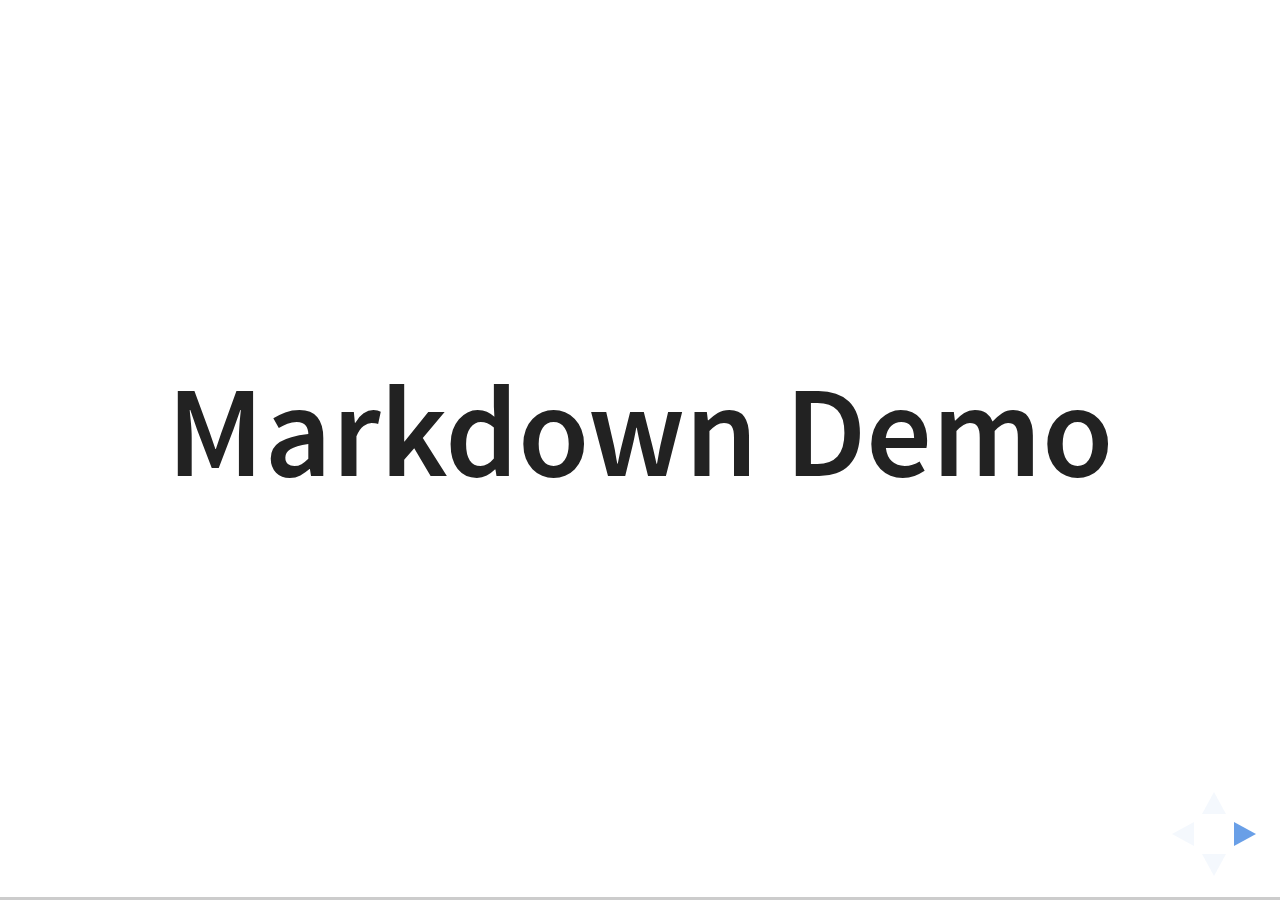
<file: plugin/markdown/example.html>
<!doctype html>
<html lang="en">

	<head>
		<meta charset="utf-8">

		<title>reveal.js - Markdown Demo</title>

		<link rel="stylesheet" href="../../css/reveal.css">
		<link rel="stylesheet" href="../../css/theme/white.css" id="theme">

        <link rel="stylesheet" href="../../lib/css/zenburn.css">
	</head>

	<body>

		<div class="reveal">

			<div class="slides">

                <!-- Use external markdown resource, separate slides by three newlines; vertical slides by two newlines -->
                <section data-markdown="example.md" data-separator="^\n\n\n" data-separator-vertical="^\n\n"></section>

                <!-- Slides are separated by three dashes (quick 'n dirty regular expression) -->
                <section data-markdown data-separator="---">
                    <script type="text/template">
                        ## Demo 1
                        Slide 1
                        ---
                        ## Demo 1
                        Slide 2
                        ---
                        ## Demo 1
                        Slide 3
                    </script>
                </section>

                <!-- Slides are separated by newline + three dashes + newline, vertical slides identical but two dashes -->
                <section data-markdown data-separator="^\n---\n$" data-separator-vertical="^\n--\n$">
                    <script type="text/template">
                        ## Demo 2
                        Slide 1.1

                        --

                        ## Demo 2
                        Slide 1.2

                        ---

                        ## Demo 2
                        Slide 2
                    </script>
                </section>

                <!-- No "extra" slides, since there are no separators defined (so they'll become horizontal rulers) -->
                <section data-markdown>
                    <script type="text/template">
                        A

                        ---

                        B

                        ---

                        C
                    </script>
                </section>

                <!-- Slide attributes -->
                <section data-markdown>
                    <script type="text/template">
                        <!-- .slide: data-background="#000000" -->
                        ## Slide attributes
                    </script>
                </section>

                <!-- Element attributes -->
                <section data-markdown>
                    <script type="text/template">
                        ## Element attributes
                        - Item 1 <!-- .element: class="fragment" data-fragment-index="2" -->
                        - Item 2 <!-- .element: class="fragment" data-fragment-index="1" -->
                    </script>
                </section>

                <!-- Code -->
                <section data-markdown>
                    <script type="text/template">
                        ```php
                        public function foo()
                        {
                            $foo = array(
                                'bar' => 'bar'
                            )
                        }
                        ```
                    </script>
                </section>

            </div>
		</div>

		<script src="../../lib/js/head.min.js"></script>
		<script src="../../js/reveal.js"></script>

		<script>

			Reveal.initialize({
				controls: true,
				progress: true,
				history: true,
				center: true,

				// Optional libraries used to extend on reveal.js
				dependencies: [
					{ src: '../../lib/js/classList.js', condition: function() { return !document.body.classList; } },
					{ src: 'marked.js', condition: function() { return !!document.querySelector( '[data-markdown]' ); } },
                    { src: 'markdown.js', condition: function() { return !!document.querySelector( '[data-markdown]' ); } },
                    { src: '../highlight/highlight.js', async: true, callback: function() { hljs.initHighlightingOnLoad(); } },
					{ src: '../notes/notes.js' }
				]
			});

		</script>

	</body>
</html>
</file>
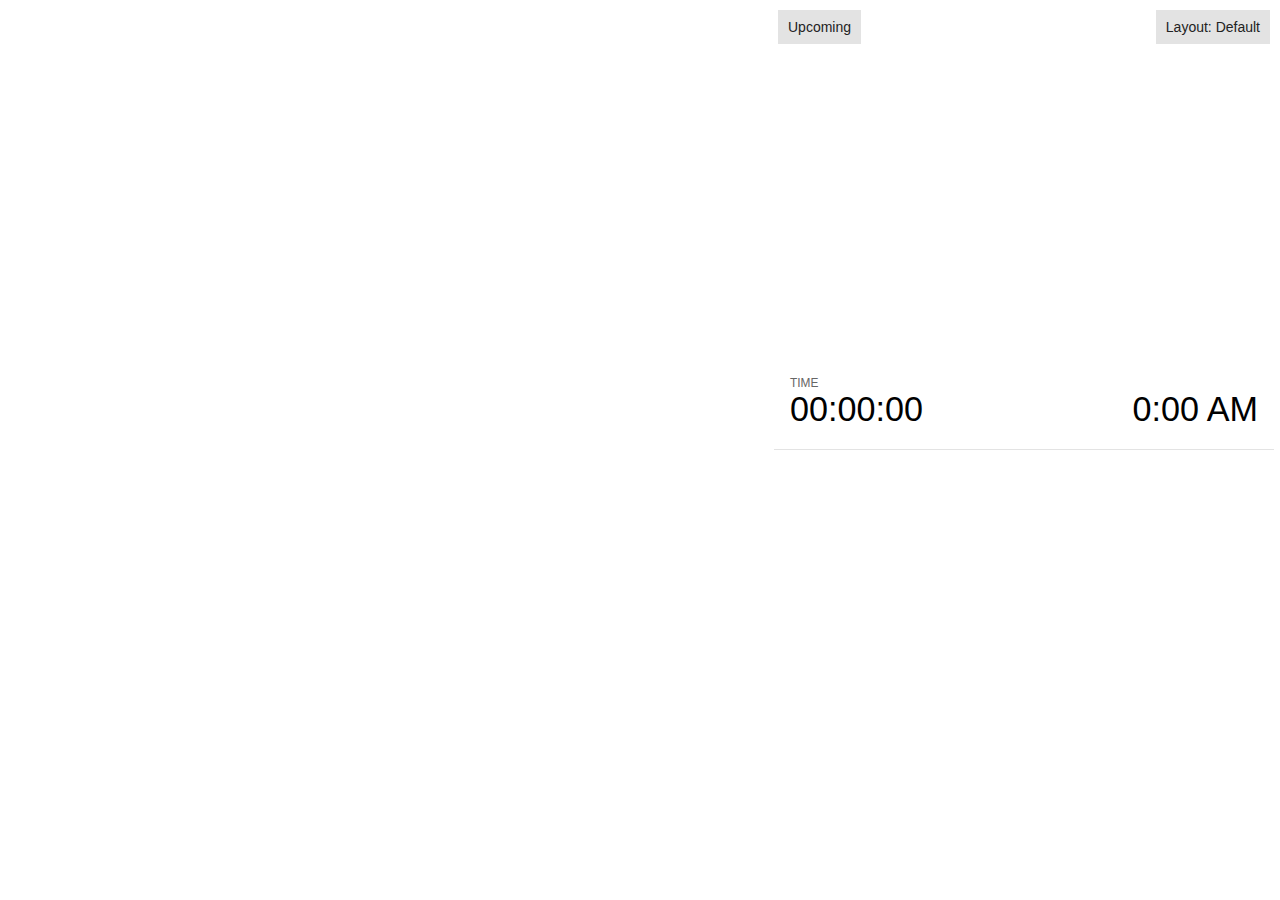
<file: plugin/notes/notes.html>
<!doctype html>
<html lang="en">
	<head>
		<meta charset="utf-8">

		<title>reveal.js - Slide Notes</title>

		<style>
			body {
				font-family: Helvetica;
				font-size: 18px;
			}

			#current-slide,
			#upcoming-slide,
			#speaker-controls {
				padding: 6px;
				box-sizing: border-box;
				-moz-box-sizing: border-box;
			}

			#current-slide iframe,
			#upcoming-slide iframe {
				width: 100%;
				height: 100%;
				border: 1px solid #ddd;
			}

			#current-slide .label,
			#upcoming-slide .label {
				position: absolute;
				top: 10px;
				left: 10px;
				z-index: 2;
			}

			.overlay-element {
				height: 34px;
				line-height: 34px;
				padding: 0 10px;
				text-shadow: none;
				background: rgba( 220, 220, 220, 0.8 );
				color: #222;
				font-size: 14px;
			}

			.overlay-element.interactive:hover {
				background: rgba( 220, 220, 220, 1 );
			}

			#current-slide {
				position: absolute;
				width: 60%;
				height: 100%;
				top: 0;
				left: 0;
				padding-right: 0;
			}

			#upcoming-slide {
				position: absolute;
				width: 40%;
				height: 40%;
				right: 0;
				top: 0;
			}

			/* Speaker controls */
			#speaker-controls {
				position: absolute;
				top: 40%;
				right: 0;
				width: 40%;
				height: 60%;
				overflow: auto;
				font-size: 18px;
			}

				.speaker-controls-time.hidden,
				.speaker-controls-notes.hidden {
					display: none;
				}

				.speaker-controls-time .label,
				.speaker-controls-pace .label,
				.speaker-controls-notes .label {
					text-transform: uppercase;
					font-weight: normal;
					font-size: 0.66em;
					color: #666;
					margin: 0;
				}

				.speaker-controls-time, .speaker-controls-pace {
					border-bottom: 1px solid rgba( 200, 200, 200, 0.5 );
					margin-bottom: 10px;
					padding: 10px 16px;
					padding-bottom: 20px;
					cursor: pointer;
				}

				.speaker-controls-time .reset-button {
					opacity: 0;
					float: right;
					color: #666;
					text-decoration: none;
				}
				.speaker-controls-time:hover .reset-button {
					opacity: 1;
				}

				.speaker-controls-time .timer,
				.speaker-controls-time .clock {
					width: 50%;
				}

				.speaker-controls-time .timer,
				.speaker-controls-time .clock,
				.speaker-controls-time .pacing .hours-value,
				.speaker-controls-time .pacing .minutes-value,
				.speaker-controls-time .pacing .seconds-value {
					font-size: 1.9em;
				}

				.speaker-controls-time .timer {
					float: left;
				}

				.speaker-controls-time .clock {
					float: right;
					text-align: right;
				}

				.speaker-controls-time span.mute {
					opacity: 0.3;
				}

				.speaker-controls-time .pacing-title {
					margin-top: 5px;
				}

				.speaker-controls-time .pacing.ahead {
					color: blue;
				}

				.speaker-controls-time .pacing.on-track {
					color: green;
				}

				.speaker-controls-time .pacing.behind {
					color: red;
				}

				.speaker-controls-notes {
					padding: 10px 16px;
				}

				.speaker-controls-notes .value {
					margin-top: 5px;
					line-height: 1.4;
					font-size: 1.2em;
				}

			/* Layout selector */
			#speaker-layout {
				position: absolute;
				top: 10px;
				right: 10px;
				color: #222;
				z-index: 10;
			}
				#speaker-layout select {
					position: absolute;
					width: 100%;
					height: 100%;
					top: 0;
					left: 0;
					border: 0;
					box-shadow: 0;
					cursor: pointer;
					opacity: 0;

					font-size: 1em;
					background-color: transparent;

					-moz-appearance: none;
					-webkit-appearance: none;
					-webkit-tap-highlight-color: rgba(0, 0, 0, 0);
				}

				#speaker-layout select:focus {
					outline: none;
					box-shadow: none;
				}

			.clear {
				clear: both;
			}

			/* Speaker layout: Wide */
			body[data-speaker-layout="wide"] #current-slide,
			body[data-speaker-layout="wide"] #upcoming-slide {
				width: 50%;
				height: 45%;
				padding: 6px;
			}

			body[data-speaker-layout="wide"] #current-slide {
				top: 0;
				left: 0;
			}

			body[data-speaker-layout="wide"] #upcoming-slide {
				top: 0;
				left: 50%;
			}

			body[data-speaker-layout="wide"] #speaker-controls {
				top: 45%;
				left: 0;
				width: 100%;
				height: 50%;
				font-size: 1.25em;
			}

			/* Speaker layout: Tall */
			body[data-speaker-layout="tall"] #current-slide,
			body[data-speaker-layout="tall"] #upcoming-slide {
				width: 45%;
				height: 50%;
				padding: 6px;
			}

			body[data-speaker-layout="tall"] #current-slide {
				top: 0;
				left: 0;
			}

			body[data-speaker-layout="tall"] #upcoming-slide {
				top: 50%;
				left: 0;
			}

			body[data-speaker-layout="tall"] #speaker-controls {
				padding-top: 40px;
				top: 0;
				left: 45%;
				width: 55%;
				height: 100%;
				font-size: 1.25em;
			}

			/* Speaker layout: Notes only */
			body[data-speaker-layout="notes-only"] #current-slide,
			body[data-speaker-layout="notes-only"] #upcoming-slide {
				display: none;
			}

			body[data-speaker-layout="notes-only"] #speaker-controls {
				padding-top: 40px;
				top: 0;
				left: 0;
				width: 100%;
				height: 100%;
				font-size: 1.25em;
			}

			@media screen and (max-width: 1080px) {
				body[data-speaker-layout="default"] #speaker-controls {
					font-size: 16px;
				}
			}

			@media screen and (max-width: 900px) {
				body[data-speaker-layout="default"] #speaker-controls {
					font-size: 14px;
				}
			}

			@media screen and (max-width: 800px) {
				body[data-speaker-layout="default"] #speaker-controls {
					font-size: 12px;
				}
			}

		</style>
	</head>

	<body>

		<div id="current-slide"></div>
		<div id="upcoming-slide"><span class="overlay-element label">Upcoming</span></div>
		<div id="speaker-controls">
			<div class="speaker-controls-time">
				<h4 class="label">Time <span class="reset-button">Click to Reset</span></h4>
				<div class="clock">
					<span class="clock-value">0:00 AM</span>
				</div>
				<div class="timer">
					<span class="hours-value">00</span><span class="minutes-value">:00</span><span class="seconds-value">:00</span>
				</div>
				<div class="clear"></div>

				<h4 class="label pacing-title" style="display: none">Pacing – Time to finish current slide</h4>
				<div class="pacing" style="display: none">
					<span class="hours-value">00</span><span class="minutes-value">:00</span><span class="seconds-value">:00</span>
				</div>
			</div>

			<div class="speaker-controls-notes hidden">
				<h4 class="label">Notes</h4>
				<div class="value"></div>
			</div>
		</div>
		<div id="speaker-layout" class="overlay-element interactive">
			<span class="speaker-layout-label"></span>
			<select class="speaker-layout-dropdown"></select>
		</div>

		<script src="../../plugin/markdown/marked.js"></script>
		<script>

			(function() {

				var notes,
					notesValue,
					currentState,
					currentSlide,
					upcomingSlide,
					layoutLabel,
					layoutDropdown,
					connected = false;

				var SPEAKER_LAYOUTS = {
					'default': 'Default',
					'wide': 'Wide',
					'tall': 'Tall',
					'notes-only': 'Notes only'
				};

				setupLayout();

				window.addEventListener( 'message', function( event ) {

					var data = JSON.parse( event.data );

					// The overview mode is only useful to the reveal.js instance
					// where navigation occurs so we don't sync it
					if( data.state ) delete data.state.overview;

					// Messages sent by the notes plugin inside of the main window
					if( data && data.namespace === 'reveal-notes' ) {
						if( data.type === 'connect' ) {
							handleConnectMessage( data );
						}
						else if( data.type === 'state' ) {
							handleStateMessage( data );
						}
					}
					// Messages sent by the reveal.js inside of the current slide preview
					else if( data && data.namespace === 'reveal' ) {
						if( /ready/.test( data.eventName ) ) {
							// Send a message back to notify that the handshake is complete
							window.opener.postMessage( JSON.stringify({ namespace: 'reveal-notes', type: 'connected'} ), '*' );
						}
						else if( /slidechanged|fragmentshown|fragmenthidden|paused|resumed/.test( data.eventName ) && currentState !== JSON.stringify( data.state ) ) {

							window.opener.postMessage( JSON.stringify({ method: 'setState', args: [ data.state ]} ), '*' );

						}
					}

				} );

				/**
				 * Called when the main window is trying to establish a
				 * connection.
				 */
				function handleConnectMessage( data ) {

					if( connected === false ) {
						connected = true;

						setupIframes( data );
						setupKeyboard();
						setupNotes();
						setupTimer();
					}

				}

				/**
				 * Called when the main window sends an updated state.
				 */
				function handleStateMessage( data ) {

					// Store the most recently set state to avoid circular loops
					// applying the same state
					currentState = JSON.stringify( data.state );

					// No need for updating the notes in case of fragment changes
					if ( data.notes ) {
						notes.classList.remove( 'hidden' );
						notesValue.style.whiteSpace = data.whitespace;
						if( data.markdown ) {
							notesValue.innerHTML = marked( data.notes );
						}
						else {
							notesValue.innerHTML = data.notes;
						}
					}
					else {
						notes.classList.add( 'hidden' );
					}

					// Update the note slides
					currentSlide.contentWindow.postMessage( JSON.stringify({ method: 'setState', args: [ data.state ] }), '*' );
					upcomingSlide.contentWindow.postMessage( JSON.stringify({ method: 'setState', args: [ data.state ] }), '*' );
					upcomingSlide.contentWindow.postMessage( JSON.stringify({ method: 'next' }), '*' );

				}

				// Limit to max one state update per X ms
				handleStateMessage = debounce( handleStateMessage, 200 );

				/**
				 * Forward keyboard events to the current slide window.
				 * This enables keyboard events to work even if focus
				 * isn't set on the current slide iframe.
				 */
				function setupKeyboard() {

					document.addEventListener( 'keydown', function( event ) {
						currentSlide.contentWindow.postMessage( JSON.stringify({ method: 'triggerKey', args: [ event.keyCode ] }), '*' );
					} );

				}

				/**
				 * Creates the preview iframes.
				 */
				function setupIframes( data ) {

					var params = [
						'receiver',
						'progress=false',
						'history=false',
						'transition=none',
						'autoSlide=0',
						'backgroundTransition=none'
					].join( '&' );

					var urlSeparator = /\?/.test(data.url) ? '&' : '?';
					var hash = '#/' + data.state.indexh + '/' + data.state.indexv;
					var currentURL = data.url + urlSeparator + params + '&postMessageEvents=true' + hash;
					var upcomingURL = data.url + urlSeparator + params + '&controls=false' + hash;

					currentSlide = document.createElement( 'iframe' );
					currentSlide.setAttribute( 'width', 1280 );
					currentSlide.setAttribute( 'height', 1024 );
					currentSlide.setAttribute( 'src', currentURL );
					document.querySelector( '#current-slide' ).appendChild( currentSlide );

					upcomingSlide = document.createElement( 'iframe' );
					upcomingSlide.setAttribute( 'width', 640 );
					upcomingSlide.setAttribute( 'height', 512 );
					upcomingSlide.setAttribute( 'src', upcomingURL );
					document.querySelector( '#upcoming-slide' ).appendChild( upcomingSlide );

				}

				/**
				 * Setup the notes UI.
				 */
				function setupNotes() {

					notes = document.querySelector( '.speaker-controls-notes' );
					notesValue = document.querySelector( '.speaker-controls-notes .value' );

				}

				function getTimings() {

					var slides = Reveal.getSlides();
					var defaultTiming = Reveal.getConfig().defaultTiming;
					if (defaultTiming == null) {
						return null;
					}
					var timings = [];
					for ( var i in slides ) {
						var slide = slides[i];
						var timing = defaultTiming;
						if( slide.hasAttribute( 'data-timing' )) {
							var t = slide.getAttribute( 'data-timing' );
							timing = parseInt(t);
							if( isNaN(timing) ) {
								console.warn("Could not parse timing '" + t + "' of slide " + i + "; using default of " + defaultTiming);
								timing = defaultTiming;
							}
						}
						timings.push(timing);
					}
					return timings;

				}

				/**
				 * Return the number of seconds allocated for presenting
				 * all slides up to and including this one.
				 */
				function getTimeAllocated(timings) {

					var slides = Reveal.getSlides();
					var allocated = 0;
					var currentSlide = Reveal.getSlidePastCount();
					for (var i in slides.slice(0, currentSlide + 1)) {
						allocated += timings[i];
					}
					return allocated;

				}

				/**
				 * Create the timer and clock and start updating them
				 * at an interval.
				 */
				function setupTimer() {

					var start = new Date(),
					timeEl = document.querySelector( '.speaker-controls-time' ),
					clockEl = timeEl.querySelector( '.clock-value' ),
					hoursEl = timeEl.querySelector( '.hours-value' ),
					minutesEl = timeEl.querySelector( '.minutes-value' ),
					secondsEl = timeEl.querySelector( '.seconds-value' ),
					pacingTitleEl = timeEl.querySelector( '.pacing-title' ),
					pacingEl = timeEl.querySelector( '.pacing' ),
					pacingHoursEl = pacingEl.querySelector( '.hours-value' ),
					pacingMinutesEl = pacingEl.querySelector( '.minutes-value' ),
					pacingSecondsEl = pacingEl.querySelector( '.seconds-value' );

					var timings = getTimings();
					if (timings !== null) {
						pacingTitleEl.style.removeProperty('display');
						pacingEl.style.removeProperty('display');
					}

					function _displayTime( hrEl, minEl, secEl, time) {

						var sign = Math.sign(time) == -1 ? "-" : "";
						time = Math.abs(Math.round(time / 1000));
						var seconds = time % 60;
						var minutes = Math.floor( time / 60 ) % 60 ;
						var hours = Math.floor( time / ( 60 * 60 )) ;
						hrEl.innerHTML = sign + zeroPadInteger( hours );
						if (hours == 0) {
							hrEl.classList.add( 'mute' );
						}
						else {
							hrEl.classList.remove( 'mute' );
						}
						minEl.innerHTML = ':' + zeroPadInteger( minutes );
						if (hours == 0 && minutes == 0) {
							minEl.classList.add( 'mute' );
						}
						else {
							minEl.classList.remove( 'mute' );
						}
						secEl.innerHTML = ':' + zeroPadInteger( seconds );
					}

					function _updateTimer() {

						var diff, hours, minutes, seconds,
						now = new Date();

						diff = now.getTime() - start.getTime();

						clockEl.innerHTML = now.toLocaleTimeString( 'en-US', { hour12: true, hour: '2-digit', minute:'2-digit' } );
						_displayTime( hoursEl, minutesEl, secondsEl, diff );
						if (timings !== null) {
							_updatePacing(diff);
						}

					}

					function _updatePacing(diff) {

						var slideEndTiming = getTimeAllocated(timings) * 1000;
						var currentSlide = Reveal.getSlidePastCount();
						var currentSlideTiming = timings[currentSlide] * 1000;
						var timeLeftCurrentSlide = slideEndTiming - diff;
						if (timeLeftCurrentSlide < 0) {
							pacingEl.className = 'pacing behind';
						}
						else if (timeLeftCurrentSlide < currentSlideTiming) {
							pacingEl.className = 'pacing on-track';
						}
						else {
							pacingEl.className = 'pacing ahead';
						}
						_displayTime( pacingHoursEl, pacingMinutesEl, pacingSecondsEl, timeLeftCurrentSlide );

					}

					// Update once directly
					_updateTimer();

					// Then update every second
					setInterval( _updateTimer, 1000 );

					function _resetTimer() {

						if (timings == null) {
							start = new Date();
						}
						else {
							// Reset timer to beginning of current slide
							var slideEndTiming = getTimeAllocated(timings) * 1000;
							var currentSlide = Reveal.getSlidePastCount();
							var currentSlideTiming = timings[currentSlide] * 1000;
							var previousSlidesTiming = slideEndTiming - currentSlideTiming;
							var now = new Date();
							start = new Date(now.getTime() - previousSlidesTiming);
						}
						_updateTimer();

					}

					timeEl.addEventListener( 'click', function() {
						_resetTimer();
						return false;
					} );

				}

				/**
				 * Sets up the speaker view layout and layout selector.
				 */
				function setupLayout() {

					layoutDropdown = document.querySelector( '.speaker-layout-dropdown' );
					layoutLabel = document.querySelector( '.speaker-layout-label' );

					// Render the list of available layouts
					for( var id in SPEAKER_LAYOUTS ) {
						var option = document.createElement( 'option' );
						option.setAttribute( 'value', id );
						option.textContent = SPEAKER_LAYOUTS[ id ];
						layoutDropdown.appendChild( option );
					}

					// Monitor the dropdown for changes
					layoutDropdown.addEventListener( 'change', function( event ) {

						setLayout( layoutDropdown.value );

					}, false );

					// Restore any currently persisted layout
					setLayout( getLayout() );

				}

				/**
				 * Sets a new speaker view layout. The layout is persisted
				 * in local storage.
				 */
				function setLayout( value ) {

					var title = SPEAKER_LAYOUTS[ value ];

					layoutLabel.innerHTML = 'Layout' + ( title ? ( ': ' + title ) : '' );
					layoutDropdown.value = value;

					document.body.setAttribute( 'data-speaker-layout', value );

					// Persist locally
					if( window.localStorage ) {
						window.localStorage.setItem( 'reveal-speaker-layout', value );
					}

				}

				/**
				 * Returns the ID of the most recently set speaker layout
				 * or our default layout if none has been set.
				 */
				function getLayout() {

					if( window.localStorage ) {
						var layout = window.localStorage.getItem( 'reveal-speaker-layout' );
						if( layout ) {
							return layout;
						}
					}

					// Default to the first record in the layouts hash
					for( var id in SPEAKER_LAYOUTS ) {
						return id;
					}

				}

				function zeroPadInteger( num ) {

					var str = '00' + parseInt( num );
					return str.substring( str.length - 2 );

				}

				/**
				 * Limits the frequency at which a function can be called.
				 */
				function debounce( fn, ms ) {

					var lastTime = 0,
						timeout;

					return function() {

						var args = arguments;
						var context = this;

						clearTimeout( timeout );

						var timeSinceLastCall = Date.now() - lastTime;
						if( timeSinceLastCall > ms ) {
							fn.apply( context, args );
							lastTime = Date.now();
						}
						else {
							timeout = setTimeout( function() {
								fn.apply( context, args );
								lastTime = Date.now();
							}, ms - timeSinceLastCall );
						}

					}

				}

			})();

		</script>
	</body>
</html>
</file>
<file: css/theme/white.css>
/**
 * White theme for reveal.js. This is the opposite of the 'black' theme.
 *
 * By Hakim El Hattab, http://hakim.se
 */
@import url(../../lib/font/source-sans-pro/source-sans-pro.css);
section.has-dark-background, section.has-dark-background h1, section.has-dark-background h2, section.has-dark-background h3, section.has-dark-background h4, section.has-dark-background h5, section.has-dark-background h6 {
  color: #fff; }

/*********************************************
 * GLOBAL STYLES
 *********************************************/
body {
  background: #fff;
  background-color: #fff; }

.reveal {
  font-family: "Source Sans Pro", Helvetica, sans-serif;
  font-size: 42px;
  font-weight: normal;
  color: #222; }

::selection {
  color: #fff;
  background: #98bdef;
  text-shadow: none; }

::-moz-selection {
  color: #fff;
  background: #98bdef;
  text-shadow: none; }

.reveal .slides > section,
.reveal .slides > section > section {
  line-height: 1.3;
  font-weight: inherit; }

/*********************************************
 * HEADERS
 *********************************************/
.reveal h1,
.reveal h2,
.reveal h3,
.reveal h4,
.reveal h5,
.reveal h6 {
  margin: 0 0 20px 0;
  color: #222;
  font-family: "Source Sans Pro", Helvetica, sans-serif;
  font-weight: 600;
  line-height: 1.2;
  letter-spacing: normal;
  text-shadow: none;
  word-wrap: break-word; }

.reveal h1 {
  font-size: 2.5em; }

.reveal h2 {
  font-size: 1.6em; }

.reveal h3 {
  font-size: 1.3em; }

.reveal h4 {
  font-size: 1em; }

.reveal h1 {
  text-shadow: none; }

/*********************************************
 * OTHER
 *********************************************/
.reveal p {
  margin: 20px 0;
  line-height: 1.3; }

/* Ensure certain elements are never larger than the slide itself */
.reveal img,
.reveal video,
.reveal iframe {
  max-width: 95%;
  max-height: 95%; }

.reveal strong,
.reveal b {
  font-weight: bold; }

.reveal em {
  font-style: italic; }

.reveal ol,
.reveal dl,
.reveal ul {
  display: inline-block;
  text-align: left;
  margin: 0 0 0 1em; }

.reveal ol {
  list-style-type: decimal; }

.reveal ul {
  list-style-type: disc; }

.reveal ul ul {
  list-style-type: square; }

.reveal ul ul ul {
  list-style-type: circle; }

.reveal ul ul,
.reveal ul ol,
.reveal ol ol,
.reveal ol ul {
  display: block;
  margin-left: 40px; }

.reveal dt {
  font-weight: bold; }

.reveal dd {
  margin-left: 40px; }

.reveal q,
.reveal blockquote {
  quotes: none; }

.reveal blockquote {
  display: block;
  position: relative;
  width: 70%;
  margin: 20px auto;
  padding: 5px;
  font-style: italic;
  background: rgba(255, 255, 255, 0.05);
  box-shadow: 0px 0px 2px rgba(0, 0, 0, 0.2); }

.reveal blockquote p:first-child,
.reveal blockquote p:last-child {
  display: inline-block; }

.reveal q {
  font-style: italic; }

.reveal pre {
  display: block;
  position: relative;
  width: 100%;
  margin: 20px auto;
  text-align: left;
  font-size: 1em;
  font-family: monospace;
  /* line-height: 2em; */
  word-wrap: break-word;
  box-shadow: 0px 0px 6px rgba(0, 0, 0, 0.3); }

.reveal code {
  font-family: monospace; }

.reveal pre code {
  display: block;
  padding: 5px;
  overflow: auto;
  max-height: 400px;
  word-wrap: normal; }

.reveal table {
  margin: auto;
  border-collapse: collapse;
  border-spacing: 0; }

.reveal table th {
  font-weight: bold; }

.reveal table th,
.reveal table td {
  text-align: left;
  padding: 0.2em 0.5em 0.2em 0.5em;
  border-bottom: 1px solid; }

.reveal table th[align="center"],
.reveal table td[align="center"] {
  text-align: center; }

.reveal table th[align="right"],
.reveal table td[align="right"] {
  text-align: right; }

.reveal table tbody tr:last-child th,
.reveal table tbody tr:last-child td {
  border-bottom: none; }

.reveal sup {
  vertical-align: super; }

.reveal sub {
  vertical-align: sub; }

.reveal small {
  display: inline-block;
  font-size: 0.6em;
  line-height: 1.2em;
  vertical-align: top; }

.reveal small * {
  vertical-align: top; }

/*********************************************
 * LINKS
 *********************************************/
.reveal a {
  color: #2a76dd;
  text-decoration: none;
  -webkit-transition: color .15s ease;
  -moz-transition: color .15s ease;
  transition: color .15s ease; }

.reveal a:hover {
  color: #6ca0e8;
  text-shadow: none;
  border: none; }

.reveal .roll span:after {
  color: #fff;
  background: #1a53a1; }

/*********************************************
 * IMAGES
 *********************************************/
.reveal section img {
  margin: 15px 0px;
  background: rgba(255, 255, 255, 0.12);
  border: 4px solid #222;
  box-shadow: 0 0 10px rgba(0, 0, 0, 0.15); }

.reveal section img.plain {
  border: 0;
  box-shadow: none; }

.reveal a img {
  -webkit-transition: all .15s linear;
  -moz-transition: all .15s linear;
  transition: all .15s linear; }

.reveal a:hover img {
  background: rgba(255, 255, 255, 0.2);
  border-color: #2a76dd;
  box-shadow: 0 0 20px rgba(0, 0, 0, 0.55); }

/*********************************************
 * NAVIGATION CONTROLS
 *********************************************/
.reveal .controls .navigate-left,
.reveal .controls .navigate-left.enabled {
  border-right-color: #2a76dd; }

.reveal .controls .navigate-right,
.reveal .controls .navigate-right.enabled {
  border-left-color: #2a76dd; }

.reveal .controls .navigate-up,
.reveal .controls .navigate-up.enabled {
  border-bottom-color: #2a76dd; }

.reveal .controls .navigate-down,
.reveal .controls .navigate-down.enabled {
  border-top-color: #2a76dd; }

.reveal .controls .navigate-left.enabled:hover {
  border-right-color: #6ca0e8; }

.reveal .controls .navigate-right.enabled:hover {
  border-left-color: #6ca0e8; }

.reveal .controls .navigate-up.enabled:hover {
  border-bottom-color: #6ca0e8; }

.reveal .controls .navigate-down.enabled:hover {
  border-top-color: #6ca0e8; }

/*********************************************
 * PROGRESS BAR
 *********************************************/
.reveal .progress {
  background: rgba(0, 0, 0, 0.2); }

.reveal .progress span {
  background: #2a76dd;
  -webkit-transition: width 800ms cubic-bezier(0.26, 0.86, 0.44, 0.985);
  -moz-transition: width 800ms cubic-bezier(0.26, 0.86, 0.44, 0.985);
  transition: width 800ms cubic-bezier(0.26, 0.86, 0.44, 0.985); }
</file>
<file: lib/css/zenburn.css>
/*

Zenburn style from voldmar.ru (c) Vladimir Epifanov <voldmar@voldmar.ru>
based on dark.css by Ivan Sagalaev

*/

.hljs {
  display: block;
  overflow-x: auto;
  padding: 0.5em;
  background: #3f3f3f;
  color: #dcdcdc;
}

.hljs-keyword,
.hljs-selector-tag,
.hljs-tag {
  color: #e3ceab;
}

.hljs-template-tag {
  color: #dcdcdc;
}

.hljs-number {
  color: #8cd0d3;
}

.hljs-variable,
.hljs-template-variable,
.hljs-attribute {
  color: #efdcbc;
}

.hljs-literal {
  color: #efefaf;
}

.hljs-subst {
  color: #8f8f8f;
}

.hljs-title,
.hljs-name,
.hljs-selector-id,
.hljs-selector-class,
.hljs-section,
.hljs-type {
  color: #efef8f;
}

.hljs-symbol,
.hljs-bullet,
.hljs-link {
  color: #dca3a3;
}

.hljs-deletion,
.hljs-string,
.hljs-built_in,
.hljs-builtin-name {
  color: #cc9393;
}

.hljs-addition,
.hljs-comment,
.hljs-quote,
.hljs-meta {
  color: #7f9f7f;
}


.hljs-emphasis {
  font-style: italic;
}

.hljs-strong {
  font-weight: bold;
}
</file>
<file: example/fixed/index_files/graphik.css>
/*
        This font software is the property of Commercial Type.

        You may not modify the font software, use it on another website, or install it on a computer.

        License information is available at http://commercialtype.com/eula
        For more information please visit Commercial Type at http://commercialtype.com or email us at info[at]commercialtype.com

        Copyright (C) 2016 Schwartzco Inc.
        License: 1604-VWVLXT
*/
@font-face {
  font-family: 'Graphik Meetup';
  src: url('[data-uri]') format('woff2'),
       url('[data-uri]') format('woff');
  font-weight:  600;
  font-style:   normal;
  font-stretch: normal;
}


@font-face {
  font-family: 'Graphik Meetup';
  src: url('[data-uri]') format('woff2'),
       url('[data-uri]') format('woff');
  font-weight:  500;
  font-style:   normal;
  font-stretch: normal;
}

@font-face {
  font-family: 'Graphik Meetup';
  src: url('[data-uri]') format('woff2'),
       url('[data-uri]') format('woff');
  font-weight:  400;
  font-style:   normal;
  font-stretch: normal;
}
</file>
<file: example/fixed/index_files/sassquatch2_shims.css>
.bounds:after,.bounds:before,.chunk:after,.chunk:before{content:" ";display:table}.bounds:after,.chunk:after{clear:both}.view--loading:before{-webkit-transform-origin:center center;-ms-transform-origin:center center;transform-origin:center center}@-webkit-keyframes spin{0%{-webkit-transform:rotate(0deg)}100%{-webkit-transform:rotate(360deg)}}@keyframes spin{0%{-webkit-transform:rotate(0deg);-ms-transform:rotate(0deg);transform:rotate(0deg)}100%{-webkit-transform:rotate(360deg);-ms-transform:rotate(360deg);transform:rotate(360deg)}}@media only screen and (min-width:440px){.atSmall_align--center{text-align:center!important}}@media only screen and (min-width:640px){.atMedium_align--center{text-align:center!important}}@media only screen and (min-width:840px){.atLarge_align--center{text-align:center!important}}@media only screen and (min-width:440px){.atSmall_align--right{text-align:right!important}}@media only screen and (min-width:640px){.atMedium_align--right{text-align:right!important}}@media only screen and (min-width:840px){.atLarge_align--right{text-align:right!important}}@media only screen and (min-width:440px){.atSmall_align--left{text-align:left!important}}@media only screen and (min-width:640px){.atMedium_align--left{text-align:left!important}}@media only screen and (min-width:840px){.atLarge_align--left{text-align:left!important}}@media only screen and (min-width:440px){.atSmall_display--none{display:none!important}}@media only screen and (min-width:640px){.atMedium_display--none{display:none!important}}@media only screen and (min-width:840px){.atLarge_display--none{display:none!important}}@media only screen and (min-width:440px){.atSmall_display--block{display:block!important}}@media only screen and (min-width:640px){.atMedium_display--block{display:block!important}}@media only screen and (min-width:840px){.atLarge_display--block{display:block!important}}@media only screen and (min-width:440px){.atSmall_display--flex{display:flex!important}}@media only screen and (min-width:640px){.atMedium_display--flex{display:flex!important}}@media only screen and (min-width:840px){.atLarge_display--flex{display:flex!important}}@media only screen and (min-width:440px){.atSmall_display--inline{display:inline!important}}@media only screen and (min-width:640px){.atMedium_display--inline{display:inline!important}}@media only screen and (min-width:840px){.atLarge_display--inline{display:inline!important}}@media only screen and (min-width:440px){.atSmall_display--inlineBlock{display:inline-block!important}}@media only screen and (min-width:640px){.atMedium_display--inlineBlock{display:inline-block!important}}@media only screen and (min-width:840px){.atLarge_display--inlineBlock{display:inline-block!important}}@media only screen and (min-width:440px){.atSmall_display--inlineFlex{display:inline-flex!important}}@media only screen and (min-width:640px){.atMedium_display--inlineFlex{display:inline-flex!important}}@media only screen and (min-width:840px){.atLarge_display--inlineFlex{display:inline-flex!important}}@media only screen and (min-width:440px){.atSmall_visibility--a11yHide{border:0;clip:rect(0 0 0 0);position:absolute;overflow:hidden;margin:-1px;padding:0;width:1px;height:1px}}@media only screen and (min-width:640px){.atMedium_visibility--a11yHide{border:0;clip:rect(0 0 0 0);position:absolute;overflow:hidden;margin:-1px;padding:0;width:1px;height:1px}}@media only screen and (min-width:840px){.atLarge_visibility--a11yHide{border:0;clip:rect(0 0 0 0);position:absolute;overflow:hidden;margin:-1px;padding:0;width:1px;height:1px}}@media only screen and (min-width:440px){.atSmall_visibility--a11yShow{clip:initial;position:static;overflow:visible;margin:0;width:auto;height:auto}}@media only screen and (min-width:640px){.atMedium_visibility--a11yShow{clip:initial;position:static;overflow:visible;margin:0;width:auto;height:auto}}@media only screen and (min-width:840px){.atLarge_visibility--a11yShow{clip:initial;position:static;overflow:visible;margin:0;width:auto;height:auto}}@media only screen and (min-width:440px){.atSmall_width--auto{width:auto!important}}@media only screen and (min-width:640px){.atMedium_width--auto{width:auto!important}}@media only screen and (min-width:840px){.atLarge_width--auto{width:auto!important}}@media only screen and (min-width:440px){.atSmall_width--full{width:100%!important}}@media only screen and (min-width:640px){.atMedium_width--full{width:100%!important}}@media only screen and (min-width:840px){.atLarge_width--full{width:100%!important}}@media only screen and (min-width:440px){.atSmall_padding--top{padding-top:16px}}@media only screen and (min-width:640px){.atMedium_padding--top{padding-top:16px}}@media only screen and (min-width:840px){.atLarge_padding--top{padding-top:16px}}@media only screen and (min-width:440px){.atSmall_padding--right{padding-right:16px}}@media only screen and (min-width:640px){.atMedium_padding--right{padding-right:16px}}@media only screen and (min-width:840px){.atLarge_padding--right{padding-right:16px}}@media only screen and (min-width:440px){.atSmall_padding--bottom{padding-bottom:16px}}@media only screen and (min-width:640px){.atMedium_padding--bottom{padding-bottom:16px}}@media only screen and (min-width:840px){.atLarge_padding--bottom{padding-bottom:16px}}@media only screen and (min-width:440px){.atSmall_padding--left{padding-left:16px}}@media only screen and (min-width:640px){.atMedium_padding--left{padding-left:16px}}@media only screen and (min-width:840px){.atLarge_padding--left{padding-left:16px}}@media only screen and (min-width:440px){.atSmall_padding--none{padding:0!important}}@media only screen and (min-width:640px){.atMedium_padding--none{padding:0!important}}@media only screen and (min-width:840px){.atLarge_padding--none{padding:0!important}}@media only screen and (min-width:440px){.atSmall_margin--center{margin-left:auto;margin-right:auto}}@media only screen and (min-width:640px){.atMedium_margin--center{margin-left:auto;margin-right:auto}}@media only screen and (min-width:840px){.atLarge_margin--center{margin-left:auto;margin-right:auto}}@media only screen and (min-width:440px){.atSmall_border--top{border-top:1px solid rgba(0,0,0,.12)}.inverted .atSmall_border--top{border-top:1px solid rgba(255,255,255,.2)}}@media only screen and (min-width:640px){.atMedium_border--top{border-top:1px solid rgba(0,0,0,.12)}.inverted .atMedium_border--top{border-top:1px solid rgba(255,255,255,.2)}}@media only screen and (min-width:840px){.atLarge_border--top{border-top:1px solid rgba(0,0,0,.12)}.inverted .atLarge_border--top{border-top:1px solid rgba(255,255,255,.2)}}@media only screen and (min-width:440px){.atSmall_border--none{border-width:0!important}}@media only screen and (min-width:640px){.atMedium_border--none{border-width:0!important}}@media only screen and (min-width:840px){.atLarge_border--none{border-width:0!important}}.margin--top{margin-top:16px}.margin--right{margin-right:16px}.margin--left{margin-left:16px}.margin--bottom{margin-bottom:16px}.margin--all{margin:16px}.margin--none{margin:0}.padding--top{padding-top:16px}.padding--right{padding-right:16px}.padding--left{padding-left:16px}.padding--bottom{padding-bottom:16px}.padding--all{padding:16px}.padding--none{padding:0}.margin--center{margin-left:auto;margin-right:auto}.border--top,.bordered{border-top:1px solid rgba(0,0,0,.12)}.inverted .border--top,.inverted .bordered{border-top:1px solid rgba(255,255,255,.2)}.border--right{border-right:1px solid rgba(0,0,0,.12)}.inverted .border--right{border-right:1px solid rgba(255,255,255,.2)}.border--bottom{border-bottom:1px solid rgba(0,0,0,.12)}.inverted .border--bottom{border-bottom:1px solid rgba(255,255,255,.2)}.border--left{border-left:1px solid rgba(0,0,0,.12)}.inverted .border--left{border-left:1px solid rgba(255,255,255,.2)}.border--none{border-width:0!important}.focus--none{outline:0}.bordered{padding-top:16px}.chunk{display:block;margin-bottom:16px!important}.row{display:-webkit-box;display:-moz-box;display:box;display:-webkit-flex;display:-moz-flex;display:-ms-flexbox;display:flex;-webkit-box-pack:start;box-pack:start;-webkit-justify-content:flex-start;-ms-justify-content:flex-start;justify-content:flex-start;-ms-flex-pack:start;-webkit-box-align:flex;box-align:flex;-webkit-align-items:flex;-ms-align-items:flex;align-items:flex;-ms-flex-align:flex;box-sizing:border-box;-webkit-box-orient:horizontal;box-orient:horizontal;-webkit-box-direction:normal;box-direction:normal;-webkit-flex-direction:row;flex-direction:row;-ms-flex-direction:row;-webkit-box-lines:single;box-lines:single;-webkit-flex-wrap:nowrap;-ms-flex-wrap:nowrap;flex-wrap:nowrap}.ieRoot_lt_IE10 .row{display:table;table-layout:auto;width:100%}.row-item{-webkit-flex-grow:1;flex-grow:1;-ms-flex-positive:1;-webkit-flex-basis:0;flex-basis:0;-ms-flex-preferred-size:0;box-sizing:border-box;width:auto;min-width:0;padding-left:16px}.ieRoot_lt_IE10 .row-item{display:table-cell;vertical-align:top}.row-item:first-child{padding-left:0}.row--noGutters .row-item{padding:0}.row--reverse{-webkit-box-orient:horizontal;box-orient:horizontal;-webkit-box-direction:reverse;box-direction:reverse;-webkit-flex-direction:row-reverse;flex-direction:row-reverse;-ms-flex-direction:row-reverse}.row--wrap{-webkit-box-lines:multiple;box-lines:multiple;-webkit-flex-wrap:wrap;-ms-flex-wrap:wrap;flex-wrap:wrap}.row--flexEnd{-webkit-box-pack:end;box-pack:end;-webkit-justify-content:flex-end;-ms-justify-content:flex-end;justify-content:flex-end;-ms-flex-pack:end}.row--center{-webkit-box-pack:center;box-pack:center;-webkit-justify-content:center;-ms-justify-content:center;justify-content:center;-ms-flex-pack:center}.row--spaceBetween{-webkit-box-pack:justify;box-pack:justify;-webkit-justify-content:space-between;-ms-justify-content:space-between;justify-content:space-between;-ms-flex-pack:justify}.row--spaceAround{-webkit-box-pack:distribute;box-pack:distribute;-webkit-justify-content:space-around;-ms-justify-content:space-around;justify-content:space-around;-ms-flex-pack:distribute}.row-item--shrink{-webkit-flex-grow:0;flex-grow:0;-ms-flex-positive:0;-webkit-flex-shrink:0;flex-shrink:0;-ms-flex-negative:0;-webkit-flex-basis:auto;flex-basis:auto;-ms-flex-preferred-size:auto;width:initial}.ieRoot_lt_IE10 .row-item--shrink{width:1%;vertical-align:top}.row-item--alignMiddle{-webkit-align-self:center;align-self:center;-ms-flex-item-align:center}.ieRoot_lt_IE10 .row-item--alignMiddle{vertical-align:middle}.bounds{box-sizing:border-box;margin-left:auto;margin-right:auto;max-width:840px;padding:24px 16px 8px;width:100%}.bounds--sideHeader,.bounds--wide{max-width:1100px}@media only screen and (min-width:840px){.bounds--sideHeader{padding-left:276px;position:relative}.bounds-header{position:absolute;top:24px;left:16px;width:236px;text-align:right}}.spreadable{display:-webkit-box;display:-moz-box;display:box;display:-webkit-flex;display:-moz-flex;display:-ms-flexbox;display:flex;-webkit-box-pack:start;box-pack:start;-webkit-justify-content:flex-start;-ms-justify-content:flex-start;justify-content:flex-start;-ms-flex-pack:start;-webkit-box-align:flex;box-align:flex;-webkit-align-items:flex;-ms-align-items:flex;align-items:flex;-ms-flex-align:flex;box-sizing:border-box;-webkit-box-orient:vertical;box-orient:vertical;-webkit-box-direction:normal;box-direction:normal;-webkit-flex-direction:column;flex-direction:column;-ms-flex-direction:column}.ieRoot_lt_IE10 .spreadable{height:100%;table-layout:auto;width:100%;display:block}.spreadable-item{-webkit-flex-grow:1;flex-grow:1;-ms-flex-positive:1;width:100%;min-width:0}.ieRoot_lt_IE10 .spreadable-item{display:block;padding-left:0!important}@media only screen and (min-width:440px){.atSmall_spreadable--spread{display:-webkit-box;display:-moz-box;display:box;display:-webkit-flex;display:-moz-flex;display:-ms-flexbox;display:flex;-webkit-box-pack:start;box-pack:start;-webkit-justify-content:flex-start;-ms-justify-content:flex-start;justify-content:flex-start;-ms-flex-pack:start;-webkit-box-align:flex;box-align:flex;-webkit-align-items:flex;-ms-align-items:flex;align-items:flex;-ms-flex-align:flex;box-sizing:border-box;-webkit-box-orient:horizontal;box-orient:horizontal;-webkit-box-direction:normal;box-direction:normal;-webkit-flex-direction:row;flex-direction:row;-ms-flex-direction:row;-webkit-box-lines:single;box-lines:single;-webkit-flex-wrap:nowrap;-ms-flex-wrap:nowrap;flex-wrap:nowrap}.ieRoot_lt_IE10 .atSmall_spreadable--spread{display:table;table-layout:auto;width:100%}.atSmall_spreadable--spread>.spreadable-item{-webkit-flex-grow:1;flex-grow:1;-ms-flex-positive:1;-webkit-flex-basis:0;flex-basis:0;-ms-flex-preferred-size:0;box-sizing:border-box;width:auto;min-width:0;padding-left:16px}.ieRoot_lt_IE10 .atSmall_spreadable--spread>.spreadable-item{display:table-cell;vertical-align:top}.atSmall_spreadable--spread>.spreadable-item:first-child{padding-left:0}.atSmall_spreadable--spread .spreadable-item--shrink{-webkit-flex-grow:0;flex-grow:0;-ms-flex-positive:0;-webkit-flex-shrink:0;flex-shrink:0;-ms-flex-negative:0;-webkit-flex-basis:auto;flex-basis:auto;-ms-flex-preferred-size:auto;width:initial}.ieRoot_lt_IE10 .atSmall_spreadable--spread .spreadable-item--shrink{width:1%;vertical-align:top}}@media only screen and (min-width:640px){.atMedium_spreadable--spread{display:-webkit-box;display:-moz-box;display:box;display:-webkit-flex;display:-moz-flex;display:-ms-flexbox;display:flex;-webkit-box-pack:start;box-pack:start;-webkit-justify-content:flex-start;-ms-justify-content:flex-start;justify-content:flex-start;-ms-flex-pack:start;-webkit-box-align:flex;box-align:flex;-webkit-align-items:flex;-ms-align-items:flex;align-items:flex;-ms-flex-align:flex;box-sizing:border-box;-webkit-box-orient:horizontal;box-orient:horizontal;-webkit-box-direction:normal;box-direction:normal;-webkit-flex-direction:row;flex-direction:row;-ms-flex-direction:row;-webkit-box-lines:single;box-lines:single;-webkit-flex-wrap:nowrap;-ms-flex-wrap:nowrap;flex-wrap:nowrap}.ieRoot_lt_IE10 .atMedium_spreadable--spread{display:table;table-layout:auto;width:100%}.atMedium_spreadable--spread>.spreadable-item{-webkit-flex-grow:1;flex-grow:1;-ms-flex-positive:1;-webkit-flex-basis:0;flex-basis:0;-ms-flex-preferred-size:0;box-sizing:border-box;width:auto;min-width:0;padding-left:16px}.ieRoot_lt_IE10 .atMedium_spreadable--spread>.spreadable-item{display:table-cell;vertical-align:top}.atMedium_spreadable--spread>.spreadable-item:first-child{padding-left:0}.atMedium_spreadable--spread .spreadable-item--shrink{-webkit-flex-grow:0;flex-grow:0;-ms-flex-positive:0;-webkit-flex-shrink:0;flex-shrink:0;-ms-flex-negative:0;-webkit-flex-basis:auto;flex-basis:auto;-ms-flex-preferred-size:auto;width:initial}.ieRoot_lt_IE10 .atMedium_spreadable--spread .spreadable-item--shrink{width:1%;vertical-align:top}}@media only screen and (min-width:840px){.atLarge_spreadable--spread{display:-webkit-box;display:-moz-box;display:box;display:-webkit-flex;display:-moz-flex;display:-ms-flexbox;display:flex;-webkit-box-pack:start;box-pack:start;-webkit-justify-content:flex-start;-ms-justify-content:flex-start;justify-content:flex-start;-ms-flex-pack:start;-webkit-box-align:flex;box-align:flex;-webkit-align-items:flex;-ms-align-items:flex;align-items:flex;-ms-flex-align:flex;box-sizing:border-box;-webkit-box-orient:horizontal;box-orient:horizontal;-webkit-box-direction:normal;box-direction:normal;-webkit-flex-direction:row;flex-direction:row;-ms-flex-direction:row;-webkit-box-lines:single;box-lines:single;-webkit-flex-wrap:nowrap;-ms-flex-wrap:nowrap;flex-wrap:nowrap}.ieRoot_lt_IE10 .atLarge_spreadable--spread{display:table;table-layout:auto;width:100%}.atLarge_spreadable--spread>.spreadable-item{-webkit-flex-grow:1;flex-grow:1;-ms-flex-positive:1;-webkit-flex-basis:0;flex-basis:0;-ms-flex-preferred-size:0;box-sizing:border-box;width:auto;min-width:0;padding-left:16px}.ieRoot_lt_IE10 .atLarge_spreadable--spread>.spreadable-item{display:table-cell;vertical-align:top}.atLarge_spreadable--spread>.spreadable-item:first-child{padding-left:0}.atLarge_spreadable--spread .spreadable-item--shrink{-webkit-flex-grow:0;flex-grow:0;-ms-flex-positive:0;-webkit-flex-shrink:0;flex-shrink:0;-ms-flex-negative:0;-webkit-flex-basis:auto;flex-basis:auto;-ms-flex-preferred-size:auto;width:initial}.ieRoot_lt_IE10 .atLarge_spreadable--spread .spreadable-item--shrink{width:1%;vertical-align:top}}.spreadable--noGutters .spreadable-item{padding:0!important}@media only screen and (min-width:440px){.atSmall_spreadable--reverse{-webkit-box-orient:horizontal;box-orient:horizontal;-webkit-box-direction:reverse;box-direction:reverse;-webkit-flex-direction:row-reverse;flex-direction:row-reverse;-ms-flex-direction:row-reverse}.atSmall_spreadable--reverse>.spreadable-item:first-child{padding-left:16px}.atSmall_spreadable--reverse>.spreadable-item:last-child{padding-left:0}}@media only screen and (min-width:640px){.atMedium_spreadable--reverse{-webkit-box-orient:horizontal;box-orient:horizontal;-webkit-box-direction:reverse;box-direction:reverse;-webkit-flex-direction:row-reverse;flex-direction:row-reverse;-ms-flex-direction:row-reverse}.atMedium_spreadable--reverse>.spreadable-item:first-child{padding-left:16px}.atMedium_spreadable--reverse>.spreadable-item:last-child{padding-left:0}}@media only screen and (min-width:840px){.atLarge_spreadable--reverse{-webkit-box-orient:horizontal;box-orient:horizontal;-webkit-box-direction:reverse;box-direction:reverse;-webkit-flex-direction:row-reverse;flex-direction:row-reverse;-ms-flex-direction:row-reverse}.atLarge_spreadable--reverse>.spreadable-item:first-child{padding-left:16px}.atLarge_spreadable--reverse>.spreadable-item:last-child{padding-left:0}}.list,.list--reset{list-style:none;padding-left:0}.list-item{border-top:1px solid rgba(0,0,0,.12);display:block;padding-top:16px}.inverted .list-item{border-top:1px solid rgba(255,255,255,.2)}.list-item:first-child:not(a){border-top:none;padding-top:0}.list{width:100%;padding:0;margin:0;list-style:none}.list-item{margin:0;border-bottom:1px solid transparent}.list-item--gutters{padding-left:16px;padding-right:16px}@media only screen and (min-width:640px){.list-item--active{background-color:#fafafa;font-weight:600}}.gridList{margin:0 -16px 0 0;padding:0;list-style:none;font-size:0}.gridList-item{font-size:1rem;display:inline-block;margin:0;padding:0 16px 16px 0;vertical-align:top;width:50%;box-sizing:border-box}.gridList-item>a{display:block}.gridList--photoGrid{margin:0 -24px 0 -16px;padding:0}.gridList--photoGrid>.gridList-item{padding:0 4px 4px 0}.gridList--has1>.gridList-item{width:100%}.gridList--has2>.gridList-item{width:50%}.gridList--has3>.gridList-item{width:33.33333%}.gridList--has4>.gridList-item{width:25%}.gridList--has5>.gridList-item{width:20%}.gridList--has6>.gridList-item{width:16.66667%}.gridList--has7>.gridList-item{width:14.28571%}.gridList--has8>.gridList-item{width:12.5%}.gridList--has9>.gridList-item{width:11.11111%}.gridList--has10>.gridList-item{width:10%}@media only screen and (min-width:440px){.atSmall_gridList--has1>.gridList-item{width:100%}}@media only screen and (min-width:640px){.atMedium_gridList--has1>.gridList-item{width:100%}}@media only screen and (min-width:840px){.atLarge_gridList--has1>.gridList-item{width:100%}}@media only screen and (min-width:440px){.atSmall_gridList--has2>.gridList-item{width:50%}}@media only screen and (min-width:640px){.atMedium_gridList--has2>.gridList-item{width:50%}}@media only screen and (min-width:840px){.atLarge_gridList--has2>.gridList-item{width:50%}}@media only screen and (min-width:440px){.atSmall_gridList--has3>.gridList-item{width:33.33333%}}@media only screen and (min-width:640px){.atMedium_gridList--has3>.gridList-item{width:33.33333%}}@media only screen and (min-width:840px){.atLarge_gridList--has3>.gridList-item{width:33.33333%}}@media only screen and (min-width:440px){.atSmall_gridList--has4>.gridList-item{width:25%}}@media only screen and (min-width:640px){.atMedium_gridList--has4>.gridList-item{width:25%}}@media only screen and (min-width:840px){.atLarge_gridList--has4>.gridList-item{width:25%}}@media only screen and (min-width:440px){.atSmall_gridList--has5>.gridList-item{width:20%}}@media only screen and (min-width:640px){.atMedium_gridList--has5>.gridList-item{width:20%}}@media only screen and (min-width:840px){.atLarge_gridList--has5>.gridList-item{width:20%}}@media only screen and (min-width:440px){.atSmall_gridList--has6>.gridList-item{width:16.66667%}}@media only screen and (min-width:640px){.atMedium_gridList--has6>.gridList-item{width:16.66667%}}@media only screen and (min-width:840px){.atLarge_gridList--has6>.gridList-item{width:16.66667%}}@media only screen and (min-width:440px){.atSmall_gridList--has7>.gridList-item{width:14.28571%}}@media only screen and (min-width:640px){.atMedium_gridList--has7>.gridList-item{width:14.28571%}}@media only screen and (min-width:840px){.atLarge_gridList--has7>.gridList-item{width:14.28571%}}@media only screen and (min-width:440px){.atSmall_gridList--has8>.gridList-item{width:12.5%}}@media only screen and (min-width:640px){.atMedium_gridList--has8>.gridList-item{width:12.5%}}@media only screen and (min-width:840px){.atLarge_gridList--has8>.gridList-item{width:12.5%}}@media only screen and (min-width:440px){.atSmall_gridList--has9>.gridList-item{width:11.11111%}}@media only screen and (min-width:640px){.atMedium_gridList--has9>.gridList-item{width:11.11111%}}@media only screen and (min-width:840px){.atLarge_gridList--has9>.gridList-item{width:11.11111%}}@media only screen and (min-width:440px){.atSmall_gridList--has10>.gridList-item{width:10%}}@media only screen and (min-width:640px){.atMedium_gridList--has10>.gridList-item{width:10%}}@media only screen and (min-width:840px){.atLarge_gridList--has10>.gridList-item{width:10%}}.view{display:-webkit-box;display:-moz-box;display:box;display:-webkit-flex;display:-moz-flex;display:-ms-flexbox;display:flex;-webkit-box-pack:start;box-pack:start;-webkit-justify-content:flex-start;-ms-justify-content:flex-start;justify-content:flex-start;-ms-flex-pack:start;-webkit-box-align:flex;box-align:flex;-webkit-align-items:flex;-ms-align-items:flex;align-items:flex;-ms-flex-align:flex;-webkit-box-orient:vertical;box-orient:vertical;-webkit-box-direction:normal;box-direction:normal;-webkit-flex-direction:column;flex-direction:column;-ms-flex-direction:column;box-sizing:border-box;background:#fff;width:100%;min-height:100vh;position:relative;overflow-x:hidden}.view--collection,.view--collection .view-body{background-color:#fafafa}.view--loading:before{-webkit-animation:spin .5s linear;animation:spin .5s linear;-webkit-animation-iteration-count:infinite;animation-iteration-count:infinite;content:" ";position:fixed;top:50%;left:50%;height:36px;width:36px;z-index:25;border-radius:999px;box-sizing:border-box;border:3px solid rgba(0,0,0,.2);border-top-color:#000;margin:-18px auto auto -18px}.view--loading:after{content:" ";display:block;position:absolute;left:0;right:0;top:0;bottom:0;background-color:rgba(255,255,255,.7);z-index:20}.view-body{-webkit-flex-grow:1;flex-grow:1;-ms-flex-positive:1;width:auto;min-width:0;-webkit-flex-basis:auto;flex-basis:auto;-ms-flex-preferred-size:auto;box-sizing:border-box;height:auto}.view-head{-webkit-flex-grow:0;flex-grow:0;-ms-flex-positive:0;-webkit-flex-shrink:0;flex-shrink:0;-ms-flex-negative:0;-webkit-flex-basis:auto;flex-basis:auto;-ms-flex-preferred-size:auto;border-bottom:1px solid rgba(0,0,0,.12);box-sizing:border-box;background:#fff;width:100%;z-index:10;height:56px;padding:0 16px}.inverted .view-head{border-bottom:1px solid rgba(255,255,255,.2)}@media only screen and (min-width:840px){.view-head{height:64px}}.view-head--transparent{background:0 0;border-bottom:none;color:#fff;position:absolute}.view-head--transparent h1,.view-head--transparent h2,.view-head--transparent p{opacity:0}.view-head--transparent.view-head--photoOverlay{background:-webkit-linear-gradient(rgba(15,23,33,.8),rgba(15,23,33,0));background:linear-gradient(rgba(15,23,33,.8),rgba(15,23,33,0))}.view--modalFull{-webkit-transform:translate3d(0,0,0);-ms-transform:translate3d(0,0,0);transform:translate3d(0,0,0);-webkit-transition:-webkit-transform .3s;-moz-transition:-moz-transform .3s;transition:transform .3s;left:0;margin:0;min-height:100vh;position:absolute;top:0;width:100%;z-index:30}.view--modalFull.off{-webkit-transform:translateY(100vh);-ms-transform:translateY(100vh);transform:translateY(100vh)}.view--modalSnap{-webkit-transform:translate3d(0,0,0);-ms-transform:translate3d(0,0,0);transform:translate3d(0,0,0);-webkit-transition:-webkit-transform .3s;-moz-transition:-moz-transform .3s;transition:transform .3s;left:0;margin:0;min-height:100vh;position:absolute;top:0;width:100%;z-index:30}.view--modalSnap.off{-webkit-transform:translateY(100vh);-ms-transform:translateY(100vh);transform:translateY(100vh)}@media only screen and (min-width:640px){.view--modalSnap{-webkit-transform:translate3d(0,0,0);-ms-transform:translate3d(0,0,0);transform:translate3d(0,0,0);-webkit-transition:-webkit-transform .2s ease;-moz-transition:-moz-transform .2s ease;transition:transform .2s ease;position:absolute;left:50%;margin-left:-220px;min-height:0;width:440px;margin-top:10vh}.view--modalSnap.off{-webkit-transform:translateY(100vh);-ms-transform:translateY(100vh);transform:translateY(100vh)}.view--modalSnap .view-head{background-color:#fafafa}}.overlayShim{position:absolute;top:0;right:0;bottom:0;left:0;text-align:center;background-color:rgba(0,0,0,.7);z-index:20}.overlayShim-content{position:fixed;bottom:4em;z-index:25;margin:auto;width:100%}.logo,.svg-icon{display:-webkit-inline-box;display:-moz-inline-box;display:inline-box;display:-webkit-inline-flex;display:-moz-inline-flex;display:-ms-inline-flexbox;display:inline-flex;vertical-align:bottom;font-size:0}svg{position:relative}.svg{display:inline-block}.page-label .svg{max-height:32px}.svg-icon,.svg-icon svg{stroke:transparent;fill:inherit}.inverted .svg-icon,.inverted .svg-icon svg{stroke:transparent;fill:#fff}.svg-icon use{pointer-events:none}.noSVG .svg{width:36px;height:36px;display:block;position:relative}.noSVG .svg:after{font-size:28px;content:"❏";position:absolute;left:8px;color:inherit}.inverted .noSVG .svg:after{color:#fff}.svg--star,.svg--star svg{stroke:transparent;fill:#ff911a}.svg--star svg{stroke:#e67800}.svg--m-swarm{-webkit-transform:scale(1.12) translateY(3%);-ms-transform:scale(1.12) translateY(3%);transform:scale(1.12) translateY(3%)}.svg--messages{-webkit-transform:translateY(4%);-ms-transform:translateY(4%);transform:translateY(4%)}.avatar--person .svg--person{position:absolute;width:100%;height:100%;left:-25%;bottom:-5%}.avatar--person .svg--person,.avatar--person .svg--person svg{stroke:transparent;fill:#fff}.avatar--person .svg--person svg{height:110%;width:150%}.noSVG .svg--more:after{content:"☰"}.noSVG .svg--compose:after{content:"✍"}.noSVG .svg--arrow-left:after{content:"←"}.noSVG .svg--chevron-left:after{content:"❰"}.noSVG .svg--chevron-right:after{content:"❱"}.noSVG .svg--add-member:after{content:"✚"}.noSVG .svg--calendar:after{content:"⏰"}.noSVG .svg--star:after{content:"☆"}.button--facebook{position:relative;color:#fff!important;background:#3b5998;border-color:#3b5998}.button--facebook,.button--facebook svg{stroke:transparent;fill:#fff!important}.button--facebook:focus,.button--facebook:hover{background:#30487b}.button--facebook:active{background:#2a3f6c}.button--facebook:before{content:" ";border-left:1px solid rgba(0,0,0,.26);position:absolute;display:block;left:38px;top:0;bottom:0}.button--google{position:relative;color:#000!important;background:#fff}.button--google,.button--google svg{stroke:transparent;fill:#000!important}.button--google:focus,.button--google:hover{background:#ebebeb}.button--google:active{background:#e0e0e0}.button--google:before{content:" ";border-left:1px solid rgba(0,0,0,.26);position:absolute;display:block;left:38px;top:0;bottom:0}.button--yahoo{position:relative;color:#fff!important;background:#7b0099;border-color:#7b0099}.button--yahoo,.button--yahoo svg{stroke:transparent;fill:#fff!important}.button--yahoo:focus,.button--yahoo:hover{background:#5a0070}.button--yahoo:active{background:#4a005c}.button--yahoo:before{content:" ";border-left:1px solid rgba(0,0,0,.26);position:absolute;display:block;left:38px;top:0;bottom:0}.button--twitter{position:relative;color:#000!important;background:#3cf;border-color:#3cf}.button--twitter,.button--twitter svg{stroke:transparent;fill:#000!important}.button--twitter:focus,.button--twitter:hover{background:#0ac2ff}.button--twitter:active{background:#00b8f5}.button--twitter:before{content:" ";border-left:1px solid rgba(0,0,0,.26);position:absolute;display:block;left:38px;top:0;bottom:0}.button--outlook{position:relative;color:#fff!important;background:#0072c6;border-color:#0072c6}.button--outlook,.button--outlook svg{stroke:transparent;fill:#fff!important}.button--outlook:focus,.button--outlook:hover{background:#005b9d}.button--outlook:active{background:#004f89}.button--outlook:before{content:" ";border-left:1px solid rgba(0,0,0,.26);position:absolute;display:block;left:38px;top:0;bottom:0}.button--google{border:1px solid rgba(0,0,0,.26)!important;color:rgba(0,0,0,.54)!important}.button--google .button-icon{margin-left:3px}.button--google:focus,.button--google:hover{background-color:rgba(0,0,0,.05)!important;border-color:rgba(0,0,0,.26)!important}
</file>
<file: example/fixed/index_files/meetup_mobi.css>
article,aside,details,figcaption,figure,footer,header,hgroup,nav,section{display:block}audio,canvas,video{display:inline-block}[hidden],audio:not([controls]){display:none}body,button,input,select,textarea{font-family:sans-serif;color:#222}a{color:#00e}a:focus{outline:dotted thin}a:active,a:hover{outline:0}abbr[title]{border-bottom:1px dotted}b,strong{font-weight:700}blockquote{margin:1em 40px}dfn{font-style:italic}hr{display:block;height:1px;border:0;border-top:1px solid #ccc;margin:1em 0;padding:0}ins{background:#ff9;color:#000;text-decoration:none}mark{background:#ff0;color:#000;font-style:italic;font-weight:700}code,kbd,pre,samp{font-family:monospace,serif;font-size:1em}pre{white-space:pre;white-space:pre-wrap;word-wrap:break-word}q{quotes:none}q:after,q:before{content:"";content:none}sub,sup{font-size:75%;line-height:0;position:relative;vertical-align:baseline}sup{top:-.5em}sub{bottom:-.25em}nav ol,nav ul{list-style:none;margin:0;padding:0}img{-ms-interpolation-mode:bicubic;vertical-align:middle}svg:not(:root){overflow:hidden}fieldset{border:0}label{cursor:pointer}legend{border:0}[role=button],button,input[type=button],input[type=reset],input[type=submit]{cursor:pointer;-webkit-appearance:button}input[type=checkbox],input[type=radio]{box-sizing:border-box}input[type=search]{-webkit-appearance:textfield;-moz-box-sizing:content-box;-webkit-box-sizing:content-box;box-sizing:content-box}input[type=search]::-webkit-search-decoration{-webkit-appearance:none}button::-moz-focus-inner,input::-moz-focus-inner{border:0;padding:0}input:invalid,textarea:invalid{background-color:#f0dddd}table{border-spacing:0}.nocallout{-webkit-touch-callout:none}.ellipsis{text-overflow:ellipsis;overflow:hidden;white-space:nowrap}textarea[contenteditable]{-webkit-appearance:none}.gifhidden{position:absolute;left:-100%}.ir{display:block;border:0;text-indent:-999em;overflow:hidden;background-color:transparent;background-repeat:no-repeat;text-align:left;direction:ltr}.ir br{display:none}.hidden{display:none!important}.visuallyhidden{border:0;clip:rect(0 0 0 0);height:1px;margin:-1px;overflow:hidden;padding:0;position:absolute;width:1px}.visuallyhidden.focusable:active,.visuallyhidden.focusable:focus{clip:auto;height:auto;margin:0;overflow:visible;position:static;width:auto}.invisible{visibility:hidden}.clearfix:after,.clearfix:before{content:"";display:table}@media print{*{background:0 0!important;color:#000!important;text-shadow:none!important;filter:none!important;-ms-filter:none!important}a,a:visited{text-decoration:underline}a[href]:after{content:" (" attr(href) ")"}abbr[title]:after{content:" (" attr(title) ")"}.ir a:after,a[href^="javascript:"]:after,a[href^="#"]:after{content:""}blockquote,pre{border:1px solid #999;page-break-inside:avoid}thead{display:table-header-group}img,tr{page-break-inside:avoid}img{max-width:100%!important}@page{margin:.5cm}h2,h3,p{orphans:3;widows:3}h2,h3{page-break-after:avoid}}@media all and (-ms-high-contrast:none),(-ms-high-contrast:active){#button--upload-photo,.button-photo,.button-photo--white{min-height:0;padding-top:.33em;padding-bottom:.5em}}@media only screen and (min-width:640px){.text--display1,h1{font-size:42px}}@-webkit-keyframes rotate360{0%{-webkit-transform:rotate(0deg)}100%{-webkit-transform:rotate(360deg)}}@-moz-keyframes rotate360{0%{-moz-transform:rotate(0deg)}100%{-moz-transform:rotate(360deg)}}@-o-keyframes rotate360{0%{-o-transform:rotate(0deg)}100%{-o-transform:rotate(360deg)}}@keyframes rotate360{0%{transform:rotate(0deg)}100%{transform:rotate(360deg)}}@-webkit-keyframes boing_in{0%{-webkit-transform:scale(0,0)}60%{-webkit-transform:scale(1.4,1.4)}100%{-webkit-transform:scale(1,1)}}@-moz-keyframes boing_in{0%{-moz-transform:scale(0,0)}60%{-moz-transform:scale(1.4,1.4)}100%{-moz-transform:scale(1,1)}}@-o-keyframes boing_in{0%{-o-transform:scale(0,0)}60%{-o-transform:scale(1.4,1.4)}100%{-o-transform:scale(1,1)}}@keyframes boing_in{0%{transform:scale(0,0)}60%{transform:scale(1.4,1.4)}100%{transform:scale(1,1)}}@-webkit-keyframes boing_out{0%{-webkit-transform:scale(1,1)}32%{-webkit-transform:scale(1.3,1.3)}100%{-webkit-transform:scale(0,0)}}@-moz-keyframes boing_out{0%{-moz-transform:scale(1,1)}32%{-moz-transform:scale(1.3,1.3)}100%{-moz-transform:scale(0,0)}}@-o-keyframes boing_out{0%{-o-transform:scale(1,1)}32%{-o-transform:scale(1.3,1.3)}100%{-o-transform:scale(0,0)}}@keyframes boing_out{0%{transform:scale(1,1)}32%{transform:scale(1.3,1.3)}100%{transform:scale(0,0)}}.ani-enter{opacity:1!important;-webkit-transition:opacity .4s cubic-bezier(0.42,0,1,1);-moz-transition:opacity .4s cubic-bezier(0.42,0,1,1);-o-transition:opacity .4s cubic-bezier(0.42,0,1,1);transition:opacity .4s cubic-bezier(0.42,0,1,1);-webkit-animation-name:boing_in;-webkit-animation-duration:.3s;-webkit-animation-iteration-count:1;-webkit-animation-timing-function:cubic-bezier(0.42,0,1,1);-moz-animation-name:boing_in;-moz-animation-duration:.3s;-moz-animation-iteration-count:1;-moz-animation-timing-function:cubic-bezier(0.42,0,1,1);-o-animation-name:boing_in;-o-animation-duration:.3s;-o-animation-iteration-count:1;-o-animation-timing-function:cubic-bezier(0.42,0,1,1);animation-name:boing_in;animation-duration:.3s;animation-iteration-count:1;animation-timing-function:cubic-bezier(0.42,0,1,1)}.ani-exit{opacity:0!important;-webkit-transition:opacity .4s cubic-bezier(0,0,.58,1);-moz-transition:opacity .4s cubic-bezier(0,0,.58,1);-o-transition:opacity .4s cubic-bezier(0,0,.58,1);transition:opacity .4s cubic-bezier(0,0,.58,1);-webkit-animation-name:boing_out;-webkit-animation-duration:.3s;-webkit-animation-iteration-count:1;-webkit-animation-timing-function:cubic-bezier(0,0,.58,1);-moz-animation-name:boing_out;-moz-animation-duration:.3s;-moz-animation-iteration-count:1;-moz-animation-timing-function:cubic-bezier(0,0,.58,1);-o-animation-name:boing_out;-o-animation-duration:.3s;-o-animation-iteration-count:1;-o-animation-timing-function:cubic-bezier(0,0,.58,1);animation-name:boing_out;animation-duration:.3s;animation-iteration-count:1;animation-timing-function:cubic-bezier(0,0,.58,1)}.ani-spin{opacity:1!important;-webkit-animation-name:rotate360;-webkit-animation-duration:.8s;-webkit-animation-iteration-count:infinite;-webkit-animation-timing-function:linear;-moz-animation-name:rotate360;-moz-animation-duration:.8s;-moz-animation-iteration-count:infinite;-moz-animation-timing-function:linear;-o-animation-name:rotate360;-o-animation-duration:.8s;-o-animation-iteration-count:infinite;-o-animation-timing-function:linear;animation-name:rotate360;animation-duration:.8s;animation-iteration-count:infinite;animation-timing-function:linear}@-webkit-keyframes fadein{0%{opacity:0}100%{opacity:1}}@-moz-keyframes fadein{0%{opacity:0}100%{opacity:1}}@-o-keyframes fadein{0%{opacity:0}100%{opacity:1}}@keyframes fadein{0%{opacity:0}100%{opacity:1}}@-webkit-keyframes fadeout{0%{opacity:1}100%{opacity:0}}@-moz-keyframes fadeout{0%{opacity:1}100%{opacity:0}}@-o-keyframes fadeout{0%{opacity:1}100%{opacity:0}}@keyframes fadeout{0%{opacity:1}100%{opacity:0}}.ani-fadein{-webkit-animation-name:fadein;-webkit-animation-duration:.4s;-webkit-animation-iteration-count:1;-webkit-animation-timing-function:ease-out;-moz-animation-name:fadein;-moz-animation-duration:.4s;-moz-animation-iteration-count:1;-moz-animation-timing-function:ease-out;-o-animation-name:fadein;-o-animation-duration:.4s;-o-animation-iteration-count:1;-o-animation-timing-function:ease-out;animation-name:fadein;animation-duration:.4s;animation-iteration-count:1;animation-timing-function:ease-out}.ani-fadeout{-webkit-animation-name:fadeout;-webkit-animation-duration:.4s;-webkit-animation-iteration-count:1;-webkit-animation-timing-function:ease-out;-moz-animation-name:fadeout;-moz-animation-duration:.4s;-moz-animation-iteration-count:1;-moz-animation-timing-function:ease-out;-o-animation-name:fadeout;-o-animation-duration:.4s;-o-animation-iteration-count:1;-o-animation-timing-function:ease-out;animation-name:fadeout;animation-duration:.4s;animation-iteration-count:1;animation-timing-function:ease-out}.avatar-l,.avatar-m,.avatar-s{font-size:16px}.avatar-l img,.avatar-m img,.avatar-s img{background-color:#fafafa;width:100%;max-height:100%;display:block;line-height:1;overflow:hidden}.avatar-s{height:2em;width:2em}.avatar-m{height:3em;width:3em}.avatar-l{height:4em;width:4em}html{overflow-y:scroll;-webkit-text-size-adjust:100%;-ms-text-size-adjust:100%}body,html{font-family:"Graphik Meetup",helvetica,arial,sans-serif;font-weight:400;background-color:#fafafa;margin:0;padding:0;text-rendering:optimizeLegibility;-moz-font-feature-settings:"liga","kern";-moz-font-feature-settings:"liga=1, kern=1";-ms-font-feature-settings:"liga","kern";-o-font-feature-settings:"liga","kern";-webkit-font-feature-settings:"liga","kern";font-feature-settings:"liga","kern"}h1,h2,h3,h4,h5,h6{font-size:16px;margin:0;padding:0 0 8px;color:rgba(0,0,0,.87)}.inverted h1,.inverted h2,.inverted h3,.inverted h4,.inverted h5,.inverted h6{color:#fff}body,html{font-size:16px;line-height:1.45;color:rgba(0,0,0,.87)}.inverted{color:#fff}article,aside,dd,details,dl,fieldset,figcaption,figure,footer,form,header,hgroup,legend,li blockquote,nav,ol,p,section,table,ul{margin:0 0 16px;padding:0}form,legend{margin-bottom:0}img{margin:0;padding:0;border:0}img.resample{-ms-interpolation-mode:bicubic;image-rendering:optimizeQuality}ol,ul{list-style-position:inside}a:active,a:hover,a:link,a:visited{text-decoration:none;color:#1f24cc}.inverted a:active,.inverted a:hover,.inverted a:link,.inverted a:visited{color:#4dd1ed}.linked{color:#1f24cc!important}.inverted .linked{color:#4dd1ed}input:-moz-placeholder,input:-ms-input-placeholder,input::-webkit-input-placeholder,textarea:-moz-placeholder,textarea:-ms-input-placeholder,textarea::-webkit-input-placeholder{font-style:normal;color:rgba(0,0,0,.26)}table{width:100%;font-size:16px;border-collapse:collapse}caption,td,th{padding:8px;text-align:left}caption{vertical-align:middle;padding-left:0}th{font-weight:600;vertical-align:middle}tbody th,td{vertical-align:top;border-top:1px solid rgba(0,0,0,.12)}.inverted tbody th,.inverted td{border-color:rgba(255,255,255,.2)}.borderedTable{border:1px solid}.borderedTable td+td,.borderedTable th+td,.borderedTable th+th{border-left:1px solid}.inverted .borderedTable{border-color:rgba(255,255,255,.2)!important}.stripedTable tbody tr:nth-child(odd) td,.stripedTable tbody tr:nth-child(odd) th{background-color:#fafafa}.resetTable caption,.resetTable tbody,.resetTable td,.resetTable th,.resetTable thead{padding:0;font-weight:400;border-width:0;vertical-align:top}.activityDashboard-card,.resetList{margin:0;padding:0;list-style-type:none}.commaList,.crumbList,.inlineList,.inlineblockList,.pipeList{padding-left:0}.commaList>li,.crumbList>li,.inlineList>li,.inlineblockList>li,.pipeList>li{display:inline;list-style:none}.inlineblockList>li{display:inline-block}.pipeList>li{margin-right:.5em;padding-right:.5em;border-right:1px solid}.pipeList>li.last,.pipeList>li:last-child{margin-right:0;padding-right:0;border-right-width:0}.crumbList>li{margin-right:.75em}.crumbList>li:after{content:'>';margin-left:.75em}.crumbList>li.last:after,.crumbList>li:last-child:after{margin-right:0;margin-left:0;content:''}.commaList>li:after{content:', '}.commaList>li.last:after,.commaList>li:last-child:after{content:''}.dividedList,.paddedList,.sectionList{list-style:none;padding:0;margin:0}.dividedList>li,.paddedList>li,.sectionList>li{margin:0}.paddedList>li:first-child{padding:0}.dividedList>li{border-top:1px solid rgba(0,0,0,.12)}.sectionList>li{padding:16px 16px 0;border-top:1px solid rgba(0,0,0,.12)}.noneList{list-style-type:none}.noneList>li{list-style:none}.dividedList>li,.paddedList>li{padding:24px 24px 0}.dividedList>li.first,.dividedList>li:first-child,.paddedList>li.first,.paddedList>li:first-child{border-top:0}.linkedList{list-style:none;padding:0;margin:0}.linkedList>li{margin:0;padding:0;border-top:1px solid rgba(0,0,0,.12)}.linkedList>li.first,.linkedList>li:first-child{border-top:0}.linkedList>li>a{display:block;padding:16px;color:rgba(0,0,0,.87)}.linkedList>li>a:active,.linkedList>li>a:visited{color:rgba(0,0,0,.87)}.linkedBlock{display:block;padding:16px;color:rgba(0,0,0,.87)}a.linkedBlock,a:active.linkedBlock,a:visited.linkedBlock{color:rgba(0,0,0,.87)}.figureset-figure .linkedBlock{padding:12px}.figureset-figure.linkedBlock{padding-left:0}.figureset-description .linkedBlock{padding-left:0;padding-right:0}.shadedList{list-style:none}.shadedList.last-child,.shadedList:last-child{border:0;margin-bottom:16px}.shadedList>li{padding:8px 0;margin-bottom:1px}.shadedList.inline>li{display:inline;list-style:none;margin-bottom:0;margin-right:1px;padding:2px 5px}.shadedList.inline>li:first-child{border-radius:3px 0 0 3px}.shadedList.inline>li:last-child{border-radius:0 3px 3px 0}.shadedList.inline.last-child,.shadedList.inline:last-child{margin-right:0}button,input,select,textarea{margin:0 0 16px;vertical-align:baseline;-webkit-box-sizing:border-box;-moz-box-sizing:border-box;box-sizing:border-box}button::-moz-focus-inner,input[type=button]::-moz-focus-inner,input[type=reset]::-moz-focus-inner,input[type=submit]::-moz-focus-inner{padding:0!important;border:0!important}button,input[type=button],input[type=reset],input[type=submit]{cursor:pointer;-webkit-appearance:button}textarea{overflow:auto;vertical-align:top;resize:vertical}fieldset{border-width:0;background:0 0;padding:6.4px 0 0;position:relative;margin-top:2.25em}fieldset legend{display:block;margin-bottom:0;position:absolute;top:-1em;left:0}.ie8 input,.ie9 input{border-radius:0}@media screen and (-ms-high-contrast:active),(-ms-high-contrast:none){body input{border-radius:0}}input,select,textarea{font-family:"Graphik Meetup",helvetica,arial,sans-serif;display:block;line-height:1.45;padding:4px;font-size:16px;width:auto;margin-bottom:16px;color:rgba(0,0,0,.87);border:1px solid rgba(0,0,0,.12);border-radius:3px;background-color:#fafafa}label{font-weight:600}label.required:after{font-size:20px;line-height:0;position:relative;top:3px}input[type=checkbox] label,input[type=checkbox]+label,input[type=radio] label,input[type=radio]+label{font-weight:400}input[type=checkbox],input[type=radio]{font-size:16px;width:16px;height:16px;display:inline;cursor:pointer;padding:0;margin:3px;line-height:normal;border:none}select{height:28px;line-height:32px}select[multiple]{height:inherit;background-color:#fff}input[type=file]{background-color:#fff;padding:5.33px;max-width:100%}textarea{height:auto;width:100%}input::-webkit-input-placeholder,textarea::-webkit-input-placeholder{color:rgba(0,0,0,.87);font-style:italic;opacity:.3}input:-moz-placeholder,textarea:-moz-placeholder{color:rgba(0,0,0,.87);font-style:italic;opacity:.3}input::-moz-placeholder,textarea::-moz-placeholder{color:rgba(0,0,0,.87);font-style:italic;opacity:.3}input:-ms-input-placeholder,textarea:-ms-input-placeholder{color:rgba(0,0,0,.87);font-style:italic;opacity:.3}input:focus,textarea:focus{background:#fff;border-color:#1f24cc;box-shadow:none;outline:0}[type=image]{-webkit-box-shadow:none;-moz-box-shadow:none;box-shadow:none;border-width:0}.disabled,[disabled=disabled],[disabled]{border-color:transparent!important}[disabled=disabled],[disabled]{opacity:.7}label.required:after{margin-left:.15em;content:"*";color:#ff911a}input.error,select.error,textarea.error{border-color:#ff911a;font-style:normal;margin-bottom:0}.fieldError{font-style:italic}.inlineErrorMsgs{padding-left:0}.inlineErrorMsgs li{list-style:none}.counter{color:rgba(0,0,0,.54)}.counter,.limit-container{font-size:13px;margin-bottom:.5em}input.hasMaxLen,textarea.hasMaxLen{margin-bottom:16px}.button.big,button.big,input.big,input[type=submit].big,select.big{font-size:16px}label.big,legend.big{font-size:18px;font-family:"Graphik Meetup",helvetica,arial,sans-serif}select.big{height:38px;line-height:40px -2}.button,button{-webkit-box-sizing:border-box;-moz-box-sizing:border-box;color:rgba(0,0,0,.87)!important;margin:0}.button.small,button.small{font-size:12px;padding-top:.41667em;padding-bottom:.41667em}.button.big,button.big{font-size:16px!important;padding-top:.9375em;padding-bottom:.9375em}.button.full-width,.segmented-control.full-width,button.full-width{display:block!important;width:100%!important;text-align:center!important;padding:9px!important}#button--upload-photo,.button-photo,.button-photo--white{-o-transition:background .15s 0}@media all and (-ms-high-contrast:none),(-ms-high-contrast:active){#button--upload-photo,.button-photo,.button-photo--white{min-height:0;padding-top:.33em;padding-bottom:.5em}}.button,button,input[type=submit]{display:-webkit-inline-box;display:-moz-inline-box;display:inline-box;display:-webkit-inline-flex;display:-moz-inline-flex;display:-ms-inline-flexbox;display:inline-flex;-webkit-box-orient:horizontal;-moz-box-orient:horizontal;box-orient:horizontal;-webkit-box-direction:normal;-moz-box-direction:normal;box-direction:normal;-webkit-flex-direction:row;-moz-flex-direction:row;flex-direction:row;-ms-flex-direction:row;-webkit-box-pack:center;-moz-box-pack:center;box-pack:center;-webkit-justify-content:center;-moz-justify-content:center;-ms-justify-content:center;-o-justify-content:center;justify-content:center;-ms-flex-pack:center;-webkit-box-align:center;-moz-box-align:center;box-align:center;-webkit-align-items:center;-moz-align-items:center;-ms-align-items:center;-o-align-items:center;align-items:center;-ms-flex-align:center;-webkit-transition:background .15s 0;-moz-transition:background .15s 0;-o-transition:background .15s 0;transition:background .15s 0;box-sizing:border-box;-webkit-appearance:none;border-radius:3px;font-size:16px;font-weight:600;min-height:36px;outline:0;padding:0 16px;vertical-align:middle;line-height:1;margin-bottom:16px;border:1px solid rgba(0,0,0,.12);stroke:transparent;fill:rgba(0,0,0,.87);background:#fff}@media all and (-ms-high-contrast:none),(-ms-high-contrast:active){.button,button,input[type=submit]{min-height:0;padding-top:.33em;padding-bottom:.5em}}.button,.button:active,.button:hover,.button:link,.button:visited,button,button:active,button:hover,button:link,button:visited,input[type=submit],input[type=submit]:active,input[type=submit]:hover,input[type=submit]:link,input[type=submit]:visited{color:rgba(0,0,0,.87)}.inverted .button,.inverted button,.inverted input[type=submit]{border:1px solid rgba(255,255,255,.2)}.button:focus,.button:hover,button:focus,button:hover,input[type=submit]:focus,input[type=submit]:hover{background:rgba(0,0,0,.07);border-color:transparent}.button:active,button:active,input[type=submit]:active{background:rgba(0,0,0,.12);border-color:transparent}.button.disabled,.button:disabled,button.disabled,button:disabled,input[type=submit].disabled,input[type=submit]:disabled{stroke:transparent;fill:rgba(0,0,0,.54)!important;color:rgba(0,0,0,.54)!important;outline:0;background:rgba(117,117,117,.12)!important;cursor:default;border-color:transparent!important}.button--primary,.button-flat--red,.button.primary,.primary,input[type=submit].D_submit,input[type=submit].button--primary,input[type=submit].primary{display:-webkit-inline-box;display:-moz-inline-box;display:inline-box;display:-webkit-inline-flex;display:-moz-inline-flex;display:-ms-inline-flexbox;display:inline-flex;-webkit-box-orient:horizontal;-moz-box-orient:horizontal;box-orient:horizontal;-webkit-box-direction:normal;-moz-box-direction:normal;box-direction:normal;-webkit-flex-direction:row;-moz-flex-direction:row;flex-direction:row;-ms-flex-direction:row;-webkit-box-pack:center;-moz-box-pack:center;box-pack:center;-webkit-justify-content:center;-moz-justify-content:center;-ms-justify-content:center;-o-justify-content:center;justify-content:center;-ms-flex-pack:center;-webkit-box-align:center;-moz-box-align:center;box-align:center;-webkit-align-items:center;-moz-align-items:center;-ms-align-items:center;-o-align-items:center;align-items:center;-ms-flex-align:center;-webkit-transition:background .15s 0;-moz-transition:background .15s 0;-o-transition:background .15s 0;transition:background .15s 0;box-sizing:border-box;-webkit-appearance:none;border-radius:3px;font-size:16px;font-weight:600;min-height:36px;outline:0;padding:0 16px;vertical-align:middle;line-height:1;margin-bottom:16px;border:1px solid rgba(0,0,0,.12);stroke:transparent;fill:#fff!important;color:#fff!important;background:#ed1c40;border-color:#ed1c40}@media all and (-ms-high-contrast:none),(-ms-high-contrast:active){.button--primary,.button-flat--red,.button.primary,.primary,input[type=submit].D_submit,input[type=submit].button--primary,input[type=submit].primary{min-height:0;padding-top:.33em;padding-bottom:.5em}}.button--primary,.button--primary:active,.button--primary:hover,.button--primary:link,.button--primary:visited,.button-flat--red,.button-flat--red:active,.button-flat--red:hover,.button-flat--red:link,.button-flat--red:visited,.button.primary,.button.primary:active,.button.primary:hover,.button.primary:link,.button.primary:visited,.primary,.primary:active,.primary:hover,.primary:link,.primary:visited,input[type=submit].D_submit,input[type=submit].D_submit:active,input[type=submit].D_submit:hover,input[type=submit].D_submit:link,input[type=submit].D_submit:visited,input[type=submit].button--primary,input[type=submit].button--primary:active,input[type=submit].button--primary:hover,input[type=submit].button--primary:link,input[type=submit].button--primary:visited,input[type=submit].primary,input[type=submit].primary:active,input[type=submit].primary:hover,input[type=submit].primary:link,input[type=submit].primary:visited{color:rgba(0,0,0,.87)}.inverted .button--primary,.inverted .button-flat--red,.inverted .button.primary,.inverted .primary,.inverted input[type=submit].D_submit,.inverted input[type=submit].button--primary,.inverted input[type=submit].primary{border:1px solid rgba(255,255,255,.2)}.button--primary:focus,.button--primary:hover,.button-flat--red:focus,.button-flat--red:hover,.button.primary:focus,.button.primary:hover,.primary:focus,.primary:hover,input[type=submit].D_submit:focus,input[type=submit].D_submit:hover,input[type=submit].button--primary:focus,input[type=submit].button--primary:hover,input[type=submit].primary:focus,input[type=submit].primary:hover{background:#d01031;border-color:#d01031}.button--primary:active,.button-flat--red:active,.button.primary:active,.primary:active,input[type=submit].D_submit:active,input[type=submit].button--primary:active,input[type=submit].primary:active{background:#bd0f2d;border-color:#bd0f2d}.button--black,.button-flat--black,input[type=submit].button--black{display:-webkit-inline-box;display:-moz-inline-box;display:inline-box;display:-webkit-inline-flex;display:-moz-inline-flex;display:-ms-inline-flexbox;display:inline-flex;-webkit-box-orient:horizontal;-moz-box-orient:horizontal;box-orient:horizontal;-webkit-box-direction:normal;-moz-box-direction:normal;box-direction:normal;-webkit-flex-direction:row;-moz-flex-direction:row;flex-direction:row;-ms-flex-direction:row;-webkit-box-pack:center;-moz-box-pack:center;box-pack:center;-webkit-justify-content:center;-moz-justify-content:center;-ms-justify-content:center;-o-justify-content:center;justify-content:center;-ms-flex-pack:center;-webkit-box-align:center;-moz-box-align:center;box-align:center;-webkit-align-items:center;-moz-align-items:center;-ms-align-items:center;-o-align-items:center;align-items:center;-ms-flex-align:center;-webkit-transition:background .15s 0;-moz-transition:background .15s 0;-o-transition:background .15s 0;transition:background .15s 0;box-sizing:border-box;-webkit-appearance:none;border-radius:3px;font-size:16px;font-weight:600;min-height:36px;outline:0;padding:0 16px;vertical-align:middle;line-height:1;margin-bottom:16px;border:1px solid rgba(0,0,0,.12);stroke:transparent;fill:#fff!important;color:#fff!important;background:#000;border-color:#000}@media all and (-ms-high-contrast:none),(-ms-high-contrast:active){.button--black,.button-flat--black,input[type=submit].button--black{min-height:0;padding-top:.33em;padding-bottom:.5em}}.button--black,.button--black:active,.button--black:hover,.button--black:link,.button--black:visited,.button-flat--black,.button-flat--black:active,.button-flat--black:hover,.button-flat--black:link,.button-flat--black:visited,input[type=submit].button--black,input[type=submit].button--black:active,input[type=submit].button--black:hover,input[type=submit].button--black:link,input[type=submit].button--black:visited{color:rgba(0,0,0,.87)}.inverted .button--black,.inverted .button-flat--black,.inverted input[type=submit].button--black{border:1px solid rgba(255,255,255,.2)}.button--black:active,.button--black:focus,.button--black:hover,.button-flat--black:active,.button-flat--black:focus,.button-flat--black:hover,input[type=submit].button--black:active,input[type=submit].button--black:focus,input[type=submit].button--black:hover{background:#000;border-color:#000}.button--white,.button-flat--white,input[type=submit].button--black{display:-webkit-inline-box;display:-moz-inline-box;display:inline-box;display:-webkit-inline-flex;display:-moz-inline-flex;display:-ms-inline-flexbox;display:inline-flex;-webkit-box-orient:horizontal;-moz-box-orient:horizontal;box-orient:horizontal;-webkit-box-direction:normal;-moz-box-direction:normal;box-direction:normal;-webkit-flex-direction:row;-moz-flex-direction:row;flex-direction:row;-ms-flex-direction:row;-webkit-box-pack:center;-moz-box-pack:center;box-pack:center;-webkit-justify-content:center;-moz-justify-content:center;-ms-justify-content:center;-o-justify-content:center;justify-content:center;-ms-flex-pack:center;-webkit-box-align:center;-moz-box-align:center;box-align:center;-webkit-align-items:center;-moz-align-items:center;-ms-align-items:center;-o-align-items:center;align-items:center;-ms-flex-align:center;-webkit-transition:background .15s 0;-moz-transition:background .15s 0;-o-transition:background .15s 0;transition:background .15s 0;box-sizing:border-box;-webkit-appearance:none;border-radius:3px;font-size:16px;font-weight:600;min-height:36px;outline:0;padding:0 16px;vertical-align:middle;line-height:1;margin-bottom:16px;border:1px solid rgba(0,0,0,.12);stroke:transparent;fill:rgba(0,0,0,.87)!important;color:rgba(0,0,0,.87)!important;background:#fff;border-color:#fff}@media all and (-ms-high-contrast:none),(-ms-high-contrast:active){.button--white,.button-flat--white,input[type=submit].button--black{min-height:0;padding-top:.33em;padding-bottom:.5em}}.button--white,.button--white:active,.button--white:hover,.button--white:link,.button--white:visited,.button-flat--white,.button-flat--white:active,.button-flat--white:hover,.button-flat--white:link,.button-flat--white:visited,input[type=submit].button--black,input[type=submit].button--black:active,input[type=submit].button--black:hover,input[type=submit].button--black:link,input[type=submit].button--black:visited{color:rgba(0,0,0,.87)}.inverted .button--white,.inverted .button-flat--white,.inverted input[type=submit].button--black{border:1px solid rgba(255,255,255,.2)}.button--white:focus,.button--white:hover,.button-flat--white:focus,.button-flat--white:hover,input[type=submit].button--black:focus,input[type=submit].button--black:hover{background:#ebebeb;border-color:#ebebeb}.button--white:active,.button-flat--white:active,input[type=submit].button--black:active{background:#e0e0e0;border-color:#e0e0e0}.button--blue,input[type=submit].button--blue{display:-webkit-inline-box;display:-moz-inline-box;display:inline-box;display:-webkit-inline-flex;display:-moz-inline-flex;display:-ms-inline-flexbox;display:inline-flex;-webkit-box-orient:horizontal;-moz-box-orient:horizontal;box-orient:horizontal;-webkit-box-direction:normal;-moz-box-direction:normal;box-direction:normal;-webkit-flex-direction:row;-moz-flex-direction:row;flex-direction:row;-ms-flex-direction:row;-webkit-box-pack:center;-moz-box-pack:center;box-pack:center;-webkit-justify-content:center;-moz-justify-content:center;-ms-justify-content:center;-o-justify-content:center;justify-content:center;-ms-flex-pack:center;-webkit-box-align:center;-moz-box-align:center;box-align:center;-webkit-align-items:center;-moz-align-items:center;-ms-align-items:center;-o-align-items:center;align-items:center;-ms-flex-align:center;-webkit-transition:background .15s 0;-moz-transition:background .15s 0;-o-transition:background .15s 0;transition:background .15s 0;box-sizing:border-box;-webkit-appearance:none;border-radius:3px;font-size:16px;font-weight:600;min-height:36px;outline:0;padding:0 16px;vertical-align:middle;line-height:1;margin-bottom:16px;border:1px solid rgba(0,0,0,.12);stroke:transparent;fill:#fff!important;color:#fff!important;background:#13a1ff;border-color:#13a1ff}@media all and (-ms-high-contrast:none),(-ms-high-contrast:active){.button--blue,input[type=submit].button--blue{min-height:0;padding-top:.33em;padding-bottom:.5em}}.button--blue,.button--blue:active,.button--blue:hover,.button--blue:link,.button--blue:visited,input[type=submit].button--blue,input[type=submit].button--blue:active,input[type=submit].button--blue:hover,input[type=submit].button--blue:link,input[type=submit].button--blue:visited{color:rgba(0,0,0,.87)}.inverted .button--blue,.inverted input[type=submit].button--blue{border:1px solid rgba(255,255,255,.2)}.button--blue:focus,.button--blue:hover,input[type=submit].button--blue:focus,input[type=submit].button--blue:hover{background:#008ce9;border-color:#008ce9}.button--blue:active,input[type=submit].button--blue:active{background:#0080d5;border-color:#0080d5}.button--green,.button-flat--green,input[type=submit].button--green{display:-webkit-inline-box;display:-moz-inline-box;display:inline-box;display:-webkit-inline-flex;display:-moz-inline-flex;display:-ms-inline-flexbox;display:inline-flex;-webkit-box-orient:horizontal;-moz-box-orient:horizontal;box-orient:horizontal;-webkit-box-direction:normal;-moz-box-direction:normal;box-direction:normal;-webkit-flex-direction:row;-moz-flex-direction:row;flex-direction:row;-ms-flex-direction:row;-webkit-box-pack:center;-moz-box-pack:center;box-pack:center;-webkit-justify-content:center;-moz-justify-content:center;-ms-justify-content:center;-o-justify-content:center;justify-content:center;-ms-flex-pack:center;-webkit-box-align:center;-moz-box-align:center;box-align:center;-webkit-align-items:center;-moz-align-items:center;-ms-align-items:center;-o-align-items:center;align-items:center;-ms-flex-align:center;-webkit-transition:background .15s 0;-moz-transition:background .15s 0;-o-transition:background .15s 0;transition:background .15s 0;box-sizing:border-box;-webkit-appearance:none;border-radius:3px;font-size:16px;font-weight:600;min-height:36px;outline:0;padding:0 16px;vertical-align:middle;line-height:1;margin-bottom:16px;border:1px solid rgba(0,0,0,.12);stroke:transparent;fill:#fff!important;color:#fff!important;background:#62AC75;border-color:#62AC75}@media all and (-ms-high-contrast:none),(-ms-high-contrast:active){.button--green,.button-flat--green,input[type=submit].button--green{min-height:0;padding-top:.33em;padding-bottom:.5em}}.button--green,.button--green:active,.button--green:hover,.button--green:link,.button--green:visited,.button-flat--green,.button-flat--green:active,.button-flat--green:hover,.button-flat--green:link,.button-flat--green:visited,input[type=submit].button--green,input[type=submit].button--green:active,input[type=submit].button--green:hover,input[type=submit].button--green:link,input[type=submit].button--green:visited{color:rgba(0,0,0,.87)}.inverted .button--green,.inverted .button-flat--green,.inverted input[type=submit].button--green{border:1px solid rgba(255,255,255,.2)}.button--green:focus,.button--green:hover,.button-flat--green:focus,.button-flat--green:hover,input[type=submit].button--green:focus,input[type=submit].button--green:hover{background:#4f9661;border-color:#4f9661}.button--green:active,.button-flat--green:active,input[type=submit].button--green:active{background:#488959;border-color:#488959}.button-flat{display:-webkit-inline-box;display:-moz-inline-box;display:inline-box;display:-webkit-inline-flex;display:-moz-inline-flex;display:-ms-inline-flexbox;display:inline-flex;-webkit-box-orient:horizontal;-moz-box-orient:horizontal;box-orient:horizontal;-webkit-box-direction:normal;-moz-box-direction:normal;box-direction:normal;-webkit-flex-direction:row;-moz-flex-direction:row;flex-direction:row;-ms-flex-direction:row;-webkit-box-pack:center;-moz-box-pack:center;box-pack:center;-webkit-justify-content:center;-moz-justify-content:center;-ms-justify-content:center;-o-justify-content:center;justify-content:center;-ms-flex-pack:center;-webkit-box-align:center;-moz-box-align:center;box-align:center;-webkit-align-items:center;-moz-align-items:center;-ms-align-items:center;-o-align-items:center;align-items:center;-ms-flex-align:center;-webkit-transition:background .15s 0;-moz-transition:background .15s 0;-o-transition:background .15s 0;transition:background .15s 0;box-sizing:border-box;-webkit-appearance:none;border-radius:3px;font-size:16px;font-weight:600;min-height:36px;outline:0;padding:0 16px;vertical-align:middle;line-height:1;margin-bottom:16px;border:1px solid rgba(0,0,0,.12);stroke:transparent;fill:rgba(0,0,0,.87)!important;color:rgba(0,0,0,.87)!important;background:#fff;border-color:#fff}@media all and (-ms-high-contrast:none),(-ms-high-contrast:active){.button-flat{min-height:0;padding-top:.33em;padding-bottom:.5em}}.button-flat,.button-flat:active,.button-flat:hover,.button-flat:link,.button-flat:visited{color:rgba(0,0,0,.87)}.inverted .button-flat{border:1px solid rgba(255,255,255,.2)}.button-flat:focus,.button-flat:hover{background:#ebebeb;border-color:#ebebeb}.button-flat:active{background:#e0e0e0;border-color:#e0e0e0}.button-flat--gray{display:-webkit-inline-box;display:-moz-inline-box;display:inline-box;display:-webkit-inline-flex;display:-moz-inline-flex;display:-ms-inline-flexbox;display:inline-flex;-webkit-box-orient:horizontal;-moz-box-orient:horizontal;box-orient:horizontal;-webkit-box-direction:normal;-moz-box-direction:normal;box-direction:normal;-webkit-flex-direction:row;-moz-flex-direction:row;flex-direction:row;-ms-flex-direction:row;-webkit-box-pack:center;-moz-box-pack:center;box-pack:center;-webkit-justify-content:center;-moz-justify-content:center;-ms-justify-content:center;-o-justify-content:center;justify-content:center;-ms-flex-pack:center;-webkit-box-align:center;-moz-box-align:center;box-align:center;-webkit-align-items:center;-moz-align-items:center;-ms-align-items:center;-o-align-items:center;align-items:center;-ms-flex-align:center;-webkit-transition:background .15s 0;-moz-transition:background .15s 0;-o-transition:background .15s 0;transition:background .15s 0;box-sizing:border-box;-webkit-appearance:none;border-radius:3px;font-size:16px;font-weight:600;min-height:36px;outline:0;padding:0 16px;vertical-align:middle;line-height:1;margin-bottom:16px;border:1px solid rgba(0,0,0,.12);stroke:transparent;fill:#fff!important;color:#fff!important;background:#777;border-color:#777}@media all and (-ms-high-contrast:none),(-ms-high-contrast:active){.button-flat--gray{min-height:0;padding-top:.33em;padding-bottom:.5em}}.button-flat--gray,.button-flat--gray:active,.button-flat--gray:hover,.button-flat--gray:link,.button-flat--gray:visited{color:rgba(0,0,0,.87)}.inverted .button-flat--gray{border:1px solid rgba(255,255,255,.2)}.button-flat--gray:focus,.button-flat--gray:hover{background:#636363;border-color:#636363}.button-flat--gray:active{background:#585858;border-color:#585858}.button-photo,.button-photo--white{stroke:transparent;fill:#fff!important;color:#fff!important}.inverted .button-photo,.inverted .button-photo--white{stroke:transparent;fill:#fff;color:#fff}.button-photo--white:active,.button-photo--white:focus,.button-photo--white:hover,.button-photo:active,.button-photo:focus,.button-photo:hover{border-color:rgba(255,255,255,.7);background:rgba(255,255,255,.7)}.button--contrast{stroke:transparent;fill:rgba(0,0,0,.87);color:rgba(0,0,0,.87);background:rgba(0,0,0,.26);border-color:rgba(255,255,255,.2)}.inverted .button--contrast{stroke:transparent;fill:#fff;color:#fff}.button--contrast:active,.button--contrast:focus,.button--contrast:hover{border-color:rgba(255,255,255,.7)}.button--small{font-size:13px;min-height:24px;padding:0 8px}#photoWrap_item .button.uploadText,.button--fullWidth,.button.full-width,.button.span-100,.doc-content .button.fullWidth.block{display:block!important;width:100%!important;text-align:center!important;padding:9px!important}.lastUnit:after,.line-gutters:after,.line:after{clear:both;display:block;visibility:hidden;overflow:hidden;height:0!important;line-height:0;font-size:xx-large;content:" x x x x x x x x x x x x x x x x x x x x x x x x x x x x x x x x x x x x x x x x x x x x x x x x x x x x x x x x x x x x x x x x x x x x x x x x x x x x x x x x x x x x x x x x x x x x ";speak:none}.unit{float:left;min-height:1px}.size1of1{float:none}.size1of2{width:50%}.size1of3{width:33.33333%}.size2of3{width:66.66666%}.size1of4{width:25%}.size3of4{width:75%}.size1of5{width:20%}.size2of5{width:40%}.size3of5{width:60%}.size4of5{width:80%}.lastUnit{display:table-cell;float:none;width:auto}.size1of7{width:14.28571%}.size2of7{width:28.57142%}.size3of7{width:42.85713%}.size4of7{width:57.14284%}.size5of7{width:71.42855%}.size6of7{width:85.71426%}.gutter-left{margin-left:16px}.line-gutters{margin-bottom:16px;margin-right:-16px}.line-gutters>.lastUnit,.line-gutters>.unit{padding-right:16px;-webkit-box-sizing:border-box;-moz-box-sizing:border-box;-ms-box-sizing:border-box;box-sizing:border-box}.span-25{width:25%!important}.span-30{width:30%!important}.span-50{width:50%!important}.span-60{width:60%!important}.span-75{width:75%!important}#photoWrap_item .uploadText,.doc-content .button.fullWidth.block,.span-100{width:99.8%!important}.docStripe{border-top:1px solid rgba(0,0,0,.12);background-color:#fff}.docStripe--collection,.docStripe--nav{background-color:#fafafa}.docStripe--inverted{background-color:#0f1721}.docStripe--red{background-color:#ed1c40}.docBounds{margin-left:auto;margin-right:auto;max-width:720px;padding:32px 32px 16px}.doc-box,.doc-box--fullWidth,.docBox,.formBlock,.info-box,.navBar-searchWrapper{border-radius:3px;background-color:#fff;margin-bottom:16px;border:1px solid rgba(0,0,0,.12)!important;border-bottom:1px solid rgba(0,0,0,.26)!important;-moz-background-clip:padding;-webkit-background-clip:padding;-o-background-clip:padding-box;-ms-background-clip:padding-box;-khtml-background-clip:padding-box;background-clip:padding-box}.doc-box--fullWidth>.doc-content:first-child,.doc-box--fullWidth>.docSection:first-child,.doc-box>.doc-content:first-child,.doc-box>.docSection:first-child,.docBox>.doc-content:first-child,.docBox>.docSection:first-child,.formBlock>.doc-content:first-child,.formBlock>.docSection:first-child,.info-box>.doc-content:first-child,.info-box>.docSection:first-child,.navBar-searchWrapper>.doc-content:first-child,.navBar-searchWrapper>.docSection:first-child{border-top-left-radius:3px;border-top-right-radius:3px}.doc-box--fullWidth>.doc-content:last-child,.doc-box--fullWidth>.docSection:last-child,.doc-box>.doc-content:last-child,.doc-box>.docSection:last-child,.docBox>.doc-content:last-child,.docBox>.docSection:last-child,.formBlock>.doc-content:last-child,.formBlock>.docSection:last-child,.info-box>.doc-content:last-child,.info-box>.docSection:last-child,.navBar-searchWrapper>.doc-content:last-child,.navBar-searchWrapper>.docSection:last-child{border-bottom-left-radius:3px;border-bottom-right-radius:3px}.doc-box .doc-content,.doc-box--fullWidth .doc-content,.docBox .doc-content,.formBlock .doc-content,.info-box .doc-content,.navBar-searchWrapper .doc-content{border-top:1px solid rgba(0,0,0,.12)}.doc-box .doc-content:first-child,.doc-box--fullWidth .doc-content:first-child,.docBox .doc-content:first-child,.formBlock .doc-content:first-child,.info-box .doc-content:first-child,.navBar-searchWrapper .doc-content:first-child{border-top:none}.doc-box .doc-content.doc-content-border,.doc-box--fullWidth .doc-content.doc-content-border,.docBox .doc-content.doc-content-border,.formBlock .doc-content.doc-content-border,.info-box .doc-content.doc-content-border,.navBar-searchWrapper .doc-content.doc-content-border{border-top:1px solid rgba(0,0,0,.12)}.doc-box--fullWidth>.line-gutters>.unit,.doc-box--fullWidth>.line>.unit,.doc-box>.line-gutters>.unit,.doc-box>.line>.unit,.docBox>.line-gutters>.unit,.docBox>.line>.unit,.formBlock>.line-gutters>.unit,.formBlock>.line>.unit,.info-box>.line-gutters>.unit,.info-box>.line>.unit,.navBar-searchWrapper>.line-gutters>.unit,.navBar-searchWrapper>.line>.unit{float:none;border-right:1px solid #ddd;display:table-cell;vertical-align:top}.doc-box--fullWidth>.line-gutters>.lastUnit,.doc-box--fullWidth>.line>.lastUnit,.doc-box>.line-gutters>.lastUnit,.doc-box>.line>.lastUnit,.docBox>.line-gutters>.lastUnit,.docBox>.line>.lastUnit,.formBlock>.line-gutters>.lastUnit,.formBlock>.line>.lastUnit,.info-box>.line-gutters>.lastUnit,.info-box>.line>.lastUnit,.navBar-searchWrapper>.line-gutters>.lastUnit,.navBar-searchWrapper>.line>.lastUnit{border-right:0;vertical-align:top}.doc-box--fullWidth>.line .doc-content,.doc-box--fullWidth>.line-gutters .doc-content,.doc-box>.line .doc-content,.doc-box>.line-gutters .doc-content,.docBox>.line .doc-content,.docBox>.line-gutters .doc-content,.formBlock>.line .doc-content,.formBlock>.line-gutters .doc-content,.info-box>.line .doc-content,.info-box>.line-gutters .doc-content,.navBar-searchWrapper>.line .doc-content,.navBar-searchWrapper>.line-gutters .doc-content{border-radius:0}.doc-box--fullWidth>.line .unit:first-child .doc-content:first-child,.doc-box--fullWidth>.line-gutters .unit:first-child .doc-content:first-child,.doc-box>.line .unit:first-child .doc-content:first-child,.doc-box>.line-gutters .unit:first-child .doc-content:first-child,.docBox>.line .unit:first-child .doc-content:first-child,.docBox>.line-gutters .unit:first-child .doc-content:first-child,.formBlock>.line .unit:first-child .doc-content:first-child,.formBlock>.line-gutters .unit:first-child .doc-content:first-child,.info-box>.line .unit:first-child .doc-content:first-child,.info-box>.line-gutters .unit:first-child .doc-content:first-child,.navBar-searchWrapper>.line .unit:first-child .doc-content:first-child,.navBar-searchWrapper>.line-gutters .unit:first-child .doc-content:first-child{border-top-left-radius:3px}.doc-box--fullWidth>.line .unit:first-child .doc-content:last-child,.doc-box--fullWidth>.line-gutters .unit:first-child .doc-content:last-child,.doc-box>.line .unit:first-child .doc-content:last-child,.doc-box>.line-gutters .unit:first-child .doc-content:last-child,.docBox>.line .unit:first-child .doc-content:last-child,.docBox>.line-gutters .unit:first-child .doc-content:last-child,.formBlock>.line .unit:first-child .doc-content:last-child,.formBlock>.line-gutters .unit:first-child .doc-content:last-child,.info-box>.line .unit:first-child .doc-content:last-child,.info-box>.line-gutters .unit:first-child .doc-content:last-child,.navBar-searchWrapper>.line .unit:first-child .doc-content:last-child,.navBar-searchWrapper>.line-gutters .unit:first-child .doc-content:last-child{border-bottom-left-radius:3px}.doc-box--fullWidth>.line .lastUnit .doc-content:first-child,.doc-box--fullWidth>.line .unit:last-child .doc-content:first-child,.doc-box--fullWidth>.line-gutters .lastUnit .doc-content:first-child,.doc-box--fullWidth>.line-gutters .unit:last-child .doc-content:first-child,.doc-box>.line .lastUnit .doc-content:first-child,.doc-box>.line .unit:last-child .doc-content:first-child,.doc-box>.line-gutters .lastUnit .doc-content:first-child,.doc-box>.line-gutters .unit:last-child .doc-content:first-child,.docBox>.line .lastUnit .doc-content:first-child,.docBox>.line .unit:last-child .doc-content:first-child,.docBox>.line-gutters .lastUnit .doc-content:first-child,.docBox>.line-gutters .unit:last-child .doc-content:first-child,.formBlock>.line .lastUnit .doc-content:first-child,.formBlock>.line .unit:last-child .doc-content:first-child,.formBlock>.line-gutters .lastUnit .doc-content:first-child,.formBlock>.line-gutters .unit:last-child .doc-content:first-child,.info-box>.line .lastUnit .doc-content:first-child,.info-box>.line .unit:last-child .doc-content:first-child,.info-box>.line-gutters .lastUnit .doc-content:first-child,.info-box>.line-gutters .unit:last-child .doc-content:first-child,.navBar-searchWrapper>.line .lastUnit .doc-content:first-child,.navBar-searchWrapper>.line .unit:last-child .doc-content:first-child,.navBar-searchWrapper>.line-gutters .lastUnit .doc-content:first-child,.navBar-searchWrapper>.line-gutters .unit:last-child .doc-content:first-child{border-top-right-radius:3px}.doc-box--fullWidth>.line .lastUnit .doc-content:last-child,.doc-box--fullWidth>.line .unit:last-child .doc-content:last-child,.doc-box--fullWidth>.line-gutters .lastUnit .doc-content:last-child,.doc-box--fullWidth>.line-gutters .unit:last-child .doc-content:last-child,.doc-box>.line .lastUnit .doc-content:last-child,.doc-box>.line .unit:last-child .doc-content:last-child,.doc-box>.line-gutters .lastUnit .doc-content:last-child,.doc-box>.line-gutters .unit:last-child .doc-content:last-child,.docBox>.line .lastUnit .doc-content:last-child,.docBox>.line .unit:last-child .doc-content:last-child,.docBox>.line-gutters .lastUnit .doc-content:last-child,.docBox>.line-gutters .unit:last-child .doc-content:last-child,.formBlock>.line .lastUnit .doc-content:last-child,.formBlock>.line .unit:last-child .doc-content:last-child,.formBlock>.line-gutters .lastUnit .doc-content:last-child,.formBlock>.line-gutters .unit:last-child .doc-content:last-child,.info-box>.line .lastUnit .doc-content:last-child,.info-box>.line .unit:last-child .doc-content:last-child,.info-box>.line-gutters .lastUnit .doc-content:last-child,.info-box>.line-gutters .unit:last-child .doc-content:last-child,.navBar-searchWrapper>.line .lastUnit .doc-content:last-child,.navBar-searchWrapper>.line .unit:last-child .doc-content:last-child,.navBar-searchWrapper>.line-gutters .lastUnit .doc-content:last-child,.navBar-searchWrapper>.line-gutters .unit:last-child .doc-content:last-child{border-bottom-right-radius:3px}.D_box.doc-box--fullWidth,.D_box.formBlock,.D_box.info-box,.D_box.navBar-searchWrapper,.doc-box.D_box,.docBox.D_box{border:0}.ie6 .doc-box .line .unit,.ie6 .doc-box .line-gutters .unit,.ie6 .doc-box--fullWidth .line .unit,.ie6 .doc-box--fullWidth .line-gutters .unit,.ie6 .docBox .line .unit,.ie6 .docBox .line-gutters .unit,.ie6 .formBlock .line .unit,.ie6 .formBlock .line-gutters .unit,.ie6 .info-box .line .unit,.ie6 .info-box .line-gutters .unit,.ie6 .navBar-searchWrapper .line .unit,.ie6 .navBar-searchWrapper .line-gutters .unit,.ie7 .doc-box .line .unit,.ie7 .doc-box .line-gutters .unit,.ie7 .doc-box--fullWidth .line .unit,.ie7 .doc-box--fullWidth .line-gutters .unit,.ie7 .docBox .line .unit,.ie7 .docBox .line-gutters .unit,.ie7 .formBlock .line .unit,.ie7 .formBlock .line-gutters .unit,.ie7 .info-box .line .unit,.ie7 .info-box .line-gutters .unit,.ie7 .navBar-searchWrapper .line .unit,.ie7 .navBar-searchWrapper .line-gutters .unit{float:left!important}.doc-content,.doc-controls,.doc-padding{border-bottom:1px solid transparent;padding:16px 16px 0}.docSection{border-top:1px solid rgba(0,0,0,.12);border-bottom:1px solid transparent;padding:16px 16px 0}.docSection:first-child{border-top:none}.inverted .docSection{border-top-color:rgba(255,255,255,.2)}.docBounds>.docSection{padding:16px 0 0}.suppress-hover-underline:hover{text-decoration:none!important}.doc-controls{margin-bottom:16px}.doc-content.footer{background:#fafafa;border-radius:0 0 3px 3px}.clearfix:after{visibility:hidden;display:block;font-size:0;content:" ";clear:both;height:0}* html .clearfix,:first-child+html .clearfix{zoom:1}.clear-both{clear:both}.rounded-top{border-radius:3px 3px 0 0}.rounded-bottom{border-radius:0 0 3px 3px}.rounded-all{border-radius:3px}.rounded-right{border-radius:0 3px 3px 0}.rounded-left{border-radius:3px 0 0 3px}.doc-content-notice{background:#ddd;position:relative}.close-me{position:absolute;top:12px;right:12px;display:block;width:14px;height:14px;cursor:pointer;opacity:.5;-ms-filter:"alpha(Opacity=50)"}.close-me:hover{opacity:1;-ms-filter:"alpha(Opacity=100)"}.doc-content-outof{position:relative}.doc-content-outof:after,.doc-content-outof:before{content:'';display:block;position:absolute}.doc-content-outof:after{border:8px solid #fff;border-left-color:transparent;border-right-color:transparent;border-top-width:0;top:-8px;left:24px;margin-left:-8px}.doc-content-outof:before{border:10px solid rgba(0,0,0,.12);border-left-color:transparent;border-right-color:transparent;border-top-width:0;top:-10px;left:24px;margin-left:-10px}.doc-content-into{position:relative}.doc-content-into:after,.doc-content-into:before{content:'';display:block;position:absolute}.doc-content-into:after{border:8px solid #fff;border-left-color:transparent;border-right-color:transparent;border-bottom-width:0;top:-1px;left:24px;margin-left:-8px}.doc-content-into:before{border:10px solid rgba(0,0,0,.12);border-left-color:transparent;border-right-color:transparent;border-bottom-width:0;top:-1px;left:24px;margin-left:-10px}.doc-content-big{border-top:1px solid rgba(0,0,0,.12);padding:16px 16px 0;border-bottom:1px solid transparent}.doc-content-big:first-child{border-top:none}.doc-content-big label.small{font-size:13px}.doc-content-big select{height:38px;line-height:38px}.doc-content-jagged{margin-bottom:0;position:relative}.doc-content-jagged:after{content:'';height:8px;background:url([data-uri]) repeat-x top left;background-size:8px;display:block;position:absolute;left:0;bottom:-8px;width:100%}@media only screen and (-webkit-min-device-pixel-ratio:1.5),only screen and (min--moz-device-pixel-ratio:1.5),only screen and (min-device-pixel-ratio:1.5){.doc-content-jagged:after{background:url([data-uri]) repeat-x top left;background-size:8px auto}}hr.double-line{border:double;margin:0 0 1px;border-width:3px 0 0}.doc-box,.doc-box--fullWidth,.formBlock,.info-box,.navBar-searchWrapper{margin:12px 12px 0}.doc-box--fullWidth:last-child,.doc-box:last-child,.formBlock:last-child,.info-box:last-child,.navBar-searchWrapper:last-child{margin-bottom:12px}.doc-content{padding:16px 16px 0}.doc-content.bordered{border-top:1px solid rgba(0,0,0,.12)}.doc-content-into.fromRight:after,.doc-content-into.fromRight:before,.doc-content-into.right:after,.doc-content-into.right:before,.doc-content-outof.fromRight:after,.doc-content-outof.fromRight:before,.doc-content-outof.right:after,.doc-content-outof.right:before{left:auto;right:10px}.doc-content-into.shaded:after,.doc-content-outof.shaded:after{border-bottom:6px solid #fafafa}.figureset-right:after,.figureset:after{visibility:hidden;display:block;font-size:0;content:".";clear:both;height:0}.figureset-description,.figureset-figure{display:table-cell;vertical-align:top}.figureset-figure{width:1%;line-height:0}.figureset-figure img{margin-bottom:16px}.figureset-description{width:auto;padding-left:12px}.figureset-description:after{display:block;visibility:hidden;overflow:hidden;height:0!important;line-height:0;font-size:50px;content:"M M M M M M M M M M M M M M M M M M M M ";speak:none}.figureset-right .figureset-description{padding:0 12px 0 0}.ie6 .figureset .figureset-description,.ie6 .figureset .figureset-figure,.ie7 .figureset .figureset-description,.ie7 .figureset .figureset-figure{float:left}.ie6 .figureset .figureset-description,.ie7 .figureset .figureset-description{min-width:67%;width:67%}.ie6 .figureset-right .figureset-description,.ie6 .figureset-right .figureset-figure,.ie7 .figureset-right .figureset-description,.ie7 .figureset-right .figureset-figure{float:right}.ie6 .figureset-right .figureset-description,.ie7 .figureset-right .figureset-description{float:left;min-width:70%;width:70%}.ffbox{box-sizing:border-box;-webkit-box-sizing:border-box;-moz-box-sizing:border-box;display:table;table-layout:auto;width:100%}.ffbox-fix,.ffbox-flex,.topicPicker-selectionList .topicPicker-topicItem .touchList-item-actionIcon,.topicPicker-selectionList .topicView-action{display:table-cell;vertical-align:middle}.ffbox-flex,.topicPicker-selectionList .topicView-action{width:100%}.ffbox--fixed{table-layout:fixed}.pintop,.pintop>.ffbox-fix,.pintop>.ffbox-flex,.topicPicker-selectionList .pintop>.topicView-action,.topicPicker-selectionList .topicPicker-topicItem .pintop>.touchList-item-actionIcon{vertical-align:top}.pinbottom,.pinbottom>.ffbox-fix,.pinbottom>.ffbox-flex,.topicPicker-selectionList .pinbottom>.topicView-action,.topicPicker-selectionList .topicPicker-topicItem .pinbottom>.touchList-item-actionIcon{vertical-align:bottom}.avatar,.touchList-avatar{width:48px;height:48px;font-size:32px}.avatar{-moz-background-size:cover;-webkit-background-size:cover;-ms-background-size:cover;background-size:cover;display:block;text-indent:100%;white-space:nowrap;overflow:hidden;vertical-align:top;background-repeat:no-repeat;background-position:center 42%;background-color:#fafafa}.avatar--person{border-radius:80px}.avatar--small{width:32px;height:32px;font-size:32px}.avatar--big{width:80px;height:80px;font-size:53.33px}.avatar--stack{box-shadow:1px 1px 0 #fff,3px 3px 0 #757575,4px 4px 0 #fff,6px 6px 0 #757575;margin-right:3px}.pill-label,.pill-label--friend,.pill-label--hollow,.pill-label--leader,.pill-label--paid,.pill-label--text,.pill-label--unpaid{font-size:11px;text-transform:uppercase;font-variant:small-caps}.pill-label,.pill-label--friend,.pill-label--hollow,.pill-label--leader,.pill-label--paid,.pill-label--unpaid{border-radius:3px;padding:2.75px 5.5px;margin-right:2.75px;white-space:nowrap}.pill-label{background-color:rgba(102,102,102,.54);color:rgba(0,0,0,.54);border:1px solid}.pill-label--hollow{color:rgba(0,0,0,.54);border:1px solid}.pill-label--friend{background-color:#cdd7ec;color:rgba(0,0,0,.54);border:1px solid}.pill-label--leader{background-color:#fcd9df;color:#ed1c40;border:1px solid}.pill-label--paid{color:#62AC75;border:1px solid}.pill-label--unpaid{color:#ed1c40;border:1px solid}.nametag-photo{width:180px;height:180px;background-size:cover;background-position:center 20%;position:relative;overflow:hidden;display:block;background-color:#333}.nametag-photo-name{background:-webkit-gradient(linear,50% 0,50% 100%,color-stop(0%,rgba(22,24,27,0)),color-stop(64px,rgba(22,24,27,.7)),color-stop(100%,rgba(22,24,27,.9)));background:-webkit-linear-gradient(top,rgba(22,24,27,0),rgba(22,24,27,.7) 64px,rgba(22,24,27,.9));background:-moz-linear-gradient(top,rgba(22,24,27,0),rgba(22,24,27,.7) 64px,rgba(22,24,27,.9));background:-o-linear-gradient(top,rgba(22,24,27,0),rgba(22,24,27,.7) 64px,rgba(22,24,27,.9));background:-ms-linear-gradient(top,rgba(22,24,27,0),rgba(22,24,27,.7) 64px,rgba(22,24,27,.9));background:linear-gradient(top,rgba(22,24,27,0),rgba(22,24,27,.7) 64px,rgba(22,24,27,.9));box-sizing:border-box;-webkit-box-sizing:border-box;-moz-box-sizing:border-box;line-height:24px;display:block;color:#fff;padding:72px 16px 0;orphans:2;vertical-align:bottom;width:100%;position:absolute;bottom:0;left:0}.nametag-photo-name h1,.nametag-photo-name h2,.nametag-photo-name h3,.nametag-photo-name h4,.nametag-photo-name h5,.nametag-photo-name h6{color:#fff}.ie7 .nametag-photo-name,.ie8 .nametag-photo-name,.ie9 .nametag-photo-name{filter:progid:DXImageTransform.Microsoft.Gradient(GradientType=0, StartColorStr='#00000000', EndColorStr='#80000000')}.nav-tabs,.navTabs{padding-top:8px;padding-left:8px;border-bottom:1px solid;border-color:#e0e0e0;border-color:rgba(0,0,0,.12);list-style:none;margin-bottom:0}.nav-tabs li,.navTabs li{float:left;padding:0;margin-bottom:-1px}.nav-tabs a,.navTabs a{border-top-left-radius:3px;border-top-right-radius:3px;display:block;text-decoration:none;color:#757575;color:rgba(0,0,0,.54);background-color:#fafafa;border:1px solid;border-color:#e0e0e0;border-color:rgba(0,0,0,.12)}.nav-tabs a img,.navTabs a img{margin-top:-5px}.nav-tabs .selected a,.navTabs .selected a{color:#212121;color:rgba(0,0,0,.87);background-color:#fff;border-color:#e0e0e0 #e0e0e0 #fff;border-color:rgba(0,0,0,.12) rgba(0,0,0,.12) #fff}.nav-tabs .tabcount,.navTabs .tabcount{color:#bdbdbd;color:rgba(0,0,0,.26)}#lma .tabsNav{border-bottom:0;background-color:#E9EBE5}.nav-tabs li,.navTabs li{margin-right:0}.nav-tabs li:first-child a,.navTabs li:first-child a{border-left-width:1px;border-top-left-radius:3px}.nav-tabs li:last-child a,.navTabs li:last-child a{border-top-right-radius:3px}.nav-tabs li.selected+li a,.navTabs li.selected+li a{border-left-width:1px}.nav-tabs a,.navTabs a{border-radius:0;padding:12px;border-left-width:0}.nav-tabs:first-child,.navTabs:first-child{padding-top:8px}.nav-tabs.nav-tabs--subtle a,.navTabs.nav-tabs--subtle a{color:#212121;color:rgba(0,0,0,.87);background-color:#fafafa;font-weight:700}.nav-tabs.nav-tabs--subtle .selected a,.navTabs.nav-tabs--subtle .selected a{color:#757575;color:rgba(0,0,0,.54);background-color:#fafafa;border-bottom-color:#fafafa}.tabControl{list-style-type:none;margin:0;padding:0;display:block}.tabControl-tab{display:inline-block;margin:0 0 0 16px}.tabControl-tab:first-child{margin-left:0}.tabControl-link{display:block;padding:0}.tabControl-link,.tabControl-link:link,.tabControl-link:visited{color:rgba(0,0,0,.54)}.tabControl-link:active,.tabControl-link:hover{color:#1f24cc}.inverted .tabControl-link:link,.inverted .tabControl-link:visited{color:rgba(255,255,255,.7)}.inverted .tabControl-link:hover,.inverted .tabControl-link:visited{color:#4dd1ed}.tabControl-tab--selected .tabControl-link{color:#1f24cc;font-weight:500;border-bottom:4px solid}.tabControl--left .tabControl-tab{display:block;text-align:right;margin-bottom:16px;padding-right:0;margin-right:0}.tabControl--left .tabControl-link{border-bottom-width:0}.tabControl--left .tabControl-tab--selected .tabControl-link{padding-right:8px;border-right:4px solid #1f24cc}.tabControl--right .tabControl-tab{display:block;text-align:left;margin-bottom:16px;padding-left:0;margin-left:0}.tabControl--right .tabControl-link{border-bottom-width:0}.tabControl--right .tabControl-tab--selected .tabControl-link{padding-left:8px;border-left:4px solid #1f24cc}.nav-pagination{font-size:15px;list-style-type:none;margin-bottom:16px;padding:0}.nav-pagination .nav-button,.nav-pagination a{border:1px solid rgba(0,0,0,.12);border-left-width:0;padding:.4em 0;width:2.6em;text-align:center;display:block;background-color:#fff;-moz-box-shadow:none;-webkit-box-shadow:none;-ms-box-shadow:none;box-shadow:none}.nav-pagination .nav-button:hover,.nav-pagination a:hover{background-color:#fafafa;text-decoration:none}.nav-pagination .nav-button.disabled,.nav-pagination a.disabled{color:#fafafa!important}.nav-pagination .nav-button.disabled:hover,.nav-pagination a.disabled:hover{background-color:#fff}.nav-pagination .nav-pageitem,.nav-pagination li{float:left;padding:0}.nav-pagination .nav-pageitem:first-child a,.nav-pagination li:first-child a{border-left-width:1px;border-top-left-radius:3px;border-bottom-left-radius:3px}.nav-pagination .nav-pageitem:last-child a,.nav-pagination li:last-child a{border-top-right-radius:3px;border-bottom-right-radius:3px}.nav-pagination .nav-pageitem.selected a,.nav-pagination li.selected a{background:#371eac;color:#fff!important}.nav-appendPager{border-radius:3px;border:1px solid rgba(0,0,0,.12);display:block;text-align:center;font-family:"Graphik Meetup",helvetica,arial,sans-serif;font-weight:600;font-weight:400;letter-spacing:.04em;color:#1f24cc;padding:.33em 0;margin-bottom:16px}.nav-appendPager:focus,.nav-appendPager:hover{background-color:#fafafa;text-decoration:none!important}.nav-appendPager:active{background-color:#fafafa!important;background-image:none!important;color:rgba(0,0,0,.87)!important;filter:none;-webkit-box-shadow:rgba(0,0,0,.26) 0 2px 0 0;box-shadow:rgba(0,0,0,.26) 0 2px 0 0}.nav-appendPager:active:active,.nav-appendPager:active:hover,.nav-appendPager:active:link,.nav-appendPager:active:vistied{color:rgba(0,0,0,.87)!important}.nav-buttons{display:inline-block;zoom:1;border-radius:3px;-moz-box-sizing:border-box;-webkit-box-sizing:border-box;-ms-box-sizing:border-box;box-sizing:border-box;-moz-background-clip:padding-box;-webkit-background-clip:padding-box;-ms-background-clip:padding-box;background-clip:padding-box;list-style-type:none;margin-bottom:16px;padding-left:0;line-height:1.5;text-align:left;font-size:0}.nav-buttons label,.nav-buttons li{padding-top:0;display:inline-block;text-align:center}.nav-buttons label,.nav-buttons li>a,.nav-buttons li>span{font-family:"Graphik Meetup",helvetica,arial,sans-serif;font-size:13px;font-weight:400;padding:.5em 1.2em .4em;display:block}.nav-buttons label:first-of-type,.nav-buttons li:first-child>a,.nav-buttons li:first-child>span{border-top-left-radius:2px;border-bottom-left-radius:2px}.nav-buttons label:last-of-type,.nav-buttons li:last-child>a,.nav-buttons li:last-child>span{border-top-right-radius:2px;border-bottom-right-radius:2px}.nav-buttons.vertical{display:block}.nav-buttons.vertical label,.nav-buttons.vertical li{display:block;float:none;text-align:left}.nav-buttons label,.nav-buttons li>a,.nav-buttons li>span{background:#f2f2f2;background:-webkit-gradient(linear,left top,left bottom,from(#fff),to(#f2f2f2));background:-moz-linear-gradient(top,#fff,#f2f2f2);-ms-filter:"progid:DXImageTransform.Microsoft.gradient(startColorstr='#FFFFFFFF', endColorstr='#FFF2F2F2')";-moz-box-shadow:rgba(255,255,255,.2) 1px 1px 0 0 inset,rgba(0,0,0,.1) -1px 0 0 0 inset;-webkit-box-shadow:rgba(255,255,255,.2) 1px 1px 0 0 inset,rgba(0,0,0,.1) -1px 0 0 0 inset;-ms-box-shadow:rgba(255,255,255,.2) 1px 1px 0 0 inset,rgba(0,0,0,.1) -1px 0 0 0 inset;box-shadow:rgba(255,255,255,.2) 1px 1px 0 0 inset,rgba(0,0,0,.1) -1px 0 0 0 inset;color:rgba(0,0,0,.87);border:none}.nav-buttons label.active,.nav-buttons label:active,.nav-buttons li>a.active,.nav-buttons li>a:active,.nav-buttons li>span.active,.nav-buttons li>span:active{background:#e6e6e6}.nav-buttons label:last-of-type,.nav-buttons li:last-child>a,.nav-buttons li:last-child>span{-moz-box-shadow:rgba(255,255,255,.2) 1px 1px 0 0 inset;-webkit-box-shadow:rgba(255,255,255,.2) 1px 1px 0 0 inset;-ms-box-shadow:rgba(255,255,255,.2) 1px 1px 0 0 inset;box-shadow:rgba(255,255,255,.2) 1px 1px 0 0 inset}.nav-buttons.vertical label,.nav-buttons.vertical li>a,.nav-buttons.vertical li>span{-moz-box-shadow:rgba(255,255,255,.2) 1px 1px 0 0 inset,rgba(0,0,0,.1) 0 -1px 0 0 inset;-webkit-box-shadow:rgba(255,255,255,.2) 1px 1px 0 0 inset,rgba(0,0,0,.1) 0 -1px 0 0 inset;-ms-box-shadow:rgba(255,255,255,.2) 1px 1px 0 0 inset,rgba(0,0,0,.1) 0 -1px 0 0 inset;box-shadow:rgba(255,255,255,.2) 1px 1px 0 0 inset,rgba(0,0,0,.1) 0 -1px 0 0 inset}.nav-buttons.vertical label:last-of-type,.nav-buttons.vertical li:last-child>a,.nav-buttons.vertical li:last-child>span{-moz-box-shadow:rgba(255,255,255,.2) 1px 1px 0 0 inset;-webkit-box-shadow:rgba(255,255,255,.2) 1px 1px 0 0 inset;-ms-box-shadow:rgba(255,255,255,.2) 1px 1px 0 0 inset;box-shadow:rgba(255,255,255,.2) 1px 1px 0 0 inset}.nav-buttons input[attr=checked]+label,.nav-buttons input[type=radio]:checked+label{background:#e6e6e6}.nav-buttons input[type=radio]{display:none}.nav-buttons label{margin:0}.nav-buttons.equal-width{display:table;table-layout:fixed;width:99.8%}.nav-buttons.equal-width:after{display:none}.nav-buttons.equal-width>a,.nav-buttons.equal-width>label,.nav-buttons.equal-width>li{float:none;display:table-cell}.nav-buttons{border:1px solid rgba(0,0,0,.12)}.nav-buttons .selected{background:rgba(0,0,255,.05)}.nav-buttons li.selected>a,.nav-buttons li.selected>span,.nav-buttons li:first-child>a.selected,.nav-buttons li:first-child>span.selected,.nav-buttons li>a.selected,.nav-buttons li>span.selected{background-color:rgba(0,0,255,.05)!important;color:#1f24cc!important;font-weight:600}.nav-buttons label,.nav-buttons li>a,.nav-buttons li>span,.segmented-control-button{background:initial;color:rgba(0,0,0,.87)}.nav-buttons label:hover,.nav-buttons li>a:hover,.nav-buttons li>span:hover,.segmented-control-button:hover{background:rgba(0,0,255,.05)}#simple-event-filter span:active,.nav-buttons li>a:active{background:rgba(0,0,255,.05)!important}.nav-buttons--column label,.nav-buttons--column li{display:block;border-bottom:1px solid rgba(0,0,0,.12)}.nav-buttons--column label:last-child,.nav-buttons--column li:last-child{border-bottom:0}.segmented-control{-moz-box-sizing:border-box;-webkit-box-sizing:border-box;-ms-box-sizing:border-box;box-sizing:border-box;-moz-background-clip:padding-box;-webkit-background-clip:padding-box;-ms-background-clip:padding-box;background-clip:padding-box;display:-webkit-box;display:-moz-box;display:box;display:-webkit-flex;display:-moz-flex;display:-ms-flexbox;display:flex;-webkit-box-pack:start;-moz-box-pack:start;box-pack:start;-webkit-justify-content:flex-start;-moz-justify-content:flex-start;-ms-justify-content:flex-start;-o-justify-content:flex-start;justify-content:flex-start;-ms-flex-pack:start;-webkit-box-align:flex;-moz-box-align:flex;box-align:flex;-webkit-align-items:flex;-moz-align-items:flex;-ms-align-items:flex;-o-align-items:flex;align-items:flex;-ms-flex-align:flex;-webkit-box-orient:horizontal;-moz-box-orient:horizontal;box-orient:horizontal;-webkit-box-direction:normal;-moz-box-direction:normal;box-direction:normal;-webkit-flex-direction:row;-moz-flex-direction:row;flex-direction:row;-ms-flex-direction:row;border-radius:3px;list-style-type:none;margin-bottom:16px;padding-left:0;line-height:1.5;border:1px solid rgba(0,0,0,.12);text-align:left;font-size:0}.segmented-control-segment{-webkit-flex-grow:1;-moz-flex-grow:1;flex-grow:1;-ms-flex-positive:1;-webkit-flex-basis:0;-moz-flex-basis:0;flex-basis:0;-ms-flex-preferred-size:0;width:auto;padding-top:0;text-align:center}.segmented-control-button{font-family:"Graphik Meetup",helvetica,arial,sans-serif;font-size:13px;font-weight:400;padding:.5em 1.2em .4em;display:block;border-right:1px solid rgba(0,0,0,.12)}.segmented-control-segment:last-child .segmented-control-button{border-width:0}.segmented-control-segment:first-child .segmented-control-button{border-top-left-radius:2px;border-bottom-left-radius:2px}.segmented-control-segment:last-child .segmented-control-button{border-top-right-radius:2px;border-bottom-right-radius:2px}.segmented-control-input{position:absolute;visibility:hidden}.segmented-control-input:checked+.segmented-control-button{background-color:rgba(0,0,255,.05)!important;color:#1f24cc!important;font-weight:600}.chunkList{padding:0;margin:0;list-style:none}.chunkList-row{margin:0;border-top:1px solid rgba(0,0,0,.12)}.chunkList-row:first-child{border-top:none}.chunkList-row a:active{background-color:rgba(0,0,255,.05);-webkit-tap-highlight-color:rgba(0,0,255,.05)}.chunkList-chunk{border-bottom:1px solid transparent;padding:10.67px 0 0 10.67px}.chunkList-chunk:last-child{padding-right:10.67px}.chunkList-chunk:only-child{display:block}.chunkList-chunk h1:only-child,.chunkList-chunk h2:only-child,.chunkList-chunk h3:only-child,.chunkList-chunk h4:only-child,.chunkList-chunk h5:only-child,.chunkList-chunk h6:only-child{padding-bottom:0;margin-bottom:10.67px}.chunkList-chunk .avatar,.chunkList-chunk article,.chunkList-chunk aside,.chunkList-chunk dd,.chunkList-chunk details,.chunkList-chunk dl,.chunkList-chunk figure,.chunkList-chunk hgroup,.chunkList-chunk img,.chunkList-chunk ol,.chunkList-chunk p,.chunkList-chunk section,.chunkList-chunk ul{margin-bottom:10.67px}.tileGrid{box-sizing:border-box;-webkit-box-sizing:border-box;-moz-box-sizing:border-box;font-size:0;margin:0 -16px 0 0;padding:0;list-style:none}.tileGrid-tile{box-sizing:border-box;-webkit-box-sizing:border-box;-moz-box-sizing:border-box;font-size:16px;vertical-align:top;display:inline-block;width:50%;padding:0 16px 0 0;margin:0}.tileGrid--6col .tileGrid-tile{width:16.66667%}.tileGrid--5col .tileGrid-tile{width:20%}.tileGrid--4col .tileGrid-tile{width:25%}.tileGrid--3col .tileGrid-tile{width:33.33333%}.tileGrid--2col .tileGrid-tile{width:50%}.tileGrid--1col .tileGrid-tile{width:100%}@media only screen and (max-width:640px){.tileGrid_atMedium--6col .tileGrid-tile{width:16.66667%}.tileGrid_atMedium--5col .tileGrid-tile{width:20%}.tileGrid_atMedium--4col .tileGrid-tile{width:25%}.tileGrid_atMedium--3col .tileGrid-tile{width:33.33333%}.tileGrid_atMedium--2col .tileGrid-tile{width:50%}.tileGrid_atMedium--1col .tileGrid-tile{width:100%}}@media only screen and (max-width:440px){.tileGrid_atSmall--6col .tileGrid-tile{width:16.66667%}.tileGrid_atSmall--5col .tileGrid-tile{width:20%}.tileGrid_atSmall--4col .tileGrid-tile{width:25%}.tileGrid_atSmall--3col .tileGrid-tile{width:33.33333%}.tileGrid_atSmall--2col .tileGrid-tile{width:50%}.tileGrid_atSmall--1col .tileGrid-tile{width:100%}}.rsvpStatus{display:block;text-align:right}.rsvpStatus--yes{color:#0fd9a3}.rsvpStatus--yes .rsvpStatus-icon{background-color:#0fd9a3}.rsvpStatus--no{color:rgba(0,0,0,.26)}.rsvpStatus--no .rsvpStatus-icon{background-color:rgba(0,0,0,.26)}.rsvpStatus--waiting{color:#0fd9a3}.rsvpStatus--waiting .rsvpStatus-icon{background-color:#0fd9a3}.rsvpStatus-icon,.rsvpStatus-label{vertical-align:middle}.rsvpStatus-label{-moz-transform:translateY(0.1em);-webkit-transform:translateY(0.1em);transform:translateY(0.1em);font-weight:500;font-size:13px;padding-right:4px;display:inline-block;max-width:6em}.rsvpStatus-icon{stroke:transparent;fill:#fff;color:#fff;height:24px;width:24px;border-radius:100px}.rsvpStatus .rsvpStatus-icon{display:-webkit-inline-box;display:-moz-inline-box;display:inline-box;display:-webkit-inline-flex;display:-moz-inline-flex;display:-ms-inline-flexbox;display:inline-flex;-webkit-box-pack:center;-moz-box-pack:center;box-pack:center;-webkit-justify-content:center;-moz-justify-content:center;-ms-justify-content:center;-o-justify-content:center;justify-content:center;-ms-flex-pack:center;-webkit-box-align:center;-moz-box-align:center;box-align:center;-webkit-align-items:center;-moz-align-items:center;-ms-align-items:center;-o-align-items:center;align-items:center;-ms-flex-align:center}.debug{outline:red dotted 1px;background:pink;color:rgba(0,0,0,.87);font-family:Consolas,Monaco,monospace;padding:8px}.debug:before{color:#00f;content:"DEBUG: "}.highlighted{background:#ff911a}.say,.shaded,.shaded--lighter,.shaded-lighter{background-color:#fafafa}.shaded--red,.shaded-red{background-color:#ed1c40;color:#fff}.shaded--pixelate,.shaded-pixelate{background-image:url([data-uri])}.noFocus:focus{outline:0}.padding-top,.paddingTop{padding-top:16px}.paddingTop--half{padding-top:8px}.padding-right,.paddingRight{padding-right:16px}.paddingRight--half{padding-right:8px}.padding-bottom,.paddingBottom{padding-bottom:16px}.paddingBottom--half{padding-bottom:8px}.padding-left,.paddingLeft{padding-left:16px}.paddingLeft--half{padding-left:8px}.padding-all,.paddingAll{padding:16px}.paddingAll--half{padding:8px}.padding-none,.paddingNone{padding:0!important}.chapterSettings-emailContent,.leading-top{padding-top:16px}.leading-bottom{padding-bottom:16px}.margin-top,.marginTop{margin-top:16px}.marginTop--half{margin-top:8px}.margin-right,.marginRight{margin-right:16px}.marginRight--half{margin-right:8px}.margin-bottom,.marginBottom{margin-bottom:16px}.marginBottom--half{margin-bottom:8px}.margin-left,.marginLeft{margin-left:16px}.marginLeft--half{margin-left:8px}.margin-all,.marginAll{margin:16px}.marginAll--half{margin:8px}.margin-none,.marginNone{margin:0!important}.margin-centered,.marginCentered{margin-left:auto;margin-right:auto}.flush--top{margin-top:0!important;padding-top:0!important}.flush--right{margin-right:0!important;padding-right:0!important}.flush--bottom{margin-bottom:0!important;padding-bottom:0!important}.flush--left{margin-left:0!important;padding-left:0!important}.flush--all{margin:0!important;padding:0!important}.align--right,.align-right{text-align:right}.align--left,.align-left{text-align:left}.align--center,.align-center{text-align:center}.valign--top,.valign-top{vertical-align:top}.valign--middle,.valign-middle{vertical-align:middle}.valign--bottom,.valign-bottom{vertical-align:bottom}.valign--textBottom,.valign-text-bottom{vertical-align:text-bottom}.center-able,.centered{display:block;margin-left:auto;margin-right:auto}.img-align-middle{vertical-align:middle}.display--none,.display-none{display:none}.hidden{visibility:hidden}.block{display:block}.inline{display:inline}.inline-block,.inlineBlock{display:inline-block;zoom:1}.text--middotLeft:before,.text--middotRight:after{display:inline-block;content:"\00b7";margin:auto .5em;font-weight:600}.muted{color:rgba(0,0,0,.54)}.inverted .muted{color:rgba(255,255,255,.3)}.muted-opacity{opacity:.8;-ms-filter:"alpha(Opacity=80)"}.italic{font-style:oblique}.caps{text-transform:uppercase}.opacity-quarter{opacity:.25;-ms-filter:"alpha(Opacity=25)"}.border-none{border-width:0!important}.text--red{color:#ed1c40!important;fill:#ed1c40!important}.text--pink{color:#FBE1E3!important;fill:#FBE1E3!important}.text--teal{color:#0fd9a3!important;fill:#0fd9a3!important}.text--yellow{color:#ffe600!important;fill:#ffe600!important}.wrapNice{word-wrap:break-word;-webkit-hyphens:auto;-moz-hyphens:auto;-ms-hyphens:auto;hyphens:auto}.ellipsize{display:block;overflow:hidden;text-overflow:ellipsis;white-space:nowrap}.noWrap{white-space:nowrap}.wrap{white-space:normal}.activityEventItem-bodyLink,.activityEventItem-bodyLink:active,.activityEventItem-bodyLink:hover,.activityEventItem-bodyLink:link,.activityEventItem-bodyLink:visited,.activityEventItem-mapLink,.activityEventItem-mapLink:active,.activityEventItem-mapLink:hover,.activityEventItem-mapLink:link,.activityEventItem-mapLink:visited,.chunkList-row>a,.chunkList-row>a:active,.chunkList-row>a:hover,.chunkList-row>a:link,.chunkList-row>a:visited,.unlink,.unlink:active,.unlink:hover,.unlink:link,.unlink:visited{color:rgba(0,0,0,.87)!important;text-decoration:none!important}.inverted .activityEventItem-bodyLink,.inverted .activityEventItem-bodyLink:active,.inverted .activityEventItem-bodyLink:hover,.inverted .activityEventItem-bodyLink:link,.inverted .activityEventItem-bodyLink:visited,.inverted .activityEventItem-mapLink,.inverted .activityEventItem-mapLink:active,.inverted .activityEventItem-mapLink:hover,.inverted .activityEventItem-mapLink:link,.inverted .activityEventItem-mapLink:visited,.inverted .chunkList-row>a,.inverted .chunkList-row>a:active,.inverted .chunkList-row>a:hover,.inverted .chunkList-row>a:link,.inverted .chunkList-row>a:visited,.inverted .unlink,.inverted .unlink:active,.inverted .unlink:hover,.inverted .unlink:link,.inverted .unlink:visited{color:#fff!important}.hoverLink,.hoverLink:link,.hoverLink:visited{color:rgba(0,0,0,.87)!important;text-decoration:none!important}.inverted .hoverLink,.inverted .hoverLink:link,.inverted .hoverLink:visited{color:#fff!important}.hoverLink:hover{color:#1f24cc!important}.inverted .hoverLink:hover{color:#4dd1ed!important}.block-if-js,.hasJS .hide-if-js,.inline-block-if-js,.inline-if-js{display:none}.hasJS .block-if-js{display:block}.hasJS .inline-if-js{display:inline}.hasJS .inline-block-if-js{display:inline-block}@media only screen and (max-width:440px){._atSmall--displayNone{display:none}}@media only screen and (max-width:440px){._atSmall--displayBlock{display:block}}@media only screen and (max-width:440px){._atSmall--center{text-align:center;margin:inherit;margin-right:auto;margin-left:auto}}@media only screen and (max-width:640px){._atMedium--displayNone{display:none}}@media only screen and (max-width:640px){._atMedium--displayBlock{display:block}}@media only screen and (max-width:640px){._atMedium--center{text-align:center;margin:inherit;margin-right:auto;margin-left:auto}}@media only screen and (max-width:960px){._atLarge--displayNone{display:none}}@media only screen and (max-width:960px){._atLarge--displayBlock{display:block}}@media only screen and (max-width:960px){._atLarge--center{text-align:center;margin:inherit;margin-right:auto;margin-left:auto}}@media only screen and (max-width:1280px){._atHuge--displayNone{display:none}}@media only screen and (max-width:1280px){._atHuge--displayBlock{display:block}}@media only screen and (max-width:1280px){._atHuge--center{text-align:center;margin:inherit;margin-right:auto;margin-left:auto}}.left{float:left}.right{float:right}.spaced-right{margin-right:16px}.spaced-right-slight{margin-right:8px}.spaced-left{margin-left:16px}.flush-bottom{margin-bottom:0!important;padding-bottom:0!important}.darker{color:rgba(0,0,0,.87)}.inverted .darker{color:#fff}.light{color:#353e48}.smaller{font-size:13px}.gutter-right{margin-right:4px}.activityDashboard-statLink,.activityEventItem-dateLink,.natural-text{color:rgba(0,0,0,.87)!important}.activityDashboard-statLink .light.activityDashboard-statLink,.activityDashboard-statLink .light.activityEventItem-dateLink,.activityDashboard-statLink .natural-text.light,.activityEventItem-dateLink .light.activityDashboard-statLink,.activityEventItem-dateLink .light.activityEventItem-dateLink,.activityEventItem-dateLink .natural-text.light,.natural-text .light.activityDashboard-statLink,.natural-text .light.activityEventItem-dateLink,.natural-text .natural-text.light{color:rgba(0,0,0,.54)!important}.lighter{color:rgba(0,0,0,.54)}.double-spaced{line-height:1.6}.triple-spaced{line-height:3.2}#photoWrap_item.photoEmpty,#photoWrap_item.uploadPending,.icon-activity,.icon-all-transactions,.icon-android-location,.icon-android-options,.icon-android-options-rounded,.icon-back,.icon-bulb,.icon-calendar,.icon-camera,.icon-check,.icon-checkbox,.icon-checkbox-add,.icon-checkbox-selected,.icon-checkbox-selected-filled,.icon-circle-check,.icon-circle-minus,.icon-circle-plus,.icon-circle-x,.icon-clock,.icon-comment,.icon-compose,.icon-contributions,.icon-copy,.icon-delete,.icon-disclosure-down,.icon-disclosure-left,.icon-disclosure-right,.icon-disclosure-up,.icon-drop-down,.icon-drop-down-flipped,.icon-edit,.icon-email,.icon-error,.icon-export,.icon-facebook-logo,.icon-facebook-logo-knockout,.icon-flickr-logo,.icon-flickr-logo-knockout,.icon-folder,.icon-forward,.icon-github-logo,.icon-google-logo,.icon-google-logo-knockout,.icon-groups,.icon-half-star,.icon-hollow-android-location,.icon-hollow-circle-check,.icon-hollow-circle-minus,.icon-hollow-circle-plus,.icon-hollow-circle-x,.icon-hollow-ios-location,.icon-hollow-star,.icon-infinite,.icon-info,.icon-ios-location,.icon-like,.icon-link,.icon-linkedin-logo,.icon-linkedin-logo-knockout,.icon-lock,.icon-log-out,.icon-meetups,.icon-member-dues,.icon-members,.icon-menu,.icon-messaging-add-people,.icon-messaging-archive,.icon-messaging-circle-person,.icon-messaging-error,.icon-messaging-leave,.icon-messaging-messages,.icon-messaging-messages-outline,.icon-messaging-mute,.icon-messaging-new-message,.icon-messaging-report,.icon-messaging-unarchive,.icon-minus,.icon-money,.icon-more,.icon-mup-logo,.icon-mup-sticker,.icon-mup-sticker-mini,.icon-mup-wordmark,.icon-notifications,.icon-other,.icon-phone,.icon-pin,.icon-plus,.icon-profile,.icon-prohibited,.icon-radio,.icon-radio-selected,.icon-refresh,.icon-roles,.icon-rotate-clockwise,.icon-rotate-counterclockwise,.icon-rsvp-no,.icon-rsvp-waitlist,.icon-rsvp-yes,.icon-search,.icon-settings,.icon-sort,.icon-spinner,.icon-star,.icon-ticket,.icon-topics,.icon-tumblr-logo,.icon-tumblr-logo-knockout,.icon-twitter-logo,.icon-twitter-logo-knockout,.icon-unlock,.icon-user,.icon-x,.member-list .touchList-item.apply-save-success:before,.topicPicker-suggestionList .topicView-action:before{font-family:RedLabel;font-weight:400!important;font-style:normal!important;line-height:1;display:inline-block;text-decoration:none!important;vertical-align:-.125em;-webkit-font-smoothing:antialiased}#photoWrap_item.photoEmpty:after,#photoWrap_item.uploadPending:after,.icon-activity:after,.icon-all-transactions:after,.icon-android-location:after,.icon-android-options-rounded:after,.icon-android-options:after,.icon-back:after,.icon-bulb:after,.icon-calendar:after,.icon-camera:after,.icon-check:after,.icon-checkbox-add:after,.icon-checkbox-selected-filled:after,.icon-checkbox-selected:after,.icon-checkbox:after,.icon-circle-check:after,.icon-circle-minus:after,.icon-circle-plus:after,.icon-circle-x:after,.icon-clock:after,.icon-comment:after,.icon-compose:after,.icon-contributions:after,.icon-copy:after,.icon-delete:after,.icon-disclosure-down:after,.icon-disclosure-left:after,.icon-disclosure-right:after,.icon-disclosure-up:after,.icon-drop-down-flipped:after,.icon-drop-down:after,.icon-edit:after,.icon-email:after,.icon-error:after,.icon-export:after,.icon-facebook-logo-knockout:after,.icon-facebook-logo:after,.icon-flickr-logo-knockout:after,.icon-flickr-logo:after,.icon-folder:after,.icon-forward:after,.icon-github-logo:after,.icon-google-logo-knockout:after,.icon-google-logo:after,.icon-groups:after,.icon-half-star:after,.icon-hollow-android-location:after,.icon-hollow-circle-check:after,.icon-hollow-circle-minus:after,.icon-hollow-circle-plus:after,.icon-hollow-circle-x:after,.icon-hollow-ios-location:after,.icon-hollow-star:after,.icon-infinite:after,.icon-info:after,.icon-ios-location:after,.icon-like:after,.icon-link:after,.icon-linkedin-logo-knockout:after,.icon-linkedin-logo:after,.icon-lock:after,.icon-log-out:after,.icon-meetups:after,.icon-member-dues:after,.icon-members:after,.icon-menu:after,.icon-messaging-add-people:after,.icon-messaging-archive:after,.icon-messaging-circle-person:after,.icon-messaging-error:after,.icon-messaging-leave:after,.icon-messaging-messages-outline:after,.icon-messaging-messages:after,.icon-messaging-mute:after,.icon-messaging-new-message:after,.icon-messaging-report:after,.icon-messaging-unarchive:after,.icon-minus:after,.icon-money:after,.icon-more:after,.icon-mup-logo:after,.icon-mup-sticker-mini:after,.icon-mup-sticker:after,.icon-mup-wordmark:after,.icon-notifications:after,.icon-other:after,.icon-phone:after,.icon-pin:after,.icon-plus:after,.icon-profile:after,.icon-prohibited:after,.icon-radio-selected:after,.icon-radio:after,.icon-refresh:after,.icon-roles:after,.icon-rotate-clockwise:after,.icon-rotate-counterclockwise:after,.icon-rsvp-no:after,.icon-rsvp-waitlist:after,.icon-rsvp-yes:after,.icon-search:after,.icon-settings:after,.icon-sort:after,.icon-spinner:after,.icon-star:after,.icon-ticket:after,.icon-topics:after,.icon-tumblr-logo-knockout:after,.icon-tumblr-logo:after,.icon-twitter-logo-knockout:after,.icon-twitter-logo:after,.icon-unlock:after,.icon-user:after,.icon-x:after,.topicPicker-suggestionList .topicView-action:after{font:0/0 a!important;color:transparent;text-shadow:none;display:block;height:0;width:1px}.topicPicker-suggestionList .topicView-action:before{display:block}@font-face{font-family:RedLabel;font-weight:400;font-style:normal;src:url(/fonts/RedLabel-Regular.eot?#iefix) format("embedded-opentype")}@font-face{font-family:RedLabel;font-weight:400;font-style:normal;src:url(/fonts/RedLabel-Regular.eot);src:url([data-uri]) format("woff"),url(/fonts/RedLabel-Regular.ttf) format("truetype"),url(/fonts/RedLabel-Regular.svg#RedLabel) format("svg")}.icon-s{font-size:16px}.icon-m{font-size:24px}.icon-l{font-size:32px}.icon-xl{font-size:64px}.icon-mup-logo:before{content:""}.icon-mup-logo:after{content:"Meetup Logo Icon"}.icon-mup-sticker-mini:before{content:""}.icon-mup-sticker-mini:after{content:"Mini Meetup Sticker Icon"}.icon-mup-sticker:before{content:""}.icon-mup-sticker:after{content:"Meetup Sticker Icon"}.icon-mup-wordmark:before{content:""}.icon-mup-wordmark:after{content:"Meetup Wordmark Icon"}.icon-calendar:before{content:""}.icon-calendar:after{content:"Calendar Icon"}.icon-clock:before{content:""}.icon-clock:after{content:"Clock Icon"}.icon-pin:before{content:""}.icon-pin:after{content:"Location Pin Icon"}.icon-ios-location:before{content:""}.icon-ios-location:after{content:"IOS Location Caret Icon"}.icon-hollow-ios-location:before{content:""}.icon-hollow-ios-location:after{content:"Hollow IOS Location Caret Icon"}.icon-android-location:before{content:""}.icon-android-location:after{content:"Android Location Caret Icon"}.icon-hollow-android-location:before{content:""}.icon-hollow-android-location:after{content:"Hollow Android Location Caret Icon"}.icon-sort:before{content:""}.icon-sort:after{content:"Sort Icon"}.icon-menu:before{content:""}.icon-menu:after{content:"Menu Icon"}.icon-search:before{content:""}.icon-search:after{content:"Search Icon"}.icon-search.icon--hasDefaultColor:before{color:#1f24cc}.icon-settings:before{content:""}.icon-settings:after{content:"Settings Icon"}.icon-log-out:before{content:""}.icon-log-out:after{content:"Log out Icon"}.icon-android-options:before{content:""}.icon-android-options:after{content:"Options Icon"}.icon-android-options-rounded:before{content:""}.icon-android-options-rounded:after{content:"Options Icon"}.icon-more:before{content:""}.icon-more:after{content:"More options Icon"}.icon-ticket:before{content:""}.icon-ticket:after{content:"Ticket Icon"}.icon-activity:before{content:""}.icon-activity:after{content:"Activity Icon"}.icon-meetups:before{content:""}.icon-meetups:after{content:"Meetups Icon"}.icon-groups:before{content:""}.icon-groups:after{content:"Groups Icon"}.icon-profile:before{content:""}.icon-profile:after{content:"Profile Icon"}.icon-notifications:before{content:""}.icon-notifications:after{content:"Notifications Icon"}.icon-topics:before{content:""}.icon-topics:after{content:"Topics Icon"}.icon-money:before{content:""}.icon-money:after{content:"Money Icon"}.icon-other:before{content:""}.icon-other:after{content:"Other Icon"}.icon-contributions:before{content:""}.icon-contributions:after{content:"Contributions Icon"}.icon-all-transactions:before{content:""}.icon-all-transactions:after{content:"All Transactions Icon"}.icon-member-dues:before{content:""}.icon-member-dues:after{content:"Member Dues Icon"}.icon-plus:before{content:""}.icon-plus:after{content:"Plus Icon"}.icon-plus.icon--hasDefaultColor:before{color:#1f24cc}.icon-minus:before{content:""}.icon-minus:after{content:"Minus Icon"}.icon-check:before{content:""}.icon-check:after{content:"Check Icon"}.icon-check.icon--hasDefaultColor:before{color:#62AC75}.icon-x:before{content:""}.icon-x:after{content:"Close Icon"}.icon-circle-plus:before{content:""}.icon-circle-plus:after{content:"Circled Plus Icon"}.icon-circle-plus.icon--hasDefaultColor:before{color:#62AC75}.icon-circle-minus:before{content:""}.icon-circle-minus:after{content:"Circled Minus Icon"}.icon-circle-minus.icon--hasDefaultColor:before{color:#ed1c40}.icon-circle-check:before{content:""}.icon-circle-check:after{content:"Circled Check Icon"}.icon-circle-check.icon--hasDefaultColor:before{color:#62AC75}.icon-circle-x:before{content:""}.icon-circle-x:after{content:"Circled Close Icon"}.icon-circle-x.icon--hasDefaultColor:before{color:#ed1c40}.icon-hollow-circle-plus:before{content:""}.icon-hollow-circle-plus:after{content:"Circled Plus Icon"}.icon-hollow-circle-plus.icon--hasDefaultColor:before{color:#62AC75}.icon-hollow-circle-minus:before{content:""}.icon-hollow-circle-minus:after{content:"Circled Minus Icon"}.icon-hollow-circle-minus.icon--hasDefaultColor:before{color:#ed1c40}.icon-hollow-circle-check:before{content:""}.icon-hollow-circle-check:after{content:"Circled Check Icon"}.icon-hollow-circle-check.icon--hasDefaultColor:before{color:#62AC75}.icon-hollow-circle-x:before{content:""}.icon-hollow-circle-x:after{content:"Circled Close Icon"}.icon-hollow-circle-x.icon--hasDefaultColor:before{color:#ed1c40}.icon-copy:before{content:""}.icon-copy:after{content:"Copy Icon"}.icon-roles:before{content:""}.icon-roles:after{content:"Member roles Icon"}.icon-like:before{content:""}.icon-like:after{content:"Like Icon"}.icon-star:before{content:""}.icon-star:after{content:"Star Icon"}.icon-star.icon--hasDefaultColor:before{color:#FDF77B}.icon-hollow-star:before{content:""}.icon-hollow-star:after{content:"Hollow Star Icon"}.icon-half-star:before{content:""}.icon-half-star:after{content:"Half Star Icon"}.icon-half-star.icon--hasDefaultColor:before{color:#FDF77B}.icon-info:before{content:""}.icon-info:after{content:"Info Icon"}.icon-refresh:before{content:""}.icon-refresh:after{content:"Refresh Icon"}.icon-lock:before{content:""}.icon-lock:after{content:"Lock Icon"}.icon-unlock:before{content:""}.icon-unlock:after{content:"Opened Lock Icon"}.icon-compose:before{content:""}.icon-compose:after{content:"Compose Icon"}.icon-edit:before{content:""}.icon-edit:after{content:"Edit Icon"}.icon-rotate-clockwise:before{content:""}.icon-rotate-clockwise:after{content:"Rotate Clockwise Icon"}.icon-rotate-counterclockwise:before{content:""}.icon-rotate-counterclockwise:after{content:"Rotate Counter Clockwise Icon"}.icon-radio:before{content:""}.icon-radio:after{content:"Radio Button Icon"}.icon-radio-selected:before{content:""}.icon-radio-selected:after{content:"Selected Radio Button Icon"}.icon-radio-selected.icon--hasDefaultColor:before{color:#1f24cc}.icon-checkbox:before{content:""}.icon-checkbox:after{content:"Checkbox Icon"}.icon-checkbox-selected:before{content:""}.icon-checkbox-selected:after{content:"Selected Checkbox Icon"}.icon-checkbox-selected.icon--hasDefaultColor:before{color:#1f24cc}.icon-checkbox-add:before{content:""}.icon-checkbox-add:after{content:"Checkbox Icon"}.icon-checkbox-selected-filled:before{content:""}.icon-checkbox-selected-filled:after{content:"Selected Checkbox Icon"}.icon-export:before{content:""}.icon-export:after{content:"Export Icon"}.icon-delete:before{content:""}.icon-delete:after{content:"Delete Icon"}.icon-bulb:before{content:""}.icon-bulb:after{content:"Bulb Icon"}.icon-user:before{content:""}.icon-user:after{content:"Person Icon"}.icon-user.icon--hasDefaultColor:before{color:#62AC75}.icon-members:before{content:""}.icon-members:after{content:"Members Icon"}.icon-infinite:before{content:""}.icon-infinite:after{content:"All Meetups Icon"}.icon-back:before{content:""}.icon-back:after{content:"Back Arrow Icon"}.icon-forward:before{content:""}.icon-forward:after{content:"Forward Arrow Icon"}.icon-disclosure-right:before{content:""}.icon-disclosure-right:after{content:"Disclosure Arrow Pointing Right Icon"}.icon-disclosure-left:before{content:""}.icon-disclosure-left:after{content:"Disclosure Arrow Pointing Left Icon"}.icon-disclosure-down:before{content:""}.icon-disclosure-down:after{content:"Disclosure Arrow Pointing Down Icon"}.icon-disclosure-up:before{content:""}.icon-disclosure-up:after{content:"Disclosure Arrow Pointing Up Icon"}.icon-drop-down:before{content:""}.icon-drop-down:after{content:"Drop Down Arrow Icon"}.icon-drop-down-flipped:before{content:""}.icon-drop-down-flipped:after{content:"Drop Down Arrow Flipped Icon"}.icon-phone:before{content:""}.icon-phone:after{content:"Mobile Phone Icon"}#photoWrap_item.photoEmpty:before,#photoWrap_item.uploadPending:before,.icon-camera:before{content:""}#photoWrap_item.photoEmpty:after,#photoWrap_item.uploadPending:after,.icon-camera:after{content:"Camera Icon"}.icon-comment:before{content:""}.icon-comment:after{content:"Comment bubble Icon"}.icon-email:before{content:""}.icon-email:after{content:"Email Icon"}.icon-link:before{content:""}.icon-link:after{content:"Link Icon"}.icon-folder:before{content:""}.icon-folder:after{content:"Folder Icon"}.icon-error:before{content:""}.icon-error:after{content:"Error Icon"}.icon-error.icon--hasDefaultColor:before{color:#ed1c40}.icon-prohibited:before{content:""}.icon-prohibited:after{content:"Prohibited Action Icon"}.icon-prohibited.icon--hasDefaultColor:before{color:#FDF77B}.icon-spinner:before{content:""}.icon-spinner:after{content:"Spinner Icon"}.icon-facebook-logo-knockout:before,.icon-facebook-logo:before{content:""}.icon-facebook-logo-knockout:after,.icon-facebook-logo:after{content:"Facebook Logo Icon"}.icon--hasDefaultColor.icon-facebook-logo-knockout:before,.icon-facebook-logo.icon--hasDefaultColor:before{color:#3b5998}.icon-twitter-logo:before{content:""}.icon-twitter-logo:after{content:"Twitter Logo Icon"}.icon-twitter-logo.icon--hasDefaultColor:before{color:#3cf}.icon-twitter-logo-knockout:before{content:""}.icon-twitter-logo-knockout:after{content:"Twitter Logo Icon"}.icon-twitter-logo-knockout.icon--hasDefaultColor:before{color:#3cf}.icon-google-logo:before{content:""}.icon-google-logo:after{content:"Google Logo Icon"}.icon-google-logo.icon--hasDefaultColor:before{color:#c63d2d}.icon-google-logo-knockout:before{content:""}.icon-google-logo-knockout:after{content:"Google Logo Icon"}.icon-google-logo-knockout.icon--hasDefaultColor:before{color:#c63d2d}.icon-flickr-logo:before{content:""}.icon-flickr-logo:after{content:"Flickr Logo Icon"}.icon-flickr-logo.icon--hasDefaultColor:before{color:#fe0883}.icon-flickr-logo-knockout:before{content:""}.icon-flickr-logo-knockout:after{content:"Flickr Logo Icon"}.icon-flickr-logo-knockout.icon--hasDefaultColor:before{color:#fe0883}.icon-linkedin-logo-knockout:before,.icon-linkedin-logo:before{content:""}.icon-linkedin-logo-knockout:after,.icon-linkedin-logo:after{content:"LinkedIn Logo Icon"}.icon--hasDefaultColor.icon-linkedin-logo-knockout:before,.icon-linkedin-logo.icon--hasDefaultColor:before{color:#4875b4}.icon-tumblr-logo:before{content:""}.icon-tumblr-logo:after{content:"Tumblr Logo Icon"}.icon-tumblr-logo.icon--hasDefaultColor:before{color:#2b4964}.icon-tumblr-logo-knockout:before{content:""}.icon-tumblr-logo-knockout:after{content:"Tumblr Logo Icon"}.icon-tumblr-logo-knockout.icon--hasDefaultColor:before{color:#2b4964}.icon-github-logo:before{content:""}.icon-github-logo:after{content:"Github Logo Icon"}.icon-rsvp-yes:before{content:""}.icon-rsvp-yes:after{content:"RSVP status yes Icon"}.icon-rsvp-yes.icon--hasDefaultColor:before{color:#62AC75}.icon-rsvp-waitlist:before{content:""}.icon-rsvp-waitlist:after{content:"RSVP status waitlist Icon"}.icon-rsvp-no:before{content:""}.icon-rsvp-no:after{content:"RSVP status no Icon"}.icon-rsvp-no.icon--hasDefaultColor:before{color:#ed1c40}.icon-messaging-circle-person:before{content:""}.icon-messaging-circle-person:after{content:"Person Icon"}.icon-messaging-new-message:before{content:""}.icon-messaging-new-message:after{content:"New Message Icon"}.icon-messaging-add-people:before{content:""}.icon-messaging-add-people:after{content:"Add People Icon"}.icon-messaging-mute:before{content:""}.icon-messaging-mute:after{content:"Mute Icon"}.icon-messaging-leave:before{content:""}.icon-messaging-leave:after{content:"Leave Icon"}.icon-messaging-messages:before{content:""}.icon-messaging-messages:after{content:"Messages Icon"}.icon-messaging-messages-outline:before{content:""}.icon-messaging-messages-outline:after{content:"Messages Icon"}.icon-messaging-report:before{content:""}.icon-messaging-report:after{content:"Report Icon"}.icon-messaging-error:before{content:""}.icon-messaging-error:after{content:"Error Icon"}.icon-messaging-archive:before{content:""}.icon-messaging-archive:after{content:"Archive Icon"}.icon-messaging-unarchive:before{content:""}.icon-messaging-unarchive:after{content:"Unarchive Icon"}.spinner{font-family:RedLabel;font-style:normal;font-weight:400;vertical-align:0;line-height:1;font-size:32px;opacity:0}input.checked+.icon-checkbox-add:before,input:checked+.icon-checkbox-add:before{content:"\E0D5"}input.checked+.icon-checkbox-add:after,input:checked+.icon-checkbox-add:after{content:"Selected Checkbox"}.scroll-x{overflow-x:scroll;overflow-y:hidden;-webkit-overflow-scrolling:touch;white-space:nowrap}.spinner-wrapper{position:relative;margin:0 auto;width:32px;height:32px;text-align:center}.spinner-wrapper.small{width:16px;height:16px}.spinner-wrapper.small .spinner{font-size:16px;color:#757575!important}.interstitial-container{position:fixed;top:0;width:100%;height:100%}.interstitial-container--absolute{position:absolute;top:0;left:0;width:100%;height:100%}.interstitial-sheet-bg{height:100%;width:100%;background-color:rgba(0,0,0,.5)}.confirm-sheet-content,.loading-sheet-content,.loading-sheet-content--top{position:absolute;top:20%;width:100%;font-family:"Graphik Meetup",helvetica,arial,sans-serif;color:#fff;text-align:center}.loading-sheet-content--top{top:5%}.loading-sheet-content .message{text-shadow:0 1px #000;font-size:15px;font-weight:700;margin-top:16px}.confirm-sheet-modal{margin:0 12px;padding:20px;background:#EEE;border-radius:2px}@media screen and (min-width:321px){.confirm-sheet-modal{margin:0 auto;max-width:320px}}.confirm-sheet-modal .confirm-sheet-heading,.confirm-sheet-modal .message{font-size:18px;font-weight:700;padding:0 12px;margin-bottom:.5em;color:#555}.confirm-sheet-modal .confirm-sheet-body{font-size:14px;font-weight:400}.confirm-sheet-modal .action-wrapper{padding-top:16px}.confirm-sheet-modal .button{display:block}.inline-loading-container{padding:3px 0}.inline-loading-container .spinner-wrapper{float:left}.inline-loading-container .message{float:left;font-size:13px;line-height:16px;color:#757575!important;margin-left:6px;margin-bottom:0}.error-box,.message-box,.success-box{background-color:#333;color:#FFF}.error-box.noPageChrome,.message-box.noPageChrome,.success-box.noPageChrome{border-radius:0;margin:0}.error-box h1,.error-box h2,.error-box h3,.message-box h1,.message-box h2,.message-box h3,.success-box h1,.success-box h2,.success-box h3{margin-bottom:2px;padding-bottom:4px}.error-box h1,.error-box h2,.error-box h3,.error-box p,.error-box span,.message-box h1,.message-box h2,.message-box h3,.message-box p,.message-box span,.success-box h1,.success-box h2,.success-box h3,.success-box p,.success-box span{color:#FFF}.error-box a h1,.error-box a h2,.error-box a h3,.message-box a h1,.message-box a h2,.message-box a h3,.success-box a h1,.success-box a h2,.success-box a h3{color:inherit}.error-box a .icon,.message-box a .icon,.success-box a .icon{color:#fff}.error-box .white-bg,.message-box .white-bg,.success-box .white-bg{background-color:#fff}.error-box .white-bg h1,.error-box .white-bg h2,.error-box .white-bg h3,.error-box .white-bg p,.error-box .white-bg span,.message-box .white-bg h1,.message-box .white-bg h2,.message-box .white-bg h3,.message-box .white-bg p,.message-box .white-bg span,.success-box .white-bg h1,.success-box .white-bg h2,.success-box .white-bg h3,.success-box .white-bg p,.success-box .white-bg span{color:rgba(0,0,0,.87)}.doc-box.error-box,.doc-box.success-box,.error-box,.error-box.doc-box--fullWidth,.error-box.formBlock,.error-box.info-box,.error-box.navBar-searchWrapper,.success-box,.success-box.doc-box--fullWidth,.success-box.formBlock,.success-box.info-box,.success-box.navBar-searchWrapper{padding-left:46px!important;background-repeat:no-repeat;background-position:8px 8px}.success-box{background-image:url(../../../../img/m/message_icon_check.png)}.error-box{background-image:url(../../../../img/m/message_icon_error.png)}.error{color:#ed1c40;background:#FBE1E3}p.error{font-weight:700;background:0 0;border-bottom:none}.photo45,.square45,.width45{width:45px;height:45px;overflow:hidden}.photo45 img,.square45 img,.width45 img{width:45px}.width80{width:80px;height:80px;overflow:hidden}.width80 img{width:80px}.width30{width:30px;height:30px;overflow:hidden}.width30 img{width:30px}.tinyPhoto{width:20px;height:20px;overflow:hidden;display:inline-block;vertical-align:middle}.tinyPhoto>img{max-width:20px}.isFacebook{background-color:#D8DFEA!important;border-top:1px solid #627AAD;padding:12px;position:relative}@media all and (-ms-high-contrast:none),(-ms-high-contrast:active){.button.fb_big{min-height:0;padding-top:.33em;padding-bottom:.5em}}.fb_button_text{font-family:"Lucida Grande",tahoma,Verdana,arial,sans-serif;font-size:11px;font-weight:700;color:#fff!important;line-height:14px;text-align:right;background-color:#5F78AB;display:block;width:auto;height:14px;margin:1px 1px 0 21px;padding:2px 6px 3px;border-top:1px solid #879AC0;border-bottom:1px solid #1A356E}.touchList,.touchList--rounded,.touchList--withInlineChildren{font-size:16px;list-style:none;padding:0;margin:0}.touchList-item,.touchList-item--empty,.touchList-item--jumpLink,.touchList-item--loadMore,.touchList-segment,.touchList-segment-header{border-bottom:1px solid rgba(0,0,0,.12)}.inverted .touchList-item,.inverted .touchList-item--empty,.inverted .touchList-item--jumpLink,.inverted .touchList-item--loadMore,.inverted .touchList-segment,.inverted .touchList-segment-header{border-color:rgba(255,255,255,.2)}.touchList--withInlineChildren .touchList-item.lastUnit,.touchList--withInlineChildren .touchList-item:nth-child(even){border-left:1px solid rgba(0,0,0,.12)}.no-wrap{white-space:nowrap}.activityEventItem-chapterName,.activityEventItem-eventTitle,.activityEventItem-metaAction,.navBar-subtitle,.navBar-title,.tli-venue-address,.tli-venue-locale,.tli-venue-name,.touchList-attendee-name,.touchList-attendee-role{box-sizing:border-box;-webkit-box-sizing:border-box;-moz-box-sizing:border-box;white-space:nowrap;overflow:hidden;-o-text-overflow:ellipsis;text-overflow:ellipsis}.navBar-subtitle,.navBar-title,.pseudocheckbox,.pseudoradio,.touchList-item--select-mask-arrow,.touchList-segment-header{-webkit-user-select:none;-moz-user-select:none;-ms-user-select:none;user-select:none}.touchList .touchList-blockLabel,.touchList .touchList-label--textarea,.touchList-item-heading,.touchList-label--item{font-size:.8125em;padding-bottom:.25em}.touchList .touchList-blockLabel,.touchList .touchList-label--textarea,.touchList-label--item{padding:.92308em .92308em 0;line-height:1.6;margin-bottom:-.75em}.ffbox--touchList-item .touchList .touchList-blockLabel,.ffbox--touchList-item .touchList .touchList-label--textarea,.ffbox--touchList-item .touchList-label--item,.touchList .ffbox--touchList-item .touchList-blockLabel,.touchList .ffbox--touchList-item .touchList-label--textarea{padding:0}.touchList .touchList-item:last-child,.touchList--withInlineChildren .touchList-item:last-child,.touchList--withInlineChildren .touchList-item:nth-last-child(2){border-bottom:none}.touchList--memberList .memberList-item-content{padding-right:.375em}.touchList--memberList .memberList-item-content:last-child{padding-bottom:0;margin-bottom:0}.touchList-label{padding:0;font-size:1em;line-height:1.45}.linkify .touchList-label{color:inherit}.touchList-text{margin:0;padding:0;font-size:.8125em;line-height:1.45}.touchList-caption{color:rgba(0,0,0,.87);margin:0;padding:0}.icon-disclosure-right--touchList-item{color:rgba(0,0,0,.54);vertical-align:-.2em}.ffbox--touchList-item{min-height:3em;padding:0 .75em}.ffbox--touchList-item>.ffbox-fix,.ffbox--touchList-item>.ffbox-flex,.topicPicker-selectionList .ffbox--touchList-item>.topicView-action,.topicPicker-selectionList .topicPicker-topicItem .ffbox--touchList-item>.touchList-item-actionIcon{padding-top:.75em;padding-bottom:.75em}.ffbox--touchList-avatar{padding:0 .75em}.ffbox-fix--avatar{padding-top:.75em;padding-bottom:.75em}.ffbox--touchList-input{height:3em}.touchList-item p:last-child{margin-bottom:0}.touchList-item .touchList-item-action{box-sizing:border-box;-webkit-box-sizing:border-box;-moz-box-sizing:border-box;display:block}.touchList-item .touchList-item-action:not(.linkify){color:rgba(0,0,0,.87)}.inverted .touchList-item .touchList-item-action:not(.linkify){color:#fff}.touchList-item .display-none{display:none}.touchList-item--padded{padding:.75em}.touchList--withInlineChildren .touchList-item{box-sizing:border-box;-webkit-box-sizing:border-box;-moz-box-sizing:border-box}.touchList--iconToolbar{background-color:#fafafa;text-align:center;border-top:0;border-bottom:0}.touchList-item-toolbarIcon{float:right;margin-left:.75em;display:block;padding:.75em}a.touchList-item-toolbarIcon{color:rgba(0,0,0,.54)}.touchList-item-ffbox{padding:0 .75em;height:3em}.touchList-attendee-info{padding-left:.75em}.touchList-attendee-name{line-height:1.25}.touchList-guestcount{font-size:.8125em;vertical-align:1px}.touchList-attendee-role{font-weight:400}.touchList-attendee-funfact-description{padding-left:.75em;font-size:13px}.touchList-attendee-actions{white-space:nowrap;padding:0 .75em}.touchList-attendee-actions .button{margin:0}.touchList-event-info{padding-top:1.667em;padding-bottom:1.25em}.touchList-event-datetime,.touchList-event-name{color:rgba(0,0,0,.54)}.touchList-event-reldate{background-color:#F64060;padding:.333em .417em;color:#fff;margin-right:.167em;font-size:.813em}.touchList-event-dates{padding-bottom:.833em}.touchList-gem{display:block;width:1.5em;height:1.5em;text-align:center}.ffbox--touchList-input .touchList-gem{padding-left:.375em}.touchList-gem i{color:rgba(0,0,0,.54);vertical-align:middle}.touchList-gem div,.touchList-gem img{display:inline-block;border-radius:3px;height:100%;width:100%;background-size:cover;background-position:center center;background-repeat:no-repeat}.touchList-gem:before{content:'';display:inline-block;height:100%;vertical-align:middle}.touchList-item--empty{background-color:#fafafa;padding:1.5em .75em}.touchList-item--empty-label{font-size:1em;line-height:1.45;color:rgba(0,0,0,.54);text-align:center;text-shadow:0 1px 0 #fff}.touchList-item--disclosure .touchList-item--disclosure-label{padding-left:.5em}.touchList-text--disclosure{color:rgba(0,0,0,.54);white-space:nowrap;line-height:1}.touchList--menu{background:0 0;border:none}.touchList--menu .touchList-item{border-color:#e0e0e0;border-color:rgba(0,0,0,.12);stroke:transparent;fill:rgba(0,0,0,.87);color:rgba(0,0,0,.87)}.touchList-item--alert{background-color:#fafafa}.touchList-item--alert .touchList-label{color:#ff911a;font-weight:600;padding-bottom:0}.touchList-item--alert i{color:rgba(0,0,0,.54)}.touchList-item--alert .touchList-gem{display:table;height:auto}.touchList-item--toolbar,.touchList-item--toolbar .touchList-item--select-mask{background-color:#fafafa}.touchList-label--loadMore{text-align:center;color:rgba(0,0,0,.54)}.touchList-segment-header{color:rgba(0,0,0,.54);background-color:#fafafa;font-size:.8125em;font-weight:600;line-height:1;text-transform:uppercase;padding:.75em}.touchList-segment-content{margin:0;padding:0;list-style:none}.touchList-heading{padding-bottom:0}.touchList-avatar{color:rgba(0,0,0,.54);text-align:center}.touchList-avatar--icon{height:auto}.touchList h4,.touchList label,.touchList--rounded h4,.touchList--rounded label,.touchList--withInlineChildren h4,.touchList--withInlineChildren label{margin:0}.touchList input,.touchList select,.touchList textarea,.touchList--rounded input,.touchList--rounded select,.touchList--rounded textarea,.touchList--withInlineChildren input,.touchList--withInlineChildren select,.touchList--withInlineChildren textarea{-webkit-box-shadow:none;box-shadow:none;-webkit-transition:none 0;-moz-transition:none 0;-o-transition:none 0;transition:none 0;box-sizing:border-box;-webkit-box-sizing:border-box;-moz-box-sizing:border-box;border-radius:0;margin:0;padding:0;border:none;line-height:1;background-color:transparent}.touchList textarea,.touchList--rounded textarea,.touchList--withInlineChildren textarea{width:100%;line-height:1.45;resize:none}.touchList select,.touchList--rounded select,.touchList--withInlineChildren select{background:0 0;line-height:1.6;outline:0}.touchList .disabled,.touchList [disabled=disabled],.touchList [disabled],.touchList--rounded .disabled,.touchList--rounded [disabled=disabled],.touchList--rounded [disabled],.touchList--withInlineChildren .disabled,.touchList--withInlineChildren [disabled=disabled],.touchList--withInlineChildren [disabled]{background-color:#fafafa}.touchList ::-webkit-input-placeholder,.touchList--rounded ::-webkit-input-placeholder,.touchList--withInlineChildren ::-webkit-input-placeholder{color:rgba(102,102,102,.26)!important;font-style:normal;font-size:1em;line-height:1.45;opacity:1}.touchList ::-moz-placeholder,.touchList--rounded ::-moz-placeholder,.touchList--withInlineChildren ::-moz-placeholder{color:rgba(102,102,102,.26)!important;font-style:normal;font-size:1em;line-height:1.45;opacity:1}.touchList :-ms-input-placeholder,.touchList--rounded :-ms-input-placeholder,.touchList--withInlineChildren :-ms-input-placeholder{color:rgba(102,102,102,.26)!important;font-style:normal;font-size:1em;line-height:1.45;opacity:1;padding-left:.75em}.touchList input,.touchList select,.touchList textarea,.touchList--rounded input,.touchList--rounded select,.touchList--rounded textarea,.touchList--withInlineChildren input,.touchList--withInlineChildren select,.touchList--withInlineChildren textarea{-webkit-appearance:none!important}.touchList input[type=date],.touchList input[type=datetime-local],.touchList input[type=datetime],.touchList input[type=email],.touchList input[type=number],.touchList input[type=password],.touchList input[type=search],.touchList input[type=tel],.touchList input[type=text],.touchList input[type=time],.touchList input[type=url],.touchList textarea,.touchList--rounded input[type=date],.touchList--rounded input[type=datetime-local],.touchList--rounded input[type=datetime],.touchList--rounded input[type=email],.touchList--rounded input[type=number],.touchList--rounded input[type=password],.touchList--rounded input[type=search],.touchList--rounded input[type=tel],.touchList--rounded input[type=text],.touchList--rounded input[type=time],.touchList--rounded input[type=url],.touchList--rounded textarea,.touchList--withInlineChildren input[type=date],.touchList--withInlineChildren input[type=datetime-local],.touchList--withInlineChildren input[type=datetime],.touchList--withInlineChildren input[type=email],.touchList--withInlineChildren input[type=number],.touchList--withInlineChildren input[type=password],.touchList--withInlineChildren input[type=search],.touchList--withInlineChildren input[type=tel],.touchList--withInlineChildren input[type=text],.touchList--withInlineChildren input[type=time],.touchList--withInlineChildren input[type=url],.touchList--withInlineChildren textarea{background:0 0}.touchList select,.touchList--rounded select,.touchList--withInlineChildren select{-ms-touch-action:none}.touchList ::-webkit-search-cancel-button,.touchList--rounded ::-webkit-search-cancel-button,.touchList--withInlineChildren ::-webkit-search-cancel-button{-webkit-appearance:none!important;appearance:none!important}.touchList-label--input{padding-left:8px;font-weight:400}.touchList-item--input .touchList-label--input{white-space:nowrap}.touchList-item--input .touchList-input--isSearchInput{padding-left:.375em}.touchList-item--input input{line-height:1.45;width:100%;height:3em;padding:.775em .75em}.touchList-item--input .touchList-input--expander{height:1.45em;padding:0 .75em;margin-bottom:.75em;overflow:hidden}.touchList-item--input .touchList-input--expander:focus{height:4.35em;overflow-y:scroll}.touchList-item--rightInput .ffbox--touchList-avatar,.touchList-item--rightInput .ffbox--touchList-item.has-right-action{padding-right:0}.topicPicker-selectionList .topicPicker-topicItem .touchList-item--rightInput .ffbox--touchList-avatar label.ffbox--shaded.touchList-item-actionIcon,.topicPicker-selectionList .topicPicker-topicItem .touchList-item--rightInput .ffbox--touchList-item.has-right-action label.ffbox--shaded.touchList-item-actionIcon,.touchList-item--rightInput .ffbox--touchList-avatar .topicPicker-selectionList .topicPicker-topicItem label.ffbox--shaded.touchList-item-actionIcon,.touchList-item--rightInput .ffbox--touchList-avatar label.ffbox-fix.ffbox--shaded,.touchList-item--rightInput .ffbox--touchList-item.has-right-action .topicPicker-selectionList .topicPicker-topicItem label.ffbox--shaded.touchList-item-actionIcon,.touchList-item--rightInput .ffbox--touchList-item.has-right-action label.ffbox-fix.ffbox--shaded{height:3em}.touchList-item--rightInput .ffbox--touchList-avatar input[type=checkbox],.touchList-item--rightInput .ffbox--touchList-item.has-right-action input[type=checkbox]{margin-right:0}.topicPicker-selectionList .topicPicker-topicItem .touchList-item--expander label.touchList-item-actionIcon,.topicPicker-selectionList .topicPicker-topicItem .touchList-item--expander label.touchList-item-actionIcon+.ffbox-flex,.topicPicker-selectionList .topicPicker-topicItem .touchList-item--expander label.touchList-item-actionIcon+.topicView-action,.topicPicker-selectionList .touchList-item--expander label.ffbox-fix+.topicView-action,.touchList-item--expander .topicPicker-selectionList .topicPicker-topicItem label.touchList-item-actionIcon,.touchList-item--expander .topicPicker-selectionList .topicPicker-topicItem label.touchList-item-actionIcon+.ffbox-flex,.touchList-item--expander .topicPicker-selectionList .topicPicker-topicItem label.touchList-item-actionIcon+.topicView-action,.touchList-item--expander .topicPicker-selectionList label.ffbox-fix+.topicView-action,.touchList-item--expander label.ffbox-fix,.touchList-item--expander label.ffbox-fix+.ffbox-flex{vertical-align:top;padding-top:.775em}.topicPicker-selectionList .topicPicker-topicItem .touchList-item--expander label.touchList-item-actionIcon .touchList-label--input,.touchList-item--expander .topicPicker-selectionList .topicPicker-topicItem label.touchList-item-actionIcon .touchList-label--input,.touchList-item--expander label.ffbox-fix .touchList-label--input{padding-top:0}label.touchList-pseudoplaceholder{color:rgba(102,102,102,.26)!important;font-style:normal;font-size:1em;line-height:1.45;opacity:1;position:absolute;z-index:10;margin-left:.75em;margin-right:.75em;margin-top:-2.18em;display:none}.icon-search--searchInput{padding-left:.5em;color:rgba(0,0,0,.54)}.touchList-label--select{padding-left:.75em;padding-right:.75em}.topicPicker-selectionList .topicPicker-topicItem .touchList-item--select .touchList-item-actionIcon,.topicPicker-selectionList .touchList-item--select .topicView-action,.touchList-item--select .ffbox-fix,.touchList-item--select .ffbox-flex,.touchList-item--select .topicPicker-selectionList .topicPicker-topicItem .touchList-item-actionIcon,.touchList-item--select .topicPicker-selectionList .topicView-action{height:3em}.topicPicker-selectionList .topicPicker-topicItem .touchList-item--select .touchList-helperTextWrap.touchList-item-actionIcon,.topicPicker-selectionList .touchList-item--select .touchList-helperTextWrap.topicView-action,.touchList-item--select .ffbox-fix.touchList-helperTextWrap,.touchList-item--select .ffbox-flex.touchList-helperTextWrap,.touchList-item--select .topicPicker-selectionList .topicPicker-topicItem .touchList-helperTextWrap.touchList-item-actionIcon,.touchList-item--select .topicPicker-selectionList .touchList-helperTextWrap.topicView-action{height:auto}.touchList-item--select-wrapper{position:relative}.touchList-item--select-mask{position:absolute;height:100%;background-color:#fff;top:0;right:0;padding:0 .75em}.disabled .touchList-item--select-mask,[disabled=disabled] .touchList-item--select-mask,[disabled] .touchList-item--select-mask{background-color:#fafafa}.touchList-item--select.error .touchList-item--select-mask{background-color:#FBE1E3}.touchList-item--select-mask-arrow{display:block;color:rgba(0,0,0,.54);margin-top:1em}.touchList-item--select select{font-size:1em;line-height:1.45;width:100%;height:3em;padding:.775em .75em}.ffbox--textareaWrapper{position:relative}.touchList-item--textarea textarea,.touchList-item--twoLineTextarea textarea{line-height:1.45;padding:.75em .75em 0;margin-bottom:.725em;height:7.25em}.touchList-item--textarea textarea:focus{height:17.4em}.touchList-item--twoLineTextarea textarea{height:4.35em}.touchList-item--input-counter{padding:0 .75em;text-align:right}.touchList-item--textarea-counter{padding:0 .75em .75em;text-align:right}label.touchList-pseudoplaceholder--textarea{top:1em;margin-top:0}.touchList-item--input-checkbox input,.touchList-item--input-radio input{display:none;margin:0 .75em}.pseudocheckbox,.pseudoradio{margin:0 .75em;text-align:center;color:#e0e0e0;color:rgba(0,0,0,.12)}input.checked+.icon-radio,input:checked+.icon-radio{color:#1f24cc}input.checked+.icon-radio:before,input:checked+.icon-radio:before{content:"\E0D1"}input.checked+.icon-radio:after,input:checked+.icon-radio:after{content:"Selected Radio Button"}input.checked+.icon-checkbox,input:checked+.icon-checkbox{color:#1f24cc}input.checked+.icon-checkbox:before,input:checked+.icon-checkbox:before{content:"\E0D3"}input.checked+.icon-checkbox:after,input:checked+.icon-checkbox:after{content:"Selected Checkbox"}input.checked+.icon-checkbox-filled,input:checked+.icon-checkbox-filled{color:#1f24cc}input.checked+.icon-checkbox-filled:before,input:checked+.icon-checkbox-filled:before{content:"\E0D5"}input.checked+.icon-checkbox-filled:after,input:checked+.icon-checkbox-filled:after{content:"Selected Checkbox"}.ffbox--shaded{background-color:#fafafa}.ffbox--shaded.selected{background-color:transparent}.error{background-color:#FBE1E3;border-bottom:1px solid #ed1c40}label.touchList-helperText{margin-top:-.75em;padding:0 .92308em 1em}label.touchList-helperText:empty{padding-bottom:0;margin:0}.error label.touchList-helperText{color:#ed1c40}.ffbox--touchList-item label.touchList-helperText{padding-bottom:0}#winbackBanner{background-color:#1f24cc;min-height:65px;font-size:13px;color:#FFF}#winbackBanner h5,#winbackBanner i{color:#FFF!important}.status{padding:2px 4px 3px;color:#FFF;font-size:12px;min-width:80px}.yes{background-color:#0fd9a3}.no{background-color:rgba(0,0,0,.54)}.waitlist{background-color:#757575}.private{background-color:#383633}.white{color:#FFF}.happening{border:2px solid #FEA359;background:#FFE4B5}.blue-shaded{background-color:#A7D8A7}.blue-shaded.rounded{border:2px solid #56B360}.hang-right{position:relative;right:-15px}.doc-box--fullWidth{border-radius:0;margin-left:0;margin-right:0}.doc-box.simple,.simple.doc-box--fullWidth,.simple.formBlock,.simple.info-box,.simple.navBar-searchWrapper{padding:12px 12px 0}.doc-content.border-none{border-top-width:0!important}.button.inverted{-webkit-box-shadow:rgba(255,255,255,.2) 1px 1px 0 0 inset;box-shadow:rgba(255,255,255,.2) 1px 1px 0 0 inset;border:1px solid rgba(0,0,0,.15);background:#414141;background:-webkit-gradient(linear,left top,left bottom,from(#5A5A5A),to(#414141));background:-moz-linear-gradient(top,#5A5A5A,#414141);-ms-filter:"progid:DXImageTransform.Microsoft.gradient(startColorstr='#FF5A5A5A', endColorstr='#FF414141')";color:#FFF!important}.button.inverted:hover{background:#414141;background:-webkit-gradient(linear,left top,left bottom,from(#676767),to(#414141));background:-moz-linear-gradient(top,#676767,#414141);-ms-filter:"progid:DXImageTransform.Microsoft.gradient(startColorstr='#FF676767', endColorstr='#FF414141')"}.button.inverted.active,.button.inverted.selected,.button.inverted:active{background:0 0;background-color:#fafafa!important;background-image:none!important;color:rgba(0,0,0,.87)!important;filter:none;-webkit-box-shadow:rgba(0,0,0,.25) 1px 1px 3px -1px inset;box-shadow:rgba(0,0,0,.25) 1px 1px 3px -1px inset}.button.inverted.active:active,.button.inverted.active:hover,.button.inverted.active:link,.button.inverted.active:vistied,.button.inverted.selected:active,.button.inverted.selected:hover,.button.inverted.selected:link,.button.inverted.selected:vistied,.button.inverted:active:active,.button.inverted:active:hover,.button.inverted:active:link,.button.inverted:active:vistied{color:rgba(0,0,0,.87)!important}.doc-content.inverted{background:#757575}a.doc-content{display:block}.doc-footer.expando{padding:0}.doc-footer.expando>a{display:block;padding:5px}.doc-content>.nav-buttons,.doc-header>.nav-buttons{margin-bottom:8px}label{font-size:16px;color:rgba(0,0,0,.87);display:block;margin-bottom:4px}input[type=checkbox],input[type=radio]{margin-right:10px}.list-heading{margin:0;padding:2px 3px 2px 10px}.list-heading.bordered{border-top:2px solid #757575;border-bottom:1px dotted #fafafa}.list-heading.bordered.bordered:first-child{border-top:0}.fb_button{font-size:11px;font-family:Verdana,geneva,sans-serif;font-weight:700;font-style:normal;color:#6E1919;text-decoration:none;word-spacing:0;line-height:14px;vertical-align:baseline;background-color:#29447E;background-repeat:no-repeat;background-position:0 0;background-attachment:scroll;height:22px;width:auto;padding:0 0 0 1px;cursor:pointer;outline:0}.button.fb_big{display:-webkit-inline-box;display:-moz-inline-box;display:inline-box;display:-webkit-inline-flex;display:-moz-inline-flex;display:-ms-inline-flexbox;display:inline-flex;-webkit-box-orient:horizontal;-moz-box-orient:horizontal;box-orient:horizontal;-webkit-box-direction:normal;-moz-box-direction:normal;box-direction:normal;-webkit-flex-direction:row;-moz-flex-direction:row;flex-direction:row;-ms-flex-direction:row;-webkit-box-pack:center;-moz-box-pack:center;box-pack:center;-webkit-justify-content:center;-moz-justify-content:center;-ms-justify-content:center;-o-justify-content:center;justify-content:center;-ms-flex-pack:center;-webkit-box-align:center;-moz-box-align:center;box-align:center;-webkit-align-items:center;-moz-align-items:center;-ms-align-items:center;-o-align-items:center;align-items:center;-ms-flex-align:center;-webkit-transition:background .15s 0;-moz-transition:background .15s 0;-o-transition:background .15s 0;transition:background .15s 0;box-sizing:border-box;-webkit-appearance:none;border-radius:3px;font-size:16px;font-weight:600;min-height:36px;outline:0;padding:0 14px;vertical-align:middle;line-height:1;margin-bottom:16px;-webkit-box-shadow:rgba(255,255,255,.2) 1px 1px 0 0 inset;box-shadow:rgba(255,255,255,.2) 1px 1px 0 0 inset;border:1px solid rgba(0,0,0,.15);background:#2d4373;background:-webkit-gradient(linear,left top,left bottom,from(#3b5998),to(#2d4373));background:-moz-linear-gradient(top,#3b5998,#2d4373);-ms-filter:"progid:DXImageTransform.Microsoft.gradient(startColorstr='#FF3B5998', endColorstr='#FF2D4373')"}@media all and (-ms-high-contrast:none),(-ms-high-contrast:active){.button.fb_big{min-height:0;padding-top:.33em;padding-bottom:.5em}}.button.fb_big,.button.fb_big:active,.button.fb_big:hover,.button.fb_big:link,.button.fb_big:visited{color:rgba(0,0,0,.87)}.inverted .button.fb_big{border:1px solid rgba(255,255,255,.2)}.button.fb_big:hover{background:#2d4373;background:-webkit-gradient(linear,left top,left bottom,from(#4264aa),to(#2d4373));background:-moz-linear-gradient(top,#4264aa,#2d4373);-ms-filter:"progid:DXImageTransform.Microsoft.gradient(startColorstr='#FF4264AA', endColorstr='#FF2D4373')"}.button.fb_big.active,.button.fb_big.selected,.button.fb_big:active{background:0 0;background-color:#fafafa!important;background-image:none!important;color:rgba(0,0,0,.87)!important;filter:none;-webkit-box-shadow:rgba(0,0,0,.25) 1px 1px 3px -1px inset;box-shadow:rgba(0,0,0,.25) 1px 1px 3px -1px inset}.button.fb_big.active:active,.button.fb_big.active:hover,.button.fb_big.active:link,.button.fb_big.active:vistied,.button.fb_big.selected:active,.button.fb_big.selected:hover,.button.fb_big.selected:link,.button.fb_big.selected:vistied,.button.fb_big:active:active,.button.fb_big:active:hover,.button.fb_big:active:link,.button.fb_big:active:vistied{color:rgba(0,0,0,.87)!important}.button.fb_big .fb_button{display:inline-block;width:20px;height:20px;margin-top:-4px;margin-bottom:-2px}.button.fb_big .fb_button.spaced-left{margin-left:6px}#recaptcha_image,#recaptcha_image img{width:260px!important;height:49.4px!important}#recaptcha_widget #recaptcha_custom{width:260px;box-sizing:border-box}#recaptcha_widget #rc_prompt input{width:280px}.opaque,.transparent.show{opacity:1}.white-bg{background-color:#fff}.rounded{border:1px solid rgba(0,0,0,.12);border-radius:3px}.inset{padding:4px 8px}.shaded{background:#fafafa}.button.fullWidth.block{width:auto;display:block}.locNameUpdateZip{width:25%}.locNameUpdateCity{width:60%}.limit-container{font-size:11px;color:rgba(0,0,0,.54);margin-bottom:5px;margin-top:5px}.nav-appendPager{font-size:17px;background-color:#FFF;padding-top:.8em;padding-bottom:.8em}.nav-customPagination-currentPageNumber{color:rgba(0,0,0,.54)}.nav-customPagination-pager{text-align:right}.see-all-link{padding:12px 8px;text-align:center;margin-bottom:8px}.doc-box-notice{box-sizing:border-box;-webkit-box-sizing:border-box;-moz-box-sizing:border-box;padding:16px;width:100%;background:rgba(0,0,0,.12);color:#fff;text-align:center;position:absolute}.doc-box-notice strong{display:block}.touchList-item-actionIcon{padding:0}.touchList-item .touchList-item-actionIcon{color:rgba(0,0,0,.12)}.touchList-item--input .touchList-item-actionIcon{padding:0 .75em}a.linkified{word-wrap:break-word;word-break:break-all;white-space:normal}ul.align_avatars_top .ffbox-fix--avatar{vertical-align:top}.cover-photo{position:relative;background-repeat:no-repeat;background-position:center center;background-size:cover;background-color:#353e48;border-radius:3px 3px 0 0}.cover-photo img{width:100%;border-radius:3px 3px 0 0}.touchable{cursor:pointer}.body--backgroundContent{background-color:#fff}#jan-promo-nudge{background-color:#fafafa}.no-group-photo1{background-image:url(../../../../img/journey/simple/no_photo1.png)}.no-group-photo2{background-image:url(../../../../img/journey/simple/no_photo5.png)}.no-group-photo3{background-image:url(../../../../img/journey/simple/no_photo3.png)}.no-group-photo4{background-image:url(../../../../img/journey/simple/no_photo4.png)}.star-rating .icon{display:block;float:left;padding-right:.25em;cursor:pointer;color:#daa520}.star-rating .icon.empty-star{opacity:.4;filter:Alpha(opacity=40)}.star-rating .icon.icon-xs{font-size:12px}.star-rating.disabled .icon{cursor:auto}@media only screen and (max-width:440px){.member-role--icon{font-size:24px}.nametag-photo-name h3,.startGroupCard h3{font-size:16px}.startGroupCard .groupCard--photo,.your-mugs .nametag-photo{height:120px}}.appLaunchBanner{background-color:#fff;border-bottom:1px solid #ddd}.appLaunchBanner-copy-title{font-size:13px;line-height:1.25;margin:auto 0;max-width:160px;padding-left:10px}@media only screen and (min-width:640px){.appLaunchBanner-copy-title{max-width:none}}.appLaunchBanner-dismiss{display:flex;opacity:.3}.appLaunchBanner-dismiss .svg{display:flex}.appLaunchBanner-dismiss .svg-icon{margin:auto}.appLaunchBanner-button{margin:auto 0 auto auto}.appLaunchBanner-button #app-install{font-size:13px}.navBar{box-sizing:border-box;-webkit-box-sizing:border-box;-moz-box-sizing:border-box;font-size:16px!important;margin-bottom:0;background-color:#fafafa;border-bottom:1px solid rgba(0,0,0,.22)}.navBar .ffbox--touchList-input,.navBar input[type=search],.navBar input[type=text]{-webkit-box-shadow:none;box-shadow:none;height:2em;border:none}.navBar input[type=search],.navBar input[type=text]{padding-top:.275em;padding-bottom:.275em}.navBar .ffbox{margin:0}.navBar--tabbed{height:3.1875em;border-bottom:none}.navBar--detail{height:3em}.navBar--fixed{position:fixed;top:0;z-index:10000}.navBar-leftActionWrapper{height:100%}.navBar-backAction{height:100%;width:4.25em}.navBar-backAction.noLogo{width:1.5em}.navBar-logo{background-image:url(./logo--mSwarm--2color.svg);background-position:0 0;background-size:contain;background-repeat:no-repeat;height:32px;width:46px}.navBar-logo.logoOnly{margin-left:12px}.navBar-backAction .icon,.navBar-backAction i{padding-left:.375em;color:rgba(0,0,0,.54)}.navBar-titleBlock{padding:8px 16px 8px 8px}.navBar-titleBlock.titleBlock--noAction{padding-left:0}.navBar-title{font-size:1em;font-weight:500}.navBar-subtitle{font-weight:400}.navBar-subtitle,.navBar-title{letter-spacing:0;padding-bottom:0;line-height:1.45}.navBar-searchWrapper{margin-bottom:0!important}.navBar-action,.navBar-action:active,.navBar-action:hover,.navBar-action:link,.navBar-action:visited{color:#F64060;text-align:center;height:100%;min-width:2em;padding:0 .5em}.navBar-action .icon,.navBar-action i,.navBar-action:active .icon,.navBar-action:active i,.navBar-action:hover .icon,.navBar-action:hover i,.navBar-action:link .icon,.navBar-action:link i,.navBar-action:visited .icon,.navBar-action:visited i{color:rgba(0,0,0,.54)}.navBar-action.disabled{color:rgba(0,0,0,.26)}.navBar-action.disabled .button{background-color:rgba(0,0,0,.26);color:#fff}.navBar-action .button{font-weight:400;margin:0;padding:.5em 1em;box-shadow:none}.navBar-input,.navbar .navbar-inputButton{margin:0;padding-top:0;padding-bottom:0;width:100%;height:100%}.navbar-inputButton{border-top-left-radius:0;border-bottom-left-radius:0;padding:0 1em;box-shadow:none}.promoBar{font-size:16px;height:2em;background-color:#f9edbe;padding:.375em .75em;border-bottom:1px solid #f0c36d}a.promoBar-close{color:rgba(0,0,0,.54)}a.promoBar-content{color:rgba(0,0,0,.87)}#main-view-wrapper{min-height:100%}#main-view-wrapper.hasStickyFooter{margin-bottom:-262px}#main-view-wrapper.hasStickyFooter:after{display:block;content:' ';height:262px}.noStartMug #main-view-wrapper.hasStickyFooter{margin-bottom:-188px}.noStartMug #main-view-wrapper.hasStickyFooter:after{height:188px}.isLoggedOut #main-view-wrapper.hasStickyFooter{margin-bottom:-213px}.isLoggedOut #main-view-wrapper.hasStickyFooter:after{height:213px}.noStartMug.isLoggedOut #main-view-wrapper.hasStickyFooter{margin-bottom:-139px}.noStartMug.isLoggedOut #main-view-wrapper.hasStickyFooter:after{height:139px}.noStartMug .globalFooter-navItem--createMug{display:none}.globalFooter,.globalFooter-nav{margin-bottom:0}.globalFooter{background-color:#0f1721;height:262px}.noStartMug .globalFooter{height:188px}.isLoggedOut .globalFooter{height:213px}.isLoggedOut.noStartMug .globalFooter{height:139px}.globalFooter-navItem{border-bottom-color:rgba(255,255,255,.2)}.globalFooter-navItem .touchList-label{font-weight:700}.globalFooter-navItem .icon-disclosure-up,.globalFooter-navItem .touchList-label{color:rgba(255,255,255,.7)}.globalFooter-navItem--jumpToTop .icon-disclosure-up{width:2.25em}.globalFooter-navItem--legal{height:2.5em}.globalFooter-navItem--legal .ffbox{height:100%;padding:0 .75em}.globalFooter-legalCopyright,.globalFooter-legalPrivacy,.globalFooter-legalTOS{display:block;font-size:.75em}.globalFooter-legalTOS{text-align:center}.globalFooter-legalPrivacy{text-align:right}.globalFooter-navItem--createMug .button{margin-bottom:0;font-size:16px}.globalFooter-navItem--createMug .ffbox{padding:1em}body,html{height:100%}body{background-color:#fafafa}.body--backgroundCalgaryAstronomersMUG,.body--hasBackgroundImage{background-position:center center;background-attachment:fixed;background-size:cover;background-repeat:no-repeat}.body--backgroundCalgaryAstronomersMUG{background-color:#001739;background-image:url(../../../../img/m/bg/calgary-astronomers-night-sky.jpg);background-position:0 -262px}.body--backgroundCalgaryAstronomersMUG.isLoggedOut{background-position:0 -213px}.body--backgroundCalgaryAstronomersMUG.isLoggedOut.noStartMug{background-position:0 -139px}.body--backgroundCalgaryAstronomersMUG .error-box,.body--backgroundCalgaryAstronomersMUG .message-box{background-color:transparent;border:none}.view{background-color:#fafafa}.view--transparentBackground{background-color:transparent}.overlayMode,.overlayMode--light{position:relative;overflow:hidden}.overlayMode--light:after,.overlayMode:after{content:" ";display:block;position:absolute;left:0;top:0;width:110%;height:110%;background-color:rgba(0,0,0,.7);z-index:4999}.overlayMode--light:after{background-color:rgba(255,255,255,.7)}.toast{-moz-transform:translate3d(0,120px,0);-webkit-transform:translate3d(0,120px,0);transform:translate3d(0,120px,0);-webkit-transition:all .2s ease-in-out 0;-moz-transition:all .2s ease-in-out 0;-o-transition:all .2s ease-in-out 0;transition:all .2s ease-in-out 0;width:100%;position:fixed;bottom:8px;text-align:center;z-index:5000}.toast blockquote{display:inline-block;padding:10.67px 16px;box-shadow:1px 2px 10px rgba(0,0,0,.8);width:auto}.toast a{display:inline-block;margin-left:1.5em}.toast--active{-moz-transform:translate3d(0,0,0);-webkit-transform:translate3d(0,0,0);transform:translate3d(0,0,0)}@media only screen and (min-width:960px){.toast{width:auto;left:32px}}.prompt{display:none;position:fixed;top:20%;left:50%;z-index:5000;width:280px;margin-left:-140px}.prompt-action{display:-webkit-box;display:-moz-box;display:box;display:-webkit-flex;display:-moz-flex;display:-ms-flexbox;display:flex;float:none;margin:0 16px 16px}@media only screen and (min-width:640px){.prompt{width:412px;margin-left:-206px}.prompt-action{margin-left:8px;float:right}}.prompt--active{display:block}.interstitial{position:fixed;width:100%;height:100%;top:0;left:0;background-color:rgba(0,0,0,.54);z-index:5000}.interstitial-body{width:90%;margin:60px auto}@media only screen and (min-width:640px){.interstitial-body{width:475px;margin:100px auto;padding:10px}}@media only screen and (min-width:640px){.interstitial-wide .interstitial-body{width:800px}}.app-download-promo-interstitial{text-align:center}@media only screen and (min-width:640px){.app-download-promo-interstitial{text-align:left}}.app-download-promo-interstitial .interstitial-wrapper{position:relative;padding:10px}@media only screen and (min-width:640px){.app-download-promo-interstitial .interstitial-wrapper{padding:20px 20px 0}}.app-download-promo-interstitial .app-download-promo-interstitial-dismiss{position:absolute;top:2px;right:2px;opacity:.26}@media only screen and (min-width:640px){.app-download-promo-interstitial .app-download-promo-interstitial-dismiss{top:4px;right:4px}}.app-download-promo-interstitial .app-download-promo-heading{font-size:26px;line-height:1;margin-bottom:8px}@media only screen and (min-width:640px){.app-download-promo-interstitial .app-download-promo-heading{font-size:56px;margin:80px 0 8px}}.app-download-promo-interstitial .app-download-promo-copy{display:none}@media only screen and (min-width:640px){.app-download-promo-interstitial .app-download-promo-copy{display:inline}}.app-download-promo-interstitial .app-download-promo-banners{background-color:#fff;bottom:0;border-top:1px solid rgba(0,0,0,.12);left:0;padding-top:16px;position:absolute;width:100%}@media only screen and (min-width:640px){.app-download-promo-interstitial .app-download-promo-banners{background-color:transparent;border:none;bottom:auto;left:auto;padding:0;position:relative;width:auto}}.app-download-promo-interstitial .image-container{margin:0 auto;max-height:65vh;max-width:100%;overflow:hidden;width:250px}.app-download-promo-interstitial .image-container img{width:100%}@media only screen and (min-width:640px){.app-download-promo-interstitial .image-container{margin:16px 24px 0;width:300px}}.app-download-promo-interstitial .media--xl{height:auto;width:160px}.hasOverlayShim{height:auto;position:relative}#modal--register{z-index:20000}@media only screen and (min-width:640px){#modal--register{border-radius:3px}}#modal--register .modal--register-close{position:absolute;right:8px;top:8px;cursor:pointer}#modal--register .button{position:relative}#modal--register .button .button-icon{position:absolute;left:8px;top:50%;margin-top:-12px}#modal--register .button .button-label{padding:4px 0;width:100%;display:inline-block;text-align:center}#modal--register .button--facebook{background-color:#3b5998;border-color:#3b5998}#modal--register .button--facebook .button-icon{margin-top:-12px}#modal--register .button--google .button-icon{margin-top:-10px}@-webkit-keyframes slide_up_down_out{0%{-webkit-transform:translateY(0%)}32%{-webkit-transform:translateY(-35%)}100%{-webkit-transform:translateY(300%)}}@-moz-keyframes slide_up_down_out{0%{-moz-transform:translateY(0%)}32%{-moz-transform:translateY(-35%)}100%{-moz-transform:translateY(300%)}}@-o-keyframes slide_up_down_out{0%{-o-transform:translateY(0%)}32%{-o-transform:translateY(-35%)}100%{-o-transform:translateY(300%)}}@keyframes slide_up_down_out{0%{transform:translateY(0%)}32%{transform:translateY(-35%)}100%{transform:translateY(300%)}}@-webkit-keyframes add_selection{0%{-webkit-transform:translateY(-150%)}1%{background-color:#1f24cc}50%{-webkit-transform:translateY(0%)}51%{background-color:#1f24cc}100%{background-color:transparent}}@-moz-keyframes add_selection{0%{-moz-transform:translateY(-150%)}1%{background-color:#1f24cc}50%{-moz-transform:translateY(0%)}51%{background-color:#1f24cc}100%{background-color:transparent}}@-o-keyframes add_selection{0%{-o-transform:translateY(-150%)}1%{background-color:#1f24cc}50%{-o-transform:translateY(0%)}51%{background-color:#1f24cc}100%{background-color:transparent}}@keyframes add_selection{0%{transform:translateY(-150%)}1%{background-color:#1f24cc}50%{transform:translateY(0%)}51%{background-color:#1f24cc}100%{background-color:transparent}}@-webkit-keyframes add_selection_text{50%{color:#fff}100%{color:rgba(0,0,0,.87)}}@-moz-keyframes add_selection_text{50%{color:#fff}100%{color:rgba(0,0,0,.87)}}@-o-keyframes add_selection_text{50%{color:#fff}100%{color:rgba(0,0,0,.87)}}@keyframes add_selection_text{50%{color:#fff}100%{color:rgba(0,0,0,.87)}}.topicPicker-suggestionList .topicPicker-topic{-moz-transition:top .3s ease-in-out,color .3s ease-in-out,background-color .3s ease-in-out;-webkit-transition:top .3s ease-in-out,color .3s ease-in-out,background-color .3s ease-in-out;-ms-transition:top .3s ease-in-out,color .3s ease-in-out,background-color .3s ease-in-out;transition:top .3s ease-in-out,color .3s ease-in-out,background-color .3s ease-in-out;color:#fff;background-color:#1f24cc}.topicPicker-suggestionList .topicView-action{padding-left:2em;position:relative}.topicPicker-suggestionList .topicView-action:before{font-size:.7em;position:absolute;top:1em;left:1em}.topicPicker-topic{border-radius:3px;position:relative}.topicPicker-topicList{list-style-type:none;margin:0}.topicPicker-suggestionList{padding:.8em 0;font-size:.8em}.topicPicker-suggestionList.oneLineSuggestions{white-space:nowrap}.topicPicker-suggestionList.oneLineSuggestions .topicPicker-topicItem{display:inline-block;float:none}.topicPicker-suggestionList.topicPicker--disabled .topicPicker-topic{background-color:#757575}.topicPicker-suggestionList .topicPicker-topicItem{display:block;float:left;margin:5px;padding:0}.topicPicker-suggestionList .topicView-action{padding-top:.5em;padding-bottom:.5em;padding-right:1em;color:#fff;display:inline-block}.topicPicker-suggestionList .topicView-action:before{content:'\E0A1'}.topicPicker-suggestionList .topicView-action:after{content:'Add'}.topicPicker-suggestionList .topicPicker-topic.selected{-webkit-animation-name:slide_up_down_out;-webkit-animation-duration:.3s;-webkit-animation-iteration-count:1;-webkit-animation-timing-function:cubic-bezier(0.42,0,1,1);-moz-animation-name:slide_up_down_out;-moz-animation-duration:.3s;-moz-animation-iteration-count:1;-moz-animation-timing-function:cubic-bezier(0.42,0,1,1);-o-animation-name:slide_up_down_out;-o-animation-duration:.3s;-o-animation-iteration-count:1;-o-animation-timing-function:cubic-bezier(0.42,0,1,1);animation-name:slide_up_down_out;animation-duration:.3s;animation-iteration-count:1;animation-timing-function:cubic-bezier(0.42,0,1,1)}.topicPicker-selectionList{background:#fff;border-radius:3px;margin:1em 0;overflow:hidden}.topicPicker-selectionList .topicPicker-topicItem{border:rgba(0,0,0,.12) solid;border-width:0 1px 1px}.topicPicker-selectionList .topicPicker-topicItem:first-child{border-width:1px;border-radius:3px 3px 0 0}.topicPicker-selectionList .topicPicker-topicItem:last-child{border-radius:0 0 3px 3px}.topicPicker-selectionList .topicPicker-topicItem .touchList-item-actionIcon{padding:.75em;color:rgba(0,0,0,.12)}.topicPicker-selectionList .topicView-action{padding:.8em .75em;color:rgba(0,0,0,.87);top:0;position:relative}.topicPicker-selectionList .topicPicker-topic.selected{-webkit-animation-name:add_selection;-webkit-animation-duration:.6s;-webkit-animation-iteration-count:1;-webkit-animation-timing-function:cubic-bezier(0,0,.58,1);-moz-animation-name:add_selection;-moz-animation-duration:.6s;-moz-animation-iteration-count:1;-moz-animation-timing-function:cubic-bezier(0,0,.58,1);-o-animation-name:add_selection;-o-animation-duration:.6s;-o-animation-iteration-count:1;-o-animation-timing-function:cubic-bezier(0,0,.58,1);animation-name:add_selection;animation-duration:.6s;animation-iteration-count:1;animation-timing-function:cubic-bezier(0,0,.58,1)}.topicPicker-selectionList .topicPicker-topic.selected .topicView-action{-webkit-animation-name:add_selection_text;-webkit-animation-duration:.6s;-webkit-animation-iteration-count:1;-webkit-animation-timing-function:cubic-bezier(0,0,.58,1);-moz-animation-name:add_selection_text;-moz-animation-duration:.6s;-moz-animation-iteration-count:1;-moz-animation-timing-function:cubic-bezier(0,0,.58,1);-o-animation-name:add_selection_text;-o-animation-duration:.6s;-o-animation-iteration-count:1;-o-animation-timing-function:cubic-bezier(0,0,.58,1);animation-name:add_selection_text;animation-duration:.6s;animation-iteration-count:1;animation-timing-function:cubic-bezier(0,0,.58,1)}#topicSuggestionsItem{border-radius:3px 3px 0 0}.star_rating_wrap{background-image:url(../../../../img/giant_rating_stars.png);background-position:0 0;margin:10px 0 20px;padding:0;width:225px;height:45px;overflow:hidden}.stars{background-image:url(../../../../img/giant_rating_stars.png);background-position:0 -45px;position:static;width:225px;height:45px;margin-left:-225px}.star_rating{width:225px;height:45px;position:relative;top:-45px}.star_rating li{display:inline}.star_rating a{display:block;width:45px;height:45px;float:left;text-indent:-9999px}li.nice-mem{border:1px solid #ccc;border-radius:3px;margin-bottom:20px;padding:5px;margin-right:10px}.niceToSeeYou .niceToSeeYou-text{display:inline-block;line-height:16px}.niceToSeeYou .niceToSeeYou-icon{display:none}.niceToSeeYou.sent .niceToSeeYou-icon{display:inline-block}.niceToSeeYou.sent .niceToSeeYou-text{display:none}.shadedList .survey{padding:0}.survey-container{padding:9px}.picker{font-size:16px;text-align:left;line-height:1.2;color:#000;position:absolute;z-index:10000}.picker__input{cursor:default}.picker__input.muted{color:#ccc}.picker__input.picker__input--active{border-color:#0089ec}.picker__holder{width:100%;overflow-y:auto;-webkit-overflow-scrolling:touch;max-height:100vh}/*!
 * Default mobile-first, responsive styling for pickadate.js
 * Demo: http://amsul.github.io/pickadate.js/themes.htm#default
 */.picker__frame,.picker__holder{bottom:0;left:0;right:0;top:100%}.picker__holder{position:fixed;-webkit-transition:background .15s ease-out,top 0s .15s;-moz-transition:background .15s ease-out,top 0s .15s;transition:background .15s ease-out,top 0s .15s}.picker__frame{position:absolute;margin:0 auto;min-width:256px;max-width:666px;width:100%;-ms-filter:"alpha(Opacity=0)";filter:alpha(opacity=0);-moz-opacity:0;opacity:0;-webkit-transition:all .15s ease-out;-moz-transition:all .15s ease-out;transition:all .15s ease-out}@media (min-height:33.875em){.picker__frame{overflow:visible;top:auto;bottom:-100%;max-height:80%}}@media (min-height:40.125em){.picker__frame{margin-bottom:7.5%}}.picker__wrap{display:table;width:100%;height:100%}@media (min-height:33.875em){.picker__wrap{display:block}}.picker__box{background:#fff;display:table-cell;vertical-align:middle}@media (min-height:26.5em){.picker__box{font-size:1em}}@media (min-height:33.875em){.picker__box{display:block;font-size:1.1em;border:1px solid #777;border-top-color:#898989;border-bottom-width:0;-webkit-border-radius:3px 3px 0 0;-moz-border-radius:3px 3px 0 0;border-radius:3px 3px 0 0}}@media (min-height:40.125em){.picker__box{font-size:1.3em;border-bottom-width:1px;-webkit-border-radius:3px;-moz-border-radius:3px;border-radius:3px}}.picker--opened .picker__holder{top:0;zoom:1;background:rgba(0,0,0,.32);-webkit-transition:background .15s ease-out;-moz-transition:background .15s ease-out;transition:background .15s ease-out}.picker--opened .picker__frame{top:0;-ms-filter:"alpha(Opacity=100)";filter:alpha(opacity=100);-moz-opacity:1;opacity:1}@media (min-height:33.875em){.picker--opened .picker__frame{top:auto;bottom:10%}}.picker__box{padding:0}.picker__title{text-align:center;margin-top:.75em;font-weight:700;font-size:.8em;padding-bottom:0}.picker__header{text-align:center;position:relative;margin-top:.75em}.picker__month,.picker__year{font-weight:500;display:inline-block;margin-left:.25em;margin-right:.25em}.picker__year{color:#999;font-size:.8em;font-style:italic}.picker__select--month,.picker__select--year{font-size:.8em;border:1px solid #b7b7b7;height:2.5em;padding:.66em .25em;margin-left:.25em;margin-right:.25em;margin-top:-.5em}.picker__select--month{width:35%}.picker__select--year{width:22.5%}.picker__select--month:focus,.picker__select--year:focus{border-color:#0089ec}.picker__nav--next,.picker__nav--prev{position:absolute;top:-.33em;padding:.5em 1.33em;width:1em;height:1em}.picker__nav--prev{left:0;padding-right:1.5em}.picker__nav--next{right:0;padding-left:1.5em}.picker__nav--next:before,.picker__nav--prev:before{content:" ";border-top:.5em solid transparent;border-bottom:.5em solid transparent;border-right:.75em solid #000;width:0;height:0;display:block;margin:0 auto}.picker__nav--next:before{border-right:0;border-left:.75em solid #000}.picker__nav--next:hover,.picker__nav--prev:hover{cursor:pointer;color:#000;background:#b1dcfb}.picker__nav--disabled,.picker__nav--disabled:before,.picker__nav--disabled:before:hover,.picker__nav--disabled:hover{cursor:default;background:0 0;border-right-color:#f5f5f5;border-left-color:#f5f5f5}.picker__table{text-align:center;border-collapse:collapse;border-spacing:0;table-layout:fixed;font-size:inherit;width:100%;margin-top:.75em;margin-bottom:2em;border-bottom:1px solid #ddd;border-bottom-width:2px}.picker__table tbody tr{border-top:1px solid #ddd}@media (min-height:33.875em){.picker__table{margin-bottom:0}}.picker__table td{margin:0;padding:0}.picker__weekday{width:14.285714286%;font-size:.75em;padding-bottom:.25em;color:#999;font-weight:500;text-align:center}@media (min-height:33.875em){.picker__weekday{padding-bottom:.5em}}.picker__day{padding:14px 0;border-right:1px solid #ddd;text-align:center;background:#fafafa;cursor:pointer}.picker__day:hover{background:#eee}.picker__day:hover.picker__day--disabled{background:#fafafa}.picker__day:hover.picker__day--selected{background:#0697ff}.picker__day--today,.picker__day--today:hover{color:#0089ec;position:relative}.picker__day--today:before{content:" ";position:absolute;top:0;right:0;width:0;height:0}.picker__day--disabled,.picker__day--disabled:hover{color:#aaa;cursor:default}.picker--focused .picker__day--selected{background:#0089ec;color:#fff}.picker__day--selected.picker__day--disabled,.picker__day--selected.picker__day--disabled:hover{background:#bbb}.picker__day--outfocus{color:#aaa;background-color:#eee}.picker__day--outfocus:hover{background-color:#ddd}.picker__day--outfocus:hover.picker__day--disabled{background-color:#eee}.picker__day--outfocus.picker__day--disabled{color:#ddd}.picker__footer{text-align:center}.picker__button--clear,.picker__button--today{border:1px solid #ddd;background:#fff;padding:.5em 0;font-weight:400;width:50%;display:inline-block;vertical-align:bottom;text-shadow:none;margin-bottom:1em}.picker__button--clear:hover,.picker__button--today:hover{cursor:pointer;color:#000;background:#f6f6f6}.picker__button--clear:focus,.picker__button--today:focus{background:#b1dcfb;border-color:#0089ec;outline:0}.picker__button--today:before{position:relative;display:inline-block;height:0;content:" ";margin-right:.45em;top:-.05em;width:0;border-top:.66em solid #0059bc;border-left:.66em solid transparent}@media (max-height:26em){.picker__day{padding:12px}.picker{font-size:14px}.picker__title{display:none}.picker__button--clear{margin-top:2px}}.say{color:#757575}.formBlock{margin:0 0 16px}.formBlock-helperText{display:block;color:rgba(0,0,0,.87);font-size:1em;line-height:1.2;padding:0 0 0 .5em;margin:0 0 16px}.formBlock-helperText a,.formBlock-helperText a:active,.formBlock-helperText a:hover,.formBlock-helperText a:visited{color:#1f24cc}.formBlock-helperText--icon{color:#fafafa;background-color:#1f24cc;border:1px solid #1f24cc;border-radius:7px;margin-top:-1px;margin-right:.5em}.info-box,.pick-venue{min-height:3em;padding:0 .625em 0 0}.info-box .ffbox-flex,.info-box .topicPicker-selectionList .topicView-action,.pick-venue .ffbox-flex,.pick-venue .topicPicker-selectionList .topicView-action,.topicPicker-selectionList .info-box .topicView-action,.topicPicker-selectionList .pick-venue .topicView-action{padding:.825em .625em;line-height:1.2;max-width:1px}.pick-venue .touchList-gem{color:#1f24cc}.info-box{background-color:#EDF5FE}.info-box .info-gem{margin-left:1em;margin-right:.5em}.info-box .icon{color:#EDF5FE;background-color:rgba(0,0,0,.87);border:1px solid rgba(0,0,0,.87);border-radius:7px}.doc-content.option{padding-top:3px}.doc-content--submit .formError{padding:1em;border:solid #F64060;border-width:1px 1px 0;margin-bottom:-2px;border-radius:4px 4px 0 0}.option-header .pseudocheckbox{margin-left:0}.option-header .icon-checkbox{line-height:1.4;border-radius:4px}.option-header input.checked+.icon-checkbox,.option-header input:checked+.icon-checkbox{background:#1f24cc;color:#fff}.option-header .touchList-label--input{font-weight:700;color:#353e48}.option-content{overflow:hidden;position:relative}.closed{max-height:0;border:0;margin:0;padding:0}.open{max-height:999px;-webkit-transition:max-height 1s ease-in-out;-moz-transition:max-height 1s ease-in-out;-o-transition:max-height 1s ease-in-out;transition:max-height 1s ease-in-out}.gem-start-datetime{height:12px!important;width:12px!important;border-radius:100%!important;background-color:#5EAE7E}.gem-end-datetime{height:12px!important;width:12px!important;border-radius:100%!important;background-color:#D15A4F}.mup_edit_int-view .content{padding-top:3em}.mup_edit_int-view h3{margin-bottom:1.5em}.mup_edit_int-view li{width:60%;margin:0 auto 12px}.tli-venue-address,.tli-venue-locale{font-size:13px;float:left;max-width:100%}.tli-venue-address{padding-right:6px}#addEvent .event-submit,#venue-add-form .venue-add-submit{width:100%}.j-view--help{background-color:#fff;font-size:16px}#date,#end_date{min-width:144px}#rsvp-contribution{background-color:#fafafa;margin:0;border-radius:0}#rsvp-contribution-header{background-color:#0fd9a3;margin-bottom:12px;color:#fff;text-align:center;border-radius:0}.rsvp-contribution-top-bar{color:#fff}.rsvp-contribution-title{color:#1f24cc}.chapterSettings-helpLink{font-size:16px;font-weight:400;float:right;padding-top:.4em}#unsupported_description_raw_content{color:rgba(0,0,0,.54);max-height:12em;overflow:scroll;padding:.625em}#topicSuggestionsWrap{position:relative}#topicSuggestionsWrap .inline-loading-container{position:absolute;top:50%;left:2%;margin-top:-8px;padding:0;z-index:1}#topicSuggestionsItem{background:#fafafa;box-shadow:inset 0 0 15px rgba(0,0,0,.2);position:relative}#photoWrap_item.photoEmpty,#photoWrap_item.uploadPending{display:block;position:relative}#photoWrap_item.photoEmpty:before,#photoWrap_item.uploadPending:before{color:#757575;font-size:48px;position:absolute;top:.75em;left:50%;margin-left:-24px}#photoWrap_item.photoEmpty .touchList-item-action,#photoWrap_item.uploadPending .touchList-item-action{background-image:none!important}#photoWrap_item.photoEmpty .uploadText,#photoWrap_item.uploadPending .uploadText{color:rgba(0,0,0,.87);background:0 0;text-align:center;font-family:"Graphik Meetup",helvetica,arial,sans-serif}#photoWrap_item .touchList-item-action{min-height:210px;position:relative;background-size:cover;background-position:center;background-repeat:no-repeat}#photoWrap_item .uploadText{box-sizing:border-box;-webkit-box-sizing:border-box;-moz-box-sizing:border-box;position:absolute;bottom:0;left:0;padding:2em .75em .75em;margin:0;color:#fafafa;min-height:84px;background:-webkit-gradient(linear,50% 0,50% 100%,color-stop(0%,rgba(22,24,27,0)),color-stop(84px,rgba(22,24,27,.7)),color-stop(100%,rgba(22,24,27,.9)));background:-webkit-linear-gradient(top,rgba(22,24,27,0),rgba(22,24,27,.7) 84px,rgba(22,24,27,.9));background:-moz-linear-gradient(top,rgba(22,24,27,0),rgba(22,24,27,.7) 84px,rgba(22,24,27,.9));background:-o-linear-gradient(top,rgba(22,24,27,0),rgba(22,24,27,.7) 84px,rgba(22,24,27,.9));background:-ms-linear-gradient(top,rgba(22,24,27,0),rgba(22,24,27,.7) 84px,rgba(22,24,27,.9));background:linear-gradient(top,rgba(22,24,27,0),rgba(22,24,27,.7) 84px,rgba(22,24,27,.9))}.photoInputOverlay{opacity:0;position:relative;height:0;border:none}.photoInputOverlay .ffbox--touchList-input{height:0}.photoInputOverlay input{height:210px;position:absolute;top:-210px;left:0}#description-view #description{height:20em}#group_event_privacy_item{border-top:1px solid rgba(0,0,0,.12)}#private_item{border-bottom:none}@-webkit-keyframes flip-out{0%{opacity:1;max-height:210px;-webkit-transform:perspective(400px) rotateX(0deg)}70%{opacity:0}100%{opacity:0;max-height:0;-webkit-transform:perspective(400px) rotateX(-180deg)}}@-moz-keyframes flip-out{0%{opacity:1;max-height:210px;-moz-transform:perspective(400px) rotateX(0deg)}70%{opacity:0}100%{opacity:0;max-height:0;-moz-transform:perspective(400px) rotateX(-180deg)}}@-o-keyframes flip-out{0%{opacity:1;max-height:210px;-o-transform:perspective(400px) rotateX(0deg)}70%{opacity:0}100%{opacity:0;max-height:0;-o-transform:perspective(400px) rotateX(-180deg)}}@keyframes flip-out{0%{opacity:1;max-height:210px;transform:perspective(400px) rotateX(0deg)}70%{opacity:0}100%{opacity:0;max-height:0;transform:perspective(400px) rotateX(-180deg)}}@-webkit-keyframes flip-in{0%{opacity:0;max-height:0;-webkit-transform:perspective(400px) rotateX(180deg)}30%{opacity:0}100%{opacity:1;max-height:210px;-webkit-transform:perspective(400px) rotateX(0deg)}}@-moz-keyframes flip-in{0%{opacity:0;max-height:0;-moz-transform:perspective(400px) rotateX(180deg)}30%{opacity:0}100%{opacity:1;max-height:210px;-moz-transform:perspective(400px) rotateX(0deg)}}@-o-keyframes flip-in{0%{opacity:0;max-height:0;-o-transform:perspective(400px) rotateX(180deg)}30%{opacity:0}100%{opacity:1;max-height:210px;-o-transform:perspective(400px) rotateX(0deg)}}@keyframes flip-in{0%{opacity:0;max-height:0;transform:perspective(400px) rotateX(180deg)}30%{opacity:0}100%{opacity:1;max-height:210px;transform:perspective(400px) rotateX(0deg)}}@-webkit-keyframes overzoom_in{0%{opacity:0;-webkit-transform:scale(0)}80%{opacity:1;-webkit-transform:scale(1.1)}100%{opacity:1;-webkit-transform:scale(1)}}@-moz-keyframes overzoom_in{0%{opacity:0;-moz-transform:scale(0)}80%{opacity:1;-moz-transform:scale(1.1)}100%{opacity:1;-moz-transform:scale(1)}}@-o-keyframes overzoom_in{0%{opacity:0;-o-transform:scale(0)}80%{opacity:1;-o-transform:scale(1.1)}100%{opacity:1;-o-transform:scale(1)}}@keyframes overzoom_in{0%{opacity:0;transform:scale(0)}80%{opacity:1;transform:scale(1.1)}100%{opacity:1;transform:scale(1)}}.ani-flip-in,.member-list.trigger-sort-anim .apply-sort-anim--show{-webkit-animation-name:flip-in;-webkit-animation-duration:.25s;-webkit-animation-iteration-count:1;-webkit-animation-timing-function:ease-out;-moz-animation-name:flip-in;-moz-animation-duration:.25s;-moz-animation-iteration-count:1;-moz-animation-timing-function:ease-out;-o-animation-name:flip-in;-o-animation-duration:.25s;-o-animation-iteration-count:1;-o-animation-timing-function:ease-out;animation-name:flip-in;animation-duration:.25s;animation-iteration-count:1;animation-timing-function:ease-out;-moz-animation-delay:.375s;-webkit-animation-delay:.375s;-ms-animation-delay:.375s;animation-delay:.375s;-moz-animation-fill-mode:forwards;-webkit-animation-fill-mode:forwards;-ms-animation-fill-mode:forwards;animation-fill-mode:forwards}.ani-flip-out,.member-list.trigger-sort-anim .apply-sort-anim--hide{-webkit-animation-name:flip-out;-webkit-animation-duration:.25s;-webkit-animation-iteration-count:1;-webkit-animation-timing-function:ease-in;-moz-animation-name:flip-out;-moz-animation-duration:.25s;-moz-animation-iteration-count:1;-moz-animation-timing-function:ease-in;-o-animation-name:flip-out;-o-animation-duration:.25s;-o-animation-iteration-count:1;-o-animation-timing-function:ease-in;animation-name:flip-out;animation-duration:.25s;animation-iteration-count:1;animation-timing-function:ease-in;-moz-animation-fill-mode:forwards;-webkit-animation-fill-mode:forwards;-ms-animation-fill-mode:forwards;animation-fill-mode:forwards}.ani-overzoom-enter,.member-list.trigger-add-items .new-item-wrap{-webkit-transition:max-height .25s ease-out;-moz-transition:max-height .25s ease-out;-o-transition:max-height .25s ease-out;transition:max-height .25s ease-out;-webkit-animation-name:overzoom_in;-webkit-animation-duration:.25s;-webkit-animation-iteration-count:1;-webkit-animation-timing-function:ease-out;-moz-animation-name:overzoom_in;-moz-animation-duration:.25s;-moz-animation-iteration-count:1;-moz-animation-timing-function:ease-out;-o-animation-name:overzoom_in;-o-animation-duration:.25s;-o-animation-iteration-count:1;-o-animation-timing-function:ease-out;animation-name:overzoom_in;animation-duration:.25s;animation-iteration-count:1;animation-timing-function:ease-out}@-webkit-keyframes fade-in-out{0%{opacity:0}10%{opacity:1;font-size:18px}30%{font-size:30px}80%{font-size:16px}100%{font-size:0}}@-moz-keyframes fade-in-out{0%{opacity:0}10%{opacity:1;font-size:18px}30%{font-size:30px}80%{font-size:16px}100%{font-size:0}}@-o-keyframes fade-in-out{0%{opacity:0}10%{opacity:1;font-size:18px}30%{font-size:30px}80%{font-size:16px}100%{font-size:0}}@keyframes fade-in-out{0%{opacity:0}10%{opacity:1;font-size:18px}30%{font-size:30px}80%{font-size:16px}100%{font-size:0}}.member-list.trigger-save-success .touchList-item.apply-save-success:after,.member-list.trigger-save-success .touchList-item.apply-save-success:before{-webkit-animation-name:fade-in-out;-webkit-animation-duration:.75s;-webkit-animation-iteration-count:1;-webkit-animation-timing-function:ease-in-out;-moz-animation-name:fade-in-out;-moz-animation-duration:.75s;-moz-animation-iteration-count:1;-moz-animation-timing-function:ease-in-out;-o-animation-name:fade-in-out;-o-animation-duration:.75s;-o-animation-iteration-count:1;-o-animation-timing-function:ease-in-out;animation-name:fade-in-out;animation-duration:.75s;animation-iteration-count:1;animation-timing-function:ease-in-out}.member-list .apply-sort-anim--show{opacity:0;max-height:0}.member-list .apply-sort-anim--hide{border-bottom:1px solid rgba(0,0,0,.12)}.member-list .apply-sort-anim--hide:last-child,.member-list.trigger-sort-anim .apply-sort-anim--hide{border-bottom:none}.member-list.trigger-sort-anim .apply-sort-anim--show{border-bottom:1px solid rgba(0,0,0,.12)}.member-list.trigger-sort-anim .apply-sort-anim--show:last-child{border-bottom:none}.member-list .touchList-item.apply-save-success:before{content:'\E0A3';color:rgba(0,0,0,.54);display:none;opacity:0;text-align:center;position:absolute;z-index:999;width:100%;top:50%;margin-top:-8px;left:0;font-size:16px;line-height:16px}.member-list .touchList-item.apply-save-success:after{background-color:rgba(0,0,255,.05);display:none;position:absolute;content:'';opacity:0;top:0;left:0;height:100%;width:100%;z-index:999}.member-list.trigger-save-success .touchList-item.apply-save-success:before{display:block;content:'\E0A3'}.member-list.trigger-save-success .touchList-item.apply-save-success:after{display:block;content:''}.member-list .touchList-item{position:relative}.member-list .touchList-item--alert .touchList-gem{width:48px}.member-list .touchList-item--alert .touchList-gem:before{display:table}.member-list .touchList-item--alert.touchList-item--disclosure .touchList-item--disclosure-label{padding-left:.75em}.member-list .remove-item-wrap{max-height:210px;opacity:1;overflow:visible;border-bottom:1px solid rgba(0,0,0,.12);-moz-transition-property:opacity,max-height;-webkit-transition-property:opacity,max-height;-ms-transition-property:opacity,max-height;transition-property:opacity,max-height;-moz-transition-duration:.25s;-webkit-transition-duration:.25s;-ms-transition-duration:.25s;transition-duration:.25s;-moz-transition-timing-function:ease-out;-webkit-transition-timing-function:ease-out;-ms-transition-timing-function:ease-out;transition-timing-function:ease-out}.member-list .remove-item-wrap:last-child{border-bottom:none}.member-list.trigger-remove-items .remove-item-wrap{max-height:0;overflow:hidden;opacity:0}.member-list .new-item-wrap{max-height:0;overflow:hidden;opacity:0;border-bottom:1px solid rgba(0,0,0,.12)}.member-list .new-item-wrap:last-child{border-bottom:none}.member-list.trigger-add-items .new-item-wrap{max-height:210px;opacity:1;overflow:visible}.trigger-remove-items--slow .remove-item-wrap{-moz-transition-duration:1.25s;-webkit-transition-duration:1.25s;-ms-transition-duration:1.25s;transition-duration:1.25s}.nav-action.j-cancel{font-weight:400;color:#371eac}.alert-count,.touchList-gem .alert-count{color:#fff;font-size:16px;text-align:center;background-color:#371eac;width:1.8em;height:1.8em;line-height:1.8;border-radius:80px;margin:auto;white-space:nowrap;vertical-align:middle;display:table}.alert-count>div,.touchList-gem .alert-count>div{display:table-cell;vertical-align:middle}.maxWidth180{max-width:180px}.alert-upgrade{border-bottom:1px solid rgba(0,0,0,.12)}.alert-upgrade h4{color:rgba(0,0,0,.54)}#attendance-view,#attendance-view a{-webkit-tap-highlight-color:transparent}#attendance-view .memberFinder{position:relative}#attendance-view .memberFinder span.hide{visibility:hidden}#attendance-view .memberFinder span i{padding-bottom:8px}#attendance-view .memberFinder .memberSearchClear{position:absolute;top:4px;right:10px}#attendance-view #attendance-change-view,#attendance-view #not-attendance-change-view{-webkit-transition:all .5s linear;-moz-transition:all .5s linear;-o-transition:all .5s linear;transition:all .5s linear}#attendance-view .attendance-item{padding-right:0;opacity:1}#attendance-view #attendance-lists .attendance-item{-webkit-transition:all .5s linear;-moz-transition:all .5s linear;-o-transition:all .5s linear;transition:all .5s linear}#attendance-view #attendance-lists .attendance-item.dontshow{opacity:0}#attendance-view .icon-container{background:#fafafa;height:70px;padding:0 15px;border-left:1px dotted rgba(0,0,0,.12)}#attendance-view .attendance-check{color:#fafafa;background-color:#fff;line-height:1.2em}#attendance-view .icon-checkbox-selected-filled{color:#1f24cc}#attendance-view .rsvp-yes{color:#0fd9a3}#attendance-view .rsvp-no{color:#F64060}#attendance-view .rsvp-waitlist{color:#1f24cc}#attendance-view .rsvp-none{color:rgba(0,0,0,.26)}#attendance-view .active .icon-messaging-add-people{color:#F64060}#attendance-lists{border-top:1px solid rgba(0,0,0,.12)}#attendance-main-content{position:relative}#attendance-list-heading{background-color:#fafafa;border-top:1px solid rgba(0,0,0,.12)}#attendance-markAllButton{text-align:right;color:#1f24cc}#attendanceOverride{border-bottom:1px solid rgba(0,0,0,.12);background-color:#fafafa}#attendanceOverride .link svg{fill:#1f24cc}#attendanceOverride label[for=attendance_override]{margin-top:4px}#attendanceOverride input[type=number]{background-color:#fff;max-width:120px}.replies{border-top:none!important;margin:10px!important}.replies .doc-content-into.shaded::after,.replies .doc-content-outof.shaded::after{border-bottom:6px solid #DDD}.lightbulb{width:8px}.shared-topic-fact{line-height:1.5em}.topic-box{background-color:#fafafa;padding:1px 3px;border-radius:3px;white-space:nowrap}.rsvp-list-bio{margin-top:5px;margin-bottom:0;line-height:1.35em}.rsvp-list-button{position:absolute;right:0}.rsvp-list-button .button{font-size:10px!important}.jCommentLinks>a,.jCommentLinks>span{display:block;float:left;padding:3px;margin:2px 4px 4px 2px}.jCommentLinks>a:after,.jCommentLinks>span:after{content:"\00a0\00a0\00b7";color:rgba(0,0,0,.87)!important}.jCommentLinks>a:first-child,.jCommentLinks>span:first-child{padding-left:0;margin-left:0}.jCommentLinks .no-bullet:after,.jCommentLinks>a:last-child:after{content:none}.jCommentLinks>.right{float:right}.conn-label{padding:1px 3px;background:#EEE;border:1px solid #DDD;margin-bottom:8px;color:#1f24cc}.replies{margin-bottom:5px!important}.over{position:absolute;z-index:3;width:100%}.error-box>*,.invert>*,.message-box>*,.success-box>*{color:#fff}.error-box .lighter,.invert .lighter,.invert.lighter,.lighter.error-box,.lighter.message-box,.lighter.success-box,.message-box .lighter,.success-box .lighter{color:#EEE}.error-box a,.invert a,.message-box a,.success-box a,a.error-box,a.invert,a.message-box,a.success-box{color:#00bfff}.notification-toggle-wrap{float:right}.notification-toggle-label{float:left;line-height:20px;padding-right:6px}.checkbox{width:12px;height:12px;float:left;display:block;margin-right:5px;border:1px solid #1f24cc}.just-in{border-left:solid gray 3px}.x-icon{background:url(../../../../img/sprites/xfeedback_dark_trans.png) no-repeat 5px 10px;width:10px;height:10px;opacity:.5;padding:8px}#event-comments .j-event-comment,#event-comments .j-event-comment-reply{position:relative}.replies{position:relative;top:-10px}.indented{margin-left:10px}.replies .dividedList>li.shaded{border-top:2px solid #fff}.replies .dividedList>li:first-child{border-top:none!important}.replies .dividedList>li:last-child{border-bottom:1px solid #fff}.replyBar{margin-left:-5px;margin-right:-5px;border-top:1px solid #EEE;padding:6px 0}.j-show-all-replies{line-height:2}.replyBar{padding-left:8px!important;padding-right:8px!important}.replyBar .just-in{border-left:none}.inverse{color:#F2F2F2!important;text-shadow:-1px -1px 2px #111;letter-spacing:.03em}.transitionable{-moz-transition:all 800ms cubic-bezier(0.16,.755,.24,1);-webkit-transition:all 800ms cubic-bezier(0.16,.755,.24,1);-ms-transition:all 800ms cubic-bezier(0.16,.755,.24,1);transition:all 800ms cubic-bezier(0.16,.755,.24,1)}.dark-container{padding:8px;background:#0f1721;color:#fff!important;border-top:1px solid #353e48}.dark{background:#353e48;border:1px solid #161616}.dark a,.dark p{color:#FFF}.cover{background:no-repeat center center fixed;-moz-background-size:cover;-webkit-background-size:cover;-o-background-size:cover;-ms-background-size:cover;background-size:cover}.event-title{font-weight:400}.urf-icon{padding-left:50px;height:40px;display:table-cell;vertical-align:middle}.urf-notice{display:table;margin-bottom:6px}.urf-approval-only{background:url(../../../../img/urf-icons/membership_approval.png) no-repeat}.urf-membership-open{background:url(../../../../img/urf-icons/membership_open.png) no-repeat}.urf-unjoinable{background:url(../../../../img/urf-icons/nojoin.png) no-repeat}.urf-content-private{background:url(../../../../img/urf-icons/content_private.png) no-repeat}.rsvpLine{margin-bottom:0}#guestsInputContainer{display:table-cell}#guestsInputContainer #guestsInput{width:100%}#guestsInput{font-size:16px;line-height:1.49;margin:0}#rsvp-form{background-color:#fff}#rsvp-form .question-text{line-height:1.35}.buttonGroup{display:table;table-layout:fixed;width:100%}.border-top-bottom{border-top:1px solid #757575;border-bottom:1px solid #757575}.border-top-bottom+.border-top-bottom{border-top:0}.border-bottom{border-bottom:1px solid #757575}.border-top{border-top:1px solid #757575}.no-text-shadow{text-shadow:none!important}#rsvp-action-container a.button{min-width:75px}.banner-change,.banner-text{color:#fff!important}#yesButtonForm{display:table-cell;padding-right:4px}#noButtonForm{display:table-cell;padding-left:4px}.rsvp-container{border-top:1px solid rgba(0,0,0,.12);padding-top:8px}.rsvp-flow-next{padding-top:15px}.table-cell{display:table-cell}.subNav--dark{background-color:#0f1721}.eventPage-groupHomeLink:active,.eventPage-groupHomeLink:hover,.eventPage-groupHomeLink:link,.eventPage-groupHomeLink:visited{display:block;color:#fff;padding:.75em}.touchList-item--attendee{word-wrap:break-word;white-space:normal}.newGroup-settings{margin:0;border:none;background:0 0}.newGroup-settings textarea{min-height:8em}.newGroup-settings img{max-width:100%}.newGroup-settings button,.newGroup-settings input{width:100%}.newGroup-settings .primary{margin-top:1em}.newGroup-settings p{font-size:16px}.transparent{opacity:0}.past .star-rating{padding-left:5px;padding-top:5px}#post-rsvp-invite{background-color:#fff}#login-reg-body #modal-view-wrapper,#login-reg-body .j-view{background-color:transparent}#more-about-you li,#name-email-password li{padding-bottom:6px}.reg-view{max-width:440px!important;margin:0 auto}.reg-view#interests-topics-reg-view{max-width:640px!important}.reg-view#group-join-reg-view,.reg-view#interests-categories-reg-view{max-width:960px!important}@media only screen and (min-width:960px){#interests-categories-reg-view .reg-next-button{float:right;width:auto}}.underline,a.underline{text-decoration:underline}.doc-content-interlocked{margin:0 auto;position:absolute;z-index:2;top:1px;left:44%;padding:0 10px 1px;background-color:#fff;border-color:rgba(0,0,0,.12);border-style:solid;border-width:0 1px 1px;border-radius:0 0 3px 3px}.doc-content-secondary{background-color:#f8f8f8}#j-confirmation-message{font-size:16px}.LoginRegSegment.doc-bounds{margin-left:auto;margin-right:auto;padding:2em .75em .375em}.LoginRegSegment-headline{font-size:1em;color:#fff;padding-bottom:1em}.LoginRegSegment-button.button{display:-webkit-box;display:-moz-box;display:box;display:-webkit-flex;display:-moz-flex;display:-ms-flexbox;display:flex;position:relative;margin-left:auto!important;margin-right:auto!important;min-width:120px;width:50%}#reg-category-list{list-style:none;margin-top:12px}#reg-category-list .icon-checkbox-add{position:absolute;top:14px;right:4px;z-index:2;background:rgba(0,0,0,.5);padding:2px 0;border-radius:2px;color:#fff}#reg-category-list .icon-checkbox-selected-filled{color:#1f24cc;background:#fff}#reg-category-list .nametag{padding:2px 9px}.reg-category-photo{width:100%}.reg-category-list-item.selected .cover{display:block}.reg-category-list-item-inner{position:relative;font-size:16px;overflow:hidden;margin-bottom:8px;background-color:#757575}.reg-category-list-item-inner .cover{position:absolute;top:0;left:0;bottom:0;right:0;background:rgba(57,37,204,.5);border:3px solid #1f24cc;display:none;z-index:1}#interests-topics-reg-view h6{text-transform:uppercase;color:rgba(0,0,0,.87);text-align:center;padding:16px 0 8px}#interests-topics-reg-view .touchList-label{font-weight:400;white-space:normal}#interests-topics-reg-view .icon-search{position:relative;top:1px;margin-right:5px}#interests-topics-reg-view .reg-topics-list{list-style:none;border:1px solid #757575;border-radius:3px;margin-bottom:16px}#interests-topics-reg-view .reg-topics-list .icon-checkbox-add{color:#757575}#interests-topics-reg-view .reg-topics-list li{cursor:pointer}#interests-topics-reg-view input[type=checkbox]:checked+.icon-checkbox-add{color:#1f24cc}#interests-topics-reg-view #searchTopics_item{border:1px solid #757575;border-radius:0 0 3px 3px;margin-bottom:16px}#topicSelections .icon-checkbox-selected-filled{color:#1f24cc}#group-join-reg-view{padding-top:50px}a.button.facebookReg{color:#fff!important;background:#3b5998;border-radius:3px;position:relative;padding-top:16px!important;padding-bottom:14px!important;text-align:center;-webkit-font-smoothing:antialiased}a.button.facebookReg:before{content:'\00a0';background:url(../../../../img/f-logo.png) center center no-repeat;position:absolute;display:block;border-right:1px solid #758ab6;left:0;top:0;text-align:center;padding:16px 18px 14px;font-size:16px!important}a.button.googleTie{color:rgba(0,0,0,.54)!important;background:#fff;border-radius:3px;border:1px solid #ddd;position:relative;padding-top:16px!important;padding-bottom:14px!important;-webkit-font-smoothing:antialiased}a.button.googleTie:before{content:'\00a0';background:url(./logo_google.svg) center center/20px no-repeat;position:absolute;display:block;border-right:1px solid #d5d5d5;left:0;top:0;text-align:center;padding:16px 18px 14px;font-size:16px!important}.fb-button-title,.google-button-title{margin-left:35px;font-size:15px}#invite-heroSection{min-height:68px;position:relative}#invite-heroImg{width:auto;height:150px}#invite-memberCount{top:154px;position:absolute;right:8px;text-align:right;width:36%;overflow:hidden;text-overflow:ellipsis}@media only screen and (max-width:319px){#invite-memberCount{display:none}}#inviterImage{position:absolute;border:2px solid #fff;left:50%;-moz-transform:translate(-50%,-86%);-webkit-transform:translate(-50%,-86%);-ms-transform:translate(-50%,-86%);transform:translate(-50%,-86%)}#inviterImage+#invite-heading{padding-top:40px}.invite-locpicker label{padding-top:18px}#simpleLocation .link{color:#1f24cc}@media all and (-ms-high-contrast:none),(-ms-high-contrast:active){#button--upload-photo,.button-photo,.button-photo--white{min-height:0;padding-top:.33em;padding-bottom:.5em}}@media only screen and (min-width:640px){.text--display1,h1{font-size:42px}}@media only screen and (min-width:640px){#reg-confirm{max-width:350px;margin:0 auto}}.fileInput--proxy{position:relative;overflow:hidden}.fileInput--proxy input[type=file]{position:absolute;left:0;top:0;opacity:0;width:100%;height:100%;cursor:inherit}#rsvp-form .segmented-control-segment label{margin-bottom:0}.activityDashboard-card,.activityEventItem-card{-webkit-box-sizing:border-box;-moz-box-sizing:border-box;box-sizing:border-box;border-radius:3px;background-color:#fff;border:1px solid rgba(0,0,0,.12)}.activityEventItem{font-size:16px}.activityEventItem .doc-content{padding:1em 1em .25em;border:none}.activityEventItem .doc-box,.activityEventItem .doc-box--fullWidth,.activityEventItem .formBlock,.activityEventItem .info-box,.activityEventItem .navBar-searchWrapper{margin-top:0;margin-left:0;margin-right:0}.activityEventItem.doc-bounds{margin-left:auto;margin-right:auto;padding:.75em .75em 0}.activityEventItem-header{padding-bottom:0;font-weight:700;font-size:1em;margin-bottom:.75em}.activityEventItem-dateLink{display:block;border-bottom:1px solid rgba(0,0,0,.12)}.activityEventItem-dateHeader{font-size:1em;color:rgba(0,0,0,.87);padding:0;line-height:1;margin-bottom:.75em}.activityEventItem-dateHeaderPeriod{font-size:.5625em;font-weight:400;border-bottom:1px solid rgba(0,0,0,.87);vertical-align:5px}.activityEventItem-mapLink{display:block;position:relative;background-position:center;background-repeat:no-repeat;background-color:#fafafa}.activityEventItem-mapImgPlaceholder{height:auto;width:100%;border-bottom:1px solid rgba(0,0,0,.12)}.activityEventItem-mapImgWatermark{position:absolute;left:4px;bottom:4px}.activityEventItem-chapterName{font-size:13px;font-weight:400;color:rgba(0,0,0,.54);padding:0}.activityEventItem-eventTitle{font-size:1em;padding-bottom:0;margin-bottom:10px}.activityEventItem-meta{border-top:1px solid rgba(0,0,0,.12);height:3em}.activityEventItem-metaAction{color:rgba(0,0,0,.54)!important;padding:0 1em}.activityEventItem-metaAction>span{font-size:.8125em}.activityEventItem-metaAction--comment{text-align:right}.activityDashboard{font-size:16px}.activityDashboard .doc-content{padding:1em 1em .25em;border:none}.activityDashboard .doc-box,.activityDashboard .doc-box--fullWidth,.activityDashboard .formBlock,.activityDashboard .info-box,.activityDashboard .navBar-searchWrapper{margin-top:0;margin-left:0;margin-right:0}.activityDashboard.doc-bounds{margin-left:auto;margin-right:auto;padding:.75em .75em 0}.activityDashboard-header{padding-bottom:0;font-weight:700;font-size:1em;margin-bottom:.75em}.activityDashboard-stat:nth-child(2){border-left:1px solid rgba(0,0,0,.12)}.activityDashboard-statLink{text-align:center}.activityDashboard-statNumber{font-size:1.25em;font-weight:400;line-height:1;color:#ed1c40}.activityDashboard-statCaption{font-size:13px;color:rgba(0,0,0,.54)}.unreadNotifCount{background-color:#F64060;color:#fff;border-radius:.8em;line-height:1.6em;text-align:center;min-width:.8em;padding-left:.4em;padding-right:.4em;font-size:1em;font-weight:400}.timeLabel{font-size:.8125em;white-space:nowrap}.notifContent{display:block;padding:.75em}.notifText{font-size:.8125em;line-height:1.45}.activityDashboard-card .notifItem{background-color:rgba(0,0,0,.12);border-top:1px solid rgba(0,0,0,.12)}.activityDashboard-card .notifItem.notifItem--unclicked{border-top:1px solid rgba(0,0,0,.12);background-color:#fff}.activityDashboard-card .notifItem.notifItem--empty{background-color:rgba(0,0,0,.12)}.activityDashboard-card .notifItem:first-child{border-top:none}.activityDashboard-card .notifAvatar{background-color:rgba(0,0,0,.12)}.nav-pagination{font-family:"Graphik Meetup",helvetica,arial,sans-serif;font-weight:600}#button--upload-photo,.button,.button--black,.button--blue,.button--green,.button--primary,.button--white,.button-flat,.button-flat--black,.button-flat--gray,.button-flat--green,.button-flat--red,.button-flat--white,.button-photo,.button-photo--white,.button.fb_big,.button.primary,.chunkList-row a:active,.nav-appendPager,.nav-buttons label,.nav-buttons li>a,.nav-buttons li>span,.primary,.segmented-control-button,.tabControl-link,.wepayStripe-button,button,input[type=submit],input[type=submit].D_submit,input[type=submit].button--black,input[type=submit].button--blue,input[type=submit].button--green,input[type=submit].button--primary,input[type=submit].primary{-webkit-user-select:none;-moz-user-select:none;-ms-user-select:none;user-select:none;cursor:pointer;text-decoration:none!important}#button--upload-photo,.button-photo,.button-photo--white{display:-webkit-inline-box;display:-moz-inline-box;display:inline-box;display:-webkit-inline-flex;display:-moz-inline-flex;display:-ms-inline-flexbox;display:inline-flex;-webkit-box-orient:horizontal;-moz-box-orient:horizontal;box-orient:horizontal;-webkit-box-direction:normal;-moz-box-direction:normal;box-direction:normal;-webkit-flex-direction:row;-moz-flex-direction:row;flex-direction:row;-ms-flex-direction:row;-webkit-box-pack:center;-moz-box-pack:center;box-pack:center;-webkit-justify-content:center;-moz-justify-content:center;-ms-justify-content:center;-o-justify-content:center;justify-content:center;-ms-flex-pack:center;-webkit-box-align:center;-moz-box-align:center;box-align:center;-webkit-align-items:center;-moz-align-items:center;-ms-align-items:center;-o-align-items:center;align-items:center;-ms-flex-align:center;-webkit-transition:background .15s;-moz-transition:background .15s;transition:background .15s;box-sizing:border-box;-webkit-appearance:none;border-radius:3px;background:0 0;font-size:16px;font-weight:600;min-height:36px;outline:0;padding:0 16px;vertical-align:middle;line-height:1;margin-bottom:16px;border:1px solid rgba(0,0,0,.12)}@media all and (-ms-high-contrast:none),(-ms-high-contrast:active){#button--upload-photo,.button-photo,.button-photo--white{min-height:0;padding-top:.33em;padding-bottom:.5em}}#button--upload-photo,#button--upload-photo:active,#button--upload-photo:hover,#button--upload-photo:link,#button--upload-photo:visited,.button-photo,.button-photo--white,.button-photo--white:active,.button-photo--white:hover,.button-photo--white:link,.button-photo--white:visited,.button-photo:active,.button-photo:hover,.button-photo:link,.button-photo:visited{color:rgba(0,0,0,.87)}.inverted #button--upload-photo,.inverted .button-photo,.inverted .button-photo--white{border:1px solid rgba(255,255,255,.2)}.LoginRegSegment.doc-bounds:after,.LoginRegSegment.doc-bounds:before,.activityDashboard.doc-bounds:after,.activityDashboard.doc-bounds:before,.activityEventItem.doc-bounds:after,.activityEventItem.doc-bounds:before,.docBounds:after,.docBounds:before,.error-box.noPageChrome:after,.error-box.noPageChrome:before,.message-box.noPageChrome:after,.message-box.noPageChrome:before,.nav-buttons:after,.nav-buttons:before,.nav-pagination:after,.nav-pagination:before,.nav-tabs:after,.nav-tabs:before,.navTabs:after,.navTabs:before,.segmented-control:after,.segmented-control:before,.star-rating:after,.star-rating:before,.success-box.noPageChrome:after,.success-box.noPageChrome:before,.tli-venue-item:after,.tli-venue-item:before,.touchList--iconToolbar:after,.touchList--iconToolbar:before,.touchList--withInlineChildren:after,.touchList--withInlineChildren:before{content:" ";display:table}.LoginRegSegment.doc-bounds:after,.activityDashboard.doc-bounds:after,.activityEventItem.doc-bounds:after,.docBounds:after,.error-box.noPageChrome:after,.message-box.noPageChrome:after,.nav-buttons:after,.nav-pagination:after,.nav-tabs:after,.navTabs:after,.segmented-control:after,.star-rating:after,.success-box.noPageChrome:after,.tli-venue-item:after,.touchList--iconToolbar:after,.touchList--withInlineChildren:after{clear:both}.text--reset{font-size:16px;font-weight:400}.text--display1,.text--display2,.text--display3,h1,h2,h3{stroke:transparent;fill:rgba(0,0,0,.87);color:rgba(0,0,0,.87);font-weight:600;letter-spacing:-.02em}.inverted .text--display1,.inverted .text--display2,.inverted .text--display3,.inverted h1,.inverted h2,.inverted h3{stroke:transparent;fill:#fff;color:#fff;font-weight:500}.text--display1,.text--display2,h1,h2{font-size:34px;line-height:1.25}@media only screen and (min-width:640px){.text--display1,h1{font-size:42px}}.text--display3,h2,h3{font-size:28px;line-height:1.25}.text--label,.text--labelSecondary{stroke:transparent;fill:rgba(0,0,0,.87);color:rgba(0,0,0,.87);font-size:13px;font-weight:600;line-height:1.6;letter-spacing:-.02em;word-spacing:.1em}.inverted .text--label,.inverted .text--labelSecondary{stroke:transparent;fill:#fff;color:#fff}.lang_en .text--label,.lang_en .text--labelSecondary{text-transform:uppercase}.text--labelSecondary{stroke:transparent;fill:rgba(0,0,0,.54);color:rgba(0,0,0,.54)}.inverted .text--labelSecondary{stroke:transparent;fill:rgba(255,255,255,.7);color:rgba(255,255,255,.7)}#contributions .highlight,#contributions .highlightRed,.bold,h1,h2,h3,h4,h5,h6{font-weight:500}#contributions .highlight .inverted .runningText,#contributions .highlight .inverted.runningText,#contributions .highlightRed .inverted .runningText,#contributions .highlightRed .inverted.runningText,.bold .inverted .runningText,.bold .inverted.runningText,h1 .inverted .runningText,h1 .inverted.runningText,h2 .inverted .runningText,h2 .inverted.runningText,h3 .inverted .runningText,h3 .inverted.runningText,h4 .inverted .runningText,h4 .inverted.runningText,h5 .inverted .runningText,h5 .inverted.runningText,h6 .inverted .runningText,h6 .inverted.runningText{font-weight:600}.navBar-subtitle,.text--secondary,.touchList-attendee-role,label.touchList-helperText{stroke:transparent;fill:rgba(0,0,0,.54);color:rgba(0,0,0,.54)}.inverted .navBar-subtitle,.inverted .text--secondary,.inverted .touchList-attendee-role,.inverted label.touchList-helperText{stroke:transparent;fill:rgba(255,255,255,.7);color:rgba(255,255,255,.7)}.banner-text,.big,.text--big,.touchList-heading,big,fieldset legend{font-size:20px;line-height:1.25;font-weight:500;letter-spacing:-.02em}.navBar-subtitle,.small,.text--small,.touchList-attendee-role,.touchList-caption,label.small,label.touchList-helperText,small{font-size:13px;line-height:1.6}.text--attention{stroke:transparent;fill:#ff911a;color:#ff911a}.disabled,.disabled:active,.disabled:hover,.disabled:visited,[disabled=disabled],[disabled=disabled]:active,[disabled=disabled]:hover,[disabled=disabled]:visited,[disabled],[disabled]:active,[disabled]:hover,[disabled]:visited{stroke:transparent;fill:rgba(0,0,0,.26);color:rgba(0,0,0,.26);cursor:not-allowed;text-decoration:none}.inverted .disabled,.inverted [disabled=disabled],.inverted [disabled]{stroke:transparent;fill:rgba(255,255,255,.3);color:rgba(255,255,255,.3)}.nav-appendPager:focus,.nav-tabs a:focus,.navTabs a:focus{outline:dotted thin;outline:-webkit-focus-ring-color auto 5px}.nav-appendPager:active,.nav-tabs a:active,.navTabs a:active{outline:0!important}.has-perspective{-webkit-perspective:800px;perspective:800px}.chunkList-chunk--padded{padding-bottom:10.67px}@media only screen and (max-width:440px){._atSmall--displayBlock{display:block!important}._atSmall--displayBlock:last-child{padding-top:0}._atSmall--displayBlock .j-selectbox{width:100%}}.display-none--checkbox{display:none!important}.pseudocheckbox{cursor:default}.ie7 .icon-checkbox,.ie8 .icon-checkbox{display:none!important}.ie7 .display-none--checkbox,.ie8 .display-none--checkbox{display:inline-block!important}.groupCard{margin-bottom:16px;position:relative;overflow:hidden}.groupCard.filler{height:255px}.groupCard.unapproved{border-width:0}.groupCard h3{font-size:20px;text-shadow:1px 1px 0 rgba(0,0,0,.26)}.groupCard .friends{background:#fafafa;padding:8px 16px 0}.groupCard .friends .friend-count{display:inline-block;color:rgba(0,0,0,.26)}.groupCard .friends .inlineList{margin-right:2px}.groupCard .friends .inlineList li{margin-right:1px}.groupCard .ellipsize{width:85%}.groupCard .rainbow_icon{display:none;position:absolute;text-indent:-10000px;right:0;bottom:0;width:0}.groupCard .ignore-suggestion{display:none;height:45px;width:45px;position:absolute;top:0;right:15px;background:-moz-linear-gradient(45deg,transparent 0,transparent 45%,rgba(0,0,0,.65) 100%);background:-webkit-gradient(linear,left bottom,right top,color-stop(0%,transparent),color-stop(45%,transparent),color-stop(100%,rgba(0,0,0,.65)));background:-webkit-linear-gradient(45deg,transparent 0,transparent 45%,rgba(0,0,0,.65) 100%);background:-o-linear-gradient(45deg,transparent 0,transparent 45%,rgba(0,0,0,.65) 100%);background:-ms-linear-gradient(45deg,transparent 0,transparent 45%,rgba(0,0,0,.65) 100%);background:linear-gradient(45deg,transparent 0,transparent 45%,rgba(0,0,0,.65) 100%)}.ie8 .groupCard .ignore-suggestion{height:25px;width:25px;filter:progid:DXImageTransform.Microsoft.gradient(startColorstr='#00000000', endColorstr='#a6000000', GradientType=1)}.ie9 .groupCard .ignore-suggestion{background:url([data-uri])}.groupCard .ignore-suggestion span{position:absolute;top:0;right:5px;color:#FFF;cursor:pointer;font-size:20px;line-height:20px}.groupCard:hover .ignore-suggestion,.groupCard:hover .rainbow_icon{display:block}.groupCard.xf-card-prompt{background:#e6e6e6;display:table-cell;vertical-align:middle}.groupCard.xf-card-prompt p{margin:0 auto 6px;text-align:center;color:rgba(0,0,0,.54)}.groupCard.seededCard.whitequeen .groupCard--photo{background-color:#fff;border:2px dashed #0f1721;box-shadow:none}.groupCard.seededCard.whitequeen .groupCard--photo .groupCard--title .mainText,.groupCard.seededCard.whitequeen .groupCard--photo .groupCard--title .subText{color:#0f1721}.groupCard.seededCard.whitequeen .groupCard--photo .groupCard--title .subText{text-align:right}.groupCard.seededCard.madman .groupCard--title .mainText{font-size:16px;width:100%;text-align:center}.groupCard.seededCard.madman .groupCard--title .subText{padding-top:40px;text-align:center}.groupCard--gradient{height:100%;width:100%;position:absolute;background-color:transparent;background-image:-webkit-linear-gradient(rgba(15,20,31,0) 0,rgba(15,20,31,.1) 25%,rgba(15,20,31,.8) 100%);background-image:linear-gradient(rgba(15,20,31,0) 0,rgba(15,20,31,.1) 25%,rgba(15,20,31,.8) 100%)}.groupCard--photo{width:100%;height:180px;border-radius:3px;text-decoration:none;background-color:#333;box-shadow:0 0 1px rgba(0,0,0,.05);background-clip:content-box;background-size:cover;background-position:50% 20%;border:1px solid rgba(0,0,0,.12);-webkit-tap-highlight-color:transparent}.groupCard--title{background:0 0}.groupCard--title p{color:rgba(255,255,255,.7)}.member-role{position:absolute;bottom:0;right:0}.member-role--icon{font-size:34px;color:#ed1c40}.groupCard--joinBtn{cursor:pointer;bottom:12px;right:12px;font-size:32px;-moz-transition:all .16s ease;-webkit-transition:all .16s ease;-ms-transition:all .16s ease;transition:all .16s ease;-moz-transform:scale(1);-webkit-transform:scale(1);-ms-transform:scale(1);transform:scale(1)}.groupCard--joinBtn.off{-moz-transform:scale(0);-webkit-transform:scale(0);-ms-transform:scale(0);transform:scale(0)}.groupCard--joinBtn .icon-circle-check{color:#ed1c40}.ie8 .groupCard--joinBtn.off,.ie9 .groupCard--joinBtn.off{display:none}@media only screen and (max-width:440px){.member-role--icon{font-size:24px}.nametag-photo-name h3,.startGroupCard h3{font-size:16px}.startGroupCard .groupCard--photo,.your-mugs .nametag-photo{height:120px}}.startGroupCard .groupCard--photo{color:rgba(0,0,0,.54);display:table;background:0 0;border:2px dotted rgba(0,0,0,.12)}.startGroupCard .groupCard--photo div{display:table-cell;vertical-align:middle;padding:12px}.startGroupCard .groupCard--photo .icon{display:table;margin:0 auto}.startGroupCard .groupCard--photo h3{color:rgba(0,0,0,.54);margin-top:12px;text-align:center;width:100%}#chapter-details-modal{position:absolute;top:0;left:0;z-index:15000;width:100%}#chapter-details-modal .nametag-photo-name.nogradient{background:0 0}#chapter-details-modal .icon-circle-check{color:#ed1c40;vertical-align:middle}#chapter-details-modal .docBounds{width:100%;max-width:500px;word-wrap:break-word;box-sizing:border-box-box;-webkit-box-sizing:border-box-box;-moz-box-sizing:border-box-box}#chapter-details-modal .docBox{border-color:rgba(0,0,0,.12)!important;overflow:auto;max-height:calc(100% - 40px);min-height:500px;margin:0;padding-bottom:12px;-webkit-overflow-scrolling:touch}#chapter-details-modal .docBox ul{list-style-position:outside;padding-left:1.1em}.chapter-details-modal--backdrop{position:absolute;top:0;left:0;width:100%;height:100%;background:rgba(0,0,0,.9);opacity:1;-moz-transition:all .15s;-webkit-transition:all .15s;-ms-transition:all .15s;transition:all .15s;-moz-transform:translate(0,0);-webkit-transform:translate(0,0);-ms-transform:translate(0,0);transform:translate(0,0);z-index:3}.chapter-details-modal--backdrop.off{opacity:.01}.chapter-details-modal--content{position:absolute;top:0;left:0;width:100%;-webkit-transition:all .15s 0;-moz-transition:all .15s 0;-o-transition:all .15s 0;transition:all .15s 0;-moz-transform:translate3d(0,0,0);-webkit-transform:translate3d(0,0,0);-ms-transform:translate3d(0,0,0);transform:translate3d(0,0,0);-moz-backface-visibility:hidden;-webkit-backface-visibility:hidden;backface-visibility:hidden;box-sizing:border-box;-webkit-box-sizing:border-box;-moz-box-sizing:border-box;z-index:15002;padding-top:40px}.chapter-details-modal--content.off{-moz-transform:scale(.9);-webkit-transform:scale(.9);-ms-transform:scale(.9);transform:scale(.9);opacity:0}.chapter-details-modal--content .nametag-photo{width:auto}.chapter-details-modal--content .nametag-photo-name .special{color:#75D6FF}.chapter-details-modal--content .nametag-photo-name.nogradient .special{color:rgba(255,255,255,.7)}.chapter-details-modal--content .line{padding-bottom:8px;border-bottom:1px solid #757575}.chapter-details-modal--close{color:#fff;position:absolute;right:12px;top:12px;padding:6px;z-index:2;font-size:12px;background:rgba(0,0,0,.3);border-radius:6px;cursor:pointer}@media only screen and (max-width:640px){#chapter-details-modal .docBounds{padding:0;max-width:600px}.line-gutters.linear-at-medium,.line.linear-at-medium{margin-right:0}.line-gutters.linear-at-medium>.unit,.line.linear-at-medium>.unit{float:none;width:auto;padding-right:0}.hide-at-medium{display:none}.center-at-medium{text-align:center}}@media only screen and (max-width:440px){.line-gutters.linear-at-handheld,.line-gutters.linear-at-medium,.line.linear-at-handheld,.line.linear-at-medium{margin-right:0}.line-gutters.linear-at-handheld>.unit,.line-gutters.linear-at-medium>.unit,.line.linear-at-handheld>.unit,.line.linear-at-medium>.unit{float:none;width:auto;padding-right:0}#chapter-details-modal .docBounds{padding:0}.block-at-handheld{display:block;width:100%}.hide-at-handheld,.hide-at-medium{display:none}.inlineblock-at-handheld{display:inline-block}.big{font-size:16px}.center-at-handheld,.center-at-medium{text-align:center}}.chapter-details-modal--backBtnContainer{position:fixed;bottom:50%;text-align:center;z-index:15001;width:100%}#chapter-details-modal--backBtn{display:inline-block;padding:12px 16px;line-height:1em;border-radius:500px;border:1px solid rgba(255,255,255,.7);color:rgba(255,255,255,.7);background:rgba(0,0,0,.54);cursor:pointer}@media only screen and (min-width:960px){.chapter-details-modal--backBtnContainer{display:none}}#button--upload-photo{position:relative;overflow:hidden;color:rgba(0,0,0,.54)!important;background:rgba(0,0,0,.12);-webkit-box-shadow:rgba(0,0,0,.54) 0 2px 0 0;box-shadow:rgba(0,0,0,.54) 0 2px 0 0;font-family:"Graphik Meetup",helvetica,arial,sans-serif;font-weight:600;width:100%}#button--upload-photo input[type=file]{position:absolute;top:0;right:0;min-width:100%;min-height:100%;font-size:100px;text-align:right;filter:alpha(opacity=0);opacity:0;cursor:inherit}#button--facebook-photo,#button--facebook-photo:hover{text-decoration:none}.avatar--xxl{height:320px;width:320px;font-size:154px;border-radius:240px;background-color:#fff;background-position:bottom center;background-repeat:no-repeat;background-size:contain}.avatar--xxl.fb{background-image:url(../../../img/noPhotoFB_320.png);background-color:#3b5998}@media (min--moz-device-pixel-ratio:1.3),(-o-min-device-pixel-ratio:2.6 / 2),(-webkit-min-device-pixel-ratio:1.3),(min-device-pixel-ratio:1.3),(min-resolution:1.3dppx){.avatar--xxl.fb{background-image:url(../../../img/noPhotoFB_320@2x.png);background-size:320px 320px}}.avatar--text-overlay{text-indent:0;white-space:normal;text-align:center}.avatar--overlay{display:table-cell;height:320px;width:320px;vertical-align:middle}.avatar--overlay h3{width:240px}@media only screen and (max-width:440px){.avatar--xxl{height:240px;width:240px;font-size:115px}.avatar--xxl.fb{background-size:contain}.avatar--overlay{height:260px;width:240px}.avatar--overlay h3{width:180px}}.content-wrapper{position:relative;margin-left:auto;margin-right:auto;max-width:720px}h2.desc{font-size:16px;font-weight:400;line-height:1.4}.nametag{-webkit-box-sizing:border-box;-moz-box-sizing:border-box;box-sizing:border-box;position:absolute;bottom:0;padding:24px 6px 0;width:100%;-ms-filter:"progid:DXImageTransform.Microsoft.gradient(startColorstr='#001F1F2A', endColorstr='#CC1F1F2A')";background-image:-ms-linear-gradient(top,rgba(31,31,42,0) 0,rgba(31,31,42,.45) 50%,rgba(31,31,42,.65) 100%);background-image:-webkit-linear-gradient(top,rgba(31,31,42,0) 0,rgba(31,31,42,.45) 50%,rgba(31,31,42,.65) 100%);background-image:-moz-linear-gradient(top,rgba(31,31,42,0) 0,rgba(31,31,42,.45) 50%,rgba(31,31,42,.65) 100%);background-image:linear-gradient(top,rgba(31,31,42,0) 0,rgba(31,31,42,.45) 50%,rgba(31,31,42,.65) 100%)}.nametag.nogradient{background:0 0}.nametag h4{color:#fff;text-shadow:0 0 3px #000;font-size:14px}.nametag .nametag-photo-role{margin:0 0 12px;display:inline-block;background:rgba(255,255,255,.4);color:#000;text-transform:uppercase;padding:2px 4px;font-size:9px;line-height:1em;border-radius:1px}.new-group{position:absolute;top:12px;left:0;background:#F51118;text-transform:uppercase;padding:4px 8px 4px 12px;color:#fff;font-size:10px;font-weight:700;height:14px}.new-group:after{content:' ';position:absolute;width:0;height:0;right:-11px;top:0;border:11px solid #F51118;border-left-width:0;border-right-color:transparent}.bottom-cap{border-radius:0 0 3px 3px;-webkit-box-sizing:border-box;-moz-box-sizing:border-box;box-sizing:border-box;padding:6px;height:48px}.bottom-cap .members{font-weight:700;font-size:13px;width:100%;margin-bottom:0;color:#353e48!important;white-space:nowrap;overflow:hidden;text-overflow:ellipsis}.bottom-cap .next-meetup{color:#757575!important;margin-bottom:0;font-size:12px;white-space:nowrap;overflow:hidden;text-overflow:ellipsis}#categories-list{border:none}.locationStatus{background-color:#fafafa}.locationStatus-location,.locationStatus-radius{margin-bottom:0;padding-bottom:0}.locationStatus-location{color:#ed1c40}.locationStatus-radius{font-size:13px;color:rgba(0,0,0,.54)}.locationStatus .icon-disclosure-right--touchList-item{color:rgba(0,0,0,.26)}.current-location-item .touchList-gem i,.current-location-item .touchList-label{color:#4dd1ed!important}.touchList-item--menuOption .touchList-label{padding-left:.5em;color:rgba(0,0,0,.54)}.touchList-item--hasMediumGemWidthIndentedLabel .touchList-label{padding-left:2em}.touchList-item--menuOption .icon-check{display:none}.touchList-item--menuOption .selected .icon-check{display:block;color:#ed1c40}.coverPhotoAction,.touchList-item--hasSelectedStateHidden .selected .icon-check{display:none}.filterBar{background-color:#fff;border-bottom:1px solid rgba(0,0,0,.12)}.filterBar-filtersWrapper{border-right:1px solid rgba(0,0,0,.12)}.filterBar-filtersWrapper select{color:rgba(0,0,0,.54)}.filterBar-filtersWrapper i{color:rgba(0,0,0,.26)}.filterBar-action:active,.filterBar-action:hover,.filterBar-action:link,.filterBar-action:visited{text-align:center;color:rgba(0,0,0,.26);min-width:2.5em;padding:0 .33333em}.event-list{margin:0 0 .75em}.event-list .event-cell{min-height:60px;padding:0!important}.event-list .event-cell:first-child{border-top:none}.event-list .block-link{display:block;-webkit-box-sizing:border-box;-moz-box-sizing:border-box;box-sizing:border-box;width:100%;padding:16px;margin-bottom:0}.event-list .event-chapter-name{white-space:nowrap;overflow:hidden;text-overflow:ellipsis}.eventRsvp--yes{-webkit-box-shadow:#0fd9a3 6px 0 0 0 inset;box-shadow:#0fd9a3 6px 0 0 0 inset}.payment-cvv img{max-width:100%}.payment-cvv label{margin:-2px 0 0}.dues-free-trial-box .dues-free-trial-text{color:#1f24cc;text-transform:uppercase}.dues-free-trial-box .dues-state-text{font-size:14px;text-transform:uppercase}.dues-free-trial-box small{font-size:10px}.trial-hurry-box .dues-trial-header,.trial-hurry-box .free-trial{color:#ed1c40}.trial-hurry-box .dues-trial-bar-counter{background-color:#ed1c40}.trial-hurry-box .dues-trial-bar-container{background-color:#f47b90}.dues-error,a.dues-error{color:#ed1c40}.dues-trial-header-big{color:#1f24cc;font-size:20px}.doc-box .no-border .unit,.doc-box--fullWidth .no-border .unit,.formBlock .no-border .unit,.info-box .no-border .unit,.navBar-searchWrapper .no-border .unit{border-right:none}.dues-trial-bar-container{width:90%;display:inline-block;background:#757575;height:6px;overflow:hidden;border-radius:2px}.dues-trial-bar-counter{background-color:#1f24cc;display:inline-block;height:16px}.dues-freq{color:rgba(0,0,0,.26);display:block;font-size:20px}.dues-state-text{font-weight:700;font-size:16px;text-transform:uppercase}.dues-free-trial-text{font-size:16px}.dues-paid{color:#62AC75}#approval_content .button{margin:0;width:40%}#approval_content .button:first-child{margin-right:20%}.button--green{display:-webkit-inline-box;display:-moz-inline-box;display:inline-box;display:-webkit-inline-flex;display:-moz-inline-flex;display:-ms-inline-flexbox;display:inline-flex;-webkit-box-orient:horizontal;-moz-box-orient:horizontal;box-orient:horizontal;-webkit-box-direction:normal;-moz-box-direction:normal;box-direction:normal;-webkit-flex-direction:row;-moz-flex-direction:row;flex-direction:row;-ms-flex-direction:row;-webkit-box-pack:center;-moz-box-pack:center;box-pack:center;-webkit-justify-content:center;-moz-justify-content:center;-ms-justify-content:center;-o-justify-content:center;justify-content:center;-ms-flex-pack:center;-webkit-box-align:center;-moz-box-align:center;box-align:center;-webkit-align-items:center;-moz-align-items:center;-ms-align-items:center;-o-align-items:center;align-items:center;-ms-flex-align:center;-webkit-transition:background .15s 0;-moz-transition:background .15s 0;-o-transition:background .15s 0;transition:background .15s 0;box-sizing:border-box;-webkit-appearance:none;border-radius:3px;font-size:16px;font-weight:600;min-height:36px;outline:0;padding:0 16px;vertical-align:middle;line-height:1;margin-bottom:16px;border:1px solid rgba(0,0,0,.12);stroke:transparent;fill:#fff!important;color:#fff!important;background:#62AC75;border-color:#62AC75}@media all and (-ms-high-contrast:none),(-ms-high-contrast:active){.button--green{min-height:0;padding-top:.33em;padding-bottom:.5em}}.button--green,.button--green:active,.button--green:hover,.button--green:link,.button--green:visited{color:rgba(0,0,0,.87)}.inverted .button--green{border:1px solid rgba(255,255,255,.2)}.button--green:focus,.button--green:hover{background:#4f9661;border-color:#4f9661}.button--green:active{background:#488959;border-color:#488959}#new-card-payment h2{text-align:center;color:#1f24cc}.donation-wrapper h1{color:#1f24cc}.donations-box{margin-top:50px}.pig-wrapper{margin-top:-50px;margin-bottom:16px}.pig-wrapper img{height:75px}.transactions-table .paymentTypeIndicator{border-left:7px solid #fff}.transactions-table .paymentTypeIndicator--credit{border-left-color:#62ac75}.transactions-table .paymentTypeIndicator--refund{border-left-color:rgba(0,0,0,.26)}.transactions-table .primary-text{color:rgba(0,0,0,.87)}.transactions-table .amount{white-space:nowrap}.transactions-table .credit{color:#62ac75}.transactions-table .credit:before{content:"+";padding-right:4px}.transactions-table .pending,.transactions-table .refund{color:rgba(0,0,0,.26)}.transactions-table .debit{color:rgba(0,0,0,.87)}.transactions-table .skinny-big{font-size:34px;line-height:1;font-weight:300;-webkit-font-smoothing:antialiased}.transactions-table .fee{visibility:hidden;white-space:nowrap}.transactions-table .disclosure-toggle{display:none}#filters .picker__select--month,#filters .picker__select--year{margin:.25em auto}#filters .picker__button--clear{margin-top:.75em}.table-cell-if-js{display:none}.hasJS .table-cell-if-js{display:table-cell}.hasJS .transactions-table .slide-anim{-webkit-transition:max-height .2s ease 0;-moz-transition:max-height .2s ease 0;-o-transition:max-height .2s ease 0;transition:max-height .2s ease 0;max-height:0;overflow:hidden}.hasJS .transactions-table .disclosure-toggle{display:table-cell}.hasJS .transactions-table .icon-disclosure-down{display:inline}.hasJS .transactions-table .icon-disclosure-up{display:none}.hasJS .transactions-table .truncate{white-space:nowrap;overflow:hidden;text-overflow:ellipsis;height:auto}.hasJS .transactions-table .truncate-candidate{overflow:hidden;height:23px}.hasJS .transactions-table .truncate-candidate.small{height:20px}.hasJS .transaction-expand .truncate{white-space:normal}.hasJS .transaction-expand .fee{visibility:visible}.hasJS .transaction-expand .icon-disclosure-down{display:none}.hasJS .transaction-expand .icon-disclosure-up{display:inline}.hasJS .transaction-expand .transaction-details{max-height:100px}.fixedOverlay.overlayMode:after{position:fixed}.wepayStripe{border:1px solid #4891dc}.wepayStripe-logo{border-right:1px solid #4891dc}.wepayStripe-button{min-width:180px;display:-webkit-inline-box;display:-moz-inline-box;display:inline-box;display:-webkit-inline-flex;display:-moz-inline-flex;display:-ms-inline-flexbox;display:inline-flex;-webkit-box-orient:horizontal;-moz-box-orient:horizontal;box-orient:horizontal;-webkit-box-direction:normal;-moz-box-direction:normal;box-direction:normal;-webkit-flex-direction:row;-moz-flex-direction:row;flex-direction:row;-ms-flex-direction:row;-webkit-box-pack:center;-moz-box-pack:center;box-pack:center;-webkit-justify-content:center;-moz-justify-content:center;-ms-justify-content:center;-o-justify-content:center;justify-content:center;-ms-flex-pack:center;-webkit-box-align:center;-moz-box-align:center;box-align:center;-webkit-align-items:center;-moz-align-items:center;-ms-align-items:center;-o-align-items:center;align-items:center;-ms-flex-align:center;-webkit-transition:background .15s 0;-moz-transition:background .15s 0;-o-transition:background .15s 0;transition:background .15s 0;box-sizing:border-box;-webkit-appearance:none;border-radius:3px;font-size:16px;font-weight:600;min-height:36px;outline:0;padding:0 16px;vertical-align:middle;line-height:1;margin-bottom:16px;border:1px solid rgba(0,0,0,.12);stroke:transparent;fill:#fff!important;color:#fff!important;background:#4891dc;border-color:#4891dc}@media all and (-ms-high-contrast:none),(-ms-high-contrast:active){.wepayStripe-button{min-height:0;padding-top:.33em;padding-bottom:.5em}}.wepayStripe-button,.wepayStripe-button:active,.wepayStripe-button:hover,.wepayStripe-button:link,.wepayStripe-button:visited{color:rgba(0,0,0,.87)}.inverted .wepayStripe-button{border:1px solid rgba(255,255,255,.2)}.wepayStripe-button:focus,.wepayStripe-button:hover{background:#287cd3;border-color:#287cd3}.wepayStripe-button:active{background:#2572c2;border-color:#2572c2}.hasJS .faq dd{display:none}.hasJS .faq dd.expanded{display:block}.hasJS .faq dt{cursor:pointer}.hasJS .faq dt:after{font-weight:700;content:'+';float:right;font-size:16px;margin-right:1em}.hasJS .faq dt:hover{background:#fcfcfc;color:rgba(0,0,0,.54)}.hasJS .faq dt.expanded:after{font-weight:700;content:'-';color:rgba(0,0,0,.54);float:right;font-size:14px;margin-right:1em}.faq dl{background:#fff;border-bottom:1px solid rgba(0,0,0,.12);border-radius:5px;margin-bottom:2em}.faq dd{display:block;width:80%;padding:0 0 1em}.faq dt{padding:1em 1em 1em 0;font-weight:700;border-top:2px solid rgba(0,0,0,.12)}.faq .button{margin-left:1em}.dues-wepaylogo{height:14px;padding-left:2px}@media only screen and (max-width:440px){.faq{width:auto}}#contributions .pending-error .error{margin-bottom:16px}#contributions .suggestion-copy{color:#1f24cc;cursor:pointer;-webkit-appearance:none;-moz-appearance:none}#contributions .textarea-input{resize:none;height:150px}#contributions a.potentialYes{border-radius:10px}#contributions .headerCaption{position:absolute;right:0}#contributions .contribHeader{font-size:22px}#contributions .pendingList{border-bottom:1px solid rgba(0,0,0,.12)}#contributions .pendingList .figureset-description{position:relative;top:9px}#contributions .pendingList .pending-expires{position:absolute;top:0;right:0}#contributions .potentialYes{width:400px;display:block;border-radius:10px;font-weight:400;border-width:2px}#contributions .btnSuccessNext{display:block;border-radius:10px;border-width:2px}#contributions .ruleRed{background-color:rgba(0,0,0,.12);border:0;height:1px}#contributions .highlightRed{color:#ed1c40}#contributions .ruleGray{background-color:rgba(0,0,0,.54);border:0;height:1px}#contributions .header-photo{height:250px;position:relative}#contributions .header-photo-caption{height:50px;position:absolute;bottom:0;right:0;width:100%;background-color:transparent;background-image:-webkit-linear-gradient(top,rgba(22,24,27,0),rgba(22,24,27,.9));background-image:linear-gradient(to bottom,rgba(22,24,27,0),rgba(22,24,27,.9))}#contributions .header-photo-caption small{color:#ababab!important;position:absolute;right:0;bottom:0}#contributions .suggestions-examples{font-size:13px;line-height:1.3}#contributions .suggestions-examples dt{font-weight:700}#contributions .suggestions-expander .expand-btn{display:inline}#contributions .suggestions-expander .collapse-btn{display:none}#contributions .suggestions-expander .suggestions-container{max-height:0;overflow:hidden}#contributions .suggestions-expander.expanded .collapse-btn{display:inline}#contributions .suggestions-expander.expanded .expand-btn{display:none}#contributions .suggestions-expander.expanded .suggestions-container{max-height:410px}#contributions .animate-expand{-webkit-transition:max-height .5s ease-in-out;-moz-transition:max-height .5s ease-in-out;-o-transition:max-height .5s ease-in-out;transition:max-height .5s ease-in-out}#contributions .m-header-photo-background,#contributions .m-header-photo-foreground{width:100%;height:500px;background-repeat:no-repeat;background-position:center center;position:relative}@media only screen and (max-width:960px){#contributions .m-header-photo-background,#contributions .m-header-photo-foreground{height:400px}}@media only screen and (max-width:640px){#contributions .m-header-photo-background,#contributions .m-header-photo-foreground{height:300px}}@media only screen and (max-width:440px){#contributions .m-header-photo-background,#contributions .m-header-photo-foreground{height:200px}}#contributions .m-header-photo-background{background-size:cover}#contributions .m-header-photo-foreground{background-size:contain}#contributions .m-header-photo-foreground h3{display:none}@media only screen and (max-width:440px){#contributions .pendingList .pending-expires{position:relative}#contributions .potentialYes{width:auto}}
</file>
<file: example/fixed/index_files/report_abuse.css>
.reportingOverlay #report-modal-closer{-webkit-user-select:none;-ms-user-select:none;user-select:none;cursor:pointer;text-decoration:none!important}#report-shim{z-index:3002}@media only screen and (min-width:840px){.reportForm{width:440px}}.reportingOverlay{background:#fff;border-radius:3px;z-index:3003}@media only screen and (min-width:840px){.reportingOverlay .reportForm{width:auto}}.reportingOverlay ul{margin:0;padding:0;list-style-type:none}.reportingOverlay input[type=radio]{margin-right:8px}.reportingOverlay textarea{margin-top:8px;margin-bottom:0;min-height:85.6px}.reportingOverlay input[type=submit]{margin-bottom:0}.reportingOverlay #report-modal-closer{position:absolute;top:3px;right:5px}body .view.reportingOverlay{top:0}@media only screen and (min-width:840px){body .view.reportingOverlay{padding-right:0;width:440px;bottom:auto}}
</file>
